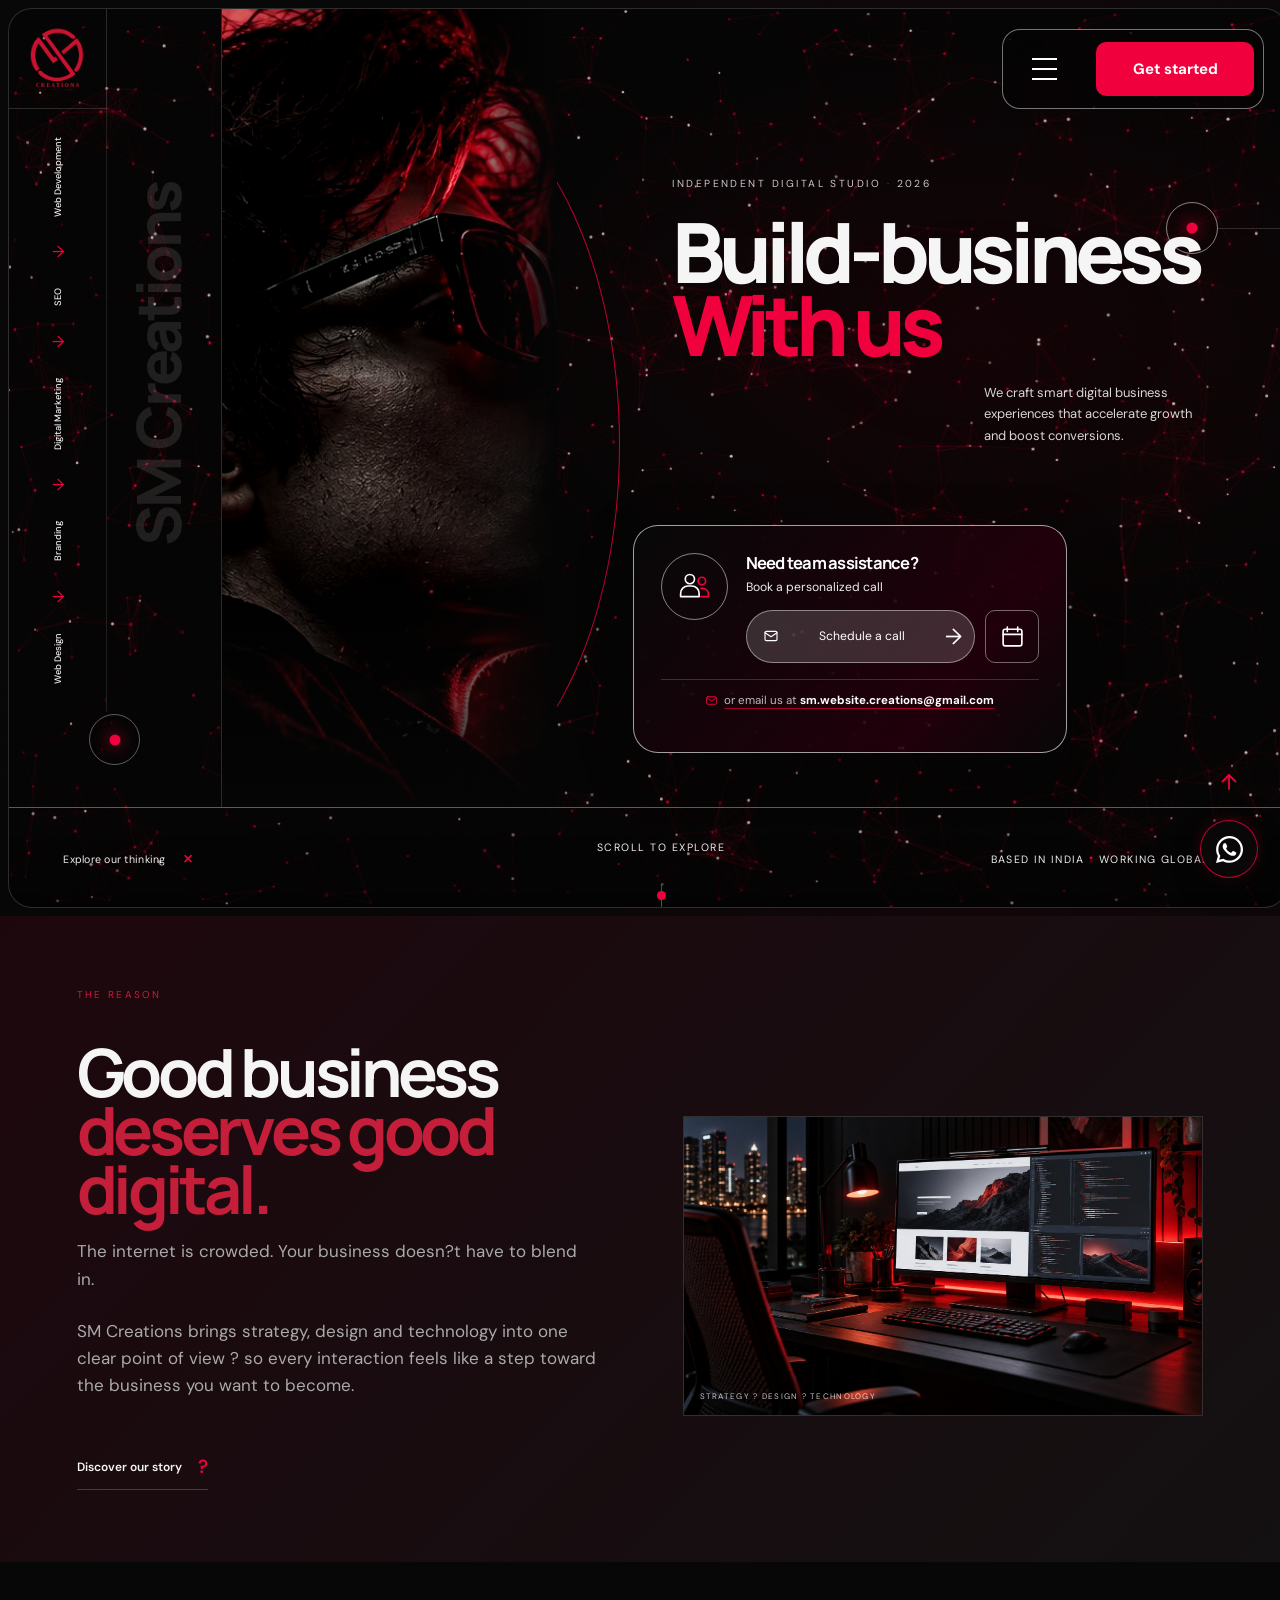
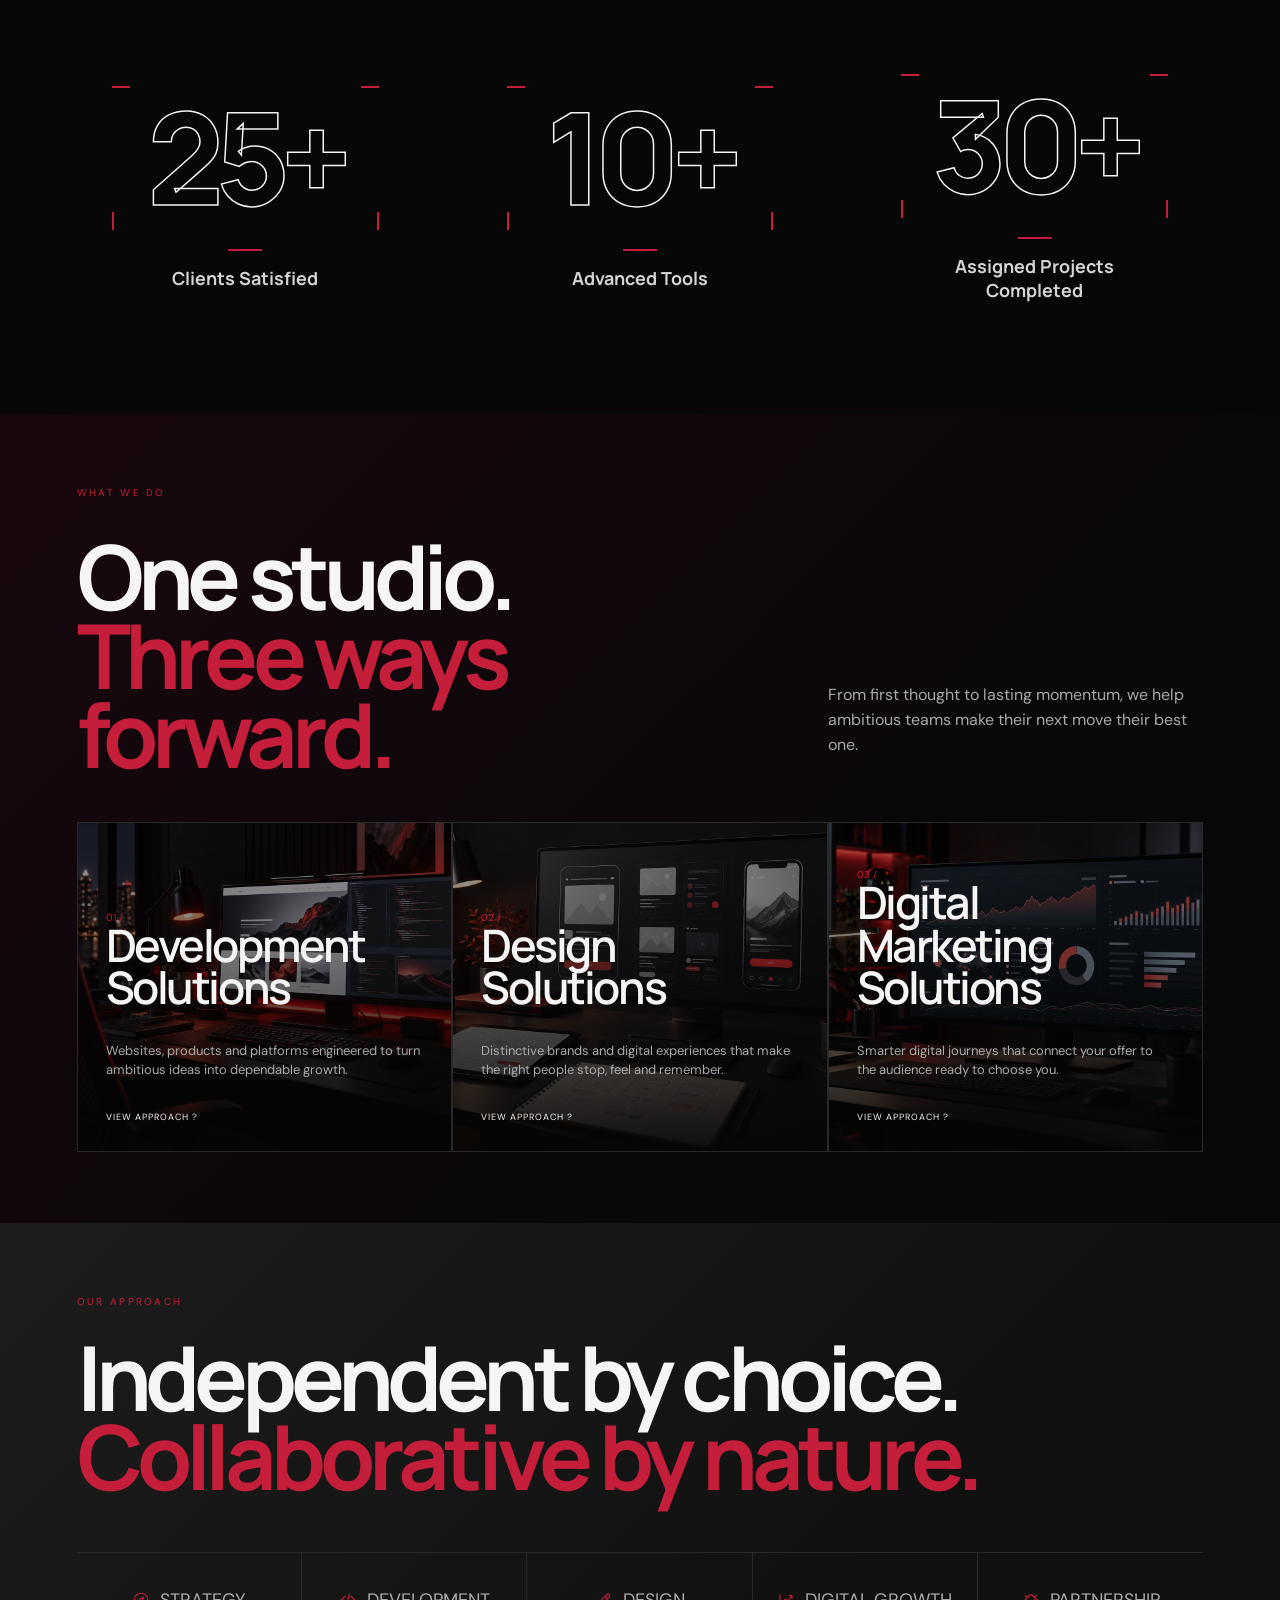
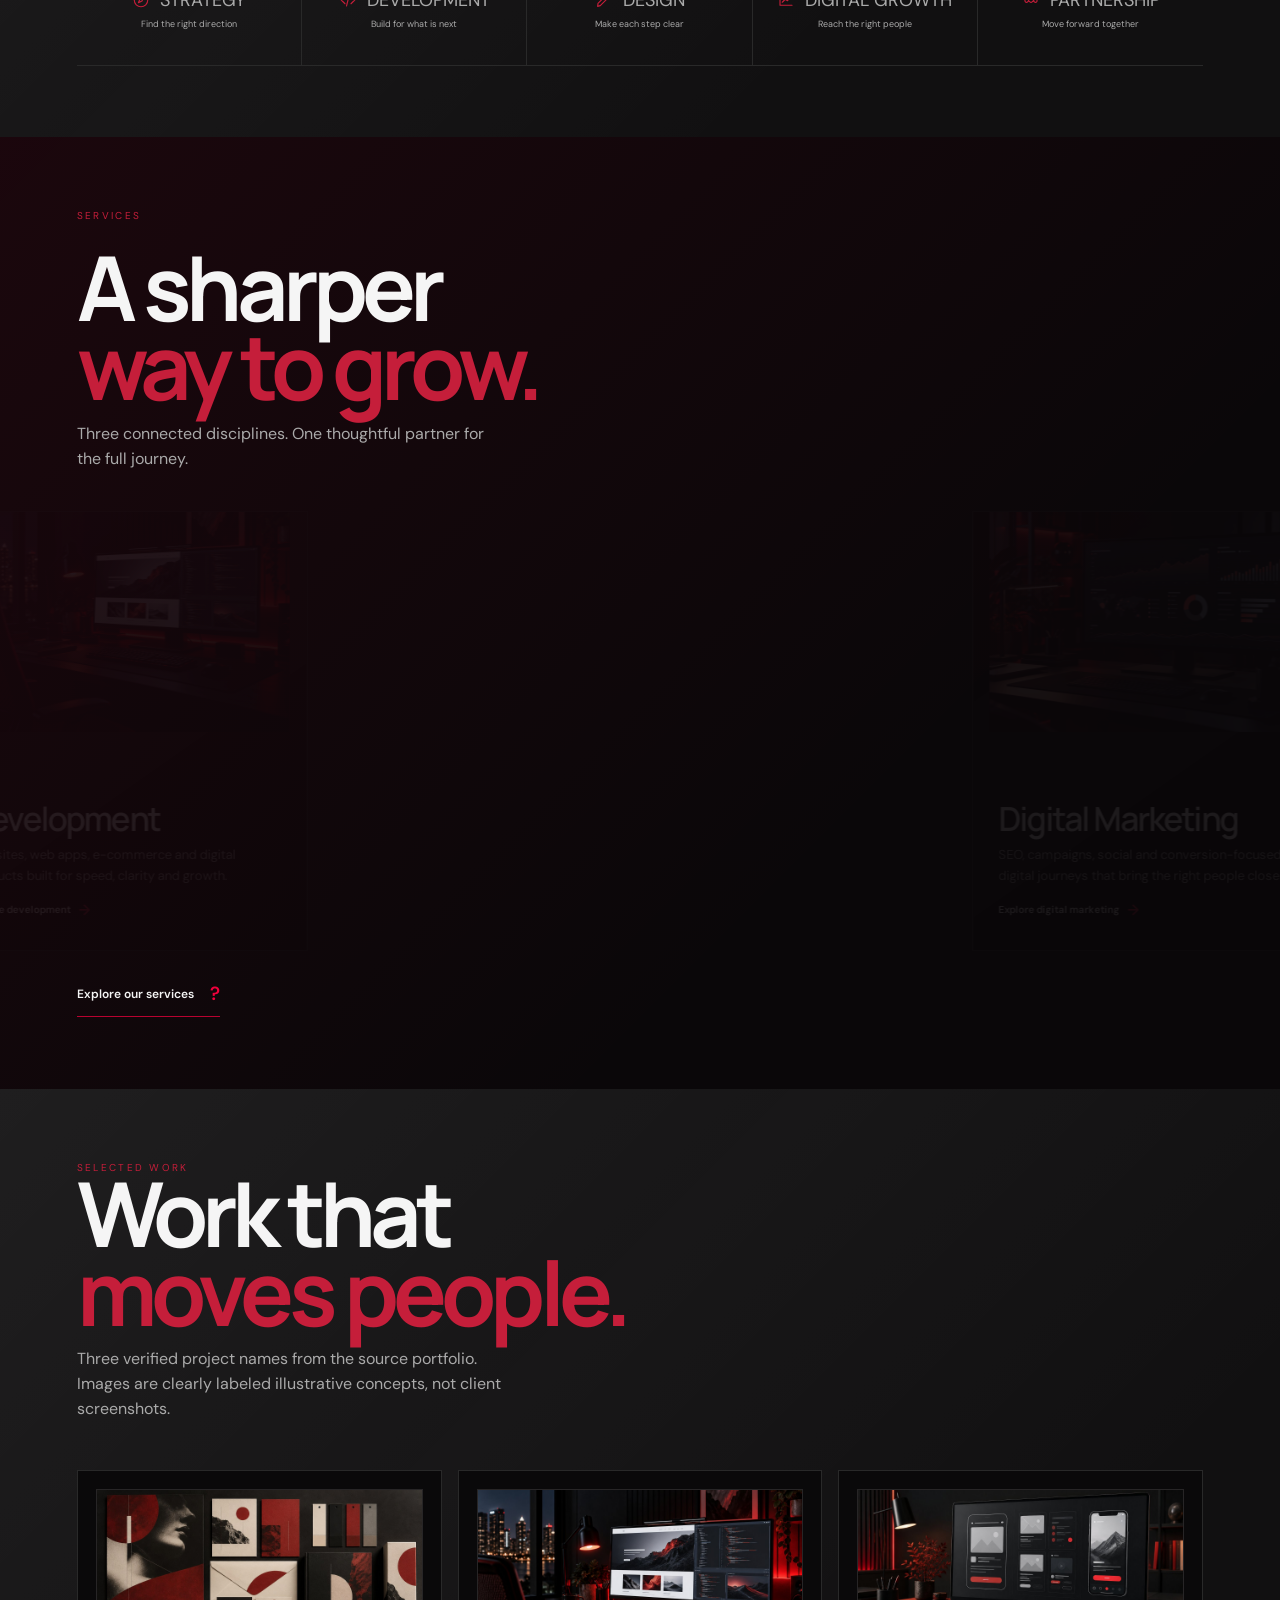
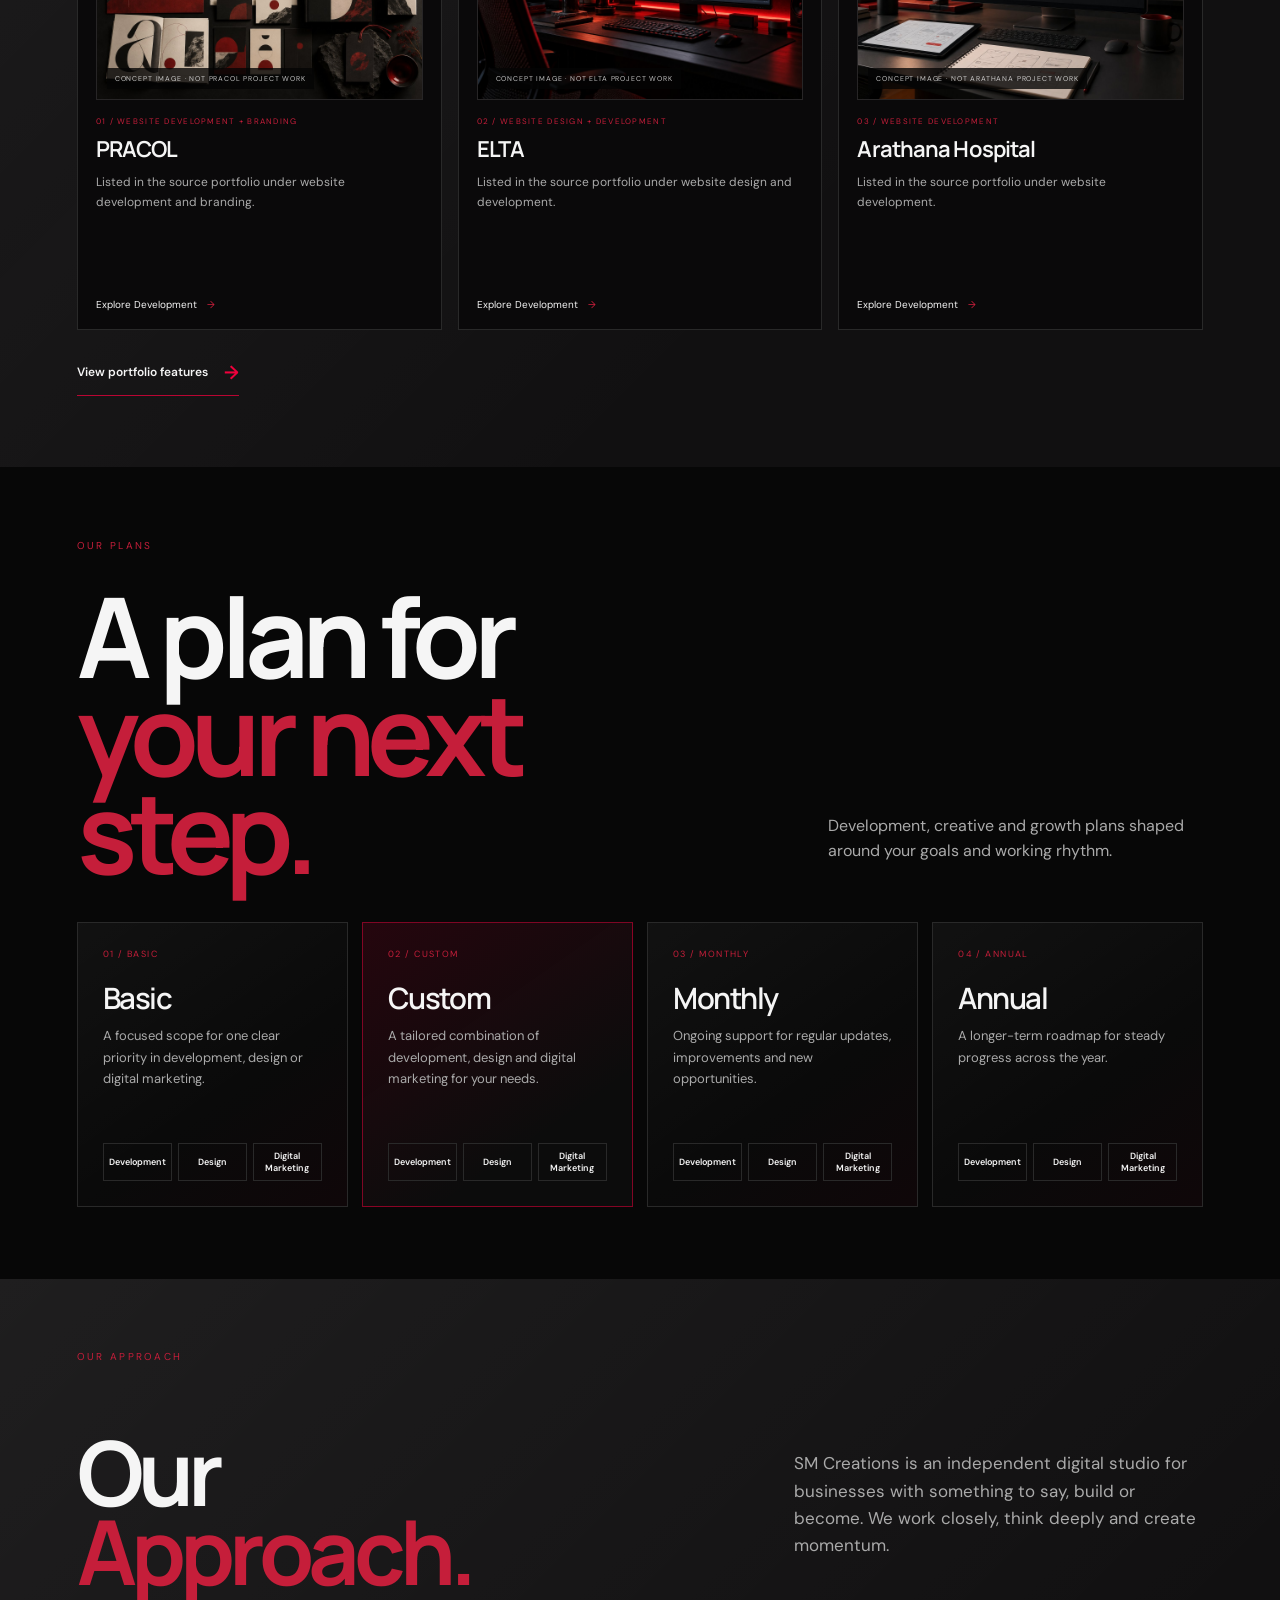
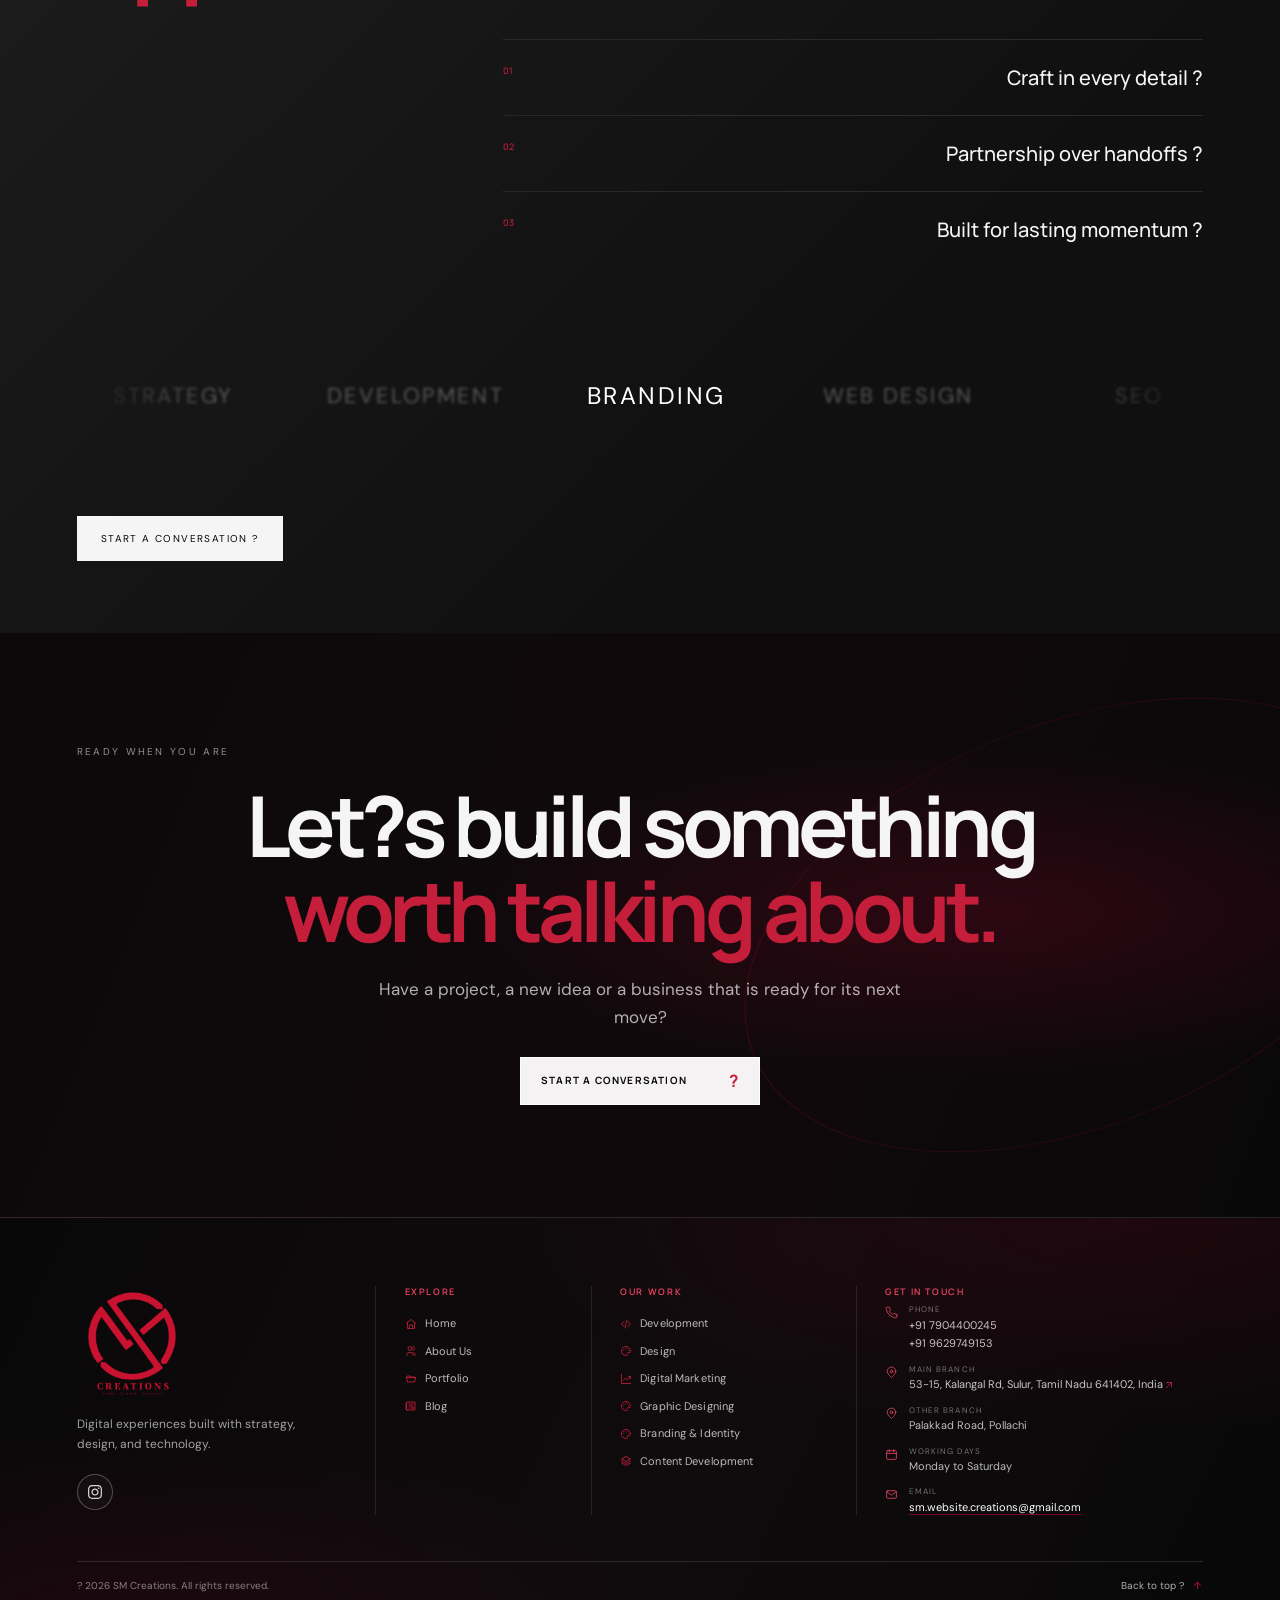
<file: index.html>
<!DOCTYPE html>
<html lang="en">
<head>
  <meta charset="UTF-8" />
  <meta name="viewport" content="width=device-width, initial-scale=1.0" />
  <meta name="description" content="SM Creations is an independent digital studio crafting high-quality digital work for ambitious businesses." />
  <title>SM Creations &mdash; High-quality Work</title>
  <link rel="preconnect" href="https://fonts.googleapis.com">
  <link rel="preconnect" href="https://fonts.gstatic.com" crossorigin>
  <link href="https://fonts.googleapis.com/css2?family=DM+Sans:wght@400;500;600;700&family=Manrope:wght@400;500;600;700;800&display=swap" rel="stylesheet">
  <link rel="stylesheet" href="style.css" />
  <link rel="stylesheet" href="hero.css" />
  <link rel="stylesheet" href="pages.css" />
</head>
<body class="home-page">
  <div class="cursor-glow" aria-hidden="true"></div>

  <header class="site-header" inert aria-hidden="true">
    <a class="brand" href="index.html#top" aria-label="SM Creations home">
      <img class="brand-logo-image" src="assets/sm-creations-logo.png" alt="SM Creations logo">
    </a>
    <nav class="primary-nav" aria-label="Main navigation">
      <a href="index.html#top" aria-current="page">HOME</a><a href="about.html">ABOUT US</a><a href="services.html">SERVICES</a><a href="portfolio.html">PORTFOLIO</a><a href="blog.html">BLOG</a><a href="contact.html">CONTACT US</a>
    </nav>
  </header>

  <div class="progress"><span id="progressBar"></span></div>

  <main id="top">
    <section class="hero section dark-section island-hero reference-hero" aria-labelledby="reference-hero-title">
      <canvas class="reference-particle-canvas" aria-hidden="true"></canvas>
      <aside class="reference-rail" aria-label="Studio and services">
        <a class="reference-logo" href="#top" aria-label="SM Creations home"><img src="assets/sm-creations-logo.png" alt="SM Creations logo"></a>
        <nav class="reference-services" aria-label="Our services">
          <a href="#services">Web Development</a><span>&rarr;</span><a href="#services">SEO</a><span>&rarr;</span><a href="#services">Digital Marketing</a><span>&rarr;</span><a href="#services">Branding</a><span>&rarr;</span><a href="#services">Web Design</a>
        </nav>
        <span class="reference-wordmark" aria-label="SM Creations"><span class="reference-wordmark-track" aria-hidden="true"><span>SM Creations</span><span class="reference-wordmark-separator"></span><span>SM Creations</span></span></span>
        <a class="reference-rail-dot" href="#work" aria-label="Explore selected work"></a>
      </aside>
      <div class="reference-portrait" aria-hidden="true"><img src="assets/hero-portrait-reference.jpg" alt="" fetchpriority="high"></div>
      <div class="reference-ring" aria-hidden="true"></div>
      <!-- <a class="reference-status" href="#contact"><span class="reference-pulse"></span>Available for New Projects</a> -->
      <div class="reference-controls">
        <button class="reference-menu-button" type="button" aria-label="Open navigation menu" aria-expanded="false" aria-controls="reference-menu"><span></span><span></span><span></span></button>
        <a class="reference-start-button" href="contact.html">Get started</a>
      </div>
      <div class="reference-menu" id="reference-menu" aria-hidden="true">
        <button class="reference-menu-close" type="button" aria-label="Close navigation menu">&times;</button>
        <p>SM Creations</p>
        <nav aria-label="Main navigation">
          <a href="index.html" aria-current="page">Home<span>&rarr;</span></a>
          <a href="about.html">About us<span>&rarr;</span></a>
          <a href="services.html">Services<span>&rarr;</span></a>
          <a href="portfolio.html">Portfolio<span>&rarr;</span></a>
          <a href="blog.html">Blog<span>&rarr;</span></a>
          <a href="contact.html">Contact us<span>&rarr;</span></a>
        </nav>
      </div>
      <a class="reference-orbit-link" href="#work" aria-label="Explore selected work"><span></span></a>
      <div class="reference-copy">
        <p class="reference-eyebrow">INDEPENDENT DIGITAL STUDIO <span>&middot;</span> <span id="currentYear">2026</span></p>
        <h1 id="reference-hero-title">Build-business<br><em>With us</em></h1>
      </div>
      <p class="reference-description">We craft smart digital business experiences that accelerate growth and boost conversions.</p>
      <aside class="reference-consult-card" aria-label="Book a personalized call">
        <span class="reference-team-icon" aria-hidden="true"><svg viewBox="0 0 40 40" fill="none"><circle cx="15" cy="12" r="5"/><path d="M5 31v-3.5a8 8 0 0 1 8-8h4a8 8 0 0 1 8 8V31H5Z"/><circle cx="28" cy="14" r="4" stroke="#f0003c"/><path d="M27 22h2a6 6 0 0 1 6 6v3h-8" stroke="#f0003c"/></svg></span>
        <div class="reference-consult-copy"><h2>Need team assistance?</h2><p>Book a personalized call</p>
          <div class="reference-book-actions">
            <a class="reference-schedule" href="mailto:sm.website.creations@gmail.com?subject=Schedule%20a%20personalized%20call">Schedule a call <span aria-hidden="true">&rarr;</span></a>
            <a class="reference-calendar" href="contact.html" aria-label="Go to contact page"><svg viewBox="0 0 24 24" fill="none" aria-hidden="true"><rect x="3" y="5" width="18" height="16" rx="2"/><path d="M7 3v4M17 3v4M3 10h18"/></svg></a>
          </div>
        </div>
        <a class="reference-email" href="mailto:sm.website.creations@gmail.com">or email us at <strong>sm.website.creations@gmail.com</strong></a>
      </aside>
      <footer class="reference-bottom-bar">
        <a href="#reason">Explore our thinking <span>&times;</span></a>
        <a class="reference-scroll-link" href="#reason">SCROLL TO EXPLORE<i aria-hidden="true"></i></a>
        <a class="reference-location" href="#contact">BASED IN INDIA <b>&middot;</b> WORKING GLOBALLY <span aria-hidden="true">&rarr;</span></a>
      </footer>
    </section>

    <section id="reason" class="section reason dark-section">
      <div class="section-label">THE REASON</div>
      <div class="reason-showcase">
        <div class="reason-showcase__copy">
          <h2>Good business<br><em>deserves good digital.</em></h2>
          <div class="body-copy">
            <p>The internet is crowded. Your business doesn?t have to blend in.</p>
            <p>SM Creations brings strategy, design and technology into one clear point of view ? so every interaction feels like a step toward the business you want to become.</p>
          </div>
          <a class="page-text-link" href="about.html">Discover our story <span aria-hidden="true">?</span></a>
        </div>
        <figure class="reason-showcase__visual"><img src="assets/images/web-development-service.jpg" alt="Responsive website and code editor displayed on a modern developer workstation" width="1536" height="1024" loading="lazy"><figcaption>STRATEGY ? DESIGN ? TECHNOLOGY</figcaption></figure>
      </div>
    </section>

    <section id="statistics" class="section stats-section dark-section" aria-label="SM Creations statistics">
      <article class="stats-card">
        <strong class="stats-card__number" data-target="25" role="img" aria-label="25 plus" tabindex="0">0+</strong>
        <span class="stats-card__accent" aria-hidden="true"></span>
        <h2 class="stats-card__label">Clients Satisfied</h2>
      </article>
      <article class="stats-card">
        <strong class="stats-card__number" data-target="10" role="img" aria-label="10 plus" tabindex="0">0+</strong>
        <span class="stats-card__accent" aria-hidden="true"></span>
        <h2 class="stats-card__label">Advanced Tools</h2>
      </article>
      <article class="stats-card">
        <strong class="stats-card__number" data-target="30" role="img" aria-label="30 plus" tabindex="0">0+</strong>
        <span class="stats-card__accent" aria-hidden="true"></span>
        <h2 class="stats-card__label">Assigned Projects Completed</h2>
      </article>
    </section>

    <section class="section solutions dark-section">
      <div class="section-label">WHAT WE DO</div>
      <div class="section-heading-row">
        <h2>One studio.<br><em>Three ways forward.</em></h2>
        <p>From first thought to lasting momentum, we help ambitious teams make their next move their best one.</p>
      </div>
      <div class="solution-grid">
        <article class="solution-card"><img class="solution-card__image" src="assets/images/web-development-service.jpg" alt="" width="1536" height="1024" loading="lazy"><span>01 /</span><h3>Development<br>Solutions</h3><p>Websites, products and platforms engineered to turn ambitious ideas into dependable growth.</p><a href="development.html">VIEW APPROACH ?</a></article>
        <article class="solution-card"><img class="solution-card__image" src="assets/images/ui-ux-design-service.jpg" alt="" width="1536" height="1024" loading="lazy"><span>02 /</span><h3>Design<br>Solutions</h3><p>Distinctive brands and digital experiences that make the right people stop, feel and remember.</p><a href="creative.html">VIEW APPROACH ?</a></article>
        <article class="solution-card"><img class="solution-card__image" src="assets/images/digital-growth-service.jpg" alt="" width="1536" height="1024" loading="lazy"><span>03 /</span><h3>Digital Marketing<br>Solutions</h3><p>Smarter digital journeys that connect your offer to the audience ready to choose you.</p><a href="growth.html">VIEW APPROACH ?</a></article>
      </div>
    </section>

    <section class="section clients dark-section">
      <div class="section-label">OUR APPROACH</div>
      <h2>Independent by choice.<br><em>Collaborative by nature.</em></h2>
      <div class="client-grid">
        <span><span class="discipline-heading"><svg class="discipline-icon" viewBox="0 0 24 24" aria-hidden="true"><circle cx="12" cy="12" r="9"/><path d="m15.5 8.5-2.2 4.8-4.8 2.2 2.2-4.8 4.8-2.2Z"/></svg>STRATEGY</span><small class="discipline-brief">Find the right direction</small></span><span><span class="discipline-heading"><svg class="discipline-icon" viewBox="0 0 24 24" aria-hidden="true"><path d="m8 7-5 5 5 5M16 7l5 5-5 5M14 4l-4 16"/></svg>DEVELOPMENT</span><small class="discipline-brief">Build for what is next</small></span><span><span class="discipline-heading"><svg class="discipline-icon" viewBox="0 0 24 24" aria-hidden="true"><path d="m4 16.5 11.8-11.8a2.1 2.1 0 0 1 3 3L7 19.5 3.5 20.5 4 16.5Z"/><path d="m13.5 7.2 3.3 3.3"/></svg>DESIGN</span><small class="discipline-brief">Make each step clear</small></span><span><span class="discipline-heading"><svg class="discipline-icon" viewBox="0 0 24 24" aria-hidden="true"><path d="M4 19V5M4 19h16M7 15l4-4 3 2 6-7M16 6h4v4"/></svg>DIGITAL GROWTH</span><small class="discipline-brief">Reach the right people</small></span><span><span class="discipline-heading"><svg class="discipline-icon" viewBox="0 0 24 24" aria-hidden="true"><path d="m8.5 12.5 2 2a2.1 2.1 0 0 0 3 0l3-3M8 8l-3.5 3.5a2.1 2.1 0 0 0 3 3L9 13M16 8l3.5 3.5a2.1 2.1 0 0 1-3 3L15 13M8 8l2-2a2.8 2.8 0 0 1 4 0l2 2M7 8l-2-2M17 8l2-2"/></svg>PARTNERSHIP</span><small class="discipline-brief">Move forward together</small></span>
      </div>
    </section>

    <section id="services" class="section services dark-section">
      <div class="section-label">SERVICES</div>
      <h2>A sharper<br><em>way to grow.</em></h2>
      <p class="large-copy">Three connected disciplines. One thoughtful partner for the full journey.</p>
      <div class="service-list">
        <article class="service-list__card service-list__card--left"><div class="service-list__visual"><img src="assets/images/web-development-service.jpg" alt="" width="1536" height="1024" loading="lazy"></div><div class="service-list__body"><span></span><h3>Development</h3><p>Websites, web apps, e-commerce and digital products built for speed, clarity and growth.</p><a class="service-detail-link" href="development.html">Explore development <span aria-hidden="true">&#8594;</span></a></div></article>
        <article class="service-list__card service-list__card--center"><div class="service-list__visual"><img src="assets/images/ui-ux-design-service.jpg" alt="" width="1536" height="1024" loading="lazy"></div><div class="service-list__body"><span></span><h3>Design</h3><p>Brand identity, UI/UX and visual systems that give your business a distinctive digital expression.</p><a class="service-detail-link" href="creative.html">Explore design <span aria-hidden="true">&#8594;</span></a></div></article>
        <article class="service-list__card service-list__card--right"><div class="service-list__visual"><img src="assets/images/digital-growth-service.jpg" alt="" width="1536" height="1024" loading="lazy"></div><div class="service-list__body"><span></span><h3>Digital Marketing</h3><p>SEO, campaigns, social and conversion-focused digital journeys that bring the right people closer.</p><a class="service-detail-link" href="growth.html">Explore digital marketing <span aria-hidden="true">&#8594;</span></a></div></article>
      </div>
      <a class="page-text-link" href="services.html">Explore our services <span aria-hidden="true">?</span></a>
    </section>

    <section id="work" class="section work dark-section">
      <div class="section-label">SELECTED WORK</div>
      <h2>Work that<br><em>moves people.</em></h2>
      <p class="large-copy">Three verified project names from the source portfolio. Images are clearly labeled illustrative concepts, not client screenshots.</p>
      <div class="work-grid">
        <article class="work-card"><figure class="work-card__visual"><img src="assets/images/portfolio-branding-concept.jpg" alt="Illustrative identity concept; not an image of PRACOL work." width="1536" height="1024" loading="lazy"><figcaption>CONCEPT IMAGE &#183; NOT PRACOL PROJECT WORK</figcaption></figure><span class="work-card__category">01 / WEBSITE DEVELOPMENT + BRANDING</span><h3>PRACOL</h3><p>Listed in the source portfolio under website development and branding.</p><a href="development.html">Explore Development <span aria-hidden="true">&#8594;</span></a></article>
        <article class="work-card"><figure class="work-card__visual"><img src="assets/images/web-development-service.jpg" alt="Illustrative website interface concept; not an image of ELTA work." width="1536" height="1024" loading="lazy"><figcaption>CONCEPT IMAGE &#183; NOT ELTA PROJECT WORK</figcaption></figure><span class="work-card__category">02 / WEBSITE DESIGN + DEVELOPMENT</span><h3>ELTA</h3><p>Listed in the source portfolio under website design and development.</p><a href="development.html">Explore Development <span aria-hidden="true">&#8594;</span></a></article>
        <article class="work-card"><figure class="work-card__visual"><img src="assets/images/ui-ux-design-service.jpg" alt="Illustrative website interface concept; not an image of Arathana Hospital work." width="1536" height="1024" loading="lazy"><figcaption>CONCEPT IMAGE &#183; NOT ARATHANA PROJECT WORK</figcaption></figure><span class="work-card__category">03 / WEBSITE DEVELOPMENT</span><h3>Arathana Hospital</h3><p>Listed in the source portfolio under website development.</p><a href="development.html">Explore Development <span aria-hidden="true">&#8594;</span></a></article>
      </div>
      <a class="page-text-link" href="portfolio.html">View portfolio features <span aria-hidden="true">&#8594;</span></a>
    </section>

    <section id="plans" class="section plans dark-section" aria-labelledby="plans-title">
      <div class="section-label">OUR PLANS</div>
      <div class="section-heading-row"><h2 id="plans-title">A plan for<br><em>your next step.</em></h2><p>Development, creative and growth plans shaped around your goals and working rhythm.</p></div>
      <div class="plan-grid">
        <article class="plan-card"><span class="plan-card__index">01 / BASIC</span><h3>Basic</h3><p>A focused scope for one clear priority in development, design or digital marketing.</p><nav class="plan-card__links" aria-label="Basic plan services"><a href="development.html">Development</a><a href="creative.html">Design</a><a href="growth.html">Digital Marketing</a></nav></article>
        <article class="plan-card plan-card--featured"><span class="plan-card__index">02 / CUSTOM</span><h3>Custom</h3><p>A tailored combination of development, design and digital marketing for your needs.</p><nav class="plan-card__links" aria-label="Custom plan services"><a href="development.html">Development</a><a href="creative.html">Design</a><a href="growth.html">Digital Marketing</a></nav></article>
        <article class="plan-card"><span class="plan-card__index">03 / MONTHLY</span><h3>Monthly</h3><p>Ongoing support for regular updates, improvements and new opportunities.</p><nav class="plan-card__links" aria-label="Monthly plan services"><a href="development.html">Development</a><a href="creative.html">Design</a><a href="growth.html">Digital Marketing</a></nav></article>
        <article class="plan-card"><span class="plan-card__index">04 / ANNUAL</span><h3>Annual</h3><p>A longer-term roadmap for steady progress across the year.</p><nav class="plan-card__links" aria-label="Annual plan services"><a href="development.html">Development</a><a href="creative.html">Design</a><a href="growth.html">Digital Marketing</a></nav></article>
      </div>
    </section>

    <section class="section partnership dark-section">
      <div class="section-label">OUR APPROACH</div>
      <div class="two-col"><h2>Our<br><em>Approach.</em></h2><p class="body-copy">SM Creations is an independent digital studio for businesses with something to say, build or become. We work closely, think deeply and create momentum.</p></div>
      <div class="partnership-list"><div><span>01</span> Craft in every detail ?</div><div><span>02</span> Partnership over handoffs ?</div><div><span>03</span> Built for lasting momentum ?</div></div>
      <div class="brand-marquee" aria-label="Studio disciplines">
        <div class="brand-marquee__track" aria-live="polite">
          <div class="brand-logo"><span>STRATEGY</span></div><div class="brand-logo"><span>DEVELOPMENT</span></div>
          <div class="brand-logo"><span>BRANDING</span></div><div class="brand-logo"><span>WEB DESIGN</span></div>
          <div class="brand-logo"><span>SEO</span></div><div class="brand-logo"><span>DIGITAL MARKETING</span></div>
          <div class="brand-logo"><span>UI / UX</span></div><div class="brand-logo"><span>PARTNERSHIP</span></div>
          <div class="brand-logo"><span>WEB APPS</span></div><div class="brand-logo"><span>ECOMMERCE</span></div>
        </div>
      </div>
      <a class="cta-button" href="contact.html">START A CONVERSATION ?</a>
    </section>

    <section id="contact" class="section contact dark-section home-closing-cta" aria-labelledby="home-closing-cta-title">
      <div class="section-label">READY WHEN YOU ARE</div>
      <div class="home-closing-cta__content">
        <h2 id="home-closing-cta-title">Let?s build something<br><em>worth talking about.</em></h2>
        <p class="large-copy">Have a project, a new idea or a business that is ready for its next move?</p>
        <a class="home-closing-cta__button" href="contact.html">START A CONVERSATION <span aria-hidden="true">?</span></a>
      </div>
    </section>
  </main>

  <footer class="site-footer dark-section">
  <div class="site-footer__inner">
    <div class="site-footer__brand-block">
      <a class="site-footer__brand" href="index.html#top" aria-label="SM Creations home"><img src="assets/sm-creations-logo.png" alt="SM Creations logo"></a>
      <p class="site-footer__summary">Digital experiences built with strategy, design, and technology.</p>
    </div>
    <nav class="site-footer__group site-footer__explore" aria-label="Explore">
      <p class="site-footer__label">EXPLORE</p>
      <a href="index.html">Home</a><a href="about.html">About Us</a><a href="portfolio.html">Portfolio</a><a href="blog.html">Blog</a>
    </nav>
    <nav class="site-footer__group site-footer__work" aria-label="Our Work">
      <p class="site-footer__label">OUR WORK</p>
      <a href="development.html">Development</a><a href="creative.html">Design</a><a href="growth.html">Digital Marketing</a><a href="creative.html">Graphic Designing</a><a href="creative.html">Branding &amp; Identity</a><a href="services.html">Content Development</a>
    </nav>
    <div class="site-footer__group site-footer__connect">
      <p class="site-footer__label">GET IN TOUCH</p>
      <ul class="site-footer__contact-list">
        <li><svg class="site-footer__contact-icon" viewBox="0 0 24 24" aria-hidden="true"><path d="M22 16.92v3a2 2 0 0 1-2.18 2 19.8 19.8 0 0 1-8.63-3.07 19.5 19.5 0 0 1-6-6A19.8 19.8 0 0 1 2.12 4.2 2 2 0 0 1 4.11 2h3a2 2 0 0 1 2 1.72c.12.9.33 1.78.63 2.62a2 2 0 0 1-.45 2.11L8 9.74a16 16 0 0 0 6 6l1.29-1.29a2 2 0 0 1 2.11-.45c.84.3 1.72.51 2.62.63A2 2 0 0 1 22 16.92Z"/></svg><span class="site-footer__contact-value"><small>Phone</small><a href="tel:+917904400245">+91 7904400245</a><a href="tel:+919629749153">+91 9629749153</a></span></li>
        <li><svg class="site-footer__contact-icon" viewBox="0 0 24 24" aria-hidden="true"><path d="M20 10c0 5-8 11-8 11S4 15 4 10a8 8 0 1 1 16 0Z"/><circle cx="12" cy="10" r="2.5"/></svg><span class="site-footer__contact-value"><small>Main branch</small><a class="site-footer__contact-link" href="https://maps.app.goo.gl/ykGMoq9PeQU4YSgS9?g_st=ac" target="_blank" rel="noopener noreferrer">53-15, Kalangal Rd, Sulur, Tamil Nadu 641402, India</a></span></li>
        <li><svg class="site-footer__contact-icon" viewBox="0 0 24 24" aria-hidden="true"><path d="M20 10c0 5-8 11-8 11S4 15 4 10a8 8 0 1 1 16 0Z"/><circle cx="12" cy="10" r="2.5"/></svg><span class="site-footer__contact-value"><small>Other branch</small><span>Palakkad Road, Pollachi</span></span></li>
        <li><svg class="site-footer__contact-icon" viewBox="0 0 24 24" aria-hidden="true"><rect x="3" y="5" width="18" height="16" rx="2"/><path d="M16 3v4M8 3v4M3 10h18"/></svg><span class="site-footer__contact-value"><small>Working days</small><span>Monday to Saturday</span></span></li>
        <li><svg class="site-footer__contact-icon" viewBox="0 0 24 24" aria-hidden="true"><rect x="3" y="5" width="18" height="14" rx="2"/><path d="m3 7 9 6 9-6"/></svg><span class="site-footer__contact-value"><small>Email</small><a class="site-footer__email" href="mailto:sm.website.creations@gmail.com">sm.website.creations@gmail.com</a></span></li>
      </ul>
    </div>
    <div class="site-footer__bottom"><span>? 2026 SM Creations. All rights reserved.</span><a href="#top">Back to top ?</a></div>
  </div>
</footer>

  <script src="script.js"></script>
  <script src="social-links.js" defer></script>
<script src="pages.js" defer></script>
</body>
</html>
</file>
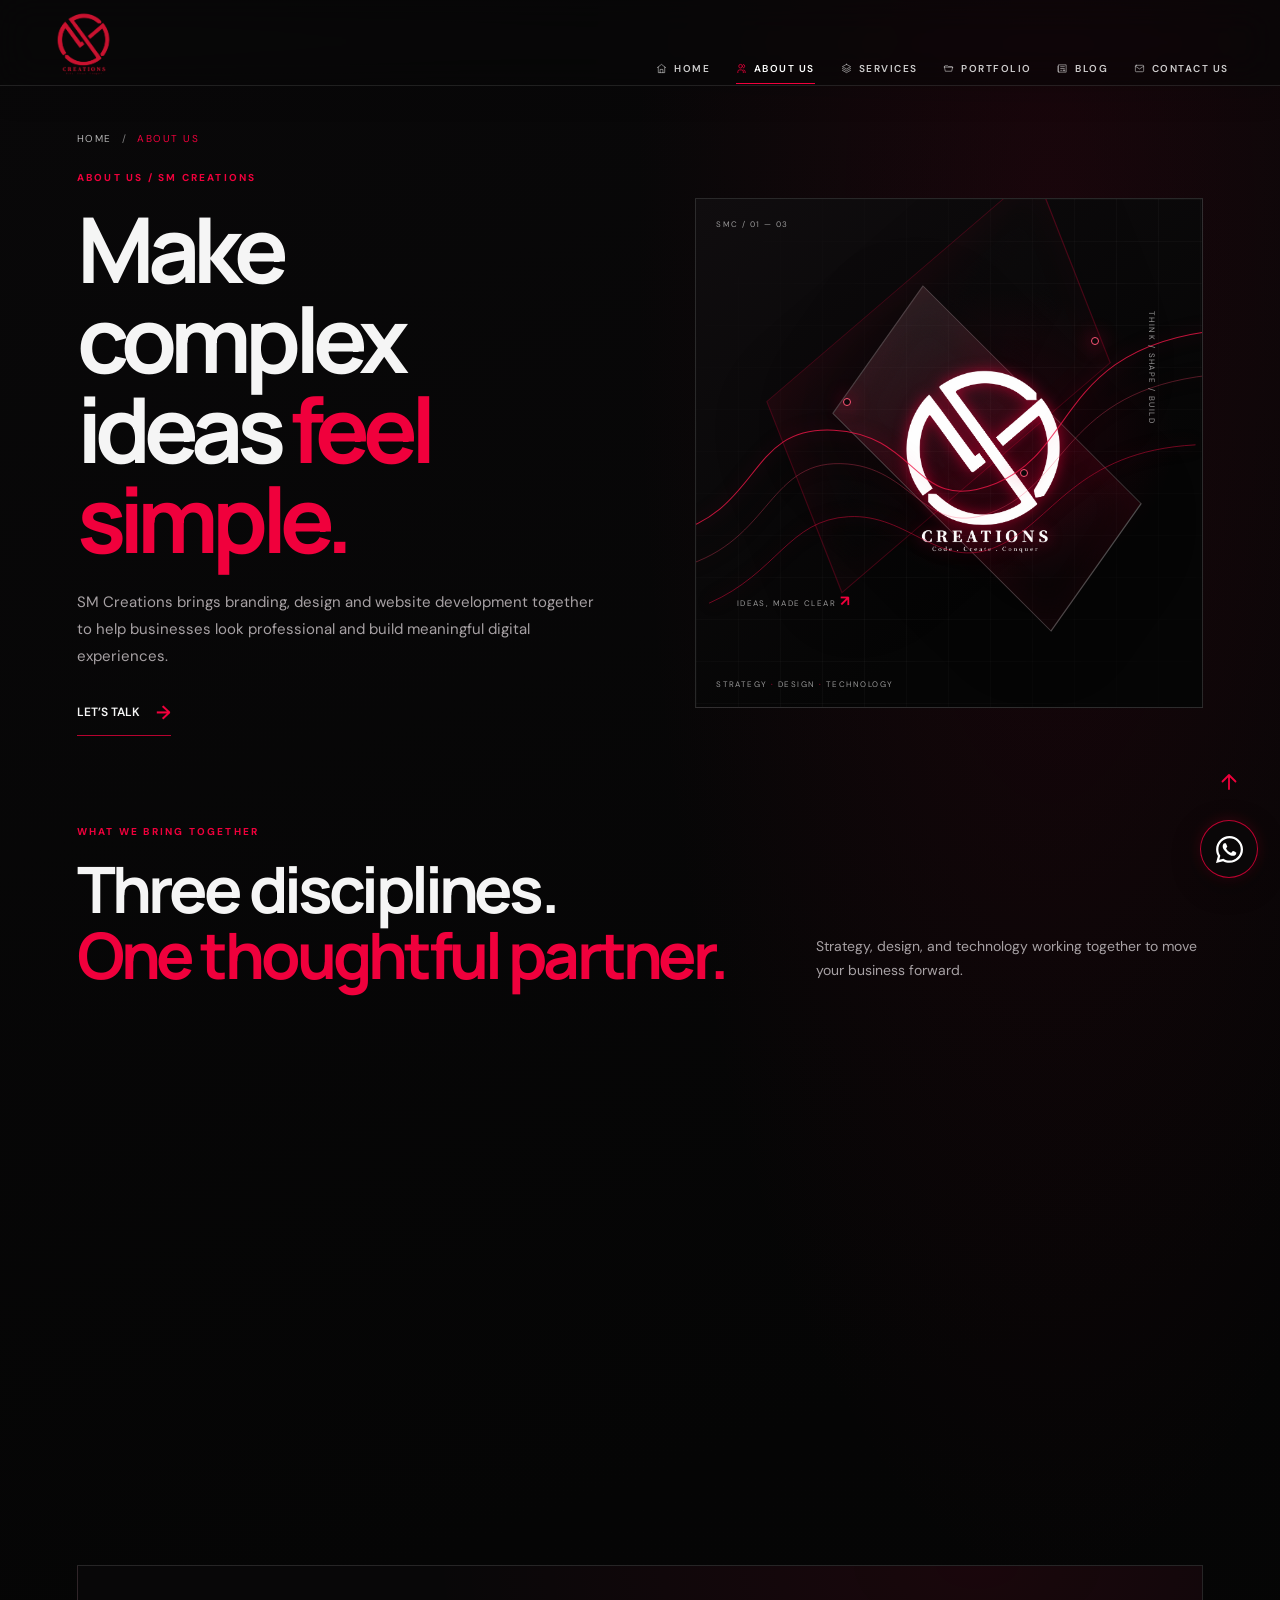
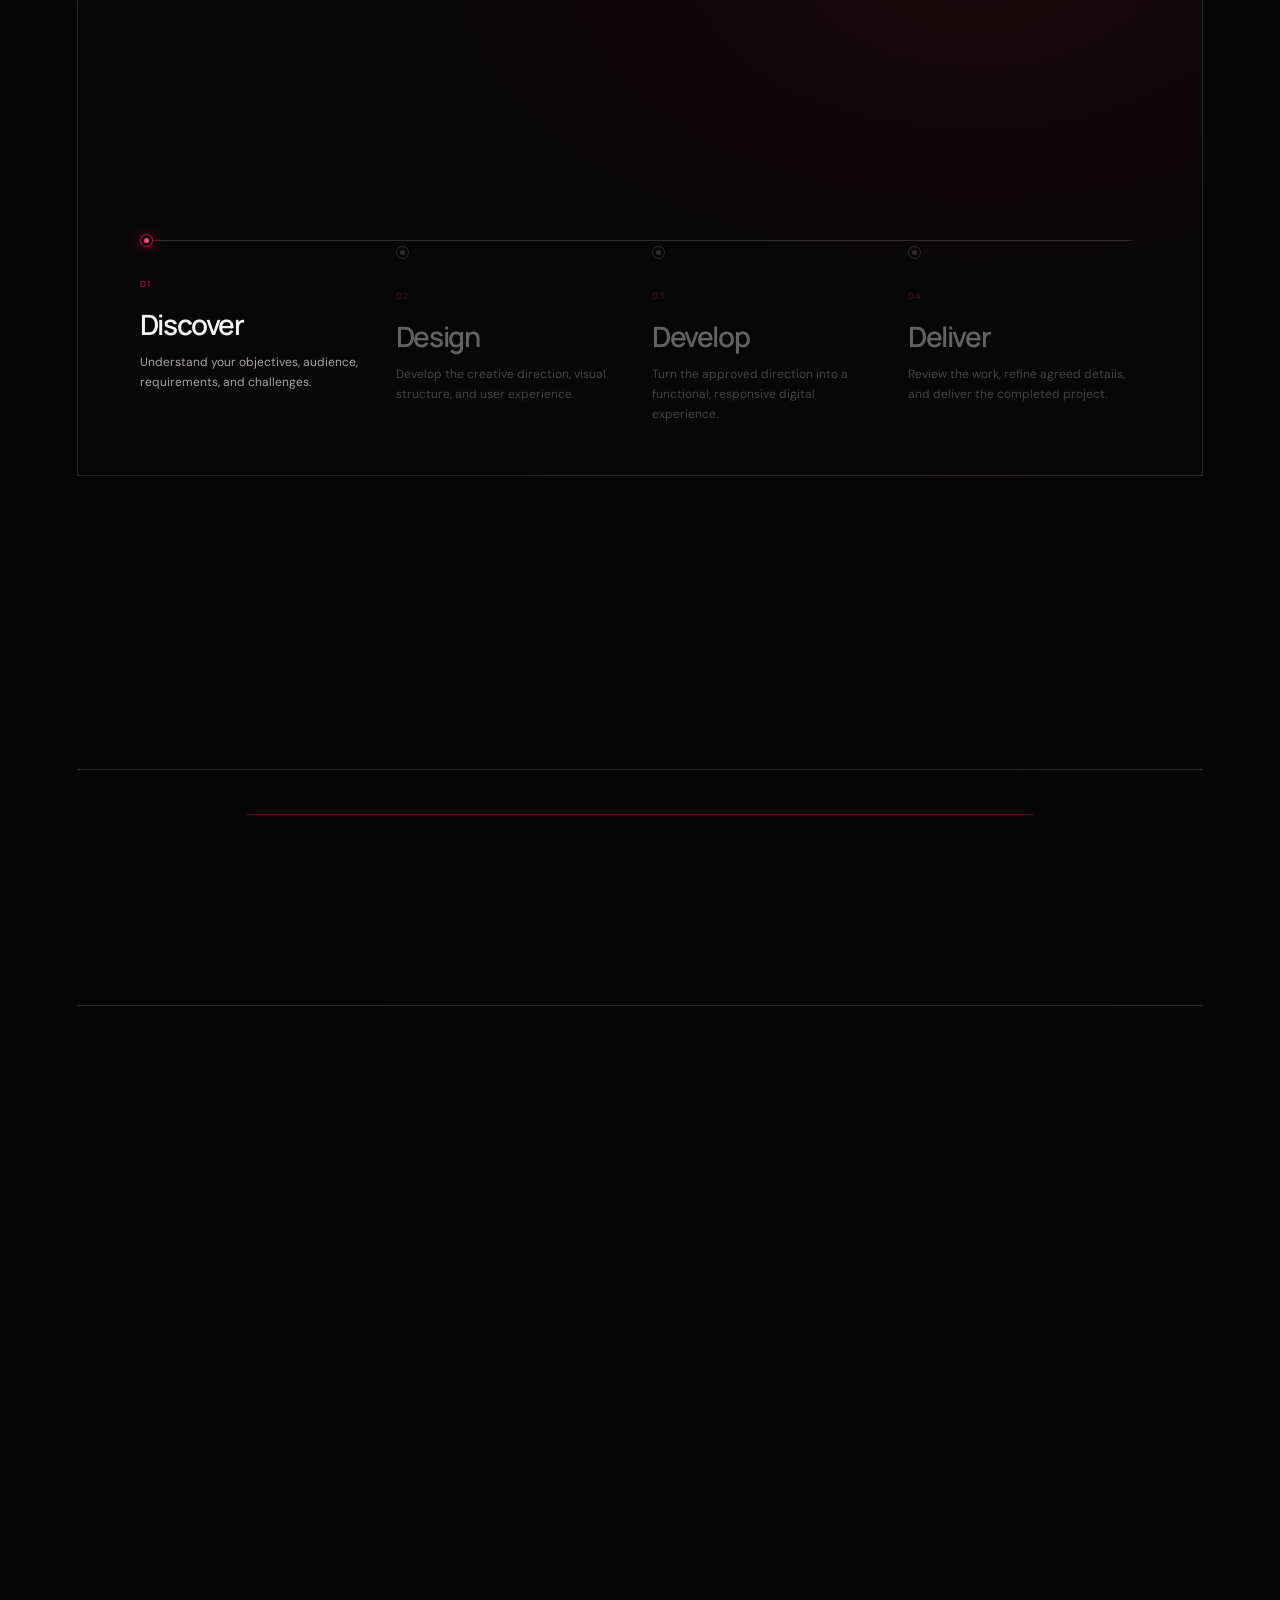
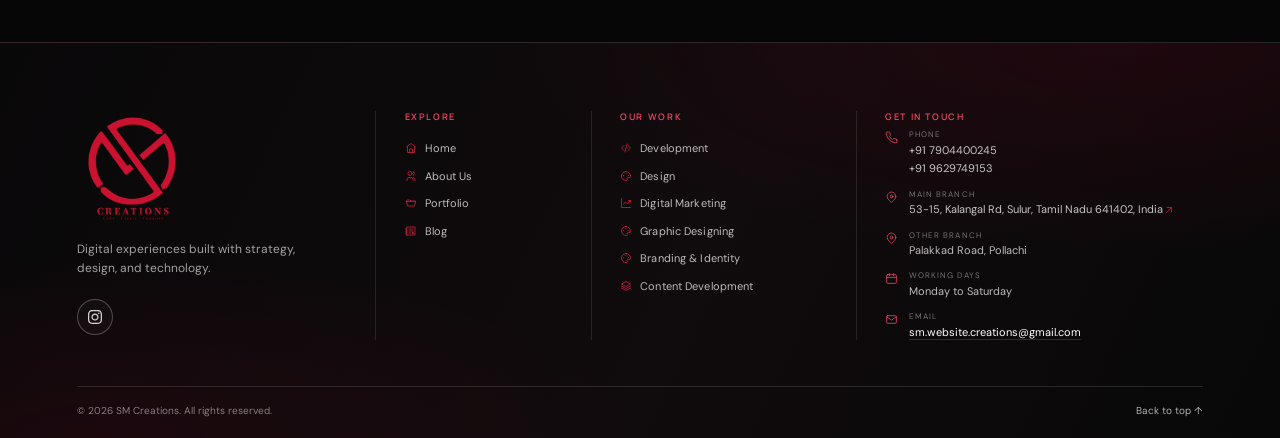
<file: about.html>
<!doctype html>
<html lang="en">
<head>
  <meta charset="utf-8">
  <meta name="viewport" content="width=device-width, initial-scale=1">
  <meta name="description" content="Discover how SM Creations brings branding, design and website development together to make complex ideas simple.">
  <title>About Us — SM Creations</title>
  <link rel="preconnect" href="https://fonts.googleapis.com">
  <link rel="preconnect" href="https://fonts.gstatic.com" crossorigin>
  <link href="https://fonts.googleapis.com/css2?family=DM+Sans:wght@400;500;600;700&family=Manrope:wght@400;500;600;700;800&display=swap" rel="stylesheet">
  <link rel="stylesheet" href="style.css">
  <link rel="stylesheet" href="hero.css">
  <link rel="stylesheet" href="pages.css">
</head>
<body class="inner-page about-page">
  <header class="site-header">
    <a class="brand" href="index.html#top" aria-label="SM Creations home"><img class="brand-logo-image" src="assets/sm-creations-logo.png" alt="SM Creations"></a>
    <nav class="primary-nav" aria-label="Main navigation"><a href="index.html">HOME</a><a href="about.html" aria-current="page">ABOUT US</a><a href="services.html">SERVICES</a><a href="portfolio.html">PORTFOLIO</a><a href="blog.html">BLOG</a><a href="contact.html">CONTACT US</a></nav>
    <button class="page-menu-toggle" type="button" aria-label="Open navigation menu" aria-expanded="false" aria-controls="page-mobile-nav"><svg viewBox="0 0 24 24" aria-hidden="true"><path d="M4 7h16M4 12h16M4 17h16"/></svg></button>
    <nav class="page-mobile-nav" id="page-mobile-nav" aria-label="Mobile navigation" aria-hidden="true"><a href="index.html">HOME</a><a href="about.html" aria-current="page">ABOUT US</a><a href="services.html">SERVICES</a><a href="portfolio.html">PORTFOLIO</a><a href="blog.html">BLOG</a><a href="contact.html">CONTACT US</a></nav>
  </header>
  <main class="inner-main" id="top">
    <nav class="page-breadcrumbs" aria-label="Breadcrumb"><a href="index.html">Home</a><span aria-hidden="true">/</span><span aria-current="page">About us</span></nav>

    <section class="about-page-hero" aria-labelledby="about-title">
      <div class="about-page-copy" data-reveal>
        <p class="page-kicker">ABOUT US / SM Creations</p>
        <h1 id="about-title">Make complex ideas <em>feel simple.</em></h1>
        <p class="page-lede">SM Creations brings branding, design and website development together to help businesses look professional and build meaningful digital experiences.</p>
        <a class="page-text-link" href="contact.html">LET’S TALK <span aria-hidden="true">→</span></a>
      </div>
      <figure class="about-art" data-reveal aria-label="Abstract composition of crimson lines, connected forms and technical grids representing strategy, design and development">
        <span class="about-art__index" aria-hidden="true">SMC / 01 — 03</span>
        <span class="about-art__grid" aria-hidden="true"></span>
        <span class="about-art__plane about-art__plane--back" aria-hidden="true"></span>
        <span class="about-art__plane about-art__plane--front" aria-hidden="true"></span>
        <span class="about-art__logo" aria-hidden="true"><img src="assets/sm-creations-logo.png" alt="" width="1254" height="1254" loading="lazy"></span>
        <svg class="about-art__trails" viewBox="0 0 620 480" fill="none" aria-hidden="true"><path d="M-35 340C82 311 62 206 169 212s98 106 199 65 76-170 280-188"/><path d="M-28 382C91 355 85 251 177 253s102 97 192 57 86-153 278-167"/><path d="M16 424c84-37 97-102 171-106s111 67 181 37 96-117 244-125"/></svg>
        <span class="about-art__node about-art__node--one" aria-hidden="true"></span><span class="about-art__node about-art__node--two" aria-hidden="true"></span><span class="about-art__node about-art__node--three" aria-hidden="true"></span>
        <span class="about-art__word about-art__word--top" aria-hidden="true">THINK / SHAPE / BUILD</span><span class="about-art__word about-art__word--bottom" aria-hidden="true">IDEAS, MADE CLEAR <b>↗</b></span>
        <figcaption>STRATEGY <i>·</i> DESIGN <i>·</i> TECHNOLOGY</figcaption>
      </figure>
    </section>

    <section class="about-section about-reasons" aria-labelledby="about-reasons-title">
      <div class="about-section__heading" data-reveal><div><p class="page-kicker">WHAT WE BRING TOGETHER</p><h2 class="page-section-title" id="about-reasons-title">Three disciplines.<br><em>One thoughtful partner.</em></h2></div><p>Strategy, design, and technology working together to move your business forward.</p></div>
      <div class="about-principles">
        <article class="about-principle" data-reveal><div class="about-visual about-visual--strategy" aria-hidden="true"><span class="strategy-orbit strategy-orbit--one"></span><span class="strategy-orbit strategy-orbit--two"></span><span class="strategy-core">01</span><i class="strategy-point strategy-point--one"></i><i class="strategy-point strategy-point--two"></i><i class="strategy-point strategy-point--three"></i><span class="visual-caption">FIND THE SIGNAL</span></div><div class="about-principle__copy"><span>01 / STRATEGY</span><h3>Start with the why.</h3><p>We work to understand your goals, audience, and challenges, then define a clear digital direction.</p></div></article>
        <article class="about-principle" data-reveal><div class="about-visual about-visual--design" aria-hidden="true"><span class="design-sheet design-sheet--back">Aa</span><span class="design-sheet design-sheet--front"><i>STUDIO NOTES / 01</i><b>Make room<br>for clarity.</b><em></em><small>TYPE / FORM / FEEL</small></span><span class="visual-caption">GIVE IDEAS A FORM</span></div><div class="about-principle__copy"><span>02 / DESIGN</span><h3>Make meaning visible.</h3><p>We create distinctive visual identities and intuitive digital experiences that communicate your brand clearly.</p></div></article>
        <article class="about-principle" data-reveal><div class="about-visual about-visual--technology" aria-hidden="true"><span class="tech-window"><i>EXPERIENCE / RESPONSIVE</i><b><em>&lt;</em> clarity <em>/&gt;</em></b><small><span>01</span> thoughtful structure<br><span>02</span> fluid layouts<br><span>03</span> useful interactions</small></span><span class="tech-connector"></span><span class="tech-module tech-module--one">WEB</span><span class="tech-module tech-module--two">UI</span><span class="tech-module tech-module--three">MOB</span><span class="visual-caption">BUILD FOR REAL USE</span></div><div class="about-principle__copy"><span>03 / TECHNOLOGY</span><h3>Make it work beautifully.</h3><p>We build practical digital experiences with a focus on usability, responsiveness, performance, and reliability.</p></div></article>
      </div>
    </section>

    <section class="about-section about-process" data-about-process aria-labelledby="about-process-title">
      <div class="about-section__heading" data-reveal><div><p class="page-kicker">A CLEAR WAY FORWARD</p><h2 class="page-section-title" id="about-process-title">From first idea to<br><em>finished experience.</em></h2></div><p>A considered process that brings business goals, creative thinking, and technology together.</p></div>
      <div class="about-timeline" aria-label="Our process, from discovery through delivery"><span class="about-timeline__rail" aria-hidden="true"><i></i></span>
        <ol>
          <li class="about-stage is-current"><span class="about-stage__marker"><i></i></span><span class="about-stage__number">01</span><h3>Discover</h3><p>Understand your objectives, audience, requirements, and challenges.</p></li>
          <li class="about-stage"><span class="about-stage__marker"><i></i></span><span class="about-stage__number">02</span><h3>Design</h3><p>Develop the creative direction, visual structure, and user experience.</p></li>
          <li class="about-stage"><span class="about-stage__marker"><i></i></span><span class="about-stage__number">03</span><h3>Develop</h3><p>Turn the approved direction into a functional, responsive digital experience.</p></li>
          <li class="about-stage"><span class="about-stage__marker"><i></i></span><span class="about-stage__number">04</span><h3>Deliver</h3><p>Review the work, refine agreed details, and deliver the completed project.</p></li>
        </ol>
      </div>
    </section>

    <section class="about-section about-services" aria-labelledby="about-services-title">
      <div class="about-section__heading" data-reveal><div><p class="page-kicker">CONNECTED BY DESIGN</p><h2 class="page-section-title" id="about-services-title">One clear direction.<br><em>Three ways to move.</em></h2></div><p>Branding, websites, and marketing work harder when each is part of the same conversation.</p></div>
      <div class="about-service-links">
        <a class="about-service" href="development.html" data-reveal><span class="about-service__icon about-service__icon--development" aria-hidden="true"><i></i><i></i><i></i></span><span class="about-service__number">01</span><h3>Development</h3><p>Build useful digital products and experiences.</p><span class="about-service__arrow" aria-hidden="true">↗</span></a>
        <a class="about-service" href="creative.html" data-reveal><span class="about-service__icon about-service__icon--design" aria-hidden="true"><i></i><i></i><i></i></span><span class="about-service__number">02</span><h3>Design</h3><p>Create clear, distinctive brand and interface experiences.</p><span class="about-service__arrow" aria-hidden="true">↗</span></a>
        <a class="about-service" href="growth.html" data-reveal><span class="about-service__icon about-service__icon--marketing" aria-hidden="true"><i></i><i></i><i></i></span><span class="about-service__number">03</span><h3>Digital Marketing</h3><p>Help businesses reach relevant audiences and generate opportunities.</p><span class="about-service__arrow" aria-hidden="true">↗</span></a>
      </div>
    </section>

    <section class="about-invite" data-reveal aria-labelledby="about-invite-title"><p class="page-kicker">START A CONVERSATION</p><h2 id="about-invite-title">Have an idea worth <em>building?</em></h2><p>Let's explore how strategy, design, and technology can help bring your next project to life.</p><a class="page-text-link" href="contact.html">LET’S TALK <span aria-hidden="true">→</span></a></section>
  </main>
  <footer class="site-footer dark-section">
  <div class="site-footer__inner">
    <div class="site-footer__brand-block">
      <a class="site-footer__brand" href="index.html#top" aria-label="SM Creations home"><img src="assets/sm-creations-logo.png" alt="SM Creations logo"></a>
      <p class="site-footer__summary">Digital experiences built with strategy, design, and technology.</p>
    </div>
    <nav class="site-footer__group site-footer__explore" aria-label="Explore">
      <p class="site-footer__label">EXPLORE</p>
      <a href="index.html">Home</a><a href="about.html">About Us</a><a href="portfolio.html">Portfolio</a><a href="blog.html">Blog</a>
    </nav>
    <nav class="site-footer__group site-footer__work" aria-label="Our Work">
      <p class="site-footer__label">OUR WORK</p>
      <a href="development.html">Development</a><a href="creative.html">Design</a><a href="growth.html">Digital Marketing</a><a href="creative.html">Graphic Designing</a><a href="creative.html">Branding &amp; Identity</a><a href="services.html">Content Development</a>
    </nav>
    <div class="site-footer__group site-footer__connect">
      <p class="site-footer__label">GET IN TOUCH</p>
      <ul class="site-footer__contact-list">
        <li><svg class="site-footer__contact-icon" viewBox="0 0 24 24" aria-hidden="true"><path d="M22 16.92v3a2 2 0 0 1-2.18 2 19.8 19.8 0 0 1-8.63-3.07 19.5 19.5 0 0 1-6-6A19.8 19.8 0 0 1 2.12 4.2 2 2 0 0 1 4.11 2h3a2 2 0 0 1 2 1.72c.12.9.33 1.78.63 2.62a2 2 0 0 1-.45 2.11L8 9.74a16 16 0 0 0 6 6l1.29-1.29a2 2 0 0 1 2.11-.45c.84.3 1.72.51 2.62.63A2 2 0 0 1 22 16.92Z"/></svg><span class="site-footer__contact-value"><small>Phone</small><a href="tel:+917904400245">+91 7904400245</a><a href="tel:+919629749153">+91 9629749153</a></span></li>
        <li><svg class="site-footer__contact-icon" viewBox="0 0 24 24" aria-hidden="true"><path d="M20 10c0 5-8 11-8 11S4 15 4 10a8 8 0 1 1 16 0Z"/><circle cx="12" cy="10" r="2.5"/></svg><span class="site-footer__contact-value"><small>Main branch</small><a class="site-footer__contact-link" href="https://maps.app.goo.gl/ykGMoq9PeQU4YSgS9?g_st=ac" target="_blank" rel="noopener noreferrer">53-15, Kalangal Rd, Sulur, Tamil Nadu 641402, India</a></span></li>
        <li><svg class="site-footer__contact-icon" viewBox="0 0 24 24" aria-hidden="true"><path d="M20 10c0 5-8 11-8 11S4 15 4 10a8 8 0 1 1 16 0Z"/><circle cx="12" cy="10" r="2.5"/></svg><span class="site-footer__contact-value"><small>Other branch</small><span>Palakkad Road, Pollachi</span></span></li>
        <li><svg class="site-footer__contact-icon" viewBox="0 0 24 24" aria-hidden="true"><rect x="3" y="5" width="18" height="16" rx="2"/><path d="M16 3v4M8 3v4M3 10h18"/></svg><span class="site-footer__contact-value"><small>Working days</small><span>Monday to Saturday</span></span></li>
        <li><svg class="site-footer__contact-icon" viewBox="0 0 24 24" aria-hidden="true"><rect x="3" y="5" width="18" height="14" rx="2"/><path d="m3 7 9 6 9-6"/></svg><span class="site-footer__contact-value"><small>Email</small><a class="site-footer__email" href="mailto:sm.website.creations@gmail.com">sm.website.creations@gmail.com</a></span></li>
      </ul>
    </div>
    <div class="site-footer__bottom"><span>© 2026 SM Creations. All rights reserved.</span><a href="#top">Back to top ↑</a></div>
  </div>
</footer>
  <script src="social-links.js" defer></script>
  <script src="pages.js" defer></script>
</body>
</html>
</file>
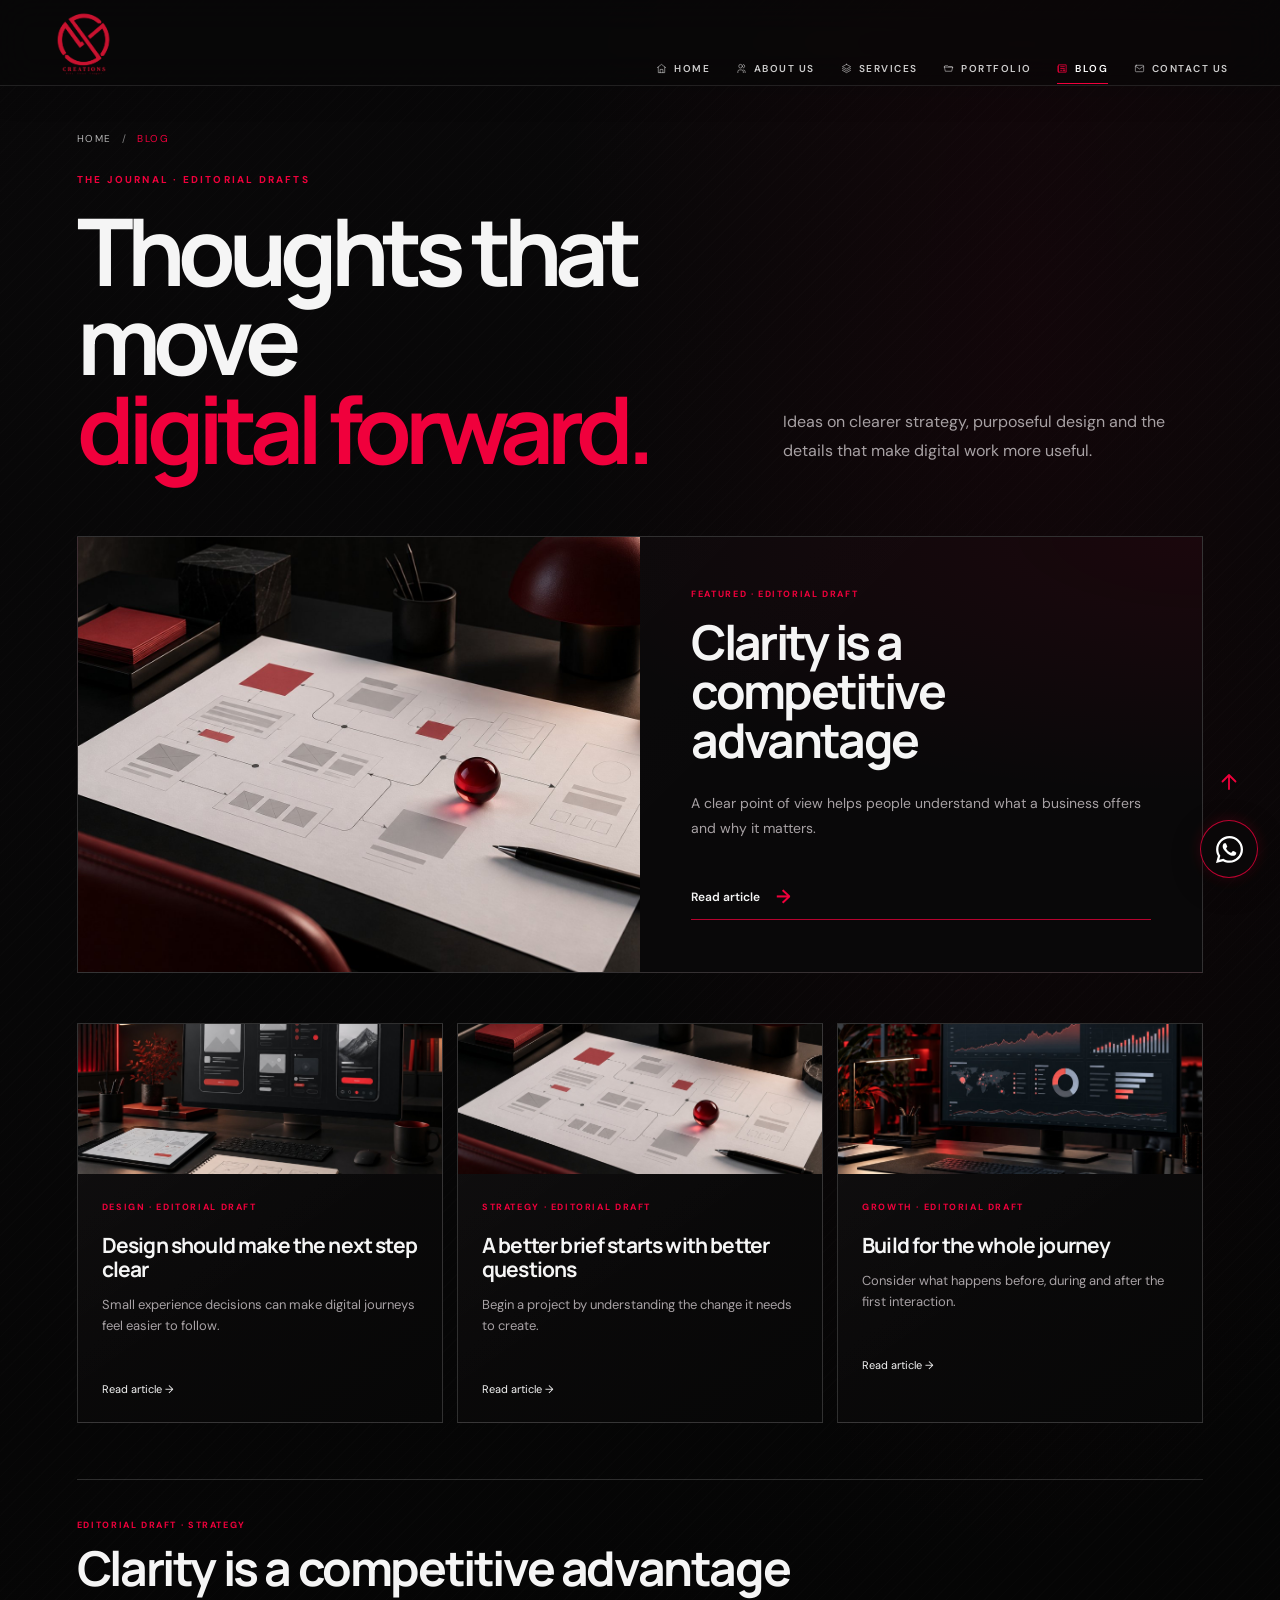
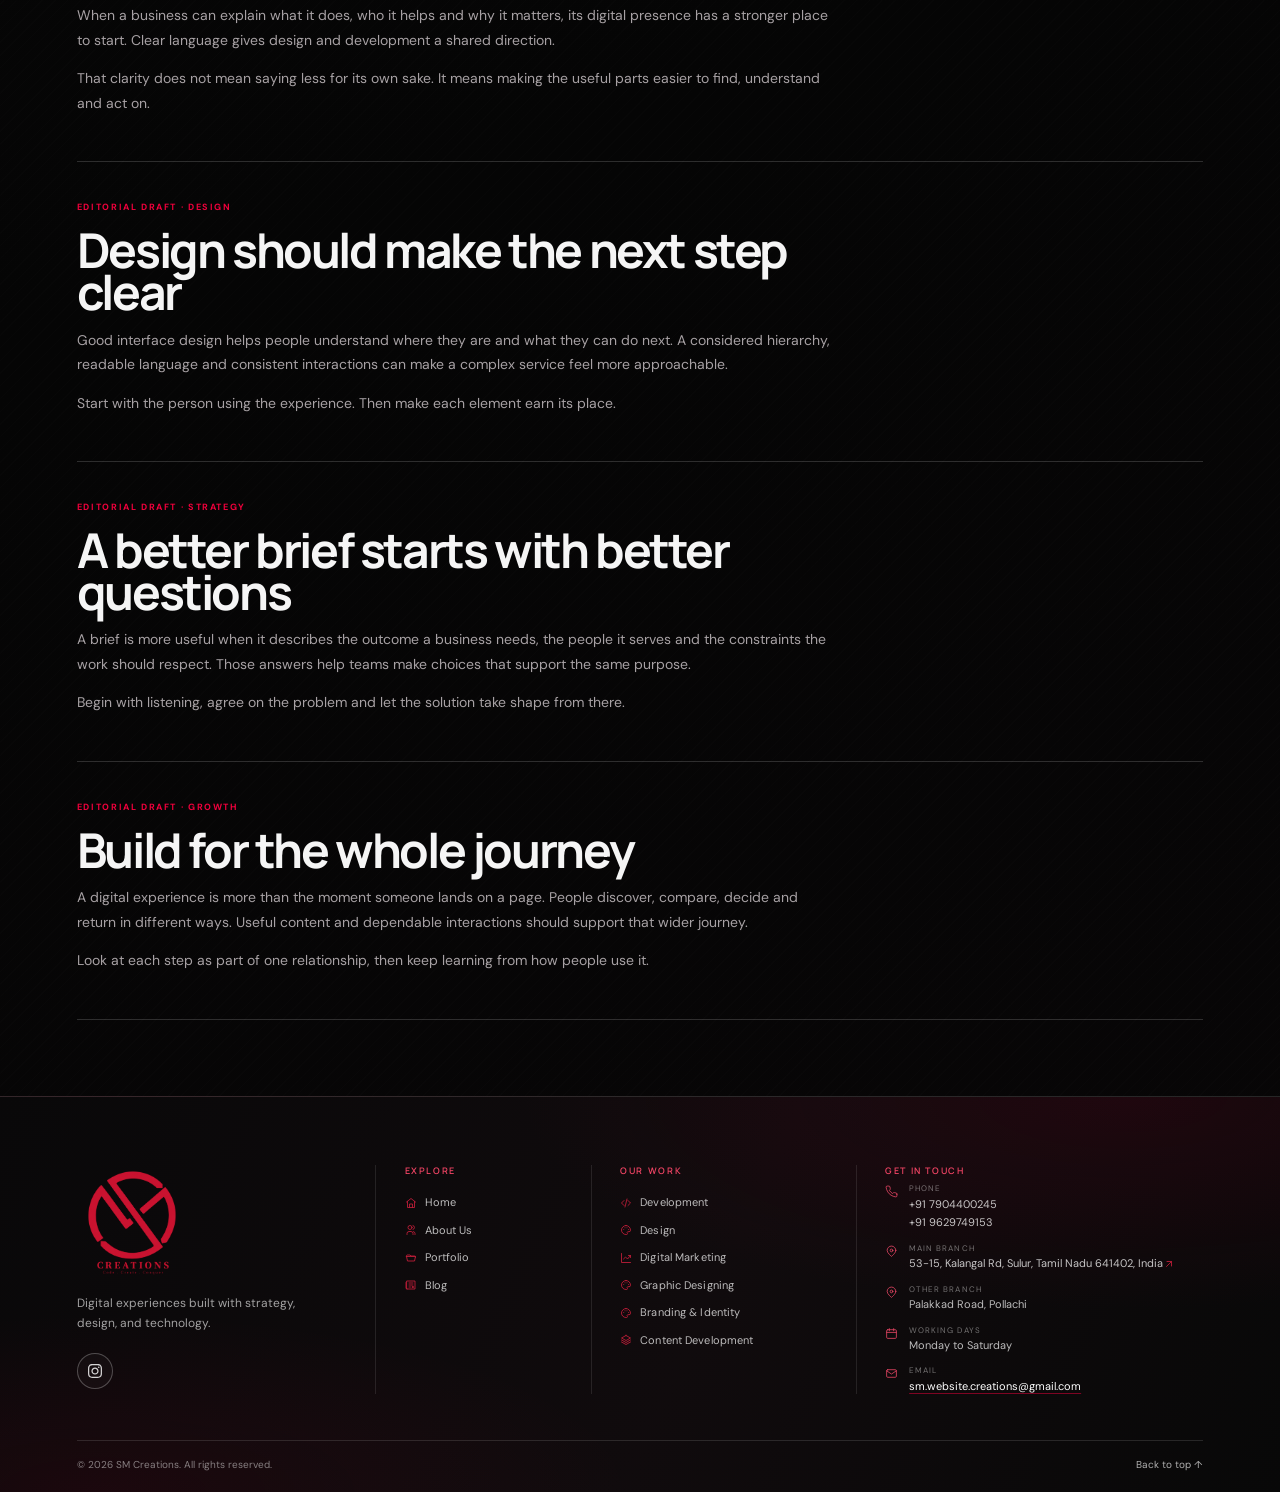
<file: blog.html>
﻿<!doctype html>
<html lang="en">
<head>
  <meta charset="utf-8"><meta name="viewport" content="width=device-width, initial-scale=1">
  <meta name="description" content="Editorial drafts from SM Creations on clear digital strategy, thoughtful design and useful experiences.">
  <title>Journal &mdash; SM Creations</title>
  <link rel="preconnect" href="https://fonts.googleapis.com"><link rel="preconnect" href="https://fonts.gstatic.com" crossorigin>
  <link href="https://fonts.googleapis.com/css2?family=DM+Sans:wght@400;500;600;700&family=Manrope:wght@400;500;600;700;800&display=swap" rel="stylesheet">
  <link rel="stylesheet" href="style.css"><link rel="stylesheet" href="hero.css"><link rel="stylesheet" href="pages.css">
</head>
<body class="inner-page blog-page">
  <header class="site-header"><a class="brand" href="index.html#top" aria-label="SM Creations home"><img class="brand-logo-image" src="assets/sm-creations-logo.png" alt="SM Creations"></a>
    <nav class="primary-nav" aria-label="Main navigation"><a href="index.html">HOME</a><a href="about.html">ABOUT US</a><a href="services.html">SERVICES</a><a href="portfolio.html">PORTFOLIO</a><a href="blog.html" aria-current="page">BLOG</a><a href="contact.html">CONTACT US</a></nav>
    <button class="page-menu-toggle" type="button" aria-label="Open navigation menu" aria-expanded="false" aria-controls="page-mobile-nav"><svg viewBox="0 0 24 24" aria-hidden="true"><path d="M4 7h16M4 12h16M4 17h16"/></svg></button>
    <nav class="page-mobile-nav" id="page-mobile-nav" aria-label="Mobile navigation" aria-hidden="true"><a href="index.html">HOME</a><a href="about.html">ABOUT US</a><a href="services.html">SERVICES</a><a href="portfolio.html">PORTFOLIO</a><a href="blog.html" aria-current="page">BLOG</a><a href="contact.html">CONTACT US</a></nav>
  </header>
  <main class="inner-main" id="top">
    <nav class="page-breadcrumbs" aria-label="Breadcrumb"><a href="index.html">Home</a><span aria-hidden="true">/</span><span aria-current="page">Blog</span></nav>
    <section class="page-hero" data-reveal><p class="page-kicker">THE JOURNAL &middot; EDITORIAL DRAFTS</p><div class="page-hero__row"><h1>Thoughts that move<br><em>digital forward.</em></h1><p class="page-lede">Ideas on clearer strategy, purposeful design and the details that make digital work more useful.</p></div></section>
    <article class="journal-feature" data-reveal>
      <div class="journal-feature__visual"><img src="assets/images/digital-strategy-editorial.jpg" alt="A project brief and connected planning notes arranged on a dark studio table" width="1536" height="1024" loading="lazy"></div>
      <div class="journal-feature__copy"><span class="journal-tag">FEATURED &middot; EDITORIAL DRAFT</span><h2>Clarity is a competitive advantage</h2><p>A clear point of view helps people understand what a business offers and why it matters.</p><a class="page-text-link" href="#clarity">Read article <span aria-hidden="true">&rarr;</span></a></div>
    </article>
    <section class="journal-grid" aria-label="More editorial drafts">
      <article class="journal-card" data-reveal><div class="journal-card__visual"><img src="assets/images/ui-ux-design-service.jpg" alt="Interface wireframes and mobile app mockups" width="1536" height="1024" loading="lazy"></div><span class="journal-tag">DESIGN &middot; EDITORIAL DRAFT</span><h3>Design should make the next step clear</h3><p>Small experience decisions can make digital journeys feel easier to follow.</p><a href="#designing-for-action">Read article &rarr;</a></article>
      <article class="journal-card" data-reveal><div class="journal-card__visual"><img src="assets/images/digital-strategy-editorial.jpg" alt="A project brief and connected planning notes" width="1536" height="1024" loading="lazy"></div><span class="journal-tag">STRATEGY &middot; EDITORIAL DRAFT</span><h3>A better brief starts with better questions</h3><p>Begin a project by understanding the change it needs to create.</p><a href="#better-briefs">Read article &rarr;</a></article>
      <article class="journal-card" data-reveal><div class="journal-card__visual"><img src="assets/images/digital-growth-service.jpg" alt="Analytics dashboard with campaign and audience trends" width="1536" height="1024" loading="lazy"></div><span class="journal-tag">GROWTH &middot; EDITORIAL DRAFT</span><h3>Build for the whole journey</h3><p>Consider what happens before, during and after the first interaction.</p><a href="#whole-journey">Read article &rarr;</a></article>
    </section>
    <section class="journal-articles" aria-label="Article drafts">
      <article class="journal-article" id="clarity"><span class="journal-tag">EDITORIAL DRAFT &middot; STRATEGY</span><h2>Clarity is a competitive advantage</h2><p>When a business can explain what it does, who it helps and why it matters, its digital presence has a stronger place to start. Clear language gives design and development a shared direction.</p><p>That clarity does not mean saying less for its own sake. It means making the useful parts easier to find, understand and act on.</p></article>
      <article class="journal-article" id="designing-for-action"><span class="journal-tag">EDITORIAL DRAFT &middot; DESIGN</span><h2>Design should make the next step clear</h2><p>Good interface design helps people understand where they are and what they can do next. A considered hierarchy, readable language and consistent interactions can make a complex service feel more approachable.</p><p>Start with the person using the experience. Then make each element earn its place.</p></article>
      <article class="journal-article" id="better-briefs"><span class="journal-tag">EDITORIAL DRAFT &middot; STRATEGY</span><h2>A better brief starts with better questions</h2><p>A brief is more useful when it describes the outcome a business needs, the people it serves and the constraints the work should respect. Those answers help teams make choices that support the same purpose.</p><p>Begin with listening, agree on the problem and let the solution take shape from there.</p></article>
      <article class="journal-article" id="whole-journey"><span class="journal-tag">EDITORIAL DRAFT &middot; GROWTH</span><h2>Build for the whole journey</h2><p>A digital experience is more than the moment someone lands on a page. People discover, compare, decide and return in different ways. Useful content and dependable interactions should support that wider journey.</p><p>Look at each step as part of one relationship, then keep learning from how people use it.</p></article>
    </section>
  </main>
  <footer class="site-footer dark-section">
  <div class="site-footer__inner">
    <div class="site-footer__brand-block">
      <a class="site-footer__brand" href="index.html#top" aria-label="SM Creations home"><img src="assets/sm-creations-logo.png" alt="SM Creations logo"></a>
      <p class="site-footer__summary">Digital experiences built with strategy, design, and technology.</p>
    </div>
    <nav class="site-footer__group site-footer__explore" aria-label="Explore">
      <p class="site-footer__label">EXPLORE</p>
      <a href="index.html">Home</a><a href="about.html">About Us</a><a href="portfolio.html">Portfolio</a><a href="blog.html">Blog</a>
    </nav>
    <nav class="site-footer__group site-footer__work" aria-label="Our Work">
      <p class="site-footer__label">OUR WORK</p>
      <a href="development.html">Development</a><a href="creative.html">Design</a><a href="growth.html">Digital Marketing</a><a href="creative.html">Graphic Designing</a><a href="creative.html">Branding &amp; Identity</a><a href="services.html">Content Development</a>
    </nav>
    <div class="site-footer__group site-footer__connect">
      <p class="site-footer__label">GET IN TOUCH</p>
      <ul class="site-footer__contact-list">
        <li><svg class="site-footer__contact-icon" viewBox="0 0 24 24" aria-hidden="true"><path d="M22 16.92v3a2 2 0 0 1-2.18 2 19.8 19.8 0 0 1-8.63-3.07 19.5 19.5 0 0 1-6-6A19.8 19.8 0 0 1 2.12 4.2 2 2 0 0 1 4.11 2h3a2 2 0 0 1 2 1.72c.12.9.33 1.78.63 2.62a2 2 0 0 1-.45 2.11L8 9.74a16 16 0 0 0 6 6l1.29-1.29a2 2 0 0 1 2.11-.45c.84.3 1.72.51 2.62.63A2 2 0 0 1 22 16.92Z"/></svg><span class="site-footer__contact-value"><small>Phone</small><a href="tel:+917904400245">+91 7904400245</a><a href="tel:+919629749153">+91 9629749153</a></span></li>
        <li><svg class="site-footer__contact-icon" viewBox="0 0 24 24" aria-hidden="true"><path d="M20 10c0 5-8 11-8 11S4 15 4 10a8 8 0 1 1 16 0Z"/><circle cx="12" cy="10" r="2.5"/></svg><span class="site-footer__contact-value"><small>Main branch</small><a class="site-footer__contact-link" href="https://maps.app.goo.gl/ykGMoq9PeQU4YSgS9?g_st=ac" target="_blank" rel="noopener noreferrer">53-15, Kalangal Rd, Sulur, Tamil Nadu 641402, India</a></span></li>
        <li><svg class="site-footer__contact-icon" viewBox="0 0 24 24" aria-hidden="true"><path d="M20 10c0 5-8 11-8 11S4 15 4 10a8 8 0 1 1 16 0Z"/><circle cx="12" cy="10" r="2.5"/></svg><span class="site-footer__contact-value"><small>Other branch</small><span>Palakkad Road, Pollachi</span></span></li>
        <li><svg class="site-footer__contact-icon" viewBox="0 0 24 24" aria-hidden="true"><rect x="3" y="5" width="18" height="16" rx="2"/><path d="M16 3v4M8 3v4M3 10h18"/></svg><span class="site-footer__contact-value"><small>Working days</small><span>Monday to Saturday</span></span></li>
        <li><svg class="site-footer__contact-icon" viewBox="0 0 24 24" aria-hidden="true"><rect x="3" y="5" width="18" height="14" rx="2"/><path d="m3 7 9 6 9-6"/></svg><span class="site-footer__contact-value"><small>Email</small><a class="site-footer__email" href="mailto:sm.website.creations@gmail.com">sm.website.creations@gmail.com</a></span></li>
      </ul>
    </div>
    <div class="site-footer__bottom"><span>© 2026 SM Creations. All rights reserved.</span><a href="#top">Back to top ↑</a></div>
  </div>
</footer>
  <script src="social-links.js" defer></script>
<script src="pages.js" defer></script>
</body>
</html>
</file>
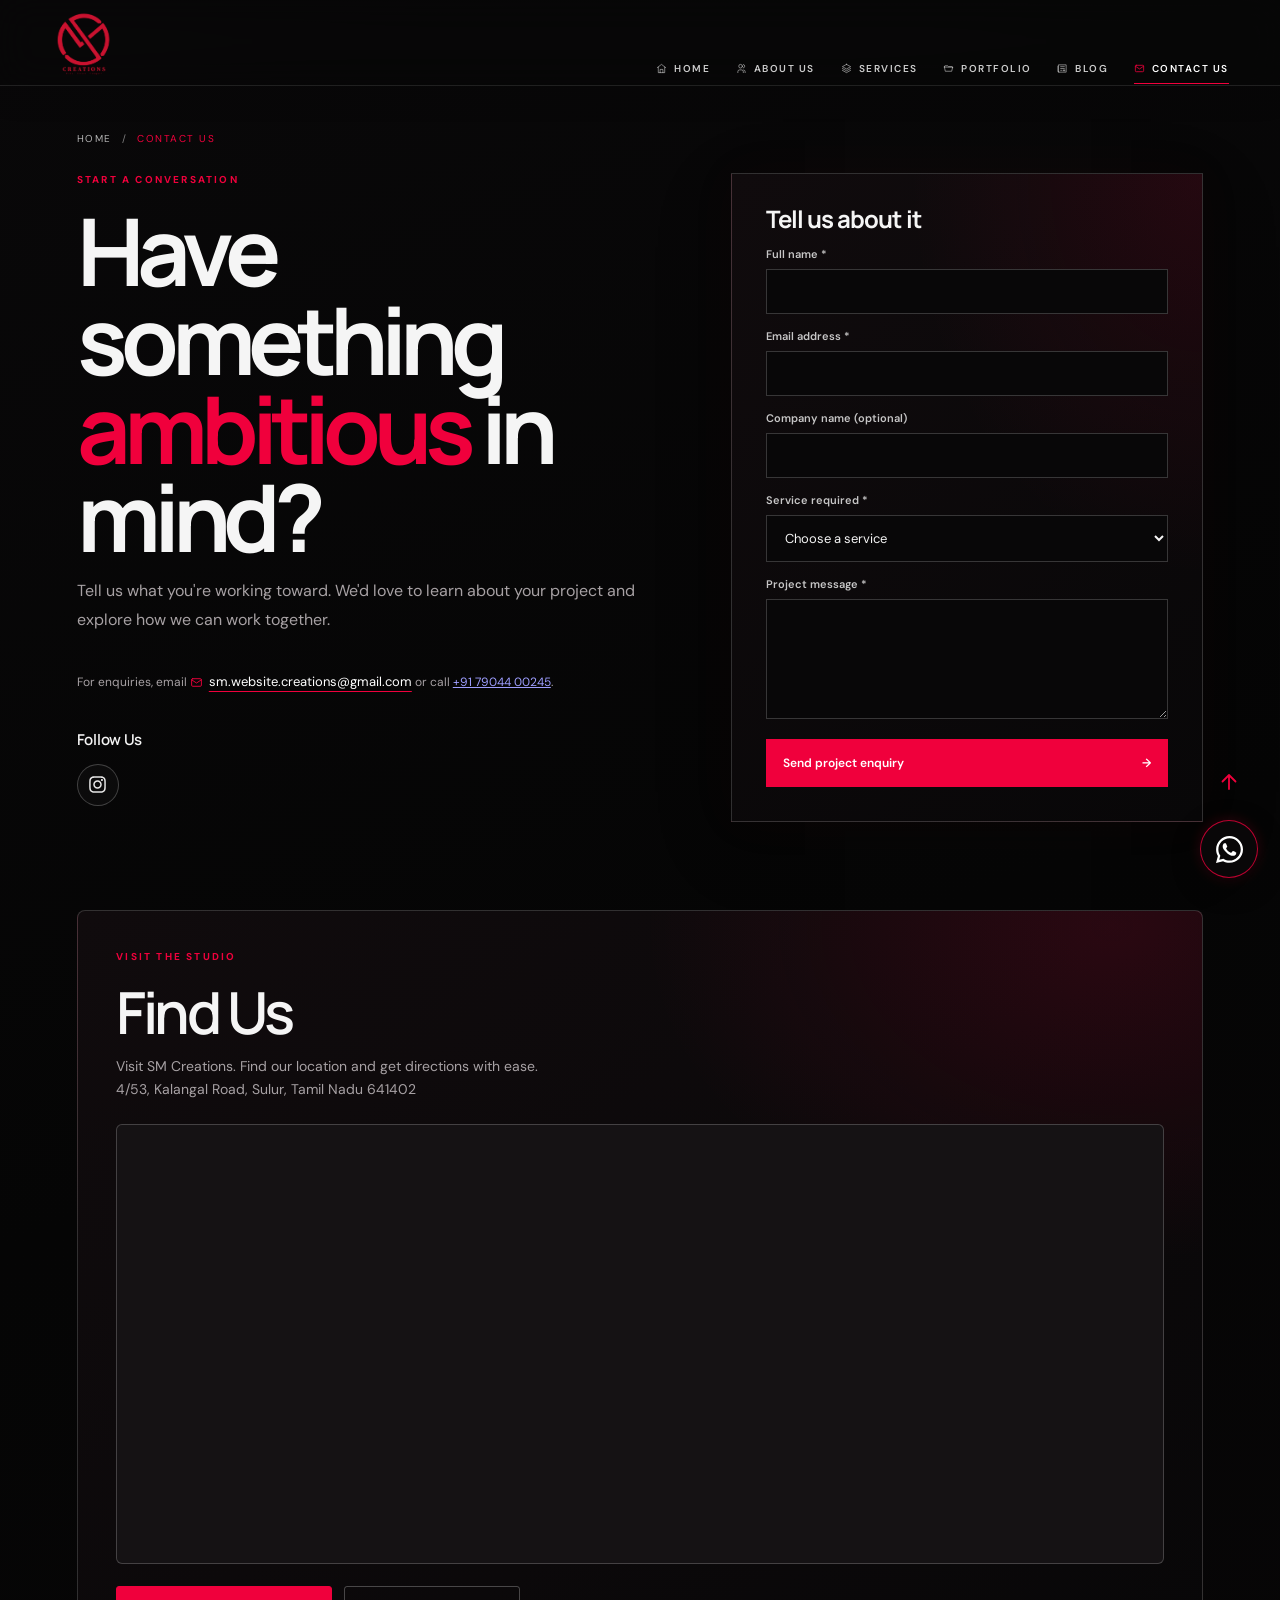
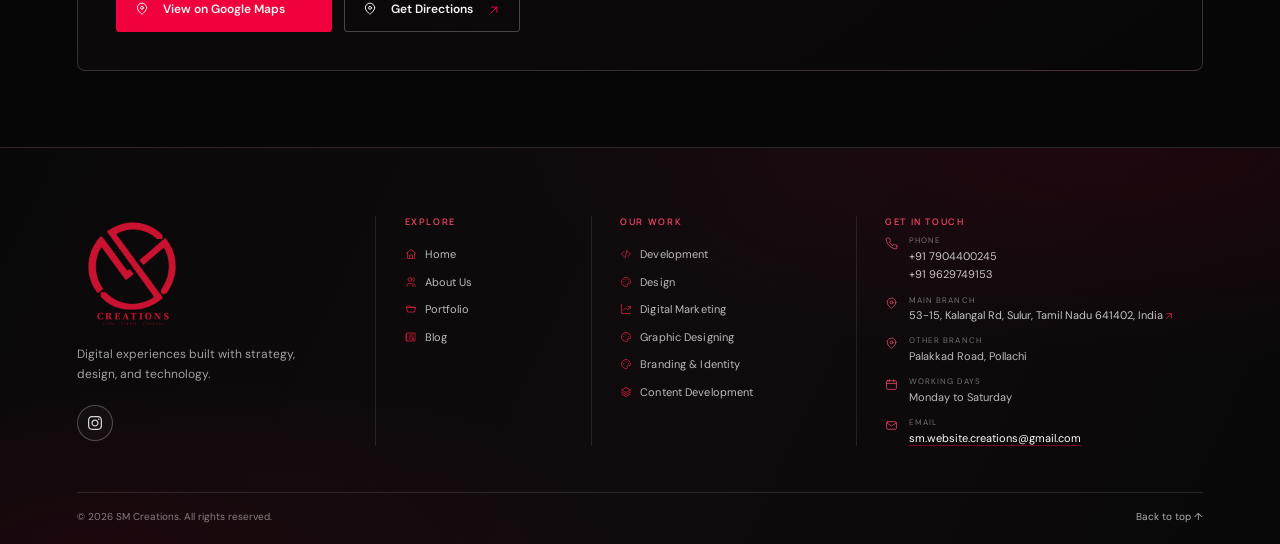
<file: contact.html>
﻿<!doctype html>
<html lang="en">
<head>
  <meta charset="utf-8"><meta name="viewport" content="width=device-width, initial-scale=1">
  <meta name="description" content="Tell SM Creations about your next digital project.">
  <title>Contact Us &mdash; SM Creations</title>
  <link rel="preconnect" href="https://fonts.googleapis.com"><link rel="preconnect" href="https://fonts.gstatic.com" crossorigin>
  <link href="https://fonts.googleapis.com/css2?family=DM+Sans:wght@400;500;600;700&family=Manrope:wght@400;500;600;700;800&display=swap" rel="stylesheet">
  <link rel="stylesheet" href="style.css"><link rel="stylesheet" href="hero.css"><link rel="stylesheet" href="pages.css">
</head>
<body class="inner-page contact-page">
  <header class="site-header"><a class="brand" href="index.html#top" aria-label="SM Creations home"><img class="brand-logo-image" src="assets/sm-creations-logo.png" alt="SM Creations"></a>
    <nav class="primary-nav" aria-label="Main navigation"><a href="index.html">HOME</a><a href="about.html">ABOUT US</a><a href="services.html">SERVICES</a><a href="portfolio.html">PORTFOLIO</a><a href="blog.html">BLOG</a><a href="contact.html" aria-current="page">CONTACT US</a></nav>
    <button class="page-menu-toggle" type="button" aria-label="Open navigation menu" aria-expanded="false" aria-controls="page-mobile-nav"><svg viewBox="0 0 24 24" aria-hidden="true"><path d="M4 7h16M4 12h16M4 17h16"/></svg></button>
    <nav class="page-mobile-nav" id="page-mobile-nav" aria-label="Mobile navigation" aria-hidden="true"><a href="index.html">HOME</a><a href="about.html">ABOUT US</a><a href="services.html">SERVICES</a><a href="portfolio.html">PORTFOLIO</a><a href="blog.html">BLOG</a><a href="contact.html" aria-current="page">CONTACT US</a></nav>
  </header>
  <main class="inner-main" id="top">
    <nav class="page-breadcrumbs" aria-label="Breadcrumb"><a href="index.html">Home</a><span aria-hidden="true">/</span><span aria-current="page">Contact us</span></nav>
    <div class="contact-layout">
      <section class="contact-copy" data-reveal>
        <p class="page-kicker">START A CONVERSATION</p><h1>Have something <em>ambitious</em> in mind?</h1>
        <p class="page-lede">Tell us what you're working toward. We'd love to learn about your project and explore how we can work together.</p>
        <div class="contact-details">For enquiries, email <a class="contact-email" href="mailto:sm.website.creations@gmail.com">sm.website.creations@gmail.com</a> or call <a href="tel:+917904400245">+91 79044 00245</a>.</div>
        <div class="contact-follow" data-contact-social></div>
      </section>
      <section class="contact-card" aria-labelledby="contact-form-title" data-reveal>
        <h2 id="contact-form-title">Tell us about it</h2>
        <form id="project-form" novalidate>
          <div class="field"><label for="full-name">Full name <span aria-hidden="true">*</span></label><input id="full-name" name="name" autocomplete="name" required aria-describedby="name-error"><span class="field-error" id="name-error"></span></div>
          <div class="field"><label for="email">Email address <span aria-hidden="true">*</span></label><input id="email" name="email" type="email" autocomplete="email" required aria-describedby="email-error"><span class="field-error" id="email-error"></span></div>
          <div class="field"><label for="company">Company name <span>(optional)</span></label><input id="company" name="company" autocomplete="organization"></div>
          <div class="field"><label for="service">Service required <span aria-hidden="true">*</span></label><select id="service" name="service" required aria-describedby="service-error"><option value="">Choose a service</option><option value="development">Development</option><option value="creative">Design &amp; content</option><option value="growth">Digital marketing</option><option value="not-sure">I'm not sure yet</option></select><span class="field-error" id="service-error"></span></div>
          <!-- <div class="field"><label for="budget">Budget <span>(optional)</span></label><input id="budget" name="budget" type="text" inputmode="text" autocomplete="off" placeholder="Share a range if you have one"></div> -->
          <div class="field"><label for="message">Project message <span aria-hidden="true">*</span></label><textarea id="message" name="message" required aria-describedby="message-error"></textarea><span class="field-error" id="message-error"></span></div>
          <button class="contact-submit" type="submit"><span>Send project enquiry</span><span aria-hidden="true">&rarr;</span></button>
          <p class="form-status" id="form-status" role="status" aria-live="polite"></p>
        </form>
      </section>
    </div>
    <section class="location-section" aria-labelledby="location-title" data-reveal>
      <div class="location-section__heading">
        <p class="page-kicker">VISIT THE STUDIO</p>
        <h2 id="location-title">Find Us</h2>
        <p>Visit SM Creations. Find our location and get directions with ease.</p>
        <p class="location-section__address">4/53, Kalangal Road, Sulur, Tamil Nadu 641402</p>
      </div>
      <div class="location-section__map">
        <iframe
          src="https://maps.google.com/maps?cid=14736022711326982669&amp;output=embed"
          title="Map showing SM Creations at 4/53 Kalangal Road, Sulur, Tamil Nadu 641402"
          loading="lazy"
          referrerpolicy="no-referrer-when-downgrade"
          allowfullscreen>
        </iframe>
      </div>
      <div class="location-section__actions">
        <a class="location-button location-button--primary" href="https://maps.app.goo.gl/ykGMoq9PeQU4YSgS9?g_st=ac" target="_blank" rel="noopener noreferrer">View on Google Maps <span aria-hidden="true">&#8599;</span></a>
        <a class="location-button" href="https://www.google.com/maps/dir/?api=1&amp;destination=SM%20Creations%2C%204%2F53%2C%20Kalangal%20Road%2C%20Sulur%2C%20Tamil%20Nadu%20641402" target="_blank" rel="noopener noreferrer">Get Directions <span aria-hidden="true">&#8594;</span></a>
      </div>
    </section>
  </main>
  <footer class="site-footer dark-section">
  <div class="site-footer__inner">
    <div class="site-footer__brand-block">
      <a class="site-footer__brand" href="index.html#top" aria-label="SM Creations home"><img src="assets/sm-creations-logo.png" alt="SM Creations logo"></a>
      <p class="site-footer__summary">Digital experiences built with strategy, design, and technology.</p>
    </div>
    <nav class="site-footer__group site-footer__explore" aria-label="Explore">
      <p class="site-footer__label">EXPLORE</p>
      <a href="index.html">Home</a><a href="about.html">About Us</a><a href="portfolio.html">Portfolio</a><a href="blog.html">Blog</a>
    </nav>
    <nav class="site-footer__group site-footer__work" aria-label="Our Work">
      <p class="site-footer__label">OUR WORK</p>
      <a href="development.html">Development</a><a href="creative.html">Design</a><a href="growth.html">Digital Marketing</a><a href="creative.html">Graphic Designing</a><a href="creative.html">Branding &amp; Identity</a><a href="services.html">Content Development</a>
    </nav>
    <div class="site-footer__group site-footer__connect">
      <p class="site-footer__label">GET IN TOUCH</p>
      <ul class="site-footer__contact-list">
        <li><svg class="site-footer__contact-icon" viewBox="0 0 24 24" aria-hidden="true"><path d="M22 16.92v3a2 2 0 0 1-2.18 2 19.8 19.8 0 0 1-8.63-3.07 19.5 19.5 0 0 1-6-6A19.8 19.8 0 0 1 2.12 4.2 2 2 0 0 1 4.11 2h3a2 2 0 0 1 2 1.72c.12.9.33 1.78.63 2.62a2 2 0 0 1-.45 2.11L8 9.74a16 16 0 0 0 6 6l1.29-1.29a2 2 0 0 1 2.11-.45c.84.3 1.72.51 2.62.63A2 2 0 0 1 22 16.92Z"/></svg><span class="site-footer__contact-value"><small>Phone</small><a href="tel:+917904400245">+91 7904400245</a><a href="tel:+919629749153">+91 9629749153</a></span></li>
        <li><svg class="site-footer__contact-icon" viewBox="0 0 24 24" aria-hidden="true"><path d="M20 10c0 5-8 11-8 11S4 15 4 10a8 8 0 1 1 16 0Z"/><circle cx="12" cy="10" r="2.5"/></svg><span class="site-footer__contact-value"><small>Main branch</small><a class="site-footer__contact-link" href="https://maps.app.goo.gl/ykGMoq9PeQU4YSgS9?g_st=ac" target="_blank" rel="noopener noreferrer">53-15, Kalangal Rd, Sulur, Tamil Nadu 641402, India</a></span></li>
        <li><svg class="site-footer__contact-icon" viewBox="0 0 24 24" aria-hidden="true"><path d="M20 10c0 5-8 11-8 11S4 15 4 10a8 8 0 1 1 16 0Z"/><circle cx="12" cy="10" r="2.5"/></svg><span class="site-footer__contact-value"><small>Other branch</small><span>Palakkad Road, Pollachi</span></span></li>
        <li><svg class="site-footer__contact-icon" viewBox="0 0 24 24" aria-hidden="true"><rect x="3" y="5" width="18" height="16" rx="2"/><path d="M16 3v4M8 3v4M3 10h18"/></svg><span class="site-footer__contact-value"><small>Working days</small><span>Monday to Saturday</span></span></li>
        <li><svg class="site-footer__contact-icon" viewBox="0 0 24 24" aria-hidden="true"><rect x="3" y="5" width="18" height="14" rx="2"/><path d="m3 7 9 6 9-6"/></svg><span class="site-footer__contact-value"><small>Email</small><a class="site-footer__email" href="mailto:sm.website.creations@gmail.com">sm.website.creations@gmail.com</a></span></li>
      </ul>
    </div>
    <div class="site-footer__bottom"><span>© 2026 SM Creations. All rights reserved.</span><a href="#top">Back to top ↑</a></div>
  </div>
</footer>
  <script src="social-links.js" defer></script>
<script src="pages.js" defer></script>
</body>
</html>
</file>
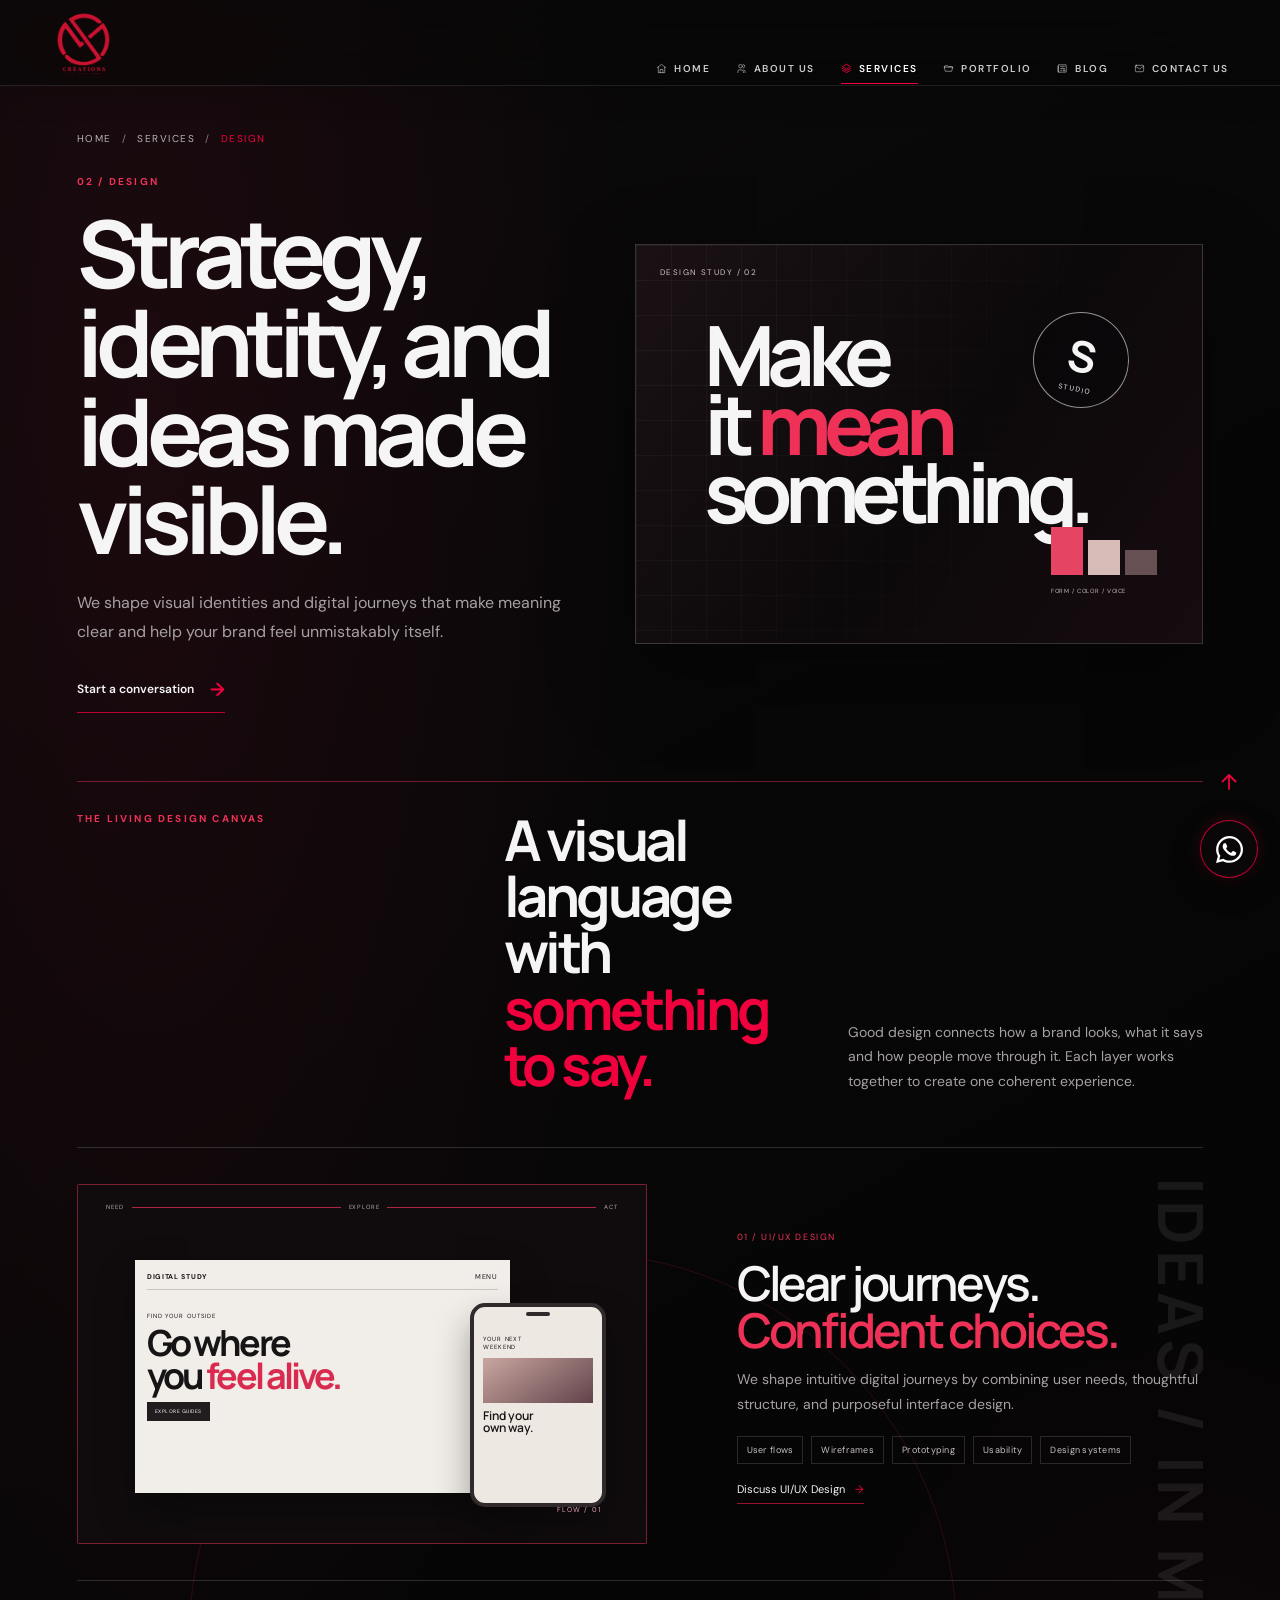
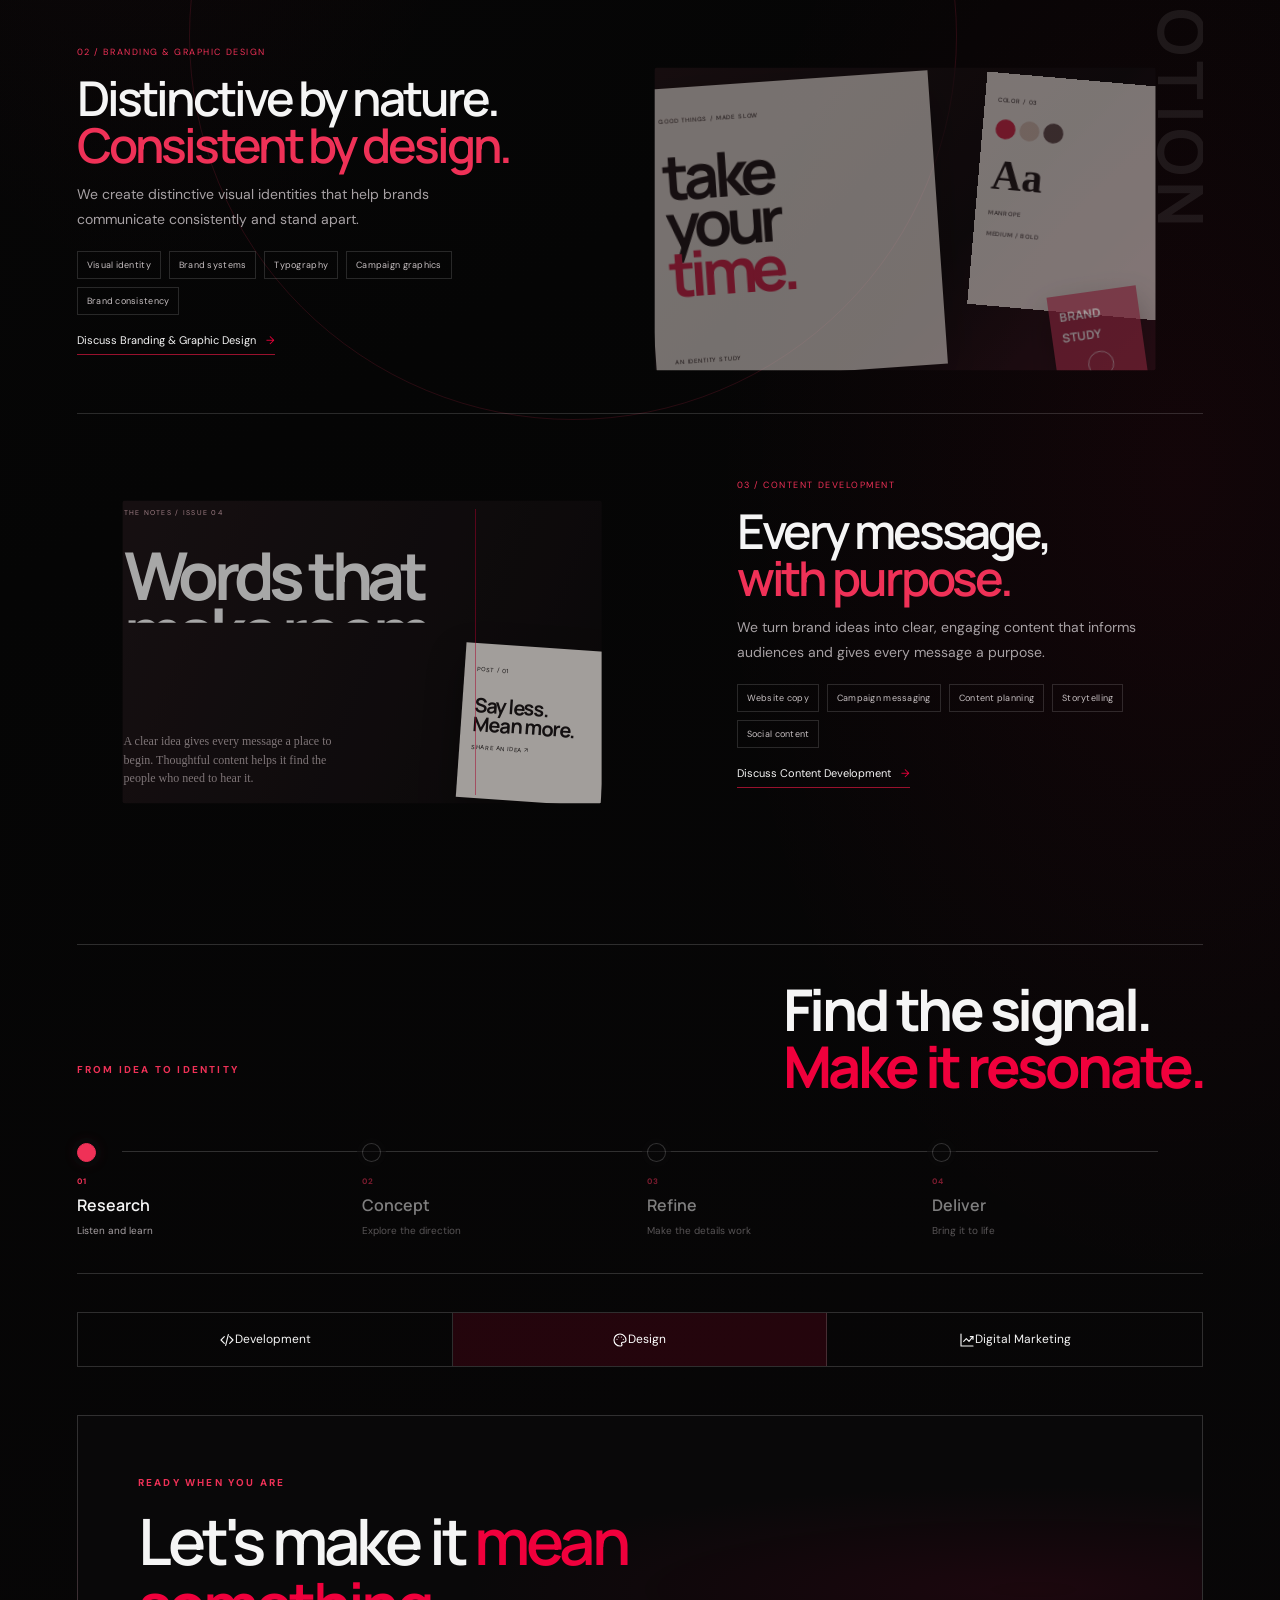
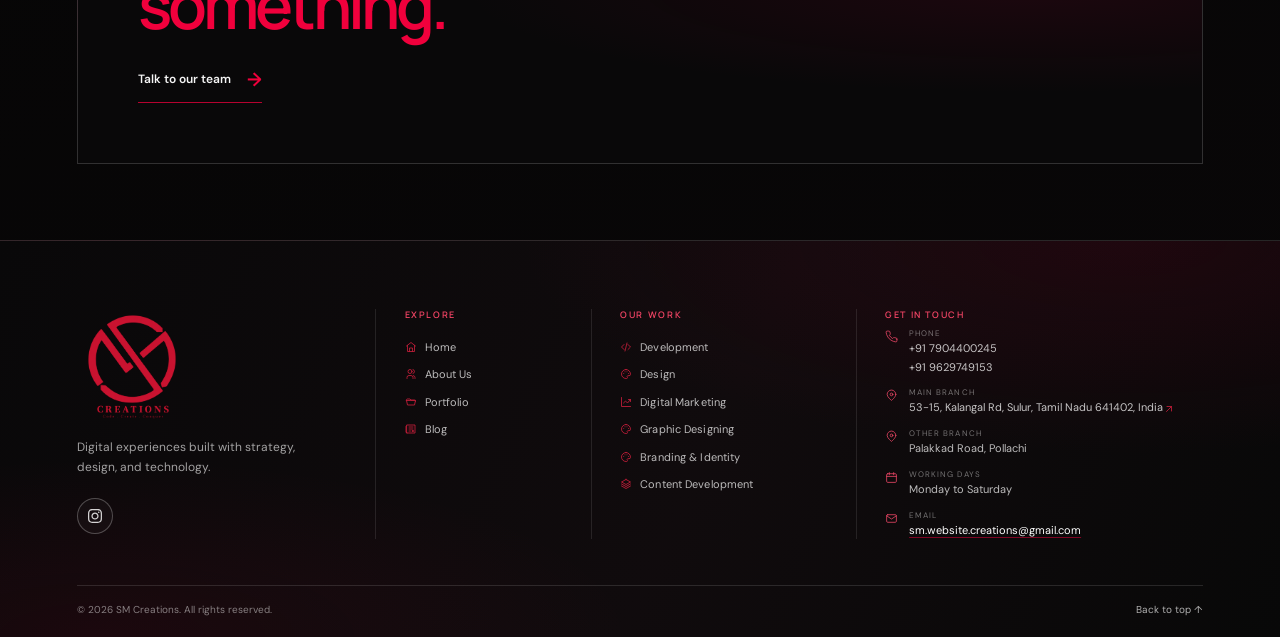
<file: creative.html>
﻿<!doctype html>
<html lang="en">
<head>
  <meta charset="utf-8">
  <meta name="viewport" content="width=device-width, initial-scale=1">
  <meta name="description" content="We create intuitive digital experiences, distinctive brand identities and purposeful content for ambitious businesses.">
  <title>Design | SM Creations</title>
  <link rel="preconnect" href="https://fonts.googleapis.com">
  <link rel="preconnect" href="https://fonts.gstatic.com" crossorigin>
  <link href="https://fonts.googleapis.com/css2?family=DM+Sans:wght@400;500;600;700&family=Manrope:wght@400;500;600;700;800&display=swap" rel="stylesheet">
  <link rel="stylesheet" href="style.css"><link rel="stylesheet" href="hero.css"><link rel="stylesheet" href="pages.css">
</head>
<body class="inner-page service-page service-page--design" data-service-page="design">
  <header class="site-header"><a class="brand" href="index.html#top" aria-label="SM Creations home"><img class="brand-logo-image" src="assets/sm-creations-logo.png" alt="SM Creations"></a>
    <nav class="primary-nav" aria-label="Main navigation"><a href="index.html">HOME</a><a href="about.html">ABOUT US</a><a href="services.html" aria-current="page">SERVICES</a><a href="portfolio.html">PORTFOLIO</a><a href="blog.html">BLOG</a><a href="contact.html">CONTACT US</a></nav>
    <button class="page-menu-toggle" type="button" aria-label="Open navigation menu" aria-expanded="false" aria-controls="page-mobile-nav"><svg viewBox="0 0 24 24" aria-hidden="true"><path d="M4 7h16M4 12h16M4 17h16"/></svg></button>
    <nav class="page-mobile-nav" id="page-mobile-nav" aria-label="Mobile navigation" aria-hidden="true"><a href="index.html">HOME</a><a href="about.html">ABOUT US</a><a href="services.html" aria-current="page">SERVICES</a><a href="portfolio.html">PORTFOLIO</a><a href="blog.html">BLOG</a><a href="contact.html">CONTACT US</a></nav>
  </header>
  <main class="inner-main service-detail service-experience" id="top">
    <nav class="page-breadcrumbs" aria-label="Breadcrumb"><a href="index.html">Home</a><span aria-hidden="true">/</span><a href="services.html">Services</a><span aria-hidden="true">/</span><span aria-current="page">Design</span></nav>
    <section class="service-detail__hero service-hero--design" data-reveal><div><p class="page-kicker">02 / DESIGN</p><h1>Strategy, identity, and ideas made visible.</h1><p class="page-lede">We shape visual identities and digital journeys that make meaning clear and help your brand feel unmistakably itself.</p><a class="page-text-link" href="contact.html?service=creative">Start a conversation <span aria-hidden="true">&#8594;</span></a></div><div class="design-hero-canvas" role="img" aria-label="Illustrative design canvas"><div class="design-hero-note">DESIGN STUDY / 02</div><div class="design-hero-type">Make<br>it <em>mean</em><br>something.</div><div class="design-hero-stamp">S<br><small>STUDIO</small></div><div class="design-hero-swatches"><i></i><i></i><i></i><span>FORM / COLOR / VOICE</span></div><div class="design-hero-grid"></div></div></section>
    <section class="story-intro story-intro--design" data-reveal><p class="page-kicker">THE LIVING DESIGN CANVAS</p><div><h2 class="page-section-title">A visual language with <em>something to say.</em></h2><p>Good design connects how a brand looks, what it says and how people move through it. Each layer works together to create one coherent experience.</p></div></section>
    <section class="design-canvas" data-scroll-story="design" aria-label="Design services">
      <div class="design-canvas__backdrop" aria-hidden="true"><span>IDEAS / IN MOTION</span><i></i></div>
      <article class="design-work design-work--ui scroll-module" data-stage="0"><div class="design-work__visual design-ui-visual" aria-hidden="true"><div class="ui-flow"><span>NEED</span><i></i><span>EXPLORE</span><i></i><span>ACT</span></div><div class="ui-screen ui-screen--wide"><div class="ui-screen__top"><b>DIGITAL STUDY</b><span>MENU</span></div><small>FIND YOUR OUTSIDE</small><strong>Go where<br>you <em>feel alive.</em></strong><span class="ui-screen__button">EXPLORE GUIDES</span></div><div class="ui-screen ui-screen--mobile"><span class="mobile-notch"></span><small>YOUR NEXT<br>WEEKEND</small><i></i><b>Find your<br>own way.</b></div><div class="ui-wireframe">FLOW / 01</div></div><div class="design-work__copy"><span class="module-index">01 / UI/UX DESIGN</span><h3>Clear journeys.<br><em>Confident choices.</em></h3><p>We shape intuitive digital journeys by combining user needs, thoughtful structure, and purposeful interface design.</p><ul><li>User flows</li><li>Wireframes</li><li>Prototyping</li><li>Usability</li><li>Design systems</li></ul><a class="service-enquiry-link" href="contact.html?service=creative">Discuss UI/UX Design <span aria-hidden="true">&#8594;</span></a></div></article>
      <article class="design-work design-work--brand scroll-module" data-stage="1"><div class="design-work__visual brand-visual" aria-hidden="true"><div class="brand-poster"><small>GOOD THINGS / MADE SLOW</small><strong>take<br>your<br><em>time.</em></strong><span>AN IDENTITY STUDY</span></div><div class="brand-specimen"><span>COLOR / 03</span><div><i></i><i></i><i></i></div><b>Aa</b><small>MANROPE<br>MEDIUM / BOLD</small></div><div class="brand-packaging"><span>BRAND<br>STUDY</span><i></i><small>OBJECT 01</small></div></div><div class="design-work__copy"><span class="module-index">02 / BRANDING &amp; GRAPHIC DESIGN</span><h3>Distinctive by nature.<br><em>Consistent by design.</em></h3><p>We create distinctive visual identities that help brands communicate consistently and stand apart.</p><ul><li>Visual identity</li><li>Brand systems</li><li>Typography</li><li>Campaign graphics</li><li>Brand consistency</li></ul><a class="service-enquiry-link" href="contact.html?service=creative">Discuss Branding &amp; Graphic Design <span aria-hidden="true">&#8594;</span></a></div></article>
      <article class="design-work design-work--content scroll-module" data-stage="2"><div class="design-work__visual editorial-visual" aria-hidden="true"><div class="editorial-kicker">THE NOTES / ISSUE 04</div><div class="editorial-headline">Words that<br>make room<br><em>for meaning.</em></div><div class="editorial-copy">A clear idea gives every message a place to begin. Thoughtful content helps it find the people who need to hear it.</div><div class="editorial-social"><small>POST / 01</small><b>Say less.<br>Mean more.</b><span>SHARE AN IDEA &#8599;</span></div><div class="editorial-rule"></div></div><div class="design-work__copy"><span class="module-index">03 / CONTENT DEVELOPMENT</span><h3>Every message,<br><em>with purpose.</em></h3><p>We turn brand ideas into clear, engaging content that informs audiences and gives every message a purpose.</p><ul><li>Website copy</li><li>Campaign messaging</li><li>Content planning</li><li>Storytelling</li><li>Social content</li></ul><a class="service-enquiry-link" href="contact.html?service=creative">Discuss Content Development <span aria-hidden="true">&#8594;</span></a></div></article>
    </section>
    <section class="service-process service-process--design" data-process-track="4" data-reveal><div class="process-heading"><p class="page-kicker">FROM IDEA TO IDENTITY</p><h2 class="page-section-title">Find the signal.<br><em>Make it resonate.</em></h2></div><div class="process-track" aria-label="Research, Concept, Refine, Deliver"><span class="process-track__fill"></span><ol><li class="is-current"><b>01</b><strong>Research</strong><small>Listen and learn</small></li><li><b>02</b><strong>Concept</strong><small>Explore the direction</small></li><li><b>03</b><strong>Refine</strong><small>Make the details work</small></li><li><b>04</b><strong>Deliver</strong><small>Bring it to life</small></li></ol></div></section>
    <nav class="service-detail__switch" aria-label="Explore other services"><a href="development.html">Development</a><a aria-current="page" href="creative.html">Design</a><a href="growth.html">Digital Marketing</a></nav>
    <section class="service-detail__cta" data-reveal><p class="page-kicker">READY WHEN YOU ARE</p><h2>Let's make it <em>mean something.</em></h2><a class="page-text-link" href="contact.html?service=creative">Talk to our team <span aria-hidden="true">&#8594;</span></a></section>
  </main>
  <footer class="site-footer dark-section">
  <div class="site-footer__inner">
    <div class="site-footer__brand-block">
      <a class="site-footer__brand" href="index.html#top" aria-label="SM Creations home"><img src="assets/sm-creations-logo.png" alt="SM Creations logo"></a>
      <p class="site-footer__summary">Digital experiences built with strategy, design, and technology.</p>
    </div>
    <nav class="site-footer__group site-footer__explore" aria-label="Explore">
      <p class="site-footer__label">EXPLORE</p>
      <a href="index.html">Home</a><a href="about.html">About Us</a><a href="portfolio.html">Portfolio</a><a href="blog.html">Blog</a>
    </nav>
    <nav class="site-footer__group site-footer__work" aria-label="Our Work">
      <p class="site-footer__label">OUR WORK</p>
      <a href="development.html">Development</a><a href="creative.html">Design</a><a href="growth.html">Digital Marketing</a><a href="creative.html">Graphic Designing</a><a href="creative.html">Branding &amp; Identity</a><a href="services.html">Content Development</a>
    </nav>
    <div class="site-footer__group site-footer__connect">
      <p class="site-footer__label">GET IN TOUCH</p>
      <ul class="site-footer__contact-list">
        <li><svg class="site-footer__contact-icon" viewBox="0 0 24 24" aria-hidden="true"><path d="M22 16.92v3a2 2 0 0 1-2.18 2 19.8 19.8 0 0 1-8.63-3.07 19.5 19.5 0 0 1-6-6A19.8 19.8 0 0 1 2.12 4.2 2 2 0 0 1 4.11 2h3a2 2 0 0 1 2 1.72c.12.9.33 1.78.63 2.62a2 2 0 0 1-.45 2.11L8 9.74a16 16 0 0 0 6 6l1.29-1.29a2 2 0 0 1 2.11-.45c.84.3 1.72.51 2.62.63A2 2 0 0 1 22 16.92Z"/></svg><span class="site-footer__contact-value"><small>Phone</small><a href="tel:+917904400245">+91 7904400245</a><a href="tel:+919629749153">+91 9629749153</a></span></li>
        <li><svg class="site-footer__contact-icon" viewBox="0 0 24 24" aria-hidden="true"><path d="M20 10c0 5-8 11-8 11S4 15 4 10a8 8 0 1 1 16 0Z"/><circle cx="12" cy="10" r="2.5"/></svg><span class="site-footer__contact-value"><small>Main branch</small><a class="site-footer__contact-link" href="https://maps.app.goo.gl/ykGMoq9PeQU4YSgS9?g_st=ac" target="_blank" rel="noopener noreferrer">53-15, Kalangal Rd, Sulur, Tamil Nadu 641402, India</a></span></li>
        <li><svg class="site-footer__contact-icon" viewBox="0 0 24 24" aria-hidden="true"><path d="M20 10c0 5-8 11-8 11S4 15 4 10a8 8 0 1 1 16 0Z"/><circle cx="12" cy="10" r="2.5"/></svg><span class="site-footer__contact-value"><small>Other branch</small><span>Palakkad Road, Pollachi</span></span></li>
        <li><svg class="site-footer__contact-icon" viewBox="0 0 24 24" aria-hidden="true"><rect x="3" y="5" width="18" height="16" rx="2"/><path d="M16 3v4M8 3v4M3 10h18"/></svg><span class="site-footer__contact-value"><small>Working days</small><span>Monday to Saturday</span></span></li>
        <li><svg class="site-footer__contact-icon" viewBox="0 0 24 24" aria-hidden="true"><rect x="3" y="5" width="18" height="14" rx="2"/><path d="m3 7 9 6 9-6"/></svg><span class="site-footer__contact-value"><small>Email</small><a class="site-footer__email" href="mailto:sm.website.creations@gmail.com">sm.website.creations@gmail.com</a></span></li>
      </ul>
    </div>
    <div class="site-footer__bottom"><span>© 2026 SM Creations. All rights reserved.</span><a href="#top">Back to top ↑</a></div>
  </div>
</footer>
  <script src="social-links.js" defer></script>
<script src="pages.js" defer></script>
</body>
</html>
</file>
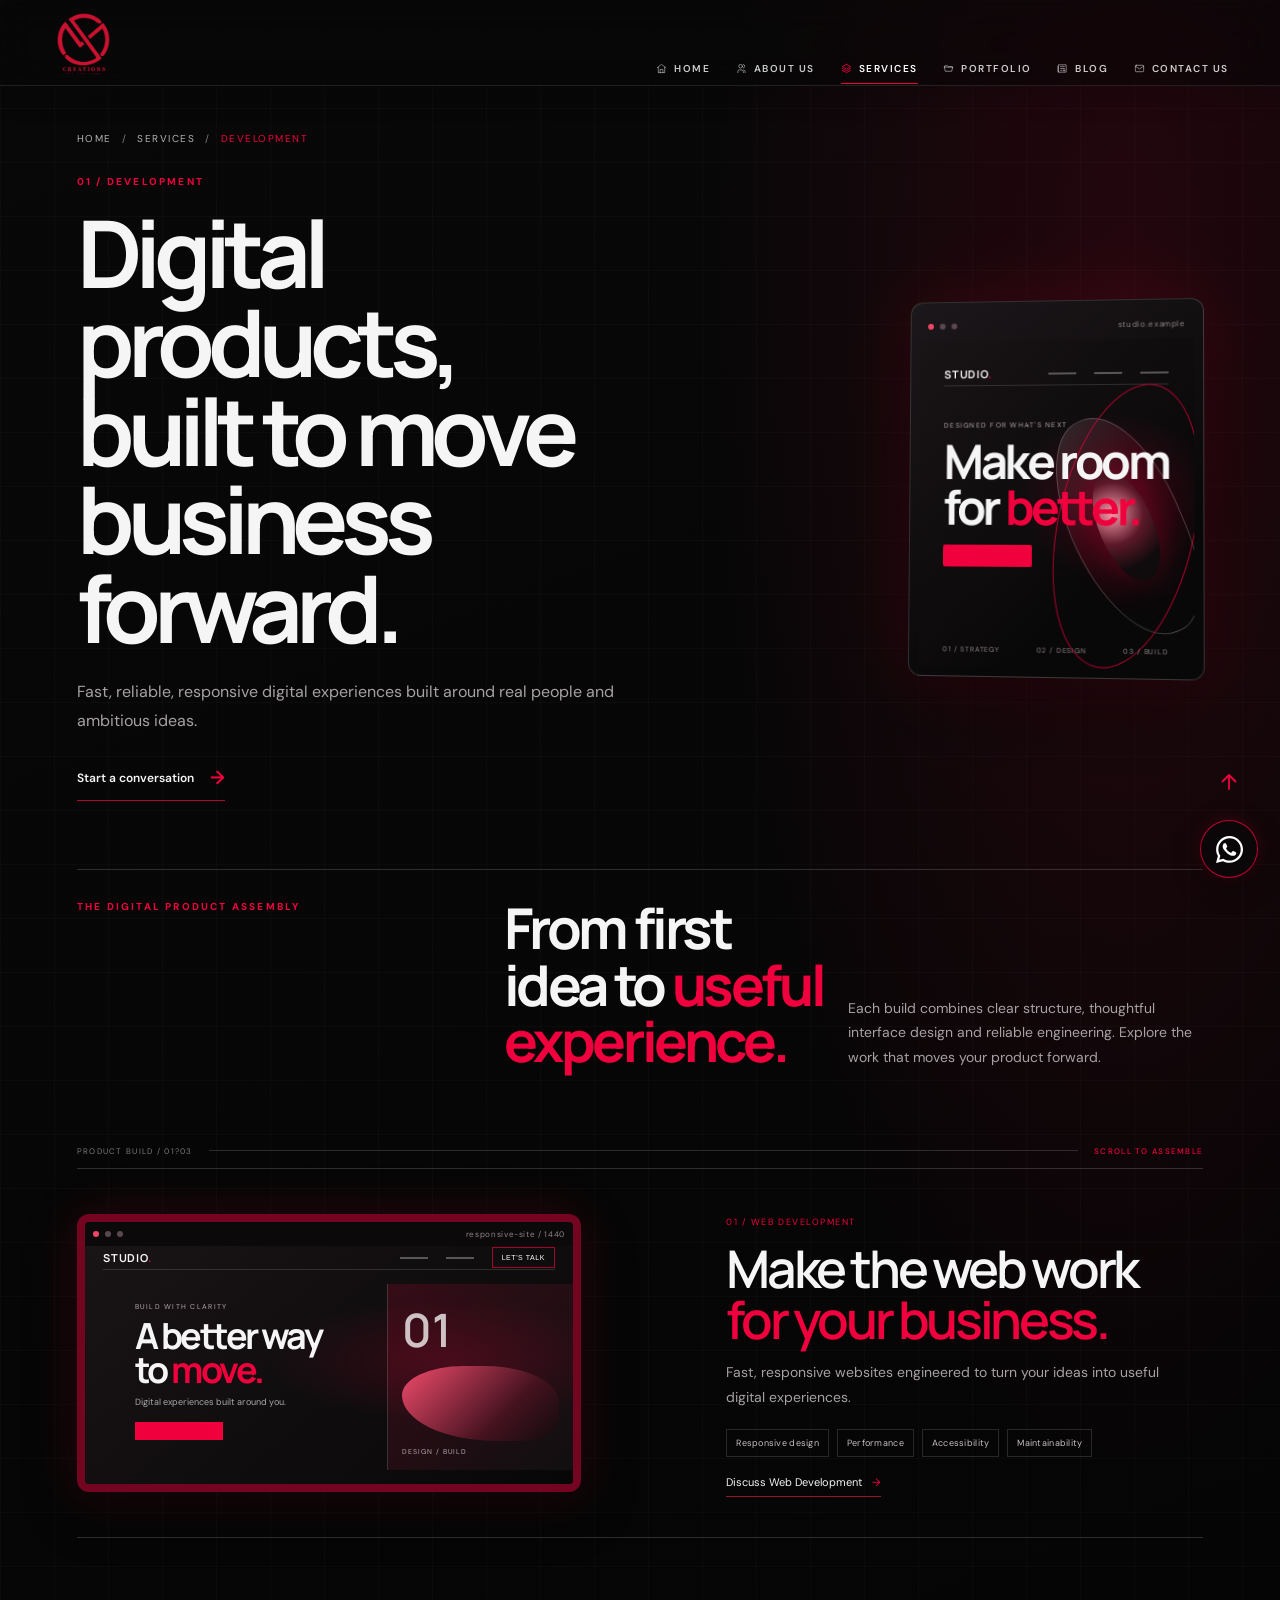
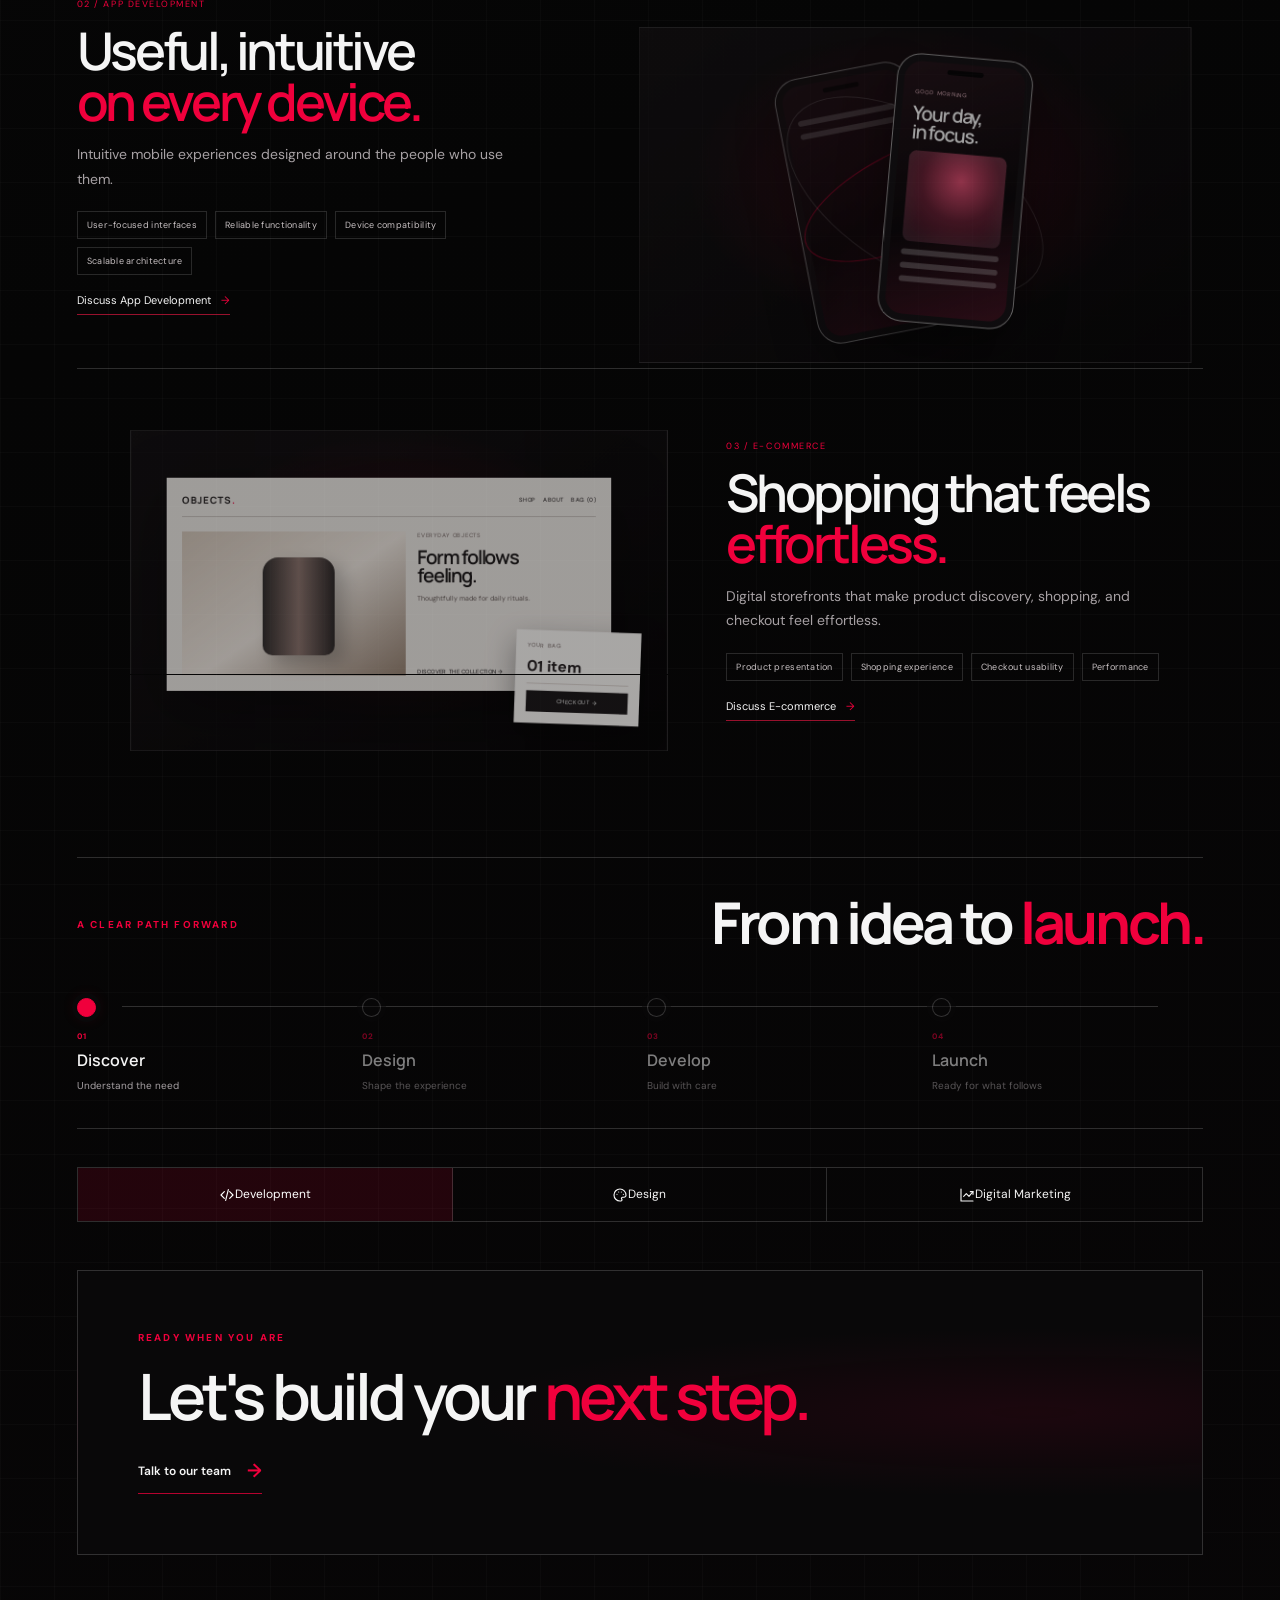
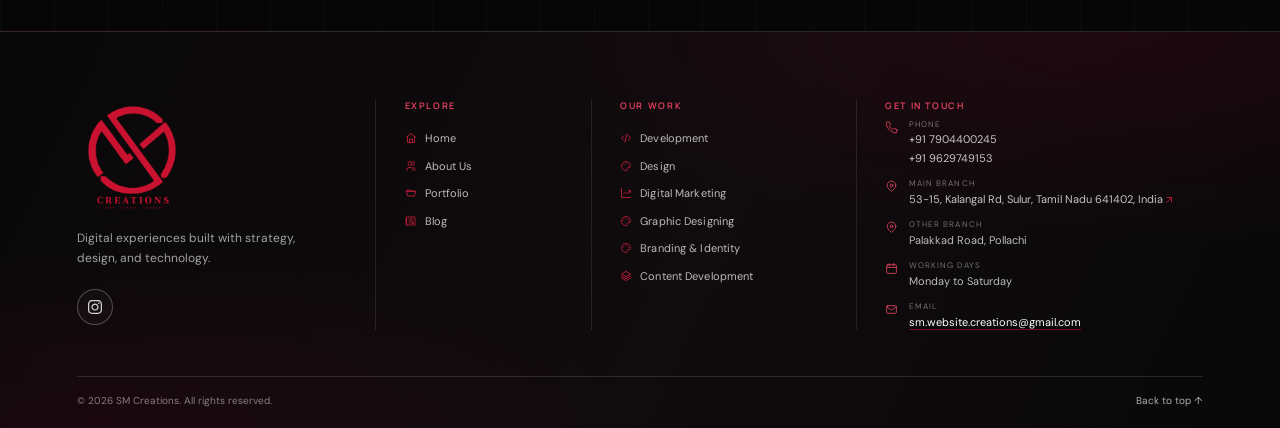
<file: development.html>
﻿<!doctype html>
<html lang="en">
<head>
  <meta charset="utf-8">
  <meta name="viewport" content="width=device-width, initial-scale=1">
  <meta name="description" content="We build fast, reliable, responsive websites, apps and e-commerce experiences with thoughtful engineering.">
  <title>Development | SM Creations</title>
  <link rel="preconnect" href="https://fonts.googleapis.com">
  <link rel="preconnect" href="https://fonts.gstatic.com" crossorigin>
  <link href="https://fonts.googleapis.com/css2?family=DM+Sans:wght@400;500;600;700&family=Manrope:wght@400;500;600;700;800&display=swap" rel="stylesheet">
  <link rel="stylesheet" href="style.css"><link rel="stylesheet" href="hero.css"><link rel="stylesheet" href="pages.css">
</head>
<body class="inner-page service-page service-page--development" data-service-page="development">
  <header class="site-header"><a class="brand" href="index.html#top" aria-label="SM Creations home"><img class="brand-logo-image" src="assets/sm-creations-logo.png" alt="SM Creations"></a>
    <nav class="primary-nav" aria-label="Main navigation"><a href="index.html">HOME</a><a href="about.html">ABOUT US</a><a href="services.html" aria-current="page">SERVICES</a><a href="portfolio.html">PORTFOLIO</a><a href="blog.html">BLOG</a><a href="contact.html">CONTACT US</a></nav>
    <button class="page-menu-toggle" type="button" aria-label="Open navigation menu" aria-expanded="false" aria-controls="page-mobile-nav"><svg viewBox="0 0 24 24" aria-hidden="true"><path d="M4 7h16M4 12h16M4 17h16"/></svg></button>
    <nav class="page-mobile-nav" id="page-mobile-nav" aria-label="Mobile navigation" aria-hidden="true"><a href="index.html">HOME</a><a href="about.html">ABOUT US</a><a href="services.html" aria-current="page">SERVICES</a><a href="portfolio.html">PORTFOLIO</a><a href="blog.html">BLOG</a><a href="contact.html">CONTACT US</a></nav>
  </header>
  <main class="inner-main service-detail service-experience" id="top">
    <nav class="page-breadcrumbs" aria-label="Breadcrumb"><a href="index.html">Home</a><span aria-hidden="true">/</span><a href="services.html">Services</a><span aria-hidden="true">/</span><span aria-current="page">Development</span></nav>
    <section class="service-detail__hero service-hero--development" data-reveal>
      <div><p class="page-kicker">01 / DEVELOPMENT</p><h1>Digital products, built to move business forward.</h1><p class="page-lede">Fast, reliable, responsive digital experiences built around real people and ambitious ideas.</p><a class="page-text-link" href="contact.html?service=development">Start a conversation <span aria-hidden="true">&#8594;</span></a></div>
      <div class="dev-hero-window" role="img" aria-label="Illustrative responsive website interface"><div class="mock-window-bar"><span></span><span></span><span></span><small>studio.example</small></div><div class="dev-hero-screen"><div class="mock-nav"><b>STUDIO<span>.</span></b><i></i><i></i><i></i></div><div class="mock-hero-copy"><small>DESIGNED FOR WHAT'S NEXT</small><strong>Make room<br>for <em>better.</em></strong><span></span></div><div class="mock-hero-art"><div class="mock-art-orbit"></div><div class="mock-art-core"></div></div><div class="mock-screen-footer"><span>01 / STRATEGY</span><span>02 / DESIGN</span><span>03 / BUILD</span></div></div></div>
    </section>
    <section class="story-intro" data-reveal><p class="page-kicker">THE DIGITAL PRODUCT ASSEMBLY</p><div><h2 class="page-section-title">From first idea to <em>useful experience.</em></h2><p>Each build combines clear structure, thoughtful interface design and reliable engineering. Explore the work that moves your product forward.</p></div></section>
    <section class="dev-assembly" data-scroll-story="development" aria-label="Development services">
      <div class="dev-assembly__rail" aria-hidden="true"><span>PRODUCT BUILD / 01?03</span><i></i><b>SCROLL TO ASSEMBLE</b></div>
      <div class="dev-module dev-module--web scroll-module" data-stage="0"><div class="dev-module__visual dev-browser" aria-hidden="true"><div class="mock-window-bar"><span></span><span></span><span></span><small>responsive-site / 1440</small></div><div class="dev-browser__body"><div class="mock-nav"><b>STUDIO<span>.</span></b><i></i><i></i><button>LET'S TALK</button></div><div class="dev-browser__content"><small>BUILD WITH CLARITY</small><strong>A better way<br>to <em>move.</em></strong><p>Digital experiences built around you.</p><span class="mock-button"></span></div><div class="dev-browser__aside"><span>01</span><i></i><small>DESIGN / BUILD</small></div></div></div><div class="dev-module__copy"><span class="module-index">01 / WEB DEVELOPMENT</span><h3>Make the web work<br><em>for your business.</em></h3><p>Fast, responsive websites engineered to turn your ideas into useful digital experiences.</p><ul><li>Responsive design</li><li>Performance</li><li>Accessibility</li><li>Maintainability</li></ul><a class="service-enquiry-link" href="contact.html?service=development">Discuss Web Development <span aria-hidden="true">&#8594;</span></a></div></div>
      <div class="dev-module dev-module--app scroll-module" data-stage="1"><div class="dev-module__visual dev-phone-scene" aria-hidden="true"><div class="dev-phone dev-phone--back"><div class="dev-phone__screen"><span></span><i></i><i></i></div></div><div class="dev-phone dev-phone--front"><div class="dev-phone__screen"><small>GOOD MORNING</small><b>Your day,<br>in focus.</b><span class="phone-tile"></span><i></i><i></i><i></i></div></div><span class="device-orbit device-orbit--one"></span><span class="device-orbit device-orbit--two"></span></div><div class="dev-module__copy"><span class="module-index">02 / APP DEVELOPMENT</span><h3>Useful, intuitive<br><em>on every device.</em></h3><p>Intuitive mobile experiences designed around the people who use them.</p><ul><li>User-focused interfaces</li><li>Reliable functionality</li><li>Device compatibility</li><li>Scalable architecture</li></ul><a class="service-enquiry-link" href="contact.html?service=development">Discuss App Development <span aria-hidden="true">&#8594;</span></a></div></div>
      <div class="dev-module dev-module--commerce scroll-module" data-stage="2"><div class="dev-module__visual dev-store-scene" aria-hidden="true"><div class="store-window"><div class="store-top"><b>OBJECTS<span>.</span></b><span>SHOP&nbsp;&nbsp; ABOUT&nbsp;&nbsp; BAG (0)</span></div><div class="store-product"><div class="store-product__art"><span></span></div><div class="store-product__info"><small>EVERYDAY OBJECTS</small><b>Form follows<br>feeling.</b><span>Thoughtfully made for daily rituals.</span><i>DISCOVER THE COLLECTION &#8594;</i></div></div></div><div class="store-checkout"><span>YOUR BAG</span><b>01 item</b><i></i><small>CHECKOUT &#8594;</small></div></div><div class="dev-module__copy"><span class="module-index">03 / E-COMMERCE</span><h3>Shopping that feels<br><em>effortless.</em></h3><p>Digital storefronts that make product discovery, shopping, and checkout feel effortless.</p><ul><li>Product presentation</li><li>Shopping experience</li><li>Checkout usability</li><li>Performance</li></ul><a class="service-enquiry-link" href="contact.html?service=development">Discuss E-commerce <span aria-hidden="true">&#8594;</span></a></div></div>
    </section>
    <section class="service-process service-process--development" data-process-track="4" data-reveal><div class="process-heading"><p class="page-kicker">A CLEAR PATH FORWARD</p><h2 class="page-section-title">From idea to <em>launch.</em></h2></div><div class="process-track" aria-label="Discover, Design, Develop, Launch"><span class="process-track__fill"></span><ol><li class="is-current"><b>01</b><strong>Discover</strong><small>Understand the need</small></li><li><b>02</b><strong>Design</strong><small>Shape the experience</small></li><li><b>03</b><strong>Develop</strong><small>Build with care</small></li><li><b>04</b><strong>Launch</strong><small>Ready for what follows</small></li></ol></div></section>
    <nav class="service-detail__switch" aria-label="Explore other services"><a aria-current="page" href="development.html">Development</a><a href="creative.html">Design</a><a href="growth.html">Digital Marketing</a></nav>
    <section class="service-detail__cta" data-reveal><p class="page-kicker">READY WHEN YOU ARE</p><h2>Let's build your <em>next step.</em></h2><a class="page-text-link" href="contact.html?service=development">Talk to our team <span aria-hidden="true">&#8594;</span></a></section>
  </main>
  <footer class="site-footer dark-section">
  <div class="site-footer__inner">
    <div class="site-footer__brand-block">
      <a class="site-footer__brand" href="index.html#top" aria-label="SM Creations home"><img src="assets/sm-creations-logo.png" alt="SM Creations logo"></a>
      <p class="site-footer__summary">Digital experiences built with strategy, design, and technology.</p>
    </div>
    <nav class="site-footer__group site-footer__explore" aria-label="Explore">
      <p class="site-footer__label">EXPLORE</p>
      <a href="index.html">Home</a><a href="about.html">About Us</a><a href="portfolio.html">Portfolio</a><a href="blog.html">Blog</a>
    </nav>
    <nav class="site-footer__group site-footer__work" aria-label="Our Work">
      <p class="site-footer__label">OUR WORK</p>
      <a href="development.html">Development</a><a href="creative.html">Design</a><a href="growth.html">Digital Marketing</a><a href="creative.html">Graphic Designing</a><a href="creative.html">Branding &amp; Identity</a><a href="services.html">Content Development</a>
    </nav>
    <div class="site-footer__group site-footer__connect">
      <p class="site-footer__label">GET IN TOUCH</p>
      <ul class="site-footer__contact-list">
        <li><svg class="site-footer__contact-icon" viewBox="0 0 24 24" aria-hidden="true"><path d="M22 16.92v3a2 2 0 0 1-2.18 2 19.8 19.8 0 0 1-8.63-3.07 19.5 19.5 0 0 1-6-6A19.8 19.8 0 0 1 2.12 4.2 2 2 0 0 1 4.11 2h3a2 2 0 0 1 2 1.72c.12.9.33 1.78.63 2.62a2 2 0 0 1-.45 2.11L8 9.74a16 16 0 0 0 6 6l1.29-1.29a2 2 0 0 1 2.11-.45c.84.3 1.72.51 2.62.63A2 2 0 0 1 22 16.92Z"/></svg><span class="site-footer__contact-value"><small>Phone</small><a href="tel:+917904400245">+91 7904400245</a><a href="tel:+919629749153">+91 9629749153</a></span></li>
        <li><svg class="site-footer__contact-icon" viewBox="0 0 24 24" aria-hidden="true"><path d="M20 10c0 5-8 11-8 11S4 15 4 10a8 8 0 1 1 16 0Z"/><circle cx="12" cy="10" r="2.5"/></svg><span class="site-footer__contact-value"><small>Main branch</small><a class="site-footer__contact-link" href="https://maps.app.goo.gl/ykGMoq9PeQU4YSgS9?g_st=ac" target="_blank" rel="noopener noreferrer">53-15, Kalangal Rd, Sulur, Tamil Nadu 641402, India</a></span></li>
        <li><svg class="site-footer__contact-icon" viewBox="0 0 24 24" aria-hidden="true"><path d="M20 10c0 5-8 11-8 11S4 15 4 10a8 8 0 1 1 16 0Z"/><circle cx="12" cy="10" r="2.5"/></svg><span class="site-footer__contact-value"><small>Other branch</small><span>Palakkad Road, Pollachi</span></span></li>
        <li><svg class="site-footer__contact-icon" viewBox="0 0 24 24" aria-hidden="true"><rect x="3" y="5" width="18" height="16" rx="2"/><path d="M16 3v4M8 3v4M3 10h18"/></svg><span class="site-footer__contact-value"><small>Working days</small><span>Monday to Saturday</span></span></li>
        <li><svg class="site-footer__contact-icon" viewBox="0 0 24 24" aria-hidden="true"><rect x="3" y="5" width="18" height="14" rx="2"/><path d="m3 7 9 6 9-6"/></svg><span class="site-footer__contact-value"><small>Email</small><a class="site-footer__email" href="mailto:sm.website.creations@gmail.com">sm.website.creations@gmail.com</a></span></li>
      </ul>
    </div>
    <div class="site-footer__bottom"><span>© 2026 SM Creations. All rights reserved.</span><a href="#top">Back to top ↑</a></div>
  </div>
</footer>
  <script src="social-links.js" defer></script>
<script src="pages.js" defer></script>
</body>
</html>
</file>
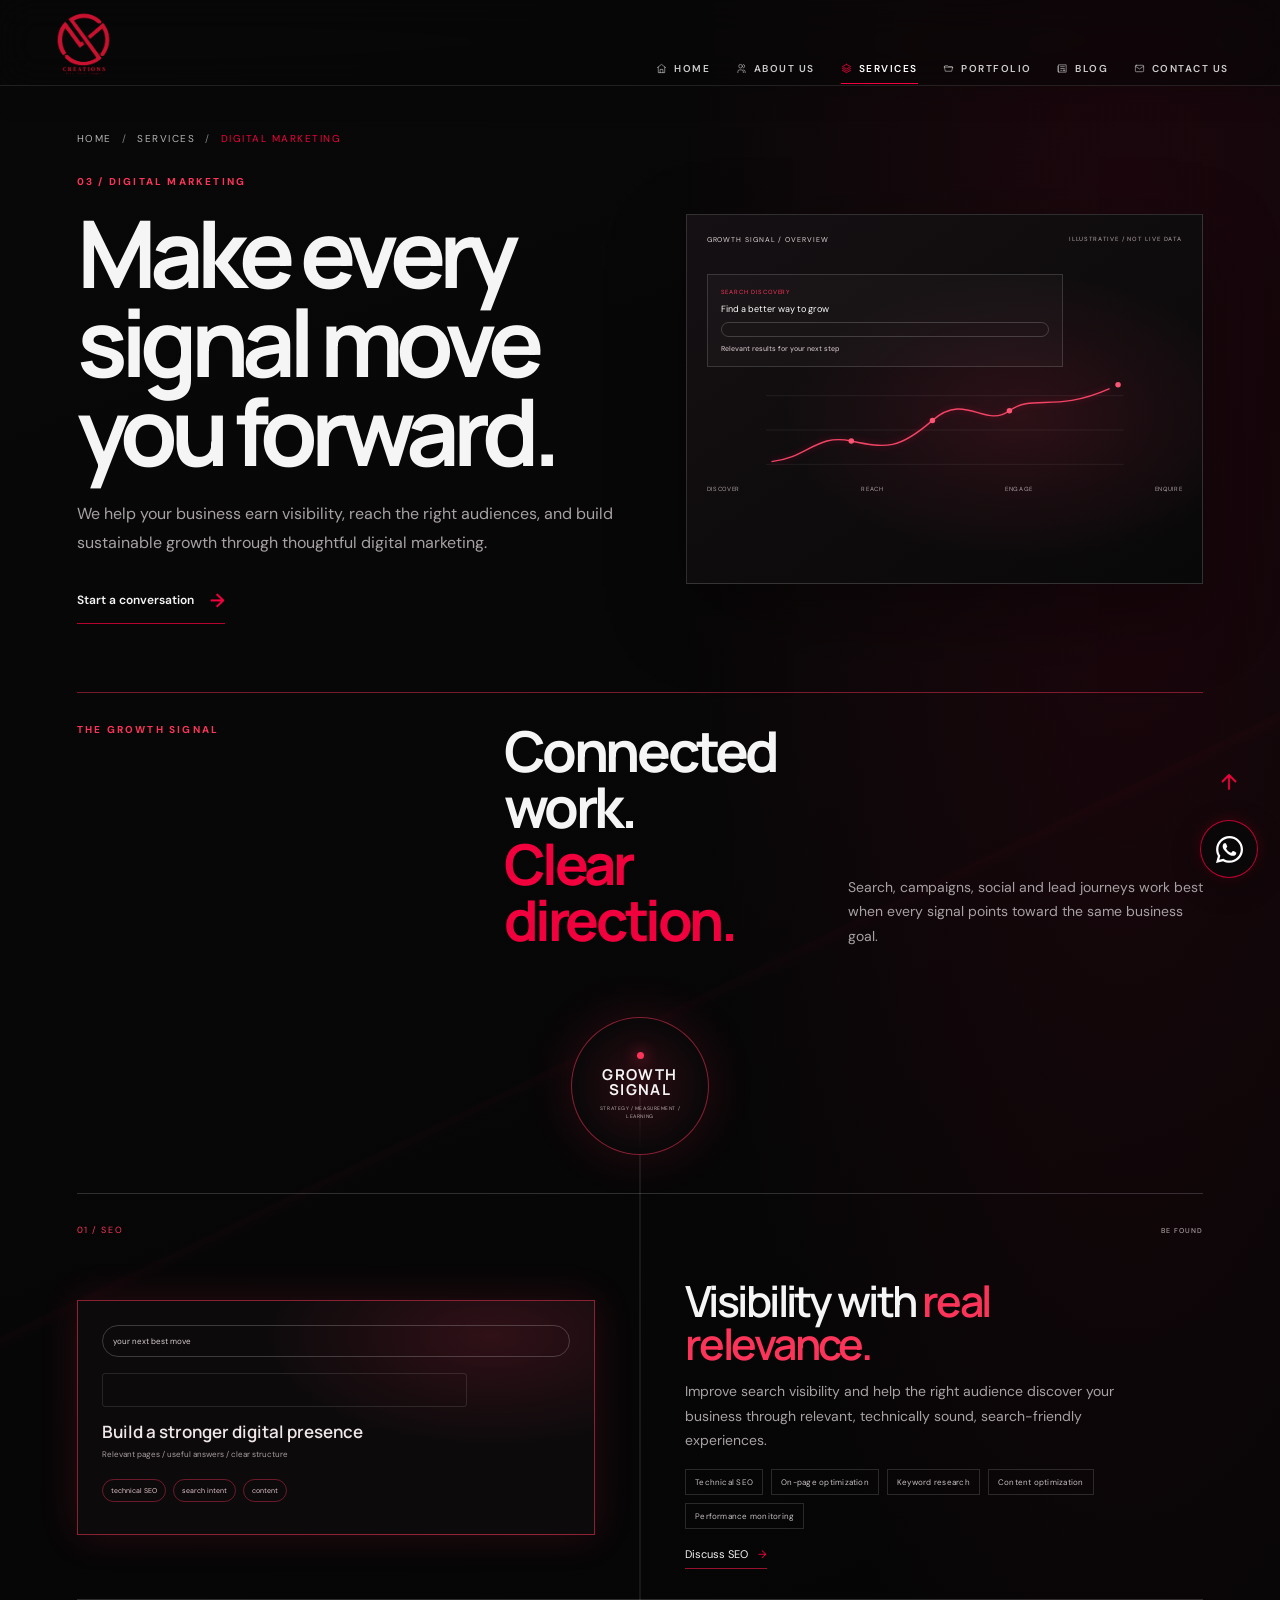
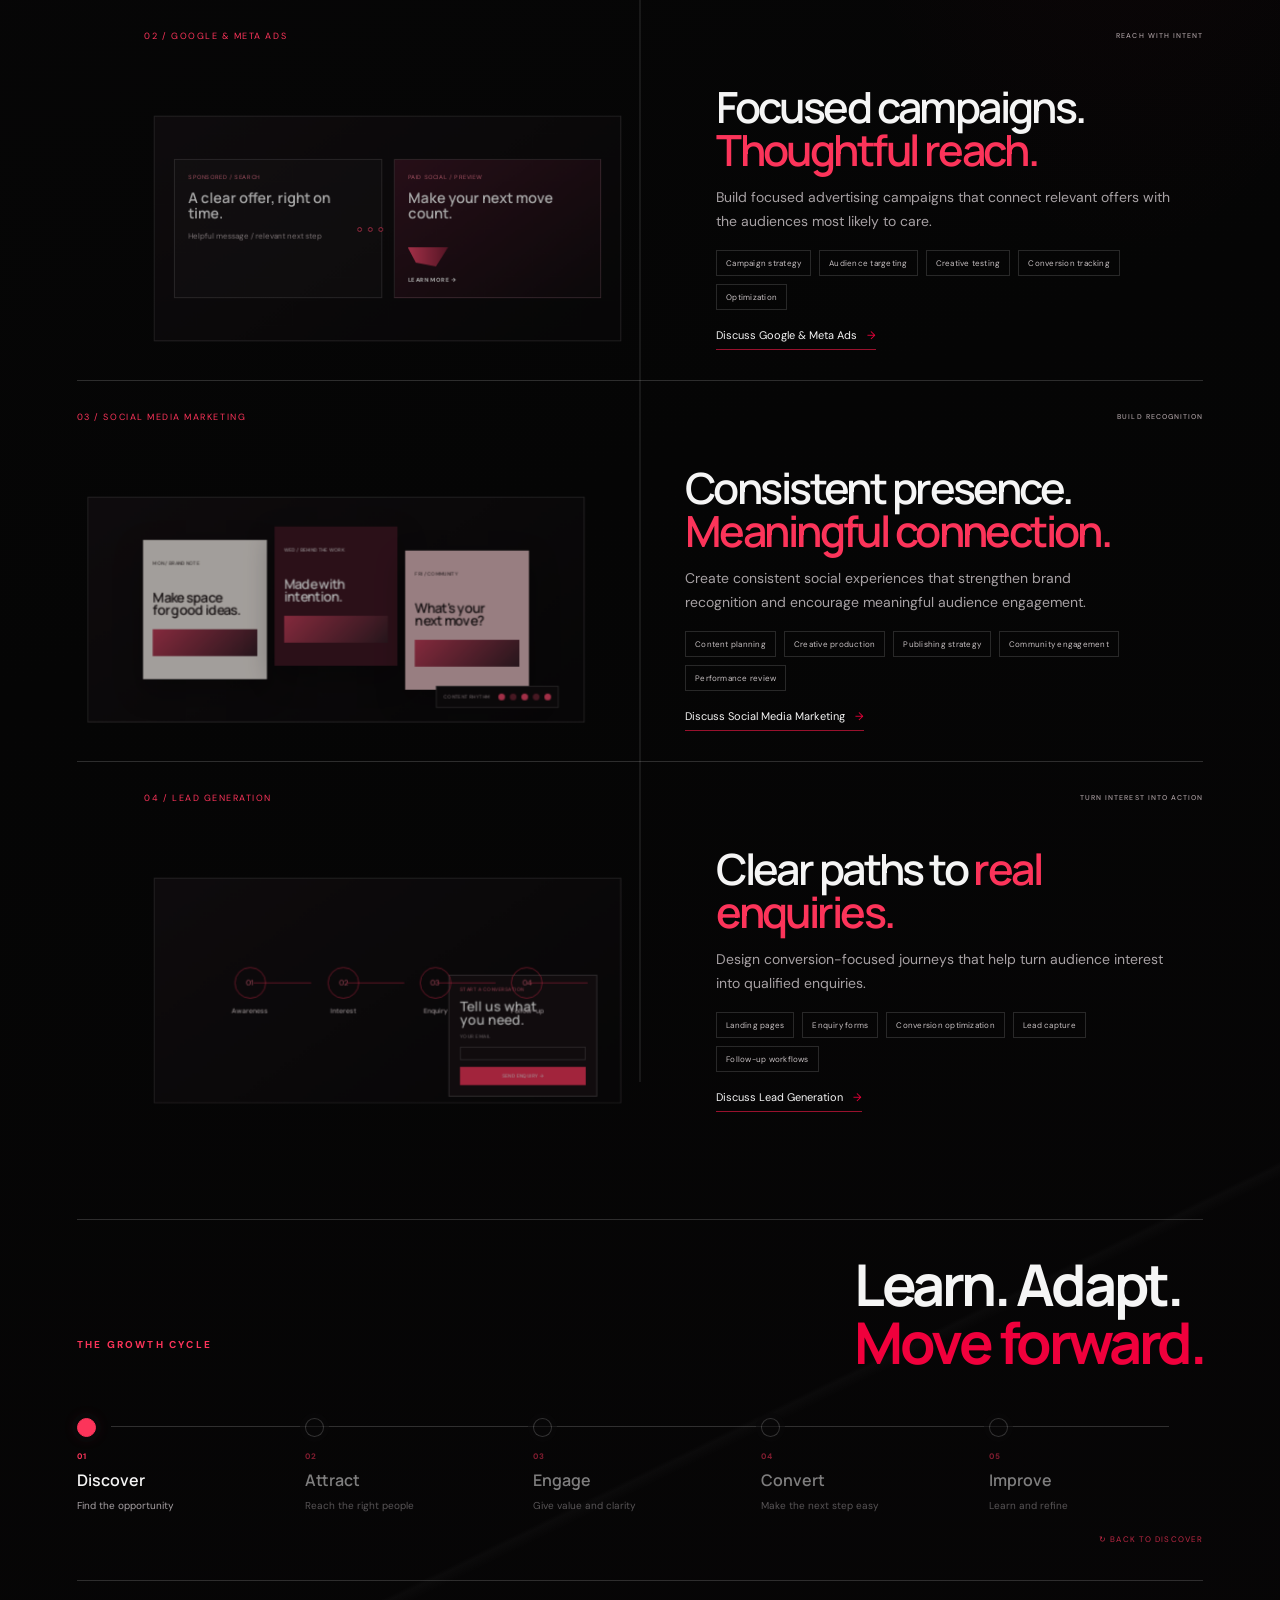
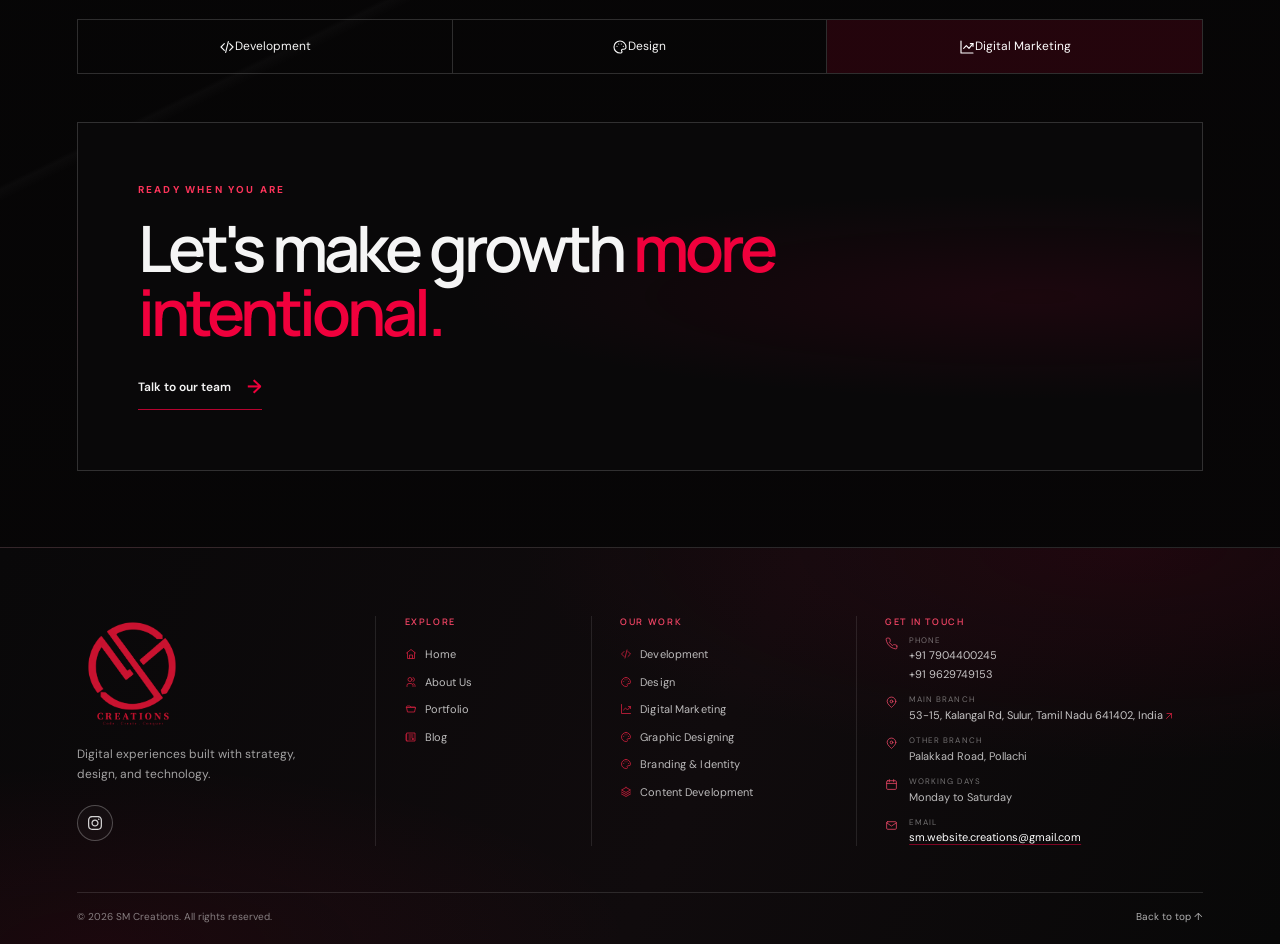
<file: growth.html>
﻿<!doctype html>
<html lang="en">
<head>
  <meta charset="utf-8">
  <meta name="viewport" content="width=device-width, initial-scale=1">
  <meta name="description" content="We build sustainable digital visibility, reach relevant audiences and turn interest into enquiries.">
  <title>Digital Marketing | SM Creations</title>
  <link rel="preconnect" href="https://fonts.googleapis.com">
  <link rel="preconnect" href="https://fonts.gstatic.com" crossorigin>
  <link href="https://fonts.googleapis.com/css2?family=DM+Sans:wght@400;500;600;700&family=Manrope:wght@400;500;600;700;800&display=swap" rel="stylesheet">
  <link rel="stylesheet" href="style.css"><link rel="stylesheet" href="hero.css"><link rel="stylesheet" href="pages.css">
</head>
<body class="inner-page service-page service-page--digital-marketing" data-service-page="digital-marketing">
  <header class="site-header"><a class="brand" href="index.html#top" aria-label="SM Creations home"><img class="brand-logo-image" src="assets/sm-creations-logo.png" alt="SM Creations"></a>
    <nav class="primary-nav" aria-label="Main navigation"><a href="index.html">HOME</a><a href="about.html">ABOUT US</a><a href="services.html" aria-current="page">SERVICES</a><a href="portfolio.html">PORTFOLIO</a><a href="blog.html">BLOG</a><a href="contact.html">CONTACT US</a></nav>
    <button class="page-menu-toggle" type="button" aria-label="Open navigation menu" aria-expanded="false" aria-controls="page-mobile-nav"><svg viewBox="0 0 24 24" aria-hidden="true"><path d="M4 7h16M4 12h16M4 17h16"/></svg></button>
    <nav class="page-mobile-nav" id="page-mobile-nav" aria-label="Mobile navigation" aria-hidden="true"><a href="index.html">HOME</a><a href="about.html">ABOUT US</a><a href="services.html" aria-current="page">SERVICES</a><a href="portfolio.html">PORTFOLIO</a><a href="blog.html">BLOG</a><a href="contact.html">CONTACT US</a></nav>
  </header>
  <main class="inner-main service-detail service-experience" id="top">
    <nav class="page-breadcrumbs" aria-label="Breadcrumb"><a href="index.html">Home</a><span aria-hidden="true">/</span><a href="services.html">Services</a><span aria-hidden="true">/</span><span aria-current="page">Digital Marketing</span></nav>
    <section class="service-detail__hero service-hero--growth" data-reveal><div><p class="page-kicker">03 / DIGITAL MARKETING</p><h1>Make every signal move you forward.</h1><p class="page-lede">We help your business earn visibility, reach the right audiences, and build sustainable growth through thoughtful digital marketing.</p><a class="page-text-link" href="contact.html?service=growth">Start a conversation <span aria-hidden="true">&#8594;</span></a></div><div class="growth-hero-visual" role="img" aria-label="Illustrative marketing analytics interface"><div class="growth-dashboard-head"><span>GROWTH SIGNAL / OVERVIEW</span><b>ILLUSTRATIVE / NOT LIVE DATA</b></div><div class="growth-search"><small>SEARCH DISCOVERY</small><span>Find a better way to grow</span><i></i><b>Relevant results for your next step</b></div><svg class="growth-hero-chart" viewBox="0 0 520 160" role="img" aria-label="Illustrative, non-live trend line from discovery to enquiry"><path class="chart-grid" d="M0 30H520M0 80H520M0 130H520"/><path class="chart-line" d="M8 126 C62 120 73 85 124 96 S194 108 242 66 S318 78 354 52 S424 58 512 14"/><circle cx="124" cy="96" r="4"/><circle cx="242" cy="66" r="4"/><circle cx="354" cy="52" r="4"/><circle cx="512" cy="14" r="4"/></svg><div class="growth-chart-labels"><span>DISCOVER</span><span>REACH</span><span>ENGAGE</span><span>ENQUIRE</span></div></div></section>
    <section class="story-intro story-intro--growth" data-reveal><p class="page-kicker">THE GROWTH SIGNAL</p><div><h2 class="page-section-title">Connected work.<br><em>Clear direction.</em></h2><p>Search, campaigns, social and lead journeys work best when every signal points toward the same business goal.</p></div></section>
    <section class="growth-system" data-scroll-story="growth" aria-label="Digital marketing services">
      <div class="growth-system__spine" aria-hidden="true"><span></span></div>
      <div class="growth-system__center"><span class="growth-pulse"></span><b>GROWTH<br>SIGNAL</b><small>STRATEGY / MEASUREMENT / LEARNING</small></div>
      <article class="growth-module growth-module--seo scroll-module" data-stage="0"><div class="growth-module__meta"><span class="module-index">01 / SEO</span><b>BE FOUND</b></div><div class="growth-module__visual seo-visual" aria-hidden="true"><span class="search-query">your next best move</span><i></i><b>Build a stronger digital presence</b><small>Relevant pages / useful answers / clear structure</small><div class="keyword-cluster"><span>technical SEO</span><span>search intent</span><span>content</span></div></div><div class="growth-module__copy"><h3>Visibility with <em>real relevance.</em></h3><p>Improve search visibility and help the right audience discover your business through relevant, technically sound, search-friendly experiences.</p><ul><li>Technical SEO</li><li>On-page optimization</li><li>Keyword research</li><li>Content optimization</li><li>Performance monitoring</li></ul><a class="service-enquiry-link" href="contact.html?service=growth">Discuss SEO <span aria-hidden="true">&#8594;</span></a></div></article>
      <article class="growth-module growth-module--ads scroll-module" data-stage="1"><div class="growth-module__meta"><span class="module-index">02 / GOOGLE &amp; META ADS</span><b>REACH WITH INTENT</b></div><div class="growth-module__visual ads-visual" aria-hidden="true"><div class="ad-search"><small>SPONSORED / SEARCH</small><b>A clear offer, right on time.</b><span>Helpful message / relevant next step</span></div><div class="ad-social"><small>PAID SOCIAL / PREVIEW</small><span>Make your next move count.</span><i></i><b>LEARN MORE &#8594;</b></div><div class="ad-connector"><i></i><i></i><i></i></div></div><div class="growth-module__copy"><h3>Focused campaigns.<br><em>Thoughtful reach.</em></h3><p>Build focused advertising campaigns that connect relevant offers with the audiences most likely to care.</p><ul><li>Campaign strategy</li><li>Audience targeting</li><li>Creative testing</li><li>Conversion tracking</li><li>Optimization</li></ul><a class="service-enquiry-link" href="contact.html?service=growth">Discuss Google &amp; Meta Ads <span aria-hidden="true">&#8594;</span></a></div></article>
      <article class="growth-module growth-module--social scroll-module" data-stage="2"><div class="growth-module__meta"><span class="module-index">03 / SOCIAL MEDIA MARKETING</span><b>BUILD RECOGNITION</b></div><div class="growth-module__visual social-visual" aria-hidden="true"><div class="social-post social-post--one"><small>MON / BRAND NOTE</small><b>Make space<br>for good ideas.</b><i></i></div><div class="social-post social-post--two"><small>WED / BEHIND THE WORK</small><b>Made with<br>intention.</b><i></i></div><div class="social-post social-post--three"><small>FRI / COMMUNITY</small><b>What's your<br>next move?</b><i></i></div><div class="social-calendar"><span>CONTENT RHYTHM</span><i></i><i></i><i></i><i></i><i></i></div></div><div class="growth-module__copy"><h3>Consistent presence.<br><em>Meaningful connection.</em></h3><p>Create consistent social experiences that strengthen brand recognition and encourage meaningful audience engagement.</p><ul><li>Content planning</li><li>Creative production</li><li>Publishing strategy</li><li>Community engagement</li><li>Performance review</li></ul><a class="service-enquiry-link" href="contact.html?service=growth">Discuss Social Media Marketing <span aria-hidden="true">&#8594;</span></a></div></article>
      <article class="growth-module growth-module--leads scroll-module" data-stage="3"><div class="growth-module__meta"><span class="module-index">04 / LEAD GENERATION</span><b>TURN INTEREST INTO ACTION</b></div><div class="growth-module__visual lead-visual" aria-hidden="true"><div class="lead-stage"><span>01</span><b>Awareness</b><i></i></div><div class="lead-stage"><span>02</span><b>Interest</b><i></i></div><div class="lead-stage"><span>03</span><b>Enquiry</b><i></i></div><div class="lead-stage"><span>04</span><b>Follow-up</b><i></i></div><div class="lead-form"><small>START A CONVERSATION</small><b>Tell us what<br>you need.</b><span>YOUR EMAIL</span><i></i><em>SEND ENQUIRY &#8594;</em></div></div><div class="growth-module__copy"><h3>Clear paths to <em>real enquiries.</em></h3><p>Design conversion-focused journeys that help turn audience interest into qualified enquiries.</p><ul><li>Landing pages</li><li>Enquiry forms</li><li>Conversion optimization</li><li>Lead capture</li><li>Follow-up workflows</li></ul><a class="service-enquiry-link" href="contact.html?service=growth">Discuss Lead Generation <span aria-hidden="true">&#8594;</span></a></div></article>
    </section>
    <section class="service-process service-process--growth" data-process-track="5" data-reveal><div class="process-heading"><p class="page-kicker">THE GROWTH CYCLE</p><h2 class="page-section-title">Learn. Adapt.<br><em>Move forward.</em></h2></div><div class="process-track" aria-label="Discover, Attract, Engage, Convert, Improve"><span class="process-track__fill"></span><ol><li class="is-current"><b>01</b><strong>Discover</strong><small>Find the opportunity</small></li><li><b>02</b><strong>Attract</strong><small>Reach the right people</small></li><li><b>03</b><strong>Engage</strong><small>Give value and clarity</small></li><li><b>04</b><strong>Convert</strong><small>Make the next step easy</small></li><li><b>05</b><strong>Improve</strong><small>Learn and refine</small></li></ol><span class="cycle-return" aria-hidden="true">&#8635; BACK TO DISCOVER</span></div></section>
    <nav class="service-detail__switch" aria-label="Explore other services"><a href="development.html">Development</a><a href="creative.html">Design</a><a aria-current="page" href="growth.html">Digital Marketing</a></nav>
    <section class="service-detail__cta" data-reveal><p class="page-kicker">READY WHEN YOU ARE</p><h2>Let's make growth <em>more intentional.</em></h2><a class="page-text-link" href="contact.html?service=growth">Talk to our team <span aria-hidden="true">&#8594;</span></a></section>
  </main>
  <footer class="site-footer dark-section">
  <div class="site-footer__inner">
    <div class="site-footer__brand-block">
      <a class="site-footer__brand" href="index.html#top" aria-label="SM Creations home"><img src="assets/sm-creations-logo.png" alt="SM Creations logo"></a>
      <p class="site-footer__summary">Digital experiences built with strategy, design, and technology.</p>
    </div>
    <nav class="site-footer__group site-footer__explore" aria-label="Explore">
      <p class="site-footer__label">EXPLORE</p>
      <a href="index.html">Home</a><a href="about.html">About Us</a><a href="portfolio.html">Portfolio</a><a href="blog.html">Blog</a>
    </nav>
    <nav class="site-footer__group site-footer__work" aria-label="Our Work">
      <p class="site-footer__label">OUR WORK</p>
      <a href="development.html">Development</a><a href="creative.html">Design</a><a href="growth.html">Digital Marketing</a><a href="creative.html">Graphic Designing</a><a href="creative.html">Branding &amp; Identity</a><a href="services.html">Content Development</a>
    </nav>
    <div class="site-footer__group site-footer__connect">
      <p class="site-footer__label">GET IN TOUCH</p>
      <ul class="site-footer__contact-list">
        <li><svg class="site-footer__contact-icon" viewBox="0 0 24 24" aria-hidden="true"><path d="M22 16.92v3a2 2 0 0 1-2.18 2 19.8 19.8 0 0 1-8.63-3.07 19.5 19.5 0 0 1-6-6A19.8 19.8 0 0 1 2.12 4.2 2 2 0 0 1 4.11 2h3a2 2 0 0 1 2 1.72c.12.9.33 1.78.63 2.62a2 2 0 0 1-.45 2.11L8 9.74a16 16 0 0 0 6 6l1.29-1.29a2 2 0 0 1 2.11-.45c.84.3 1.72.51 2.62.63A2 2 0 0 1 22 16.92Z"/></svg><span class="site-footer__contact-value"><small>Phone</small><a href="tel:+917904400245">+91 7904400245</a><a href="tel:+919629749153">+91 9629749153</a></span></li>
        <li><svg class="site-footer__contact-icon" viewBox="0 0 24 24" aria-hidden="true"><path d="M20 10c0 5-8 11-8 11S4 15 4 10a8 8 0 1 1 16 0Z"/><circle cx="12" cy="10" r="2.5"/></svg><span class="site-footer__contact-value"><small>Main branch</small><a class="site-footer__contact-link" href="https://maps.app.goo.gl/ykGMoq9PeQU4YSgS9?g_st=ac" target="_blank" rel="noopener noreferrer">53-15, Kalangal Rd, Sulur, Tamil Nadu 641402, India</a></span></li>
        <li><svg class="site-footer__contact-icon" viewBox="0 0 24 24" aria-hidden="true"><path d="M20 10c0 5-8 11-8 11S4 15 4 10a8 8 0 1 1 16 0Z"/><circle cx="12" cy="10" r="2.5"/></svg><span class="site-footer__contact-value"><small>Other branch</small><span>Palakkad Road, Pollachi</span></span></li>
        <li><svg class="site-footer__contact-icon" viewBox="0 0 24 24" aria-hidden="true"><rect x="3" y="5" width="18" height="16" rx="2"/><path d="M16 3v4M8 3v4M3 10h18"/></svg><span class="site-footer__contact-value"><small>Working days</small><span>Monday to Saturday</span></span></li>
        <li><svg class="site-footer__contact-icon" viewBox="0 0 24 24" aria-hidden="true"><rect x="3" y="5" width="18" height="14" rx="2"/><path d="m3 7 9 6 9-6"/></svg><span class="site-footer__contact-value"><small>Email</small><a class="site-footer__email" href="mailto:sm.website.creations@gmail.com">sm.website.creations@gmail.com</a></span></li>
      </ul>
    </div>
    <div class="site-footer__bottom"><span>© 2026 SM Creations. All rights reserved.</span><a href="#top">Back to top ↑</a></div>
  </div>
</footer>
  <script src="social-links.js" defer></script>
<script src="pages.js" defer></script>
</body>
</html>
</file>
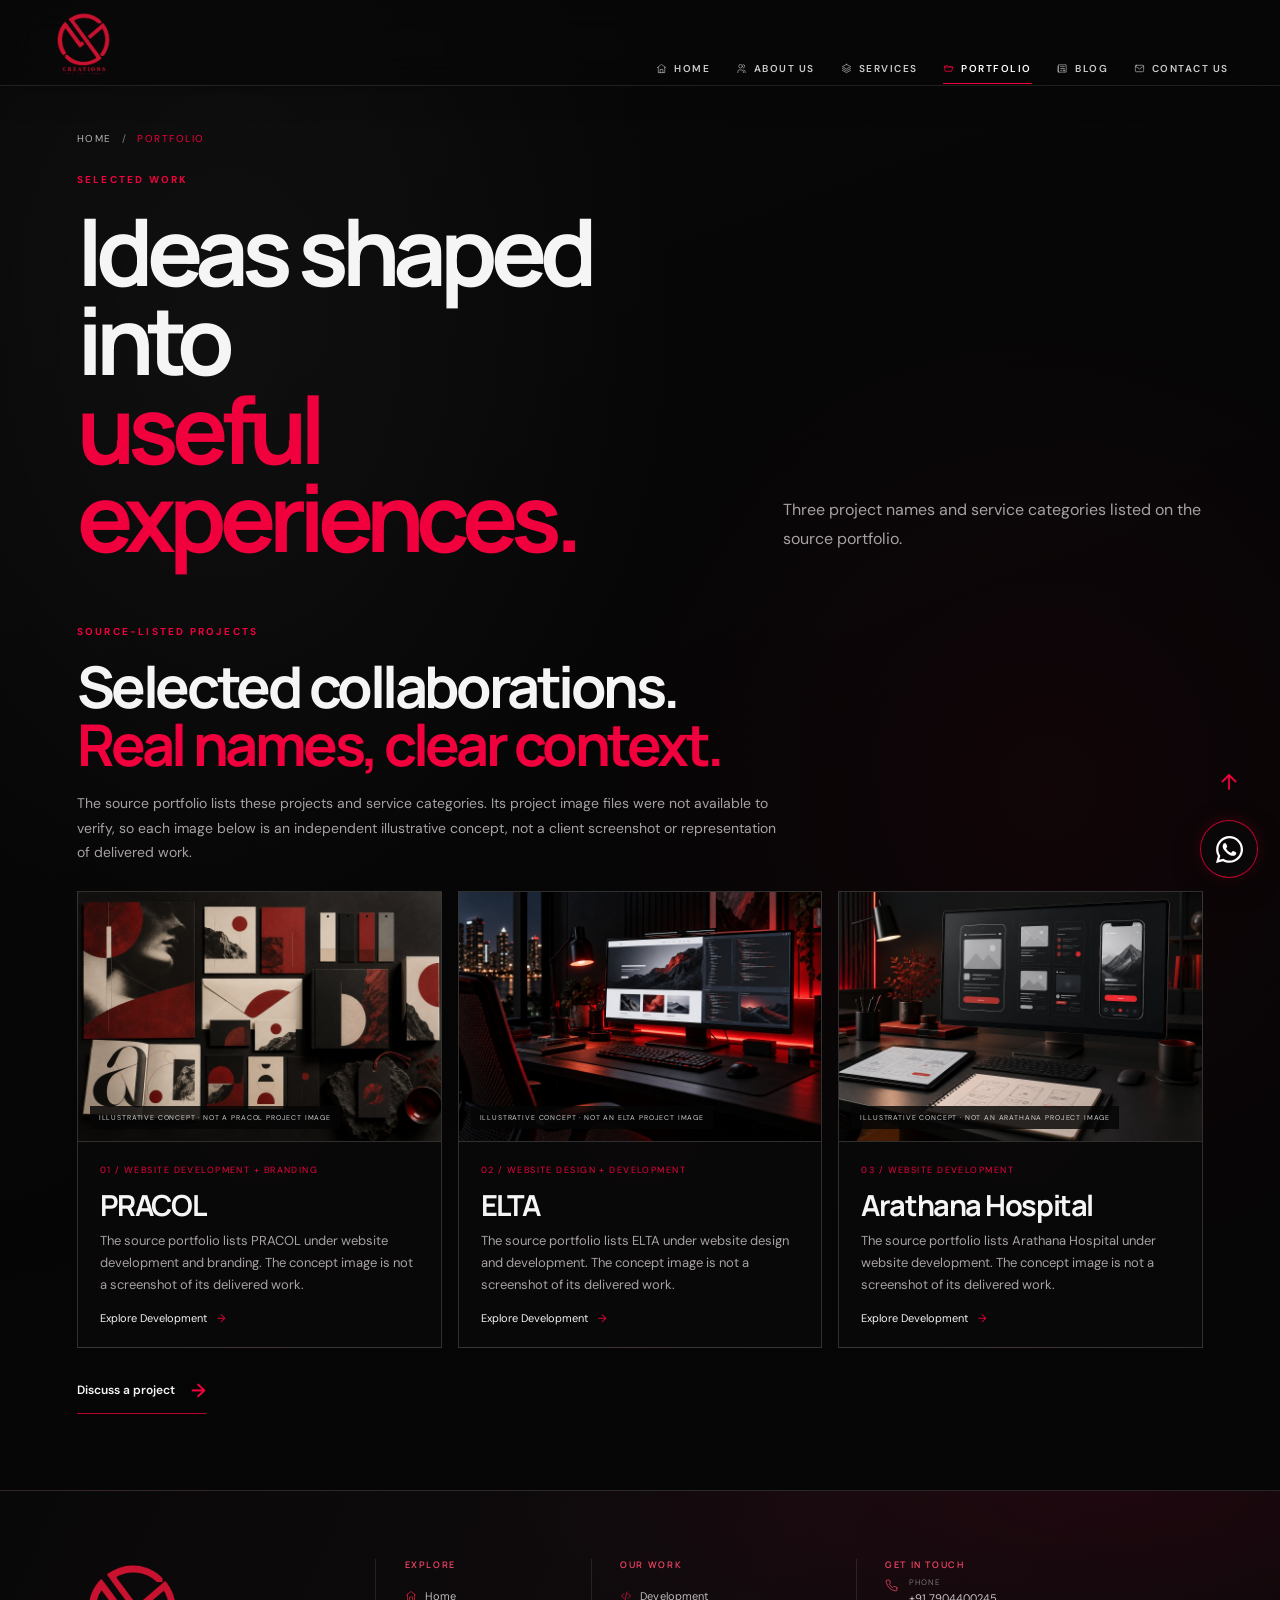
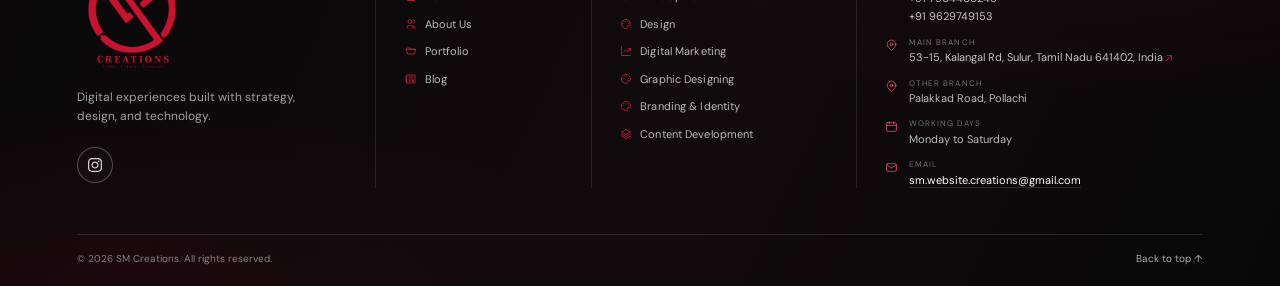
<file: portfolio.html>
﻿<!doctype html>
<html lang="en">
<head>
  <meta charset="utf-8"><meta name="viewport" content="width=device-width, initial-scale=1">
  <meta name="description" content="Explore three illustrative showcases of the work SM Creations offers. These visuals explain our capabilities; they are not client case studies.">
  <title>Portfolio &#8212; SM Creations</title>
  <link rel="preconnect" href="https://fonts.googleapis.com"><link rel="preconnect" href="https://fonts.gstatic.com" crossorigin>
  <link href="https://fonts.googleapis.com/css2?family=DM+Sans:wght@400;500;600;700&family=Manrope:wght@400;500;600;700;800&display=swap" rel="stylesheet">
  <link rel="stylesheet" href="style.css"><link rel="stylesheet" href="hero.css"><link rel="stylesheet" href="pages.css">
</head>
<body class="inner-page portfolio-page">
  <header class="site-header"><a class="brand" href="index.html#top" aria-label="SM Creations home"><img class="brand-logo-image" src="assets/sm-creations-logo.png" alt="SM Creations"></a>
    <nav class="primary-nav" aria-label="Main navigation"><a href="index.html">HOME</a><a href="about.html">ABOUT US</a><a href="services.html">SERVICES</a><a href="portfolio.html" aria-current="page">PORTFOLIO</a><a href="blog.html">BLOG</a><a href="contact.html">CONTACT US</a></nav>
    <button class="page-menu-toggle" type="button" aria-label="Open navigation menu" aria-expanded="false" aria-controls="page-mobile-nav"><svg viewBox="0 0 24 24" aria-hidden="true"><path d="M4 7h16M4 12h16M4 17h16"/></svg></button>
    <nav class="page-mobile-nav" id="page-mobile-nav" aria-label="Mobile navigation" aria-hidden="true"><a href="index.html">HOME</a><a href="about.html">ABOUT US</a><a href="services.html">SERVICES</a><a href="portfolio.html" aria-current="page">PORTFOLIO</a><a href="blog.html">BLOG</a><a href="contact.html">CONTACT US</a></nav>
  </header>
  <main class="inner-main" id="top">
    <nav class="page-breadcrumbs" aria-label="Breadcrumb"><a href="index.html">Home</a><span aria-hidden="true">/</span><span aria-current="page">Portfolio</span></nav>
    <section class="page-hero" data-reveal><p class="page-kicker">SELECTED WORK</p><div class="page-hero__row"><h1>Ideas shaped into<br><em>useful experiences.</em></h1><p class="page-lede">Three project names and service categories listed on the source portfolio.</p></div></section>
    <section class="portfolio-showcase" aria-labelledby="portfolio-showcase-title" data-reveal>
      <p class="page-kicker">SOURCE-LISTED PROJECTS</p>
      <h2 class="page-section-title" id="portfolio-showcase-title">Selected collaborations.<br><em>Real names, clear context.</em></h2>
      <p class="portfolio-showcase__intro">The source portfolio lists these projects and service categories. Its project image files were not available to verify, so each image below is an independent illustrative concept, not a client screenshot or representation of delivered work.</p>
      <div class="portfolio-showcase__grid">
        <article class="portfolio-feature">
          <figure class="portfolio-feature__visual"><img src="assets/images/portfolio-branding-concept.jpg" alt="Independent branding concept artwork made for this portfolio feature; it is not a PRACOL project image." width="1536" height="1024" loading="lazy"><figcaption>ILLUSTRATIVE CONCEPT &#183; NOT A PRACOL PROJECT IMAGE</figcaption></figure>
          <div class="portfolio-feature__copy"><span class="portfolio-feature__category">01 / WEBSITE DEVELOPMENT + BRANDING</span><h3>PRACOL</h3><p>The source portfolio lists PRACOL under website development and branding. The concept image is not a screenshot of its delivered work.</p><a href="development.html">Explore Development <span aria-hidden="true">&#8594;</span></a></div>
        </article>
        <article class="portfolio-feature">
          <figure class="portfolio-feature__visual"><img src="assets/images/web-development-service.jpg" alt="Independent website interface concept made for this portfolio feature; it is not an ELTA project image." width="1536" height="1024" loading="lazy"><figcaption>ILLUSTRATIVE CONCEPT &#183; NOT AN ELTA PROJECT IMAGE</figcaption></figure>
          <div class="portfolio-feature__copy"><span class="portfolio-feature__category">02 / WEBSITE DESIGN + DEVELOPMENT</span><h3>ELTA</h3><p>The source portfolio lists ELTA under website design and development. The concept image is not a screenshot of its delivered work.</p><a href="development.html">Explore Development <span aria-hidden="true">&#8594;</span></a></div>
        </article>
        <article class="portfolio-feature">
          <figure class="portfolio-feature__visual"><img src="assets/images/ui-ux-design-service.jpg" alt="Independent interface concept made for this portfolio feature; it is not an Arathana Hospital project image." width="1536" height="1024" loading="lazy"><figcaption>ILLUSTRATIVE CONCEPT &#183; NOT AN ARATHANA PROJECT IMAGE</figcaption></figure>
          <div class="portfolio-feature__copy"><span class="portfolio-feature__category">03 / WEBSITE DEVELOPMENT</span><h3>Arathana Hospital</h3><p>The source portfolio lists Arathana Hospital under website development. The concept image is not a screenshot of its delivered work.</p><a href="development.html">Explore Development <span aria-hidden="true">&#8594;</span></a></div>
        </article>
      </div>
      <a class="page-text-link" href="contact.html">Discuss a project <span aria-hidden="true">&#8594;</span></a>
    </section>
  </main>
  <footer class="site-footer dark-section">
  <div class="site-footer__inner">
    <div class="site-footer__brand-block">
      <a class="site-footer__brand" href="index.html#top" aria-label="SM Creations home"><img src="assets/sm-creations-logo.png" alt="SM Creations logo"></a>
      <p class="site-footer__summary">Digital experiences built with strategy, design, and technology.</p>
    </div>
    <nav class="site-footer__group site-footer__explore" aria-label="Explore">
      <p class="site-footer__label">EXPLORE</p>
      <a href="index.html">Home</a><a href="about.html">About Us</a><a href="portfolio.html">Portfolio</a><a href="blog.html">Blog</a>
    </nav>
    <nav class="site-footer__group site-footer__work" aria-label="Our Work">
      <p class="site-footer__label">OUR WORK</p>
      <a href="development.html">Development</a><a href="creative.html">Design</a><a href="growth.html">Digital Marketing</a><a href="creative.html">Graphic Designing</a><a href="creative.html">Branding &amp; Identity</a><a href="services.html">Content Development</a>
    </nav>
    <div class="site-footer__group site-footer__connect">
      <p class="site-footer__label">GET IN TOUCH</p>
      <ul class="site-footer__contact-list">
        <li><svg class="site-footer__contact-icon" viewBox="0 0 24 24" aria-hidden="true"><path d="M22 16.92v3a2 2 0 0 1-2.18 2 19.8 19.8 0 0 1-8.63-3.07 19.5 19.5 0 0 1-6-6A19.8 19.8 0 0 1 2.12 4.2 2 2 0 0 1 4.11 2h3a2 2 0 0 1 2 1.72c.12.9.33 1.78.63 2.62a2 2 0 0 1-.45 2.11L8 9.74a16 16 0 0 0 6 6l1.29-1.29a2 2 0 0 1 2.11-.45c.84.3 1.72.51 2.62.63A2 2 0 0 1 22 16.92Z"/></svg><span class="site-footer__contact-value"><small>Phone</small><a href="tel:+917904400245">+91 7904400245</a><a href="tel:+919629749153">+91 9629749153</a></span></li>
        <li><svg class="site-footer__contact-icon" viewBox="0 0 24 24" aria-hidden="true"><path d="M20 10c0 5-8 11-8 11S4 15 4 10a8 8 0 1 1 16 0Z"/><circle cx="12" cy="10" r="2.5"/></svg><span class="site-footer__contact-value"><small>Main branch</small><a class="site-footer__contact-link" href="https://maps.app.goo.gl/ykGMoq9PeQU4YSgS9?g_st=ac" target="_blank" rel="noopener noreferrer">53-15, Kalangal Rd, Sulur, Tamil Nadu 641402, India</a></span></li>
        <li><svg class="site-footer__contact-icon" viewBox="0 0 24 24" aria-hidden="true"><path d="M20 10c0 5-8 11-8 11S4 15 4 10a8 8 0 1 1 16 0Z"/><circle cx="12" cy="10" r="2.5"/></svg><span class="site-footer__contact-value"><small>Other branch</small><span>Palakkad Road, Pollachi</span></span></li>
        <li><svg class="site-footer__contact-icon" viewBox="0 0 24 24" aria-hidden="true"><rect x="3" y="5" width="18" height="16" rx="2"/><path d="M16 3v4M8 3v4M3 10h18"/></svg><span class="site-footer__contact-value"><small>Working days</small><span>Monday to Saturday</span></span></li>
        <li><svg class="site-footer__contact-icon" viewBox="0 0 24 24" aria-hidden="true"><rect x="3" y="5" width="18" height="14" rx="2"/><path d="m3 7 9 6 9-6"/></svg><span class="site-footer__contact-value"><small>Email</small><a class="site-footer__email" href="mailto:sm.website.creations@gmail.com">sm.website.creations@gmail.com</a></span></li>
      </ul>
    </div>
    <div class="site-footer__bottom"><span>© 2026 SM Creations. All rights reserved.</span><a href="#top">Back to top ↑</a></div>
  </div>
</footer>
  <script src="social-links.js" defer></script>
<script src="pages.js" defer></script>
</body>
</html>
</file>
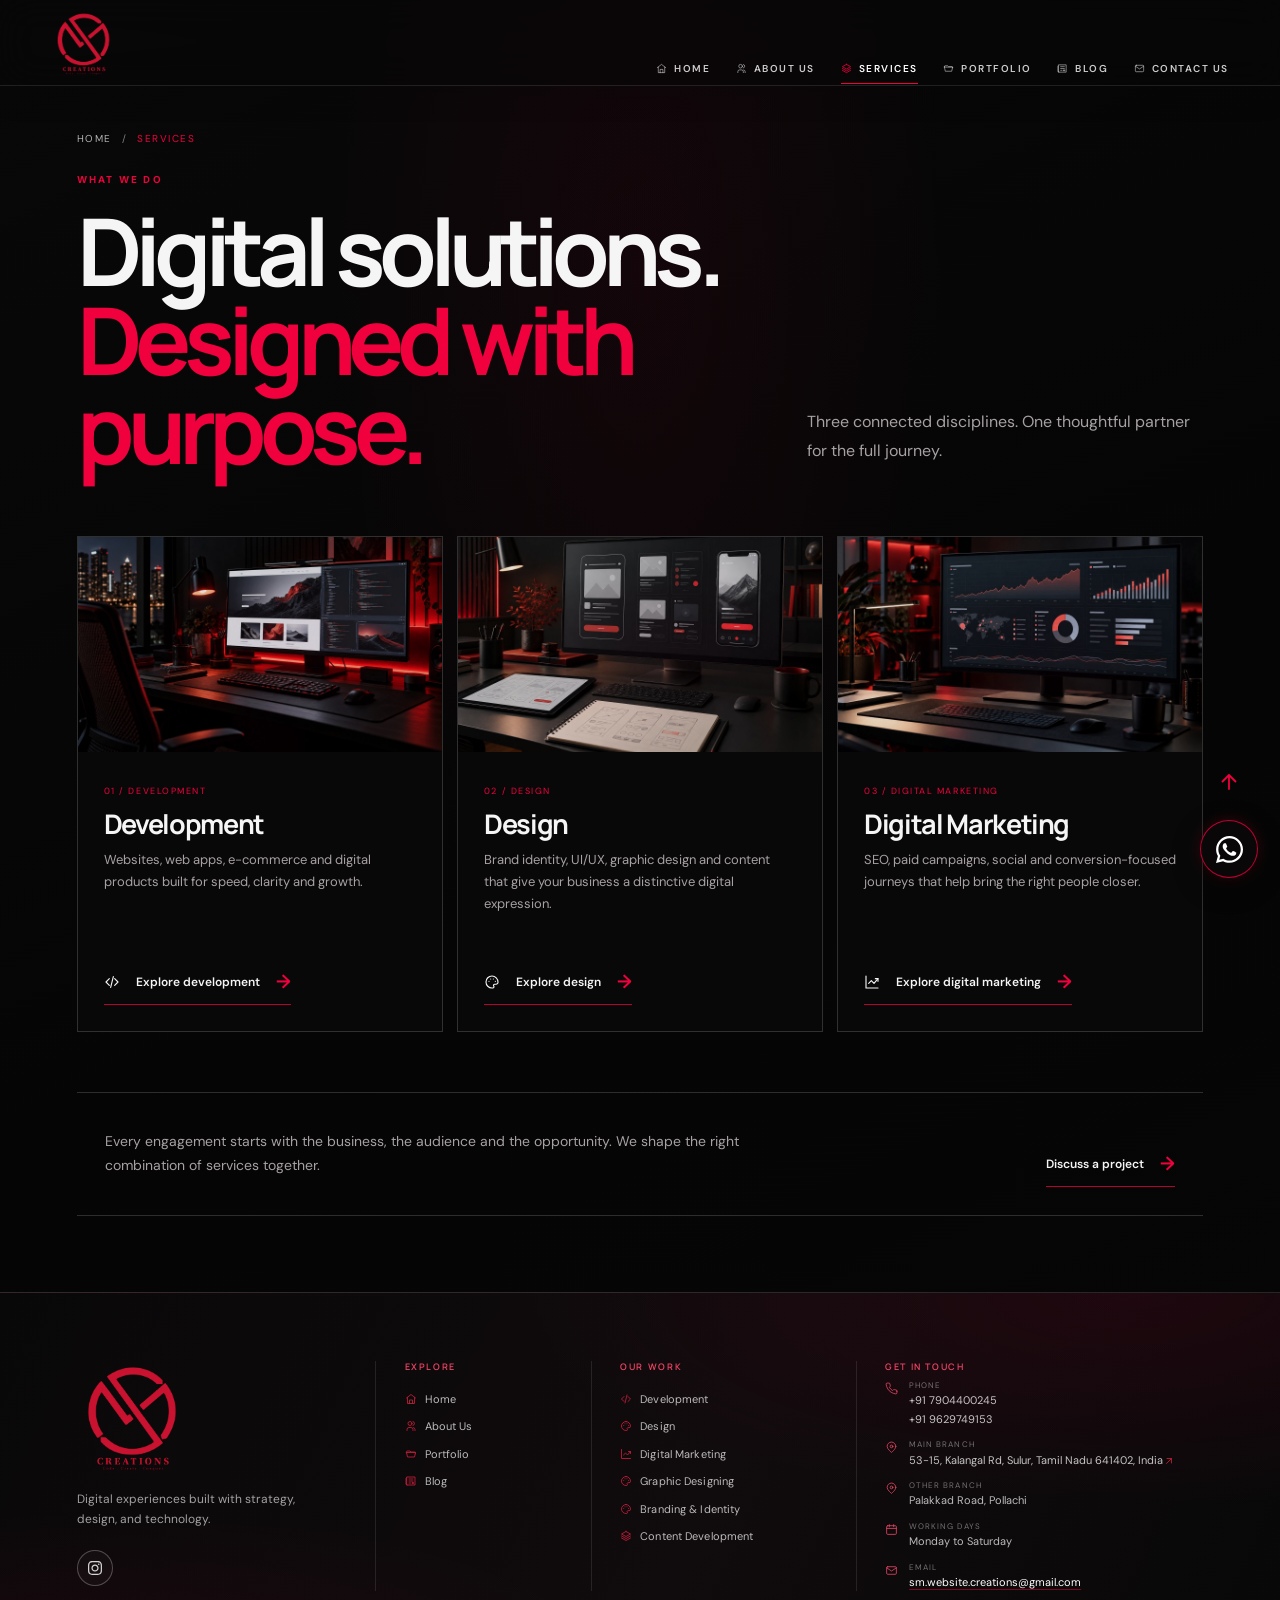
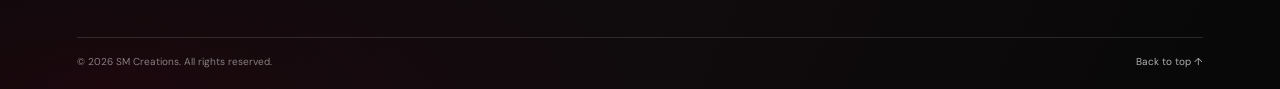
<file: services.html>
﻿<!doctype html>
<html lang="en">
<head>
  <meta charset="utf-8"><meta name="viewport" content="width=device-width, initial-scale=1">
  <meta name="description" content="Explore Development, Design and Digital Marketing services from SM Creations.">
  <title>Services &mdash; SM Creations</title>
  <link rel="preconnect" href="https://fonts.googleapis.com"><link rel="preconnect" href="https://fonts.gstatic.com" crossorigin>
  <link href="https://fonts.googleapis.com/css2?family=DM+Sans:wght@400;500;600;700&family=Manrope:wght@400;500;600;700;800&display=swap" rel="stylesheet">
  <link rel="stylesheet" href="style.css"><link rel="stylesheet" href="hero.css"><link rel="stylesheet" href="pages.css">
</head>
<body class="inner-page services-page">
  <header class="site-header"><a class="brand" href="index.html#top" aria-label="SM Creations home"><img class="brand-logo-image" src="assets/sm-creations-logo.png" alt="SM Creations"></a>
    <nav class="primary-nav" aria-label="Main navigation"><a href="index.html">HOME</a><a href="about.html">ABOUT US</a><a href="services.html" aria-current="page">SERVICES</a><a href="portfolio.html">PORTFOLIO</a><a href="blog.html">BLOG</a><a href="contact.html">CONTACT US</a></nav>
    <button class="page-menu-toggle" type="button" aria-label="Open navigation menu" aria-expanded="false" aria-controls="page-mobile-nav"><svg viewBox="0 0 24 24" aria-hidden="true"><path d="M4 7h16M4 12h16M4 17h16"/></svg></button>
    <nav class="page-mobile-nav" id="page-mobile-nav" aria-label="Mobile navigation" aria-hidden="true"><a href="index.html">HOME</a><a href="about.html">ABOUT US</a><a href="services.html" aria-current="page">SERVICES</a><a href="portfolio.html">PORTFOLIO</a><a href="blog.html">BLOG</a><a href="contact.html">CONTACT US</a></nav>
  </header>
  <main class="inner-main" id="top">
    <nav class="page-breadcrumbs" aria-label="Breadcrumb"><a href="index.html">Home</a><span aria-hidden="true">/</span><span aria-current="page">Services</span></nav>
    <section class="page-hero" data-reveal><p class="page-kicker">WHAT WE DO</p><div class="page-hero__row"><h1>Digital solutions.<br><em>Designed with purpose.</em></h1><p class="page-lede">Three connected disciplines. One thoughtful partner for the full journey.</p></div></section>
    <section class="services-grid" aria-label="SM Creations services">
      <article id="development" class="service-tile" data-reveal><div class="service-tile__visual"><img src="assets/images/web-development-service.jpg" alt="Responsive website and code editor displayed on a modern developer workstation" width="1536" height="1024" loading="lazy"></div><div class="service-tile__body"><span>01 / DEVELOPMENT</span><h2>Development</h2><p>Websites, web apps, e-commerce and digital products built for speed, clarity and growth.</p><a class="page-text-link" href="development.html">Explore development <span aria-hidden="true">→</span></a></div></article>
      <article id="creative" class="service-tile" data-reveal><div class="service-tile__visual"><img src="assets/images/ui-ux-design-service.jpg" alt="Interface wireframes and mobile app mockups on a designer workstation" width="1536" height="1024" loading="lazy"></div><div class="service-tile__body"><span>02 / DESIGN</span><h2>Design</h2><p>Brand identity, UI/UX, graphic design and content that give your business a distinctive digital expression.</p><a class="page-text-link" href="creative.html">Explore design <span aria-hidden="true">→</span></a></div></article>
      <article id="growth" class="service-tile" data-reveal><div class="service-tile__visual"><img src="assets/images/digital-growth-service.jpg" alt="Analytics dashboard showing search and campaign performance trends" width="1536" height="1024" loading="lazy"></div><div class="service-tile__body"><span>03 / DIGITAL MARKETING</span><h2>Digital Marketing</h2><p>SEO, paid campaigns, social and conversion-focused journeys that help bring the right people closer.</p><a class="page-text-link" href="growth.html">Explore digital marketing <span aria-hidden="true">→</span></a></div></article>
    </section>
    <aside class="service-note" data-reveal><p>Every engagement starts with the business, the audience and the opportunity. We shape the right combination of services together.</p><a class="page-text-link" href="contact.html">Discuss a project <span aria-hidden="true">→</span></a></aside>
  </main>
  <footer class="site-footer dark-section">
  <div class="site-footer__inner">
    <div class="site-footer__brand-block">
      <a class="site-footer__brand" href="index.html#top" aria-label="SM Creations home"><img src="assets/sm-creations-logo.png" alt="SM Creations logo"></a>
      <p class="site-footer__summary">Digital experiences built with strategy, design, and technology.</p>
    </div>
    <nav class="site-footer__group site-footer__explore" aria-label="Explore">
      <p class="site-footer__label">EXPLORE</p>
      <a href="index.html">Home</a><a href="about.html">About Us</a><a href="portfolio.html">Portfolio</a><a href="blog.html">Blog</a>
    </nav>
    <nav class="site-footer__group site-footer__work" aria-label="Our Work">
      <p class="site-footer__label">OUR WORK</p>
      <a href="development.html">Development</a><a href="creative.html">Design</a><a href="growth.html">Digital Marketing</a><a href="creative.html">Graphic Designing</a><a href="creative.html">Branding &amp; Identity</a><a href="services.html">Content Development</a>
    </nav>
    <div class="site-footer__group site-footer__connect">
      <p class="site-footer__label">GET IN TOUCH</p>
      <ul class="site-footer__contact-list">
        <li><svg class="site-footer__contact-icon" viewBox="0 0 24 24" aria-hidden="true"><path d="M22 16.92v3a2 2 0 0 1-2.18 2 19.8 19.8 0 0 1-8.63-3.07 19.5 19.5 0 0 1-6-6A19.8 19.8 0 0 1 2.12 4.2 2 2 0 0 1 4.11 2h3a2 2 0 0 1 2 1.72c.12.9.33 1.78.63 2.62a2 2 0 0 1-.45 2.11L8 9.74a16 16 0 0 0 6 6l1.29-1.29a2 2 0 0 1 2.11-.45c.84.3 1.72.51 2.62.63A2 2 0 0 1 22 16.92Z"/></svg><span class="site-footer__contact-value"><small>Phone</small><a href="tel:+917904400245">+91 7904400245</a><a href="tel:+919629749153">+91 9629749153</a></span></li>
        <li><svg class="site-footer__contact-icon" viewBox="0 0 24 24" aria-hidden="true"><path d="M20 10c0 5-8 11-8 11S4 15 4 10a8 8 0 1 1 16 0Z"/><circle cx="12" cy="10" r="2.5"/></svg><span class="site-footer__contact-value"><small>Main branch</small><a class="site-footer__contact-link" href="https://maps.app.goo.gl/ykGMoq9PeQU4YSgS9?g_st=ac" target="_blank" rel="noopener noreferrer">53-15, Kalangal Rd, Sulur, Tamil Nadu 641402, India</a></span></li>
        <li><svg class="site-footer__contact-icon" viewBox="0 0 24 24" aria-hidden="true"><path d="M20 10c0 5-8 11-8 11S4 15 4 10a8 8 0 1 1 16 0Z"/><circle cx="12" cy="10" r="2.5"/></svg><span class="site-footer__contact-value"><small>Other branch</small><span>Palakkad Road, Pollachi</span></span></li>
        <li><svg class="site-footer__contact-icon" viewBox="0 0 24 24" aria-hidden="true"><rect x="3" y="5" width="18" height="16" rx="2"/><path d="M16 3v4M8 3v4M3 10h18"/></svg><span class="site-footer__contact-value"><small>Working days</small><span>Monday to Saturday</span></span></li>
        <li><svg class="site-footer__contact-icon" viewBox="0 0 24 24" aria-hidden="true"><rect x="3" y="5" width="18" height="14" rx="2"/><path d="m3 7 9 6 9-6"/></svg><span class="site-footer__contact-value"><small>Email</small><a class="site-footer__email" href="mailto:sm.website.creations@gmail.com">sm.website.creations@gmail.com</a></span></li>
      </ul>
    </div>
    <div class="site-footer__bottom"><span>© 2026 SM Creations. All rights reserved.</span><a href="#top">Back to top ↑</a></div>
  </div>
</footer>
  <script src="social-links.js" defer></script>
<script src="pages.js" defer></script>
</body>
</html>
</file>
<file: style.css>
:root{--bg:#050505;--text:#f5f5f5;--muted:#a6a6a6;--line:#252525;--accent:#e9003f;--card:#0b0b0b;--light:#f2f2ef;--dark:#111;--max:1280px}
*{box-sizing:border-box}html{scroll-behavior:smooth}body{margin:0;background:var(--bg);color:var(--text);font-family:'DM Sans',Arial,sans-serif;transition:.35s;background:#050505}body.light{--bg:#f2f2ef;--text:#101010;--muted:#666;--line:#d6d6d2;--card:#fff}.dark-section{background:var(--bg);color:var(--text)}.light-section{background:var(--light);color:#111}.site-header{position:fixed;z-index:30;top:0;left:0;right:0;height:84px;display:flex;justify-content:space-between;align-items:center;padding:0 3.2vw;pointer-events:none}.site-header>*{pointer-events:auto}.brand{display:flex;align-items:baseline;text-decoration:none;color:inherit;gap:7px}.brand-mark{font-size:27px;font-weight:800;letter-spacing:-2px}.brand-mark span,.hero-logo span,.footer-brand span{color:var(--accent)}.brand-name{font-size:10px;letter-spacing:4px}.header-actions{display:flex;gap:10px}.pill-button{border:1px solid var(--line);background:rgba(8,8,8,.58);backdrop-filter:blur(12px);color:inherit;border-radius:99px;padding:10px 15px;font-size:10px;letter-spacing:1px;cursor:pointer}.menu-icon{margin-right:4px}.progress{position:fixed;top:0;left:0;width:100%;height:2px;z-index:50}.progress span{display:block;height:100%;background:var(--accent);width:0}.section{position:relative;padding:clamp(52px,5.6vw,76px) 6vw;min-height:0;overflow:hidden}.hero{min-height:100vh;display:flex;flex-direction:column;justify-content:flex-end;padding-bottom:55px}.hero-art{position:absolute;inset:0;background:radial-gradient(circle at 78% 23%,rgba(233,0,63,.22),transparent 27%),radial-gradient(circle at 80% 80%,rgba(255,255,255,.08),transparent 22%);pointer-events:none}.art-blob:after{content:"";position:absolute;width:48vw;height:80vh;right:-8vw;top:8vh;border-radius:48% 52% 58% 42%;background:radial-gradient(ellipse at 30% 30%,#2b2b2b,transparent 48%),linear-gradient(130deg,#111,#020202);filter:blur(1px);opacity:.65;transform:rotate(-18deg)}.eyebrow,.section-label{font-size:10px;letter-spacing:2.3px;text-transform:uppercase;color:var(--muted);position:relative}.hero-logo{position:relative;font-weight:800;font-size:38px;letter-spacing:-3px;margin:24px 0 12px}.hero-logo small{font-size:10px;letter-spacing:4px;color:var(--muted);margin-left:5px}.hero h1,h2{font-family:Manrope,Arial,sans-serif;letter-spacing:-.065em;margin:0;font-size:clamp(60px,8.7vw,150px);line-height:.88;font-weight:700;position:relative}.hero h1 em,h2 em{font-style:normal;color:var(--accent)}.hero-copy{position:relative;max-width:570px;font-size:15px;line-height:1.55;color:#c2c2c2;margin:35px 0}.hero-bottom{position:relative;border-top:1px solid var(--line);padding-top:18px;display:flex;justify-content:space-between;gap:20px;font-size:9px;letter-spacing:1.2px;color:var(--muted)}.text-link{color:var(--text);text-decoration:none}.text-link span{color:var(--accent)}.two-col{display:grid;grid-template-columns:1.2fr .8fr;gap:8vw;margin-top:70px}.reason{min-height:0}.reason h2,.solutions h2,.clients h2,.services h2,.work h2,.partnership h2,.contact h2,.about h2{font-size:clamp(48px,7vw,105px)}.body-copy{font-size:17px;line-height:1.6;color:var(--muted);max-width:520px}.body-copy p{margin:0 0 25px}.metrics{display:grid;grid-template-columns:repeat(3,1fr);border-top:1px solid var(--line);border-bottom:1px solid var(--line);padding-top:55px;padding-bottom:55px;min-height:auto}.metric{padding:20px 0;border-right:1px solid var(--line);text-align:center}.metric:last-child{border:0}.metric strong{display:block;font:700 clamp(55px,8vw,110px)/.9 Manrope;letter-spacing:-.07em}.metric strong span{color:var(--accent);font-size:.4em}.metric small{color:var(--muted);letter-spacing:2px;font-size:9px}.section-heading-row{display:grid;grid-template-columns:1.1fr .6fr;gap:clamp(24px,5vw,64px);align-items:end;margin-top:38px}.section-heading-row p,.large-copy{color:var(--muted);font-size:16px;line-height:1.55;max-width:430px}.solution-grid{display:grid;grid-template-columns:repeat(3,1fr);margin-top:48px}.solution-card{min-height:330px;padding:28px;border:1px solid var(--line);display:flex;flex-direction:column;justify-content:flex-end;transition:.35s}.solution-card:hover{background:#101010;transform:translateY(-6px)}.solution-card span,.service-list span{font-size:10px;color:var(--muted);align-self:flex-start}.solution-card h3{font:600 clamp(30px,3.5vw,52px)/.95 Manrope;letter-spacing:-.055em;margin:0 0 20px}.solution-card p{color:var(--muted);font-size:13px;line-height:1.45;max-width:320px}.solution-card a{font-size:9px;letter-spacing:1px;color:var(--text);text-decoration:none;margin-top:18px}.clients{min-height:0}.clients h2{margin-top:30px;max-width:1000px}.client-grid{margin-top:56px;border-top:1px solid var(--line);border-bottom:1px solid var(--line);display:grid;grid-template-columns:repeat(5,1fr)}.client-grid span{padding:35px 10px;text-align:center;border-right:1px solid var(--line);font-size:18px;color:#aaa}.client-grid span:last-child{border:0}.services{min-height:0}.services h2{margin-top:26px}.service-list{margin-top:40px;border-top:1px solid var(--line)}.service-list article{display:grid;grid-template-columns:70px 1fr 1fr;gap:30px;padding:35px 0;border-bottom:1px solid var(--line);align-items:center}.service-list h3{font:600 36px Manrope;letter-spacing:-.04em;margin:0}.service-list p{color:var(--muted);max-width:430px;line-height:1.5}.work-grid{display:grid;grid-template-columns:repeat(3,minmax(0,1fr));gap:16px;margin-top:48px}.work-card{min-width:0;min-height:460px;padding:18px;display:flex;flex-direction:column;justify-content:flex-start;gap:12px;border:1px solid var(--line);background:#0a090a;transition:transform .3s,border-color .3s}.work-card:hover{transform:translateY(-5px);border-color:rgba(240,0,60,.55)}.work-card__visual{position:relative;width:100%;aspect-ratio:1.55;margin:0;overflow:hidden;border:1px solid rgba(255,255,255,.12);background:#090708}.work-card__visual img{display:block;width:100%;height:100%;object-fit:cover;transition:transform .55s}.work-card:hover .work-card__visual img{transform:scale(1.035)}.work-card__visual figcaption{position:absolute;left:10px;bottom:10px;padding:6px 8px;background:rgba(5,5,5,.78);color:rgba(255,255,255,.75);font-size:7px;letter-spacing:.12em}.work-card__category{margin-top:4px;color:var(--accent);font-size:8px;letter-spacing:.16em}.work-card h3{margin:0;font:650 clamp(18px,2vw,25px)/1.08 Manrope,Arial,sans-serif;letter-spacing:-.04em}.work-card p{margin:0;color:var(--muted);font-size:12px;line-height:1.6}.work-card>a{display:inline-flex;align-items:center;gap:10px;width:max-content;margin-top:auto;padding-top:8px;color:var(--text);font-size:10px;text-decoration:none}.work-card>a span{color:var(--accent);transition:transform .2s}.work-card>a:hover{color:var(--accent)}.work-card>a:hover span{transform:translateX(4px)}.partnership{min-height:0}.partnership-list{max-width:700px;margin:48px 0 32px;margin-left:auto}.partnership-list div{border-top:1px solid var(--line);padding:24px 0;display:flex;justify-content:space-between;font:500 20px Manrope}.partnership-list span{font-size:9px;color:var(--accent)}.cta-button{display:inline-flex;padding:16px 24px;background:var(--text);color:var(--bg);text-decoration:none;font-size:10px;letter-spacing:1.4px;margin-top:15px}.about{min-height:0;padding-top:112px}.about .light-art{position:absolute;inset:0;background:radial-gradient(ellipse at 78% 30%,#d4d4d4,transparent 30%),radial-gradient(ellipse at 70% 70%,#fff,transparent 35%);opacity:.9}.about .light-art:after{content:"";position:absolute;width:50vw;height:100vh;right:-5vw;top:-10vh;border-radius:55% 45% 60% 40%;background:linear-gradient(120deg,#fff,#d8d8d8,#f7f7f7);filter:blur(4px);opacity:.8;transform:rotate(-18deg)}.dark-text{position:relative;color:#111}.about-copy{position:relative;max-width:540px;line-height:1.6;margin-top:30px}.contact{min-height:0;display:flex;flex-direction:column;justify-content:center}.contact h2{margin:24px 0 18px}.footer{padding:60px 6vw 35px;border-top:1px solid var(--line);display:grid;grid-template-columns:1fr 1fr auto;gap:20px;align-items:end}.footer-brand{font-size:22px;font-weight:800}.footer p,.footer small{color:var(--muted);font-size:11px}.footer-links{display:flex;gap:22px}.footer a{color:inherit;text-decoration:none;font-size:11px}.menu-overlay{position:fixed;inset:0;background:rgba(5,5,5,.97);z-index:60;transform:translateY(-100%);transition:.55s cubic-bezier(.76,0,.24,1);display:flex;align-items:center}.menu-overlay.open{transform:translateY(0)}.close-menu{position:absolute;right:4vw;top:25px;background:none;border:0;color:white;font-size:35px;cursor:pointer}.menu-inner{width:min(900px,88vw);margin:auto}.menu-inner h2{font-size:clamp(55px,8vw,110px);margin:35px 0}.menu-inner nav{border-top:1px solid #333}.menu-inner nav a{display:grid;grid-template-columns:50px 1fr 30px;padding:20px 0;border-bottom:1px solid #333;color:#fff;text-decoration:none;font-size:13px}.menu-inner nav a span{color:#fff;font-size:18px}.menu-inner nav a:hover span{color:var(--accent)}.cursor-glow{position:fixed;width:300px;height:300px;border-radius:50%;background:radial-gradient(circle,rgba(233,0,63,.07),transparent 65%);pointer-events:none;transform:translate(-50%,-50%);z-index:1}.light-section .eyebrow{color:#777}
@media(max-width:800px){.site-header{height:70px;padding:0 18px}.section{padding:100px 22px;min-height:auto}.hero{min-height:100svh;padding-bottom:35px}.hero h1{font-size:56px}.hero-copy{font-size:14px}.hero-bottom{display:grid;grid-template-columns:1fr 1fr}.hero-bottom span:last-child{grid-column:1/-1}.two-col,.section-heading-row{grid-template-columns:1fr;gap:30px}.metrics{grid-template-columns:1fr;gap:0}.metric{border-right:0;border-bottom:1px solid var(--line)}.solution-grid,.work-grid{grid-template-columns:1fr}.solution-card{min-height:320px}.client-grid{grid-template-columns:1fr 1fr}.client-grid span{border-bottom:1px solid var(--line)}.service-list article{grid-template-columns:40px 1fr;gap:10px}.service-list p{grid-column:2;margin-top:-5px}.partnership-list{margin-left:0}.footer{grid-template-columns:1fr;padding:45px 22px}.footer-links{flex-wrap:wrap}.art-blob:after{width:80vw}.about h2{font-size:58px}.pill-button{padding:9px 12px}}

/* Existing About section */
.about{
  --about-red:#f0003c;
  position:relative;
  isolation:isolate;
  display:grid;
  grid-template-columns:minmax(0,.92fr) minmax(0,1.08fr);
  grid-template-rows:auto auto auto auto;
  grid-template-areas:"visual eyebrow" "visual title" "visual copy" "visual cta";
  align-content:center;
  align-items:start;
  column-gap:clamp(48px,8vw,120px);
  row-gap:clamp(16px,2vw,25px);
  min-height:clamp(620px,76vh,730px);
  padding:clamp(78px,8vw,112px) clamp(24px,7vw,110px);
  overflow:hidden;
  background:#050505;
  color:#f5f5f5;
}
.about .light-art{
  grid-area:visual;
  position:relative;
  inset:auto;
  width:100%;
  min-height:440px;
  align-self:center;
  display:grid;
  place-items:center;
  overflow:hidden;
  border:1px solid rgba(255,255,255,.18);
  background:radial-gradient(ellipse at 52% 48%,rgba(130,0,39,.52),transparent 58%),radial-gradient(ellipse at 78% 20%,rgba(240,0,60,.12),transparent 42%),linear-gradient(145deg,#100b0d,#070607 68%,#13070b);
  opacity:1;
  transition:transform .65s cubic-bezier(.2,.7,.2,1),border-color .35s;
}
.about .light-art::before,.about .light-art::after{content:"";position:absolute;pointer-events:none}
.about .light-art::before{inset:10%;border:1px solid rgba(240,0,60,.24);transform:rotate(-13deg) scale(1.08)}
.about .light-art::after{width:74%;height:74%;right:-18%;top:10%;border-radius:50%;background:radial-gradient(circle,rgba(240,0,60,.16),transparent 68%);filter:blur(8px)}
.about:hover .light-art{transform:translateY(-3px);border-color:rgba(240,0,60,.4)}
.about .eyebrow{
  grid-area:eyebrow;
  align-self:end;
  display:flex;
  flex-wrap:wrap;
  align-items:center;
  gap:12px 20px;
  color:#b8afb2;
  font-size:9px;
  letter-spacing:.19em;
  line-height:1.6;
}
.about-index{color:#f0003c;font-weight:700}
.about-eyebrow-detail{color:rgba(245,245,245,.65)}
.about .hero-logo{
  grid-area:visual;
  z-index:1;
  align-self:center;
  justify-self:center;
  max-width:100%;
  margin:0;
  padding:20px 16px;
  color:#f5f5f5;
  font-size:clamp(34px,4vw,58px);
  letter-spacing:-.075em;
  text-align:center;
  text-shadow:0 8px 35px rgba(0,0,0,.7);
}
.about img.hero-logo{width:min(58%,340px);height:auto;padding:0;object-fit:contain}
.about .hero-logo span{color:#f0003c}
.about .hero-logo small{display:block;margin:10px 0 0;color:rgba(245,245,245,.68);font-size:9px;letter-spacing:.38em}
.about h2{
  grid-area:title;
  align-self:end;
  max-width:690px;
  margin:0;
  color:#f5f5f5;
  font-size:clamp(48px,6.1vw,88px);
  line-height:.94;
  letter-spacing:-.07em;
}
.about h2 em{color:#f0003c}
.about-copy{
  grid-area:copy;
  max-width:510px;
  margin:0;
  color:#aaa2a5;
  font-size:clamp(15px,1.3vw,17px);
  line-height:1.8;
}
.about-cta-link{
  grid-area:cta;
  justify-self:start;
  display:inline-flex;
  align-items:center;
  gap:20px;
  margin-top:7px;
  padding:12px 0;
  border-bottom:1px solid rgba(240,0,60,.72);
  color:#f5f5f5;
  font-size:12px;
  font-weight:600;
  letter-spacing:.03em;
  text-decoration:none;
  transition:color .25s,gap .25s,border-color .25s;
}
.about-cta-link span{color:#f0003c;font-size:20px;line-height:1;transition:transform .25s}
.about-cta-link:hover{gap:27px;color:#fff;border-color:#f0003c}
.about-cta-link:hover span{transform:translateX(4px)}
.about-cta-link:focus-visible{outline:2px solid #f0003c;outline-offset:5px}
@media(max-width:800px){
  .about{
    grid-template-columns:minmax(0,1fr);
    grid-template-rows:auto auto auto auto auto;
    grid-template-areas:"visual" "eyebrow" "title" "copy" "cta";
    min-height:0;
    padding:76px 22px 88px;
    row-gap:20px;
  }
  .about .light-art{min-height:clamp(250px,64vw,360px);width:100%;max-width:520px;justify-self:center}
  .about .hero-logo{font-size:clamp(36px,10vw,54px)}
  .about .eyebrow{gap:8px 14px;font-size:8px}
  .about h2{font-size:clamp(44px,10vw,64px);line-height:.98}
  .about-copy{font-size:15px;line-height:1.75}
  .about-cta-link{margin-top:0}
}
@media(max-width:380px){
  .about{padding-left:18px;padding-right:18px}
  .about h2{font-size:clamp(39px,10.5vw,48px)}
  .about .hero-logo{font-size:35px}
}
@media(prefers-reduced-motion:reduce){
  .about .light-art,.about-cta-link,.about-cta-link span{transition:none}
}
/* Stronger shade changes separate the home page sections. */
body:not(.light) main > .reason{background:linear-gradient(135deg,rgba(240,0,60,.08),rgba(255,255,255,.035)),#0b0809}
body:not(.light) main > .metrics{background:linear-gradient(135deg,rgba(255,255,255,.06),transparent 65%),#101010}
body:not(.light) main > .solutions{background:linear-gradient(135deg,rgba(240,0,60,.07),transparent 70%),#08070a}
body:not(.light) main > .clients{background:linear-gradient(135deg,rgba(255,255,255,.055),transparent 70%),#111011}
body:not(.light) main > .services{background:linear-gradient(135deg,rgba(240,0,60,.075),transparent 70%),#0a0709}
body:not(.light) main > .work{background:linear-gradient(135deg,rgba(255,255,255,.06),transparent 70%),#111011}
body:not(.light) main > .journal-preview{background:linear-gradient(135deg,rgba(240,0,60,.07),transparent 70%),#08070a}
body:not(.light) main > .partnership{background:linear-gradient(135deg,rgba(255,255,255,.06),transparent 70%),#111011}
body:not(.light) main > .contact{background:linear-gradient(135deg,rgba(240,0,60,.08),transparent 70%),#0a0709}
body:not(.light) .partnership .brand-logo{border-color:transparent;background:transparent}
body:not(.light) .partnership .brand-marquee:before,body:not(.light) .partnership .brand-marquee:after{display:none}
body:not(.light) .partnership .brand-marquee{-webkit-mask-image:linear-gradient(90deg,transparent,#000 12%,#000 88%,transparent);mask-image:linear-gradient(90deg,transparent,#000 12%,#000 88%,transparent)}

/* Compact, grouped footer */
.footer,.site-footer__inner{display:grid;grid-template-columns:minmax(120px,.8fr) repeat(3,minmax(0,1fr));gap:28px clamp(22px,3.5vw,48px);align-items:start;text-align:left}
.footer{padding:30px 6vw 20px;background:#1d1d1d}
.site-footer{padding:30px clamp(22px,6vw,88px) 20px;background:#1d1d1d}
.site-footer__inner{width:min(1320px,100%);margin:0 auto}
.footer-brand-block,.site-footer__brand-block{display:block;min-width:0}
.footer-brand,.site-footer__brand{display:block;width:108px;max-width:100%;font-size:0;line-height:0;text-decoration:none}
.footer-brand img,.site-footer__brand img{display:block;width:100%;height:auto;filter:brightness(0) invert(1)}
.site-footer__group{display:flex;min-width:0;flex-direction:column;align-items:flex-start;gap:10px}
.site-footer__label{margin:0 0 4px;color:var(--accent,#f0003c);font:600 9px/1.3 Manrope,Arial,sans-serif;letter-spacing:.16em}
.footer .site-footer__group>a,.site-footer__group>a{max-width:100%;color:rgba(255,255,255,.76);font-size:11px;line-height:1.45;letter-spacing:.015em;text-decoration:none;overflow-wrap:anywhere;transition:color .2s ease}
.footer .site-footer__group>a:hover,.site-footer__group>a:hover{color:var(--accent,#f0003c)}
.site-footer__group>a:focus-visible,.footer a:focus-visible,.site-footer a:focus-visible{outline:2px solid var(--accent,#f0003c);outline-offset:4px}
.site-footer__group .site-footer__email{color:#fff;text-decoration:underline;text-decoration-color:rgba(240,0,60,.55);text-underline-offset:4px}
.site-footer__connect,.footer .site-footer__connect{gap:10px}
.social-links--footer{justify-content:flex-start;margin:0}
.footer .social-link,.site-footer .social-link{width:36px;height:36px}
.footer .social-link svg,.site-footer .social-link svg{width:17px;height:17px}
.footer-bottom,.site-footer__bottom{grid-column:1/-1;display:flex;justify-content:space-between;align-items:center;gap:16px;margin-top:0;padding-top:14px;border-top:1px solid rgba(255,255,255,.12);color:rgba(255,255,255,.5);font-size:10px;line-height:1.5}
.footer-bottom a,.site-footer__bottom a{color:inherit;text-decoration:none;transition:color .2s ease}
.footer-bottom a:hover,.site-footer__bottom a:hover{color:var(--accent,#f0003c)}
@media(max-width:900px){.footer,.site-footer__inner{grid-template-columns:repeat(2,minmax(0,1fr));gap:24px 36px}.footer-brand-block,.site-footer__brand-block{grid-column:1;grid-row:1}.footer .site-footer__group:nth-of-type(2),.site-footer__inner>.site-footer__group:nth-of-type(2){grid-column:2;grid-row:1}.footer .site-footer__group:nth-of-type(3),.site-footer__inner>.site-footer__group:nth-of-type(3){grid-column:1;grid-row:2}.footer .site-footer__connect,.site-footer__connect{grid-column:2;grid-row:2}.footer-brand,.site-footer__brand{width:102px}}
@media(max-width:640px){.footer{padding:28px 20px 18px}.site-footer{padding:28px 20px 18px}.footer,.site-footer__inner{grid-template-columns:repeat(2,minmax(0,1fr));gap:22px 24px}.footer-brand-block,.site-footer__brand-block{grid-column:1/-1;grid-row:1}.footer .site-footer__group:nth-of-type(2),.site-footer__inner>.site-footer__group:nth-of-type(2){grid-column:1;grid-row:2}.footer .site-footer__group:nth-of-type(3),.site-footer__inner>.site-footer__group:nth-of-type(3){grid-column:2;grid-row:2}.footer .site-footer__connect,.site-footer__connect{grid-column:1/-1;grid-row:3}.footer-brand,.site-footer__brand{width:96px}.footer-bottom,.site-footer__bottom{grid-column:1/-1;flex-wrap:wrap;gap:8px 18px;padding-top:12px}}
@media(prefers-reduced-motion:reduce){.footer .site-footer__group>a,.site-footer__group>a,.footer-bottom a,.site-footer__bottom a{transition:none}}

.approach-principles .metric strong{font-size:clamp(25px,3vw,42px);letter-spacing:-.055em;line-height:1.05}

/* Home page statistics */
.stats-section{display:grid;grid-template-columns:repeat(3,minmax(0,1fr));gap:clamp(24px,4.5vw,64px);align-items:center;padding-top:clamp(58px,7vw,92px);padding-bottom:clamp(58px,7vw,92px);background:radial-gradient(ellipse at 50% 48%,rgba(240,0,60,.085),transparent 68%),linear-gradient(112deg,#0e0b0c,#09090a 56%,#0c090a)}
.stats-card{min-width:0;display:flex;flex-direction:column;align-items:center;text-align:center;padding:22px 16px}
.stats-card__number{position:relative;display:inline-block;inline-size:3.1ch;padding:10px 24px 13px;color:transparent;-webkit-text-stroke:1.5px #f5f5f5;font:800 clamp(70px,10vw,138px)/.95 Manrope,Arial,sans-serif;letter-spacing:-.075em;text-align:center;white-space:nowrap;cursor:pointer;touch-action:manipulation}
.stats-card__number:focus-visible{outline:1px solid var(--accent);outline-offset:3px}
.stats-card__number::before,.stats-card__number::after{content:"";position:absolute;inset:0;pointer-events:none;background-repeat:no-repeat}
.stats-card__number::before{background-image:linear-gradient(var(--accent),var(--accent)),linear-gradient(var(--accent),var(--accent));background-size:18px 2px,2px 18px;background-position:top left,bottom right}
.stats-card__number::after{background-image:linear-gradient(var(--accent),var(--accent)),linear-gradient(var(--accent),var(--accent));background-size:18px 2px,2px 18px;background-position:top right,bottom left}
.stats-card__accent{width:34px;height:2px;margin:19px 0 15px;background:var(--accent)}
.stats-card__label{max-width:250px;margin:0;color:#d4d4d4;font:700 clamp(14px,1.45vw,18px)/1.35 Manrope,Arial,sans-serif;letter-spacing:0}
@media(max-width:800px){.stats-section{grid-template-columns:1fr;gap:18px;padding-top:38px;padding-bottom:38px}.stats-card{padding:12px 10px}.stats-card__number{font-size:clamp(76px,20vw,112px)}.stats-card__accent{margin:13px 0 10px}}
</file>
<file: hero.css>
/* Hero section */
.hero {
  --hero-accent: #f0003c;
  position: relative;
  min-height: 100svh;
  padding: 110px clamp(24px, 6vw, 72px) 32px;
  display: flex;
  align-items: flex-end;
  overflow: hidden;
  isolation: isolate;
  background:
    radial-gradient(circle at 76% 28%, rgba(90, 0, 25, 0.24), transparent 32%),
    radial-gradient(circle at 65% 100%, rgba(50, 0, 15, 0.18), transparent 40%),
    #050505;
}

.hero::before {
  content: "";
  position: absolute;
  inset: 0;
  background: linear-gradient(90deg, rgba(5, 5, 5, 0.6) 0%, rgba(5, 5, 5, 0.25) 35%, rgba(5, 5, 5, 0.05) 100%);
  z-index: -1;
}

.hero::after {
  content: "";
  position: absolute;
  inset: 0;
  opacity: 0.045;
  pointer-events: none;
  background-image: radial-gradient(rgba(255, 255, 255, 0.45) 0.7px, transparent 0.8px);
  background-size: 7px 7px;
  mix-blend-mode: soft-light;
}

.hero-inner {
  width: min(100%, 1280px);
  margin: 0 auto;
  position: relative;
  z-index: 1;
}

.hero-grid {
  display: grid;
  grid-template-columns: minmax(0, 1.08fr) minmax(320px, 0.92fr);
  align-items: end;
  min-height: calc(100svh - 150px);
}

.hero-copy {
  position: relative;
  z-index: 2;
  padding-top: clamp(48px, 7vw, 110px);
  max-width: 720px;
}

.eyebrow {
  margin: 0 0 22px;
  font-size: clamp(10px, 0.9vw, 13px);
  line-height: 1.2;
  letter-spacing: 0.32em;
  text-transform: uppercase;
  color: rgba(255, 255, 255, 0.65);
}

.eyebrow .eyebrow-accent {
  color: var(--accent, #f0003c);
}

.hero-brand {
  display: inline-flex;
  align-items: baseline;
  gap: 0.14em;
  margin-bottom: clamp(18px, 2.2vw, 30px);
  font-family: "Manrope", "DM Sans", Arial, sans-serif;
  letter-spacing: -0.065em;
}

.hero-brand-mark {
  font-size: clamp(36px, 4vw, 62px);
  font-weight: 800;
  line-height: 0.9;
  color: #fff;
}

.hero-brand-mark .brand-dot {
  color: var(--accent, #f0003c);
}

.hero-brand-name {
  font-size: clamp(10px, 0.8vw, 14px);
  letter-spacing: 0.5em;
  font-weight: 700;
  color: rgba(255, 255, 255, 0.72);
}

.hero-title {
  margin: 0;
  font-family: "Manrope", "DM Sans", Arial, sans-serif;
  font-size: clamp(70px, 9vw, 150px);
  font-weight: 900;
  line-height: 0.82;
  letter-spacing: -0.065em;
  color: #fff;
  overflow: hidden;
}

.hero-title-line {
  display: block;
  transform: translateY(112%);
  opacity: 0;
  animation: hero-line-reveal 1.05s cubic-bezier(0.22, 1, 0.36, 1) forwards;
}

.hero-title-line:nth-child(2) {
  animation-delay: 0.11s;
}

.hero-title .accent {
  color: var(--accent, #f0003c);
}

.hero-description {
  margin: clamp(26px, 3vw, 38px) 0 0;
  max-width: 650px;
  font-size: clamp(16px, 1.6vw, 22px);
  line-height: 1.55;
  color: rgba(255, 255, 255, 0.72);
  transform: translateY(22px);
  opacity: 0;
  animation: hero-fade-up 0.8s cubic-bezier(0.22, 1, 0.36, 1) 0.3s forwards;
}

.hero-actions {
  display: flex;
  align-items: center;
  flex-wrap: wrap;
  gap: 20px;
  margin-top: 34px;
  transform: translateY(22px);
  opacity: 0;
  animation: hero-fade-up 0.8s cubic-bezier(0.22, 1, 0.36, 1) 0.42s forwards;
}

.hero-cta,
.hero-secondary {
  position: relative;
  display: inline-flex;
  align-items: center;
  gap: 10px;
  text-decoration: none;
  font-size: clamp(11px, 0.82vw, 13px);
  line-height: 1;
  letter-spacing: 0.18em;
  text-transform: uppercase;
  color: #fff;
  transition: color 0.35s ease, transform 0.35s ease;
}

.hero-cta {
  padding-bottom: 10px;
  border-bottom: 1px solid rgba(255, 255, 255, 0.24);
}

.hero-cta::after,
.hero-secondary::after {
  content: "";
  position: absolute;
  left: 0;
  bottom: -1px;
  width: 100%;
  height: 1px;
  background: var(--accent, #f0003c);
  transform: scaleX(0);
  transform-origin: left;
  transition: transform 0.35s ease;
}

.hero-cta:hover,
.hero-cta:focus-visible,
.hero-secondary:hover,
.hero-secondary:focus-visible {
  color: var(--accent, #f0003c);
  transform: translateX(2px);
}

.hero-cta:hover::after,
.hero-cta:focus-visible::after,
.hero-secondary:hover::after,
.hero-secondary:focus-visible::after {
  transform: scaleX(1);
}

.hero-arrow {
  color: var(--accent, #f0003c);
  transition: transform 0.35s ease;
}

.hero-cta:hover .hero-arrow,
.hero-cta:focus-visible .hero-arrow {
  transform: translateX(4px);
}

.hero-secondary {
  color: rgba(255, 255, 255, 0.65);
}

.hero-visual-wrap {
  position: relative;
  display: flex;
  align-items: center;
  justify-content: center;
  min-height: clamp(420px, 58vw, 760px);
  margin-left: clamp(-30px, -2vw, -10px);
  transform: translate3d(0, 0, 0);
  will-change: transform;
}

.hero-visual-glow {
  position: absolute;
  width: clamp(420px, 62vw, 900px);
  height: clamp(420px, 62vw, 900px);
  right: -5vw;
  top: 4vh;
  border-radius: 50%;
  background: radial-gradient(circle at 38% 35%, rgba(100, 8, 33, 0.48), rgba(35, 5, 14, 0.23) 42%, transparent 72%);
  filter: blur(1px);
  opacity: 0;
  animation: hero-visual-reveal 1.2s ease 0.38s forwards;
}

.hero-visual-orbit {
  position: absolute;
  width: clamp(330px, 48vw, 700px);
  height: clamp(330px, 48vw, 700px);
  right: clamp(-20px, 2vw, 40px);
  top: clamp(60px, 9vh, 120px);
  border-radius: 50%;
  border: 1px solid rgba(255, 255, 255, 0.055);
  box-shadow: inset 0 0 90px rgba(255, 255, 255, 0.02), 0 0 60px rgba(240, 0, 60, 0.06);
  opacity: 0;
  transform: scale(0.9) rotate(-12deg);
  animation: hero-visual-reveal 1.25s cubic-bezier(0.22, 1, 0.36, 1) 0.48s forwards;
}

.hero-visual-orbit::before,
.hero-visual-orbit::after {
  content: "";
  position: absolute;
  inset: 12%;
  border-radius: 50%;
  border: 1px solid rgba(255, 255, 255, 0.04);
}

.hero-visual-orbit::after {
  inset: 28%;
}

.hero-visual-core {
  position: absolute;
  width: clamp(220px, 30vw, 400px);
  height: clamp(220px, 30vw, 400px);
  right: clamp(85px, 16vw, 180px);
  top: clamp(100px, 16vh, 190px);
  border-radius: 50%;
  background:
    radial-gradient(circle at 38% 32%, rgba(255, 255, 255, 0.16), rgba(255, 255, 255, 0.01) 20%, transparent 30%),
    radial-gradient(circle at 50% 52%, rgba(128, 0, 38, 0.22), rgba(18, 3, 8, 0.08) 55%, rgba(5, 5, 5, 0) 72%);
  box-shadow: inset 0 0 80px rgba(255, 255, 255, 0.025), 0 0 90px rgba(240, 0, 60, 0.05);
  border: 1px solid rgba(255, 255, 255, 0.04);
  backdrop-filter: blur(2px);
  opacity: 0;
  animation: hero-visual-reveal 1.1s ease 0.58s forwards;
}

.hero-visual-core::before,
.hero-visual-core::after {
  content: "";
  position: absolute;
  border-radius: 50%;
  border: 1px solid rgba(255, 255, 255, 0.05);
}

.hero-visual-core::before {
  inset: 15%;
}

.hero-visual-core::after {
  inset: -18%;
  border-color: rgba(240, 0, 60, 0.08);
}

.hero-bottom-bar {
  display: grid;
  grid-template-columns: minmax(0, 1fr) auto minmax(0, 1fr);
  align-items: center;
  gap: 20px;
  margin-top: clamp(32px, 5vw, 56px);
  padding-top: 22px;
  border-top: 1px solid rgba(255, 255, 255, 0.14);
  transform: translateY(20px);
  opacity: 0;
  animation: hero-fade-up 0.8s cubic-bezier(0.22, 1, 0.36, 1) 0.54s forwards;
}

.hero-bottom-link,
.hero-bottom-meta {
  display: inline-flex;
  align-items: center;
  gap: 8px;
  font-size: clamp(9px, 0.8vw, 12px);
  letter-spacing: 0.18em;
  text-transform: uppercase;
  color: rgba(255, 255, 255, 0.68);
  text-decoration: none;
}

.hero-bottom-link {
  justify-self: start;
}

.hero-bottom-link .hero-arrow {
  color: var(--accent, #f0003c);
}

.hero-scroll {
  justify-self: center;
  display: inline-flex;
  flex-direction: column;
  align-items: center;
  gap: 10px;
  color: rgba(255, 255, 255, 0.65);
}

.hero-scroll-line {
  width: 1px;
  height: 38px;
  background: linear-gradient(to bottom, rgba(255, 255, 255, 0), rgba(255, 255, 255, 0.9) 15%, rgba(255, 255, 255, 0.9) 85%, rgba(255, 255, 255, 0));
  position: relative;
  overflow: hidden;
}

.hero-scroll-line::after {
  content: "";
  position: absolute;
  left: 50%;
  top: -10%;
  width: 1px;
  height: 18px;
  background: var(--accent, #f0003c);
  transform: translateX(-50%);
  animation: scroll-line 2s ease-in-out infinite;
}

.hero-bottom-meta {
  justify-self: end;
}

body.light .hero {
  background:
    radial-gradient(circle at 76% 28%, rgba(113, 0, 31, 0.1), transparent 32%),
    radial-gradient(circle at 65% 100%, rgba(113, 0, 31, 0.08), transparent 40%),
    #f2f2ef;
}

body.light .hero::before {
  background: linear-gradient(90deg, rgba(242, 242, 239, 0.7) 0%, rgba(242, 242, 239, 0.32) 35%, rgba(242, 242, 239, 0.08) 100%);
}

body.light .eyebrow,
body.light .hero-brand-name,
body.light .hero-description,
body.light .hero-bottom-link,
body.light .hero-bottom-meta,
body.light .hero-scroll {
  color: rgba(16, 16, 16, 0.68);
}

body.light .hero-title,
body.light .hero-brand-mark,
body.light .hero-cta,
body.light .hero-secondary,
body.light .hero-bottom-link {
  color: #111;
}

body.light .hero-cta,
body.light .hero-secondary {
  border-color: rgba(17, 17, 17, 0.16);
}

body.light .hero-scroll-line {
  background: linear-gradient(to bottom, rgba(17, 17, 17, 0), rgba(17, 17, 17, 0.75) 15%, rgba(17, 17, 17, 0.75) 85%, rgba(17, 17, 17, 0));
}

@keyframes hero-line-reveal {
  to { transform: translateY(0); opacity: 1; }
}

@keyframes hero-fade-up {
  to { transform: translateY(0); opacity: 1; }
}

@keyframes hero-visual-reveal {
  to { opacity: 1; transform: scale(1) rotate(-12deg); }
}

@keyframes scroll-line {
  0% { transform: translate(-50%, -8%); opacity: 0; }
  25% { opacity: 1; }
  100% { transform: translate(-50%, 90%); opacity: 0; }
}

@media (max-width: 1024px) {
  .hero-grid {
    grid-template-columns: 1fr;
    align-items: end;
  }

  .hero-copy {
    max-width: 620px;
  }

  .hero-visual-wrap {
    min-height: 460px;
    margin: 20px 0 0;
  }

  .hero-visual-glow {
    right: 4vw;
  }

  .hero-visual-orbit {
    right: 11vw;
  }

  .hero-visual-core {
    right: 30vw;
  }
}

@media (max-width: 800px) {
  .hero {
    padding-top: 92px;
    padding-bottom: 22px;
  }

  .hero-grid {
    min-height: auto;
  }

  .hero-copy {
    padding-top: 22px;
  }

  .hero-title {
    font-size: clamp(58px, 16vw, 92px);
    letter-spacing: -0.06em;
  }

  .hero-brand {
    margin-bottom: 18px;
  }

  .hero-description {
    max-width: 100%;
  }

  .hero-visual-wrap {
    min-height: 380px;
    margin-top: 10px;
  }

  .hero-visual-glow {
    width: 82vw;
    height: 82vw;
    right: -4vw;
  }

  .hero-visual-orbit {
    width: 70vw;
    height: 70vw;
    top: 32px;
    right: 8vw;
  }

  .hero-visual-core {
    width: 42vw;
    height: 42vw;
    right: 25vw;
    top: 80px;
  }

  .hero-bottom-bar {
    grid-template-columns: 1fr 1fr;
  }

  .hero-scroll {
    display: none;
  }

  .hero-bottom-meta {
    justify-self: end;
    text-align: right;
  }
}

@media (max-width: 520px) {
  .hero {
    padding-inline: 20px;
  }

  .eyebrow {
    letter-spacing: 0.22em;
  }

  .hero-brand-name {
    letter-spacing: 0.32em;
  }

  .hero-actions {
    flex-direction: column;
    align-items: flex-start;
    gap: 12px;
  }

  .hero-bottom-bar {
    grid-template-columns: 1fr;
    gap: 14px;
  }

  .hero-bottom-link,
  .hero-bottom-meta {
    justify-self: start;
    letter-spacing: 0.14em;
  }

  .hero-visual-wrap {
    min-height: 320px;
  }

  .hero-visual-orbit {
    width: 78vw;
    height: 78vw;
    right: 0;
  }

  .hero-visual-core {
    right: 22vw;
  }
}

@media (prefers-reduced-motion: reduce) {
  .hero-title-line,
  .hero-description,
  .hero-actions,
  .hero-bottom-bar,
  .hero-visual-glow,
  .hero-visual-orbit,
  .hero-visual-core,
  .hero-scroll-line::after {
    animation: none !important;
    transform: none !important;
    opacity: 1 !important;
  }

  .hero-cta,
  .hero-secondary,
  .hero-arrow,
  .hero-visual-wrap {
    transition: none !important;
  }
}
/* Island hero art direction */
.island-hero {
  --hero-accent: #ff4b0b;
  min-height: 100svh;
  margin: 6px;
  padding: 110px clamp(24px, 5vw, 72px) 30px;
  border: 1px solid rgba(255,255,255,.2);
  border-radius: 24px 24px 96px 96px;
  background: #ffad58;
  color: #080808;
  align-items: stretch;
}
.island-hero::before { z-index: 0; background: linear-gradient(90deg,rgba(255,173,88,.04) 0%,rgba(255,173,88,.04) 43%,#ffad58 59%,#ffad58 100%); }
.island-hero::after { opacity:.25; background-image: radial-gradient(rgba(0,0,0,.4) .7px,transparent .9px); mix-blend-mode:multiply; }
.island-hero .hero-inner { width:100%; max-width:none; display:flex; flex-direction:column; justify-content:space-between; }
.island-hero .hero-grid { min-height:0; flex:1; grid-template-columns: minmax(0,1.08fr) minmax(320px,.92fr); align-items:center; }
.island-hero .hero-copy { max-width:720px; padding:0 0 20px; }
.island-hero .eyebrow,.island-hero .hero-brand,.island-hero .hero-bottom-bar { display:none; }
.island-hero .hero-title { color:#080808; font-size:clamp(66px,9.2vw,150px); line-height:.88; }
.island-hero .hero-title .accent { color:#080808; }
.island-hero .hero-description { color:#111; max-width:430px; margin-left:auto; font-size:clamp(17px,1.5vw,24px); }
.island-hero .hero-actions { margin-left:auto; }
.island-hero .hero-cta { padding:16px 23px; border:0; border-radius:10px; background:#ff3d0a; color:#fff; letter-spacing:0; font-size:15px; text-transform:none; }
.island-hero .hero-secondary { color:#111; letter-spacing:0; text-transform:none; font-size:14px; }
.island-hero .hero-visual-wrap { position:absolute; inset:0 41% 0 0; min-height:0; margin:0; z-index:0; overflow:hidden; }
.island-hero .hero-visual-glow,.island-hero .hero-visual-orbit,.island-hero .hero-visual-core { display:none; }
.island-hero .hero-visual-image { position:absolute; inset:0; background:radial-gradient(ellipse at 48% 42%,rgba(38,24,20,.94) 0 10%,transparent 10.5%),radial-gradient(ellipse at 48% 68%,#292a36 0 25%,transparent 25.5%),radial-gradient(ellipse at 31% 48%,rgba(25,20,18,.88) 0 19%,transparent 19.5%),linear-gradient(90deg,#8e4a24,#c97839 48%,#ffad58 100%); }
.island-status { position:absolute; top:-110px; left:50%; transform:translateX(-50%); z-index:4; padding:13px 44px 12px; border-radius:0 0 40px 40px; background:#050505; color:#fff; font-size:16px; font-weight:700; white-space:nowrap; }
.status-dot { display:inline-block; width:10px; height:10px; margin-right:10px; border-radius:50%; background:#16b52b; }
.site-header { z-index:5; }
.site-header .brand { position:fixed; top:6px; left:6px; width:170px; height:90px; padding:25px 28px; align-items:flex-start; border-radius:24px 0 75px 0; color:#fff; background:#151515; }
.site-header .brand-name { display:none; }
.site-header .header-actions { position:fixed; top:26px; right:clamp(24px,11vw,220px); padding:8px; border-radius:12px; background:#050505; }
.site-header .pill-button { border:0; border-radius:9px; color:#fff; background:transparent; padding:12px 16px; font-size:14px; letter-spacing:0; }
.island-hero .hero-inner { padding-top:20px; }
@media(max-width:800px) {
 .island-hero { margin:4px; padding:110px 22px 30px; border-radius:18px 18px 54px 54px; min-height:100svh; }
 .island-hero .hero-grid { display:flex; flex-direction:column; justify-content:flex-end; align-items:stretch; }
 .island-hero .hero-visual-wrap { inset:0 0 38% 0; }
 .island-hero .hero-visual-image { background:linear-gradient(0deg,#ffad58 0%,transparent 48%),radial-gradient(ellipse at 50% 40%,#211c1a 0 14%,transparent 14.5%),radial-gradient(ellipse at 50% 75%,#292a36 0 34%,transparent 34.5%),linear-gradient(120deg,#8e4a24,#c97839); }
 .island-hero .hero-copy { padding-top:40vh; }
 .island-hero .hero-title { font-size:clamp(52px,14vw,90px); }
 .island-hero .hero-description,.island-hero .hero-actions { margin-left:0; }
 .island-status { top:-110px; left:auto; right:10px; transform:none; padding:12px 18px; font-size:12px; }
 .site-header .brand { width:86px; height:62px; padding:17px; border-radius:18px 0 42px 0; }
 .site-header .header-actions { right:16px; top:14px; }
}


/* SM Creations brand palette: crimson, white and black */
:root { --bg:#fff; --text:#111; --muted:#686868; --line:#e2e2e2; --accent:#c51e3a; --hero-accent:#c51e3a; --brand-crimson:#c51e3a; --card:#fff; --light:#fff; --dark:#111; }
body { background:#fff; }
.dark-section { background:#fff; color:#111; }
.light-section { background:#fff; color:#111; }
.island-hero { background:#fff; color:#111; border-color:#e5e5e5; }
.island-hero::before { background:linear-gradient(90deg,rgba(255,255,255,.04) 0%,rgba(255,255,255,.04) 43%,#fff 59%,#fff 100%); }
.island-hero::after { opacity:.12; background-image:radial-gradient(rgba(197,30,58,.45) .7px,transparent .9px); }
.island-hero .hero-title,.island-hero .hero-title .accent { color:#111; }
.island-hero .hero-description,.island-hero .hero-secondary { color:#222; }
.island-hero .hero-cta { background:#c51e3a; color:#fff; }
.island-hero .hero-visual-image { background:radial-gradient(ellipse at 48% 42%,rgba(25,20,20,.94) 0 10%,transparent 10.5%),radial-gradient(ellipse at 48% 68%,#292a36 0 25%,transparent 25.5%),radial-gradient(ellipse at 31% 48%,rgba(25,20,20,.88) 0 19%,transparent 19.5%),linear-gradient(90deg,#c51e3a,#eee 78%,#fff 100%); }
.island-hero .hero-visual-image::after { content:""; position:absolute; inset:0; background:linear-gradient(90deg,transparent 65%,#fff 100%); }
.island-status { background:#080808; color:#fff; }
.site-header .brand { background:#fff; border:1px solid #eee; box-shadow:0 4px 20px rgba(0,0,0,.08); }
.brand-logo-image { width:100%; height:100%; object-fit:contain; display:block; }
.site-header .brand { width:104px; height:104px; padding:8px; align-items:center; justify-content:center; border-radius:22px 0 60px 0; }
.site-header .header-actions { background:#080808; }
.site-header .pill-button { color:#fff; }
.hero-title .accent,h2 em,.brand-mark span,.hero-logo span,.footer-brand span,.section-label,.eyebrow-accent,.solution-card span,.service-list span,.partnership-list span { color:#c51e3a; }
.solution-card,.service-list article,.client-grid,.client-grid span,.metrics,.metric { border-color:#e5e5e5; }
.solution-card:hover { background:#fafafa; }
.client-grid span { color:#555; }
.work-red { background:linear-gradient(135deg,#75132a,#c51e3a 52%,#13090b); }
.work-silver { background:linear-gradient(135deg,#161616,#a9a9a9,#111); }
.work-light { background:linear-gradient(135deg,#fff,#eee,#fff); color:#111; }
.menu-overlay { background:rgba(255,255,255,.98); color:#111; }
.menu-overlay .close-menu,.menu-inner nav a,.menu-inner nav a span { color:#111; }
.menu-inner nav { border-color:#ddd; }
.menu-inner nav a { border-color:#ddd; }
.footer { background:#fff; color:#111; border-color:#e5e5e5; }
.cursor-glow { background:radial-gradient(circle,rgba(197,30,58,.08),transparent 65%); }
.brand-marquee:before { background:linear-gradient(90deg,#fff,transparent); }
.brand-marquee:after { background:linear-gradient(-90deg,#fff,transparent); }
.brand-logo { border-color:rgba(0,0,0,.1); background:rgba(0,0,0,.02); color:rgba(16,16,16,.5); }
.brand-logo.is-center { color:#111; }
@media(max-width:800px) { .site-header .brand { width:72px; height:72px; padding:6px; border-radius:18px 0 42px 0; } }

/* Fixed dark theme with the supplied crimson logo */
:root { --bg:#070707; --text:#f5f5f5; --muted:#aaa; --line:#292929; --accent:#c51e3a; --hero-accent:#c51e3a; --brand-crimson:#c51e3a; --card:#101010; --light:#101010; --dark:#070707; color-scheme:dark; }
body { background:#070707; color:#f5f5f5; }
.dark-section,.light-section { background:#070707; color:#f5f5f5; }
.island-hero { background:#101010; color:#f5f5f5; border-color:#303030; }
.island-hero::before { background:linear-gradient(90deg,rgba(16,16,16,.02) 0%,rgba(16,16,16,.02) 43%,#101010 59%,#101010 100%); }
.island-hero::after { opacity:.18; background-image:radial-gradient(rgba(197,30,58,.52) .7px,transparent .9px); }
.island-hero .hero-title,.island-hero .hero-title .accent { color:#f5f5f5; }
.island-hero .hero-description,.island-hero .hero-secondary { color:#ddd; }
.island-hero .hero-visual-image { background:radial-gradient(ellipse at 48% 42%,rgba(18,15,16,.97) 0 10%,transparent 10.5%),radial-gradient(ellipse at 48% 68%,#25242b 0 25%,transparent 25.5%),radial-gradient(ellipse at 31% 48%,rgba(18,15,16,.9) 0 19%,transparent 19.5%),linear-gradient(90deg,#3e101b,#171416 78%,#101010 100%); }
.island-hero .hero-visual-image::after { content:""; position:absolute; inset:0; background:linear-gradient(90deg,transparent 65%,#101010 100%); }
.site-header .brand { background:#fff; border:1px solid rgba(255,255,255,.35); box-shadow:0 4px 20px rgba(0,0,0,.3); }
.site-header .header-actions { background:#080808; }
.site-header .pill-button { color:#fff; }
.solution-card,.service-list article,.client-grid,.client-grid span,.metrics,.metric { border-color:#292929; }
.solution-card:hover { background:#121212; }
.client-grid span { color:#aaa; }
.work-red { background:linear-gradient(135deg,#4c0d1b,#a91832 52%,#090909); }
.work-silver { background:linear-gradient(135deg,#171717,#656565,#111); color:#fff; }
.work-light { background:linear-gradient(135deg,#292929,#151515,#222); color:#fff; }
.menu-overlay { background:rgba(5,5,5,.98); color:#f5f5f5; }
.menu-overlay .close-menu,.menu-inner nav a,.menu-inner nav a span { color:#f5f5f5; }
.menu-inner nav,.menu-inner nav a { border-color:#333; }
.footer { background:#070707; color:#f5f5f5; border-color:#292929; }
.brand-marquee:before { background:linear-gradient(90deg,#070707,transparent); }
.brand-marquee:after { background:linear-gradient(-90deg,#070707,transparent); }
.brand-logo { border-color:rgba(255,255,255,.1); background:rgba(255,255,255,.02); color:rgba(255,255,255,.45); }
.brand-logo.is-center { color:#fff; }
.dark-text,.about h2.dark-text,.about-copy.dark-text { color:#f5f5f5; }
@media(max-width:800px) { .site-header .brand { width:72px; height:72px; padding:6px; border-radius:18px 0 42px 0; } }
/* White island outline and logo tab */
.island-hero { border:2px solid #fff; }
.site-header .brand { top:6px; left:6px; width:170px; height:92px; padding:10px 30px 14px 22px; display:flex; align-items:center; justify-content:center; background:#fff; border:0; border-radius:22px 0 74px 0; box-shadow:none; }
.site-header .brand-logo-image { width:78px; height:78px; object-fit:contain; }
@media(max-width:800px) {
  .island-hero { border-width:2px; }
  .site-header .brand { top:4px; left:4px; width:100px; height:68px; padding:5px 18px 8px 8px; border-radius:18px 0 50px 0; }
  .site-header .brand-logo-image { width:56px; height:56px; }
}
/* Light top-center status island */
.island-status { background:#fff; color:#111; box-shadow:0 2px 12px rgba(0,0,0,.12); }
/* Screenshot-matched home hero */
.site-header{position:absolute;top:0;left:0;width:100%;height:112px;padding:0 clamp(24px,3.5vw,64px);display:flex;align-items:center;gap:clamp(24px,4vw,72px);background:transparent;z-index:20}
.site-header .brand{position:static;flex:0 0 170px;width:170px;height:76px;padding:0;border:0;border-radius:0;background:transparent;box-shadow:none;display:flex;align-items:center;justify-content:flex-start}
.site-header .brand-logo-image{width:170px;height:76px;object-fit:contain;object-position:left center}
.primary-nav{display:flex;align-items:center;gap:clamp(18px,2.2vw,38px);margin-left:0}
.primary-nav a{color:rgba(255,255,255,.8);font-size:13px;text-decoration:none;transition:color .2s ease}
.primary-nav a:hover,.primary-nav a:focus-visible{color:#f0003c}
.island-hero{min-height:100svh;margin:0;padding:120px clamp(24px,6.1vw,116px) 30px;border:0;border-radius:0;background:#050505;color:#f5f5f5}
.island-hero::before{background:radial-gradient(ellipse at 75% 35%,rgba(100,0,28,.22),transparent 32%),linear-gradient(90deg,rgba(5,5,5,.04),#050505 100%)}
.island-hero::after{opacity:.04;background-image:radial-gradient(rgba(255,255,255,.4) .7px,transparent .9px)}
.island-hero .hero-inner{width:min(100%,1640px);padding:0;justify-content:space-between}
.island-hero .island-status{display:none}
.island-hero .hero-grid{display:grid;grid-template-columns:minmax(280px,.86fr) minmax(0,1.14fr);grid-template-areas:"art copy";align-items:center;gap:clamp(36px,5vw,90px);min-height:calc(100svh - 190px)}
.island-hero .hero-copy{grid-area:copy;max-width:800px;padding:0;z-index:2}
.island-hero .eyebrow,.island-hero .hero-brand{display:block}
.island-hero .eyebrow{margin-bottom:36px;color:#c8c8c8;font-size:14px;letter-spacing:.25em}
.island-hero .hero-brand{display:inline-flex;margin-bottom:28px}
.island-hero .hero-title{color:#f5f5f5;font-size:clamp(68px,8.4vw,150px);line-height:.88;letter-spacing:-.075em;overflow:visible}
.island-hero .hero-title .accent{color:#f0003c}
.island-hero .hero-description{max-width:780px;margin:38px 0 0;color:#ddd;font-size:clamp(17px,1.35vw,22px);line-height:1.55}
.island-hero .hero-actions{display:none}
.island-hero .hero-visual-wrap{position:relative;grid-area:art;inset:auto;min-height:clamp(360px,48vw,660px);margin:0;overflow:visible;z-index:1;transition:transform .28s cubic-bezier(.2,.7,.2,1)}
.island-hero .hero-visual-glow,.island-hero .hero-visual-orbit,.island-hero .hero-visual-core{display:none}
.island-hero .hero-visual-image{position:absolute;inset:0;background-image:linear-gradient(90deg,rgba(5,5,5,.02),rgba(5,5,5,.16)),url('assets/hero-art.jpg');background-size:cover;background-position:center;border-radius:48% 52% 46% 54%;box-shadow:0 0 110px rgba(115,0,28,.16);}
.island-hero .hero-visual-image::after{content:none}
.island-hero .hero-bottom-bar{display:flex;align-items:center;border-color:#292929;color:#bdbdbd}
.island-hero .hero-bottom-link{color:#fff}
.island-hero .hero-scroll-line{background:#c51e3a}
.site-header .header-actions{display:none}
@media(max-width:900px){.site-header{height:88px;padding:0 22px;gap:16px}.site-header .brand{flex-basis:100px;width:100px;height:56px}.site-header .brand-logo-image{width:100px;height:56px}.primary-nav{gap:clamp(10px,2vw,18px)}.primary-nav a{font-size:11px}.island-hero{padding:105px 32px 26px}.island-hero .hero-grid{grid-template-columns:minmax(220px,.8fr) minmax(0,1.2fr);gap:28px}.island-hero .hero-title{font-size:clamp(54px,8vw,90px)}}
@media(max-width:640px){.site-header{height:auto;min-height:86px;padding:12px 16px;align-items:flex-start;flex-wrap:wrap;gap:6px}.site-header .brand{flex-basis:100%;height:42px}.site-header .brand-logo-image{height:42px;width:110px}.primary-nav{margin:0;width:100%;justify-content:space-between;gap:8px;overflow-x:auto;padding:6px 0}.primary-nav a{font-size:10px;white-space:nowrap}.island-hero{min-height:100svh;padding:126px 22px 22px}.island-hero .hero-grid{display:flex;flex-direction:column;justify-content:center;align-items:stretch;gap:6px;min-height:calc(100svh - 190px)}.island-hero .hero-visual-wrap{width:100%;min-height:34vh;max-height:300px;order:0}.island-hero .hero-copy{order:1}.island-hero .eyebrow{font-size:10px;margin:18px 0 20px}.island-hero .hero-brand{display:none}.island-hero .hero-title{font-size:clamp(48px,12vw,76px)}.island-hero .hero-description{font-size:15px;margin-top:22px}.island-hero .hero-bottom-bar{gap:12px;font-size:8px}.island-hero .hero-scroll-line{display:none}}
@media(prefers-reduced-motion:reduce){.island-hero .hero-visual-wrap{transition:none}}


/* Restore the framed hero island and give the logo a circular medallion */
.island-hero{margin:8px;min-height:calc(100svh - 16px);border:1.5px solid rgba(255,255,255,.9);border-radius:30px;background:#050505;overflow:hidden}
.island-hero .hero-inner{min-height:calc(100svh - 76px)}
.island-hero .island-status{display:block;position:absolute;top:102px;left:50%;transform:translateX(-50%);z-index:10;padding:11px 22px;border:1px solid rgba(255,255,255,.72);border-radius:999px;background:rgba(8,8,8,.92);color:#f5f5f5;box-shadow:0 8px 32px rgba(0,0,0,.32);font-size:11px;font-weight:600;letter-spacing:.08em;white-space:nowrap}
.island-hero .status-dot{width:7px;height:7px;margin-right:9px;background:#f0003c;box-shadow:0 0 12px rgba(240,0,60,.75)}
.site-header .brand{flex:0 0 78px;width:78px;height:78px;padding:0;overflow:hidden;display:grid;place-items:center;border:1px solid rgba(255,255,255,.72);border-radius:50%;background:linear-gradient(145deg,#fff,#e9e9e9);box-shadow:0 5px 24px rgba(240,0,60,.2)}
.site-header .brand-logo-image{width:140px;height:140px;max-width:none;object-fit:cover;object-position:center 10%;transform:translateY(-9px)}
@media(max-width:900px){.island-hero{margin:6px;min-height:calc(100svh - 12px);border-radius:24px}.island-hero .hero-inner{min-height:calc(100svh - 88px)}.island-hero .island-status{top:96px;font-size:10px;padding:9px 16px}.site-header .brand{flex-basis:62px;width:62px;height:62px}.site-header .brand-logo-image{width:112px;height:112px;transform:translateY(-7px)}}
@media(max-width:640px){.island-hero{margin:5px;border-radius:20px;min-height:calc(100svh - 10px)}.island-hero .island-status{top:105px;left:auto;right:14px;transform:none;padding:8px 12px;font-size:9px}.site-header .brand{flex-basis:48px;width:48px;height:48px}.site-header .brand-logo-image{width:90px;height:90px;transform:translateY(-6px)}.island-hero .hero-inner{min-height:calc(100svh - 170px)}}
/* Keep the status island at the top and show the complete logo */
.island-hero .island-status{top:16px;left:50%;transform:translateX(-50%);z-index:25}
.site-header .brand{flex:0 0 104px;width:104px;height:104px;border-radius:50%;overflow:hidden;background:#fff;border:1px solid rgba(255,255,255,.9);box-shadow:0 6px 28px rgba(197,30,58,.24)}
.site-header .brand-logo-image{display:block;width:100px;height:100px;max-width:100%;object-fit:contain;object-position:center;transform:none;border-radius:50%;mix-blend-mode:multiply}
.island-hero .hero-visual-image{background-image:radial-gradient(ellipse at 50% 50%,rgba(5,5,5,0) 45%,rgba(5,5,5,.32) 100%),url('assets/hero-art.jpg');background-size:cover;background-position:center;opacity:.88;mix-blend-mode:screen;animation:hero-art-drift 18s ease-in-out infinite alternate}
@keyframes hero-art-drift{0%{transform:scale(1) translate3d(-1%,0,0);filter:saturate(.92)}50%{transform:scale(1.055) translate3d(1.2%,-1%,0);filter:saturate(1.12)}100%{transform:scale(1.025) translate3d(0,1%,0);filter:saturate(1)}}
@media(max-width:900px){.site-header .brand{flex-basis:76px;width:76px;height:76px}.site-header .brand-logo-image{width:72px;height:72px}.island-hero .island-status{top:12px}}
@media(max-width:640px){.island-hero .island-status{top:105px;right:14px;left:auto;transform:none}.site-header .brand{flex-basis:58px;width:58px;height:58px}.site-header .brand-logo-image{width:54px;height:54px}}
@media(prefers-reduced-motion:reduce){.island-hero .hero-visual-image{animation:none}}
/* Status island belongs to the header */
.site-header .island-status{display:block;position:absolute;top:18px;left:50%;transform:translateX(-50%);z-index:25;padding:10px 20px;border:1px solid rgba(255,255,255,.72);border-radius:999px;background:rgba(8,8,8,.94);color:#f5f5f5;box-shadow:0 8px 32px rgba(0,0,0,.32);font-size:11px;font-weight:600;letter-spacing:.08em;white-space:nowrap}
.site-header .status-dot{width:7px;height:7px;margin-right:9px;background:#f0003c;box-shadow:0 0 12px rgba(240,0,60,.75)}
@media(max-width:900px){.site-header .island-status{top:12px;font-size:10px;padding:8px 14px}}
@media(max-width:640px){.site-header .island-status{top:12px;right:12px;left:auto;transform:none;font-size:9px;padding:7px 10px}.site-header{padding-top:52px}}
/* Transparent, unframed full logo */
.site-header .brand{flex:0 0 96px;width:96px;height:96px;padding:0;overflow:visible;display:flex;align-items:center;justify-content:center;border:0;border-radius:0;background:transparent;box-shadow:none}
.site-header .brand-logo-image{display:block;width:96px;height:96px;max-width:none;object-fit:contain;object-position:center;transform:none;border-radius:0;mix-blend-mode:normal}
@media(max-width:900px){.site-header .brand{flex-basis:76px;width:76px;height:76px}.site-header .brand-logo-image{width:76px;height:76px}}
@media(max-width:640px){.site-header .brand{flex-basis:58px;width:58px;height:58px}.site-header .brand-logo-image{width:58px;height:58px}}
/* Flowing liquid ribbons orbit the hero sphere */
.liquid-orbit{position:absolute;inset:-6%;width:112%;height:112%;overflow:visible;z-index:2;pointer-events:none;opacity:.9;mix-blend-mode:screen}
.liquid-orbit__flow{transform-box:fill-box;transform-origin:center;animation:liquid-orbit-turn 32s linear infinite}
.liquid-orbit__ribbon,.liquid-orbit__highlight{fill:none;stroke:url(#liquidGradient);stroke-linecap:round}
.liquid-orbit__ribbon{stroke-width:15;stroke-dasharray:160 54 46 90;animation:liquid-ribbon-flow 9s linear infinite}
.liquid-orbit__highlight{stroke-width:4;stroke-dasharray:46 130 22 170;opacity:.85;animation:liquid-ribbon-flow 6s linear infinite reverse}
@keyframes liquid-orbit-turn{to{transform:rotate(360deg)}}
@keyframes liquid-ribbon-flow{to{stroke-dashoffset:-700}}
@media(prefers-reduced-motion:reduce){.liquid-orbit__flow,.liquid-orbit__ribbon,.liquid-orbit__highlight{animation:none}}
/* Animate the existing artwork itself; no separate orbit graphic */
.liquid-filter-defs{position:absolute;width:0;height:0;overflow:hidden;pointer-events:none}
.liquid-orbit{display:none!important}
.island-hero .hero-visual-image{animation:none!important;filter:url(#liquidDistort);mix-blend-mode:screen;opacity:.88}
@media(prefers-reduced-motion:reduce){.island-hero .hero-visual-image{filter:none}}
/* White cursor light and pointer-responsive hero artwork */
.cursor-glow{background:radial-gradient(circle,rgba(255,255,255,.12),rgba(255,255,255,.045) 24%,transparent 68%)}
.island-hero .hero-visual-image{transition:transform .55s cubic-bezier(.2,.7,.2,1),opacity .45s ease}
@media(prefers-reduced-motion:reduce){.island-hero .hero-visual-image{transition:none}}
/* White bubbles are clipped to the rounded hero and fade after each cursor pass */
.island-hero{position:relative;overflow:hidden}
/* One soft glass bubble follows the cursor in the hero background only */
.cursor-glow{display:none!important}
.island-hero .hero-cursor-bubble{position:absolute;left:50%;top:50%;width:clamp(150px,20vw,300px);aspect-ratio:1;border:1px solid rgba(255,255,255,.2);border-radius:50%;pointer-events:none;z-index:0;opacity:0;transform:translate(-50%,-50%) scale(.82);background:radial-gradient(circle at 34% 28%,rgba(255,255,255,.18),rgba(255,255,255,.055) 24%,rgba(255,255,255,.018) 54%,transparent 72%);box-shadow:inset -12px -16px 36px rgba(255,255,255,.07),inset 9px 8px 28px rgba(255,255,255,.08),0 0 38px rgba(255,255,255,.045);mix-blend-mode:screen;transition:opacity .42s ease,transform .55s cubic-bezier(.2,.7,.2,1);will-change:left,top,opacity,transform}
.island-hero .hero-cursor-bubble.visible{opacity:.9;transform:translate(-50%,-50%) scale(1)}
@media(prefers-reduced-motion:reduce){.island-hero .hero-cursor-bubble{display:none}}
/* Slow cinematic motion for the new glass sphere and liquid ribbon artwork */
.island-hero .hero-visual-image{animation:hero-art-flow 26s ease-in-out infinite alternate!important;filter:url(#liquidDistort);transform-origin:center center;will-change:transform,background-position}
@keyframes hero-art-flow{0%{transform:scale(1.005) translate3d(-.25%,0,0);background-position:48% 50%}50%{transform:scale(1.035) translate3d(.2%,-.35%,0);background-position:51% 47%}100%{transform:scale(1.015) translate3d(0,.2%,0);background-position:50% 53%}}
@media(prefers-reduced-motion:reduce){.island-hero .hero-visual-image{animation:none!important;filter:none;transform:none}}
/* Hero art stays still and displays at its full, uncropped aspect ratio */
.island-hero .hero-visual-wrap{width:100%;height:auto;min-height:0;max-height:none;aspect-ratio:3 / 2;transform:none!important;transition:none;will-change:auto}
.island-hero .hero-visual-image{inset:0;background-size:contain!important;background-repeat:no-repeat!important;background-position:center!important;border-radius:0;opacity:1;filter:none!important;mix-blend-mode:screen;animation:none!important;transform:none!important;transition:none;will-change:auto}
@media(max-width:640px){.island-hero .hero-visual-wrap{width:100%;height:auto;min-height:0;max-height:none;aspect-ratio:3 / 2;order:0}}
/* Let the static artwork fill the hero vertically */
.island-hero .hero-visual-wrap{position:absolute;top:-120px;bottom:-30px;left:calc(-1 * clamp(24px,6.1vw,116px));right:auto;width:52%;height:auto;min-height:0;max-height:none;aspect-ratio:auto;overflow:hidden;z-index:0;transform:none!important}
.island-hero .hero-visual-image{background-size:auto 100%!important;background-position:center!important;background-repeat:no-repeat!important;border-radius:0}
.island-hero .hero-visual-image{background-image:linear-gradient(90deg,rgba(5,5,5,0) 55%,#050505 100%),radial-gradient(ellipse at 50% 50%,rgba(5,5,5,0) 45%,rgba(5,5,5,.32) 100%),url('assets/hero-art.jpg')!important}
@media(max-width:640px){.island-hero .hero-visual-wrap{position:relative;inset:auto;width:100%;height:auto;min-height:0;max-height:none;aspect-ratio:3 / 2;order:0;z-index:1}.island-hero .hero-visual-image{background-size:100% 100%!important;background-position:center!important}}
/* Keep the logo and navigation visible with a glass header after scrolling */
.site-header{position:fixed;inset:0 0 auto;width:100%;z-index:30;background:rgba(5,5,5,0);border-bottom:1px solid transparent;transition:background .35s ease,border-color .35s ease,backdrop-filter .35s ease,box-shadow .35s ease}
.site-header.is-scrolled{background:rgba(8,8,8,.62);border-bottom-color:rgba(255,255,255,.1);backdrop-filter:blur(18px) saturate(135%);-webkit-backdrop-filter:blur(18px) saturate(135%);box-shadow:0 8px 30px rgba(0,0,0,.16)}
@media(prefers-reduced-motion:reduce){.site-header{transition:none}}
/* Compact header sizing: reduce the logo and glass bar together */
.site-header{height:86px;min-height:0;padding:0 clamp(24px,3.5vw,64px)}
.site-header .brand{flex:0 0 66px;width:66px;height:66px}
.site-header .brand-logo-image{width:66px;height:66px}
.site-header .island-status{top:12px;padding:8px 16px;font-size:10px}
@media(max-width:900px){.site-header{height:74px;padding:0 22px}.site-header .brand{flex-basis:56px;width:56px;height:56px}.site-header .brand-logo-image{width:56px;height:56px}}
@media(max-width:640px){.site-header{height:auto;min-height:0;padding:42px 16px 8px;gap:4px}.site-header .brand{flex-basis:42px;width:42px;height:42px}.site-header .brand-logo-image{width:42px;height:42px}.site-header .primary-nav{padding:2px 0}.site-header .island-status{top:8px;padding:6px 10px;font-size:9px}}
/* Cursor glass bubble on the artwork and two scroll-reactive 3D accents */
.island-hero .hero-art-cursor-bubble{position:absolute;left:50%;top:50%;width:clamp(74px,9vw,132px);aspect-ratio:1;z-index:4;pointer-events:none;border:1px solid rgba(255,255,255,.26);border-radius:50%;opacity:0;transform:translate(-50%,-50%) scale(.72);background:radial-gradient(circle at 32% 28%,rgba(255,255,255,.3),rgba(255,255,255,.09) 27%,rgba(255,255,255,.015) 68%,transparent 76%);box-shadow:inset -7px -10px 22px rgba(255,255,255,.1),inset 5px 5px 16px rgba(255,255,255,.1),0 0 28px rgba(255,255,255,.13);backdrop-filter:blur(2px);mix-blend-mode:screen;transition:opacity .3s ease,transform .4s cubic-bezier(.2,.7,.2,1)}
.island-hero .hero-art-cursor-bubble.visible{opacity:.92;transform:translate(-50%,-50%) scale(1)}
.island-hero .hero-orb{position:absolute;z-index:2;display:block;aspect-ratio:1;border:1px solid rgba(255,255,255,.26);border-radius:50%;background:radial-gradient(circle at 29% 24%,rgba(255,255,255,.94) 0,rgba(255,232,238,.68) 5%,rgba(240,0,60,.56) 24%,rgba(104,0,29,.48) 56%,rgba(8,5,9,.82) 79%);box-shadow:inset -12px -14px 22px rgba(0,0,0,.76),inset 5px 5px 12px rgba(255,255,255,.48),0 0 28px rgba(240,0,60,.24);mix-blend-mode:screen;animation:hero-orb-float 7s ease-in-out infinite;will-change:transform}
.island-hero .hero-orb--one{width:clamp(54px,6vw,92px);left:17%;top:26%;transform:translate3d(0,var(--orb-one-scroll-y,0px),0) rotate(var(--orb-one-scroll-rotation,0deg))}
.island-hero .hero-orb--two{width:clamp(38px,4.2vw,64px);right:12%;top:65%;animation-delay:-3.2s;transform:translate3d(0,var(--orb-two-scroll-y,0px),0) rotate(var(--orb-two-scroll-rotation,0deg))}
@keyframes hero-orb-float{0%,100%{translate:0 0}50%{translate:0 -12px}}
@media(max-width:640px){.island-hero .hero-orb--one{left:13%;top:20%}.island-hero .hero-orb--two{right:10%;top:65%}}
@media(prefers-reduced-motion:reduce){.island-hero .hero-art-cursor-bubble{display:none}.island-hero .hero-orb{animation:none;transform:none;will-change:auto}}
/* Tone down the decorative orbs to match the dark glass artwork */
.island-hero .hero-orb{opacity:.62;border-color:rgba(232,224,228,.18);background:radial-gradient(circle at 29% 24%,rgba(255,255,255,.64) 0,rgba(213,200,207,.3) 6%,rgba(109,20,44,.3) 25%,rgba(32,16,23,.58) 57%,rgba(5,5,7,.9) 82%);box-shadow:inset -12px -14px 24px rgba(0,0,0,.82),inset 4px 4px 12px rgba(255,255,255,.28),0 0 18px rgba(160,18,53,.12);mix-blend-mode:screen}
.island-hero .hero-orb--one{width:clamp(46px,5vw,74px)}
.island-hero .hero-orb--two{width:clamp(32px,3.5vw,52px)}
/* Make both glass orbs distinct and clearly scroll-responsive */
.island-hero .hero-orb{opacity:.9;border:1px solid rgba(255,255,255,.48);background:radial-gradient(circle at 28% 22%,rgba(255,255,255,.98) 0,rgba(255,238,243,.78) 6%,rgba(223,67,100,.68) 20%,rgba(107,14,41,.7) 46%,rgba(18,10,16,.96) 78%);box-shadow:inset -13px -16px 26px rgba(0,0,0,.82),inset 5px 5px 15px rgba(255,255,255,.56),0 0 32px rgba(225,31,77,.3);mix-blend-mode:screen;transition:transform .12s linear,opacity .25s ease}
.island-hero .hero-orb--one{width:clamp(66px,7vw,104px)}
.island-hero .hero-orb--two{width:clamp(50px,5vw,76px)}
@media(max-width:640px){.island-hero .hero-orb--one{width:clamp(58px,17vw,82px)}.island-hero .hero-orb--two{width:clamp(44px,13vw,64px)}}
/* Editorial SM Creations hero refinement */
.site-header{height:86px;padding:0 clamp(24px,4vw,72px);gap:24px}
.site-header .primary-nav{margin-left:auto;gap:clamp(16px,2vw,30px)}
.site-header .primary-nav a{display:inline-flex;align-items:center;gap:7px}
.site-header .primary-nav a{font-size:10px;font-weight:600;letter-spacing:.15em;text-transform:uppercase}
.site-header .island-status{animation:hero-badge-in .8s cubic-bezier(.22,1,.36,1) .12s both}
.island-hero{min-height:calc(100svh - 16px);padding:108px clamp(24px,5vw,76px) 22px;background:radial-gradient(circle at 76% 35%,rgba(100,0,30,.22),transparent 42%),radial-gradient(circle at 18% 84%,rgba(50,0,15,.16),transparent 45%),#050505}
.island-hero::before{background:radial-gradient(ellipse at 75% 35%,rgba(100,0,28,.2),transparent 38%),linear-gradient(90deg,rgba(5,5,5,.02),rgba(5,5,5,.05) 45%,#050505 100%);transform:translate3d(var(--glow-parallax-x,0px),var(--glow-parallax-y,0px),0);transition:transform .35s ease}
.island-hero::after{opacity:.035;background-image:radial-gradient(rgba(255,255,255,.5) .65px,transparent .8px);background-size:6px 6px;mix-blend-mode:soft-light}
.island-hero .hero-inner{width:min(100%,1640px);min-height:calc(100svh - 138px);display:flex;flex-direction:column;justify-content:space-between}
.island-hero .hero-grid{position:relative;display:grid;grid-template-columns:minmax(0,.86fr) minmax(0,1.14fr);grid-template-areas:"art copy";align-items:center;flex:1;min-height:calc(100svh - 220px);gap:0}
.island-hero .hero-copy{grid-area:copy;position:relative;z-index:2;width:100%;max-width:820px;padding:14px 0 20px}
.island-hero .eyebrow{display:block;margin:0 0 22px;color:rgba(255,255,255,.66);font-size:clamp(11px,.95vw,14px);letter-spacing:.25em;animation:hero-fade-up .8s cubic-bezier(.22,1,.36,1) .24s both}
.island-hero .eyebrow-accent{color:#f0003c}
.island-hero .hero-brand{display:inline-flex;align-items:baseline;margin:0 0 18px;animation:hero-fade-up .85s cubic-bezier(.22,1,.36,1) .34s both}
.island-hero .hero-brand-mark{font-size:clamp(32px,3.4vw,52px);font-weight:800;line-height:.9;color:#f5f5f5}
.island-hero .hero-brand-mark .brand-dot{color:#f0003c}
.island-hero .hero-brand-name{font-size:10px;letter-spacing:.48em;color:rgba(255,255,255,.72)}
.island-hero .hero-title{max-width:900px;margin:0;overflow:visible;color:#f5f5f5;font-size:clamp(72px,8vw,145px);font-weight:900;line-height:.85;letter-spacing:-.06em;text-transform:none;transform:translate3d(var(--headline-parallax-x,0px),var(--headline-parallax-y,0px),0)}
.island-hero .hero-title-line{display:block;width:max-content;max-width:100%;overflow:hidden;transform:translateY(110%);opacity:0;animation:hero-line-reveal 1.05s cubic-bezier(.22,1,.36,1) .46s forwards}
.island-hero .hero-title-line:nth-child(2){margin-left:clamp(18px,4vw,64px);animation-delay:.56s}
.island-hero .hero-title-line:nth-child(3){margin-left:clamp(0px,1vw,14px);color:#f0003c;animation-delay:.66s}
.island-hero .hero-title .accent{color:#f0003c}
.island-hero .hero-description{max-width:570px;margin:24px 0 0;color:rgba(255,255,255,.72);font-size:clamp(16px,1.3vw,20px);line-height:1.5;animation:hero-fade-up .85s cubic-bezier(.22,1,.36,1) .78s both}
.island-hero .hero-actions{display:flex;align-items:center;flex-direction:row;flex-wrap:wrap;gap:30px;margin:26px 0 0;opacity:0;transform:translateY(18px);animation:hero-fade-up .8s cubic-bezier(.22,1,.36,1) .9s forwards}
.island-hero .hero-cta,.island-hero .hero-secondary{display:inline-flex;position:relative;align-items:center;gap:10px;padding:0 0 9px;border:0;border-bottom:1px solid rgba(255,255,255,.22);border-radius:0;background:none;color:#f5f5f5;font-size:11px;font-weight:600;letter-spacing:.15em;text-decoration:none;text-transform:uppercase;transition:color .3s ease,transform .3s ease}
.island-hero .hero-secondary{color:rgba(255,255,255,.68)}
.island-hero .hero-cta::after,.island-hero .hero-secondary::after{content:"";position:absolute;left:0;bottom:-1px;width:100%;height:1px;background:#f0003c;transform:scaleX(0);transform-origin:left;transition:transform .35s ease}
.island-hero .hero-cta:hover,.island-hero .hero-secondary:hover{color:#fff;transform:translateX(2px)}
.island-hero .hero-cta:hover::after,.island-hero .hero-secondary:hover::after{transform:scaleX(1)}
.island-hero .hero-arrow{color:#f0003c;transition:transform .3s ease}
.island-hero .hero-cta:hover .hero-arrow,.island-hero .hero-secondary:hover .hero-arrow{transform:translateX(7px)}
.island-hero .hero-visual-wrap{position:absolute;top:-100px;bottom:-28px;left:calc(-1 * clamp(24px,5vw,76px));right:auto;width:58%;height:auto;min-height:0;max-height:none;aspect-ratio:auto;overflow:hidden;z-index:0;clip-path:ellipse(78% 67% at 46% 50%);transform:translate3d(var(--visual-parallax-x,0px),var(--visual-parallax-y,0px),0);transition:transform .4s cubic-bezier(.2,.7,.2,1);animation:hero-visual-enter 1.15s cubic-bezier(.22,1,.36,1) .18s both}
.island-hero .hero-visual-image{position:absolute;inset:-1%;display:block;width:102%;height:102%;object-fit:cover;object-position:50% 50%;background:none!important;border-radius:0;opacity:.94;filter:drop-shadow(0 0 75px rgba(240,0,60,.08));mix-blend-mode:screen;transform:translate3d(var(--art-parallax-x,0px),var(--art-parallax-y,0px),0) scale(1.04);animation:hero-art-pan 34s ease-in-out 1.35s infinite alternate;will-change:object-position,transform}
.island-hero .hero-visual-glow{display:block;position:absolute;inset:10% -12%;width:auto;height:auto;z-index:0;opacity:.48;background:radial-gradient(ellipse at 54% 46%,rgba(140,0,38,.18),transparent 62%);filter:blur(18px);animation:hero-glow-breathe 9s ease-in-out infinite alternate}
.island-hero .hero-visual-orbit,.island-hero .hero-visual-core{display:none}
.island-hero .hero-art-cursor-bubble{z-index:4}
.island-hero .hero-orb{z-index:3}
.island-hero .hero-consult-card{position:absolute;left:clamp(260px,31vw,470px);bottom:5%;z-index:5;width:min(255px,22vw);padding:19px 20px 17px;border:1px solid rgba(255,255,255,.18);border-radius:18px;background:rgba(10,10,10,.88);box-shadow:0 20px 70px rgba(0,0,0,.42);backdrop-filter:blur(12px);-webkit-backdrop-filter:blur(12px);animation:hero-fade-up .8s cubic-bezier(.22,1,.36,1) 1s both}
.island-hero .hero-consult-card p{margin:0 0 9px;color:rgba(255,255,255,.58);font-size:9px;letter-spacing:.16em;text-transform:uppercase}
.island-hero .hero-consult-card h2{margin:0 0 14px;color:#f5f5f5;font:700 clamp(18px,1.7vw,24px)/1.12 Manrope,Arial,sans-serif;letter-spacing:-.045em}
.island-hero .hero-consult-card a{display:inline-flex;align-items:center;gap:8px;color:#f5f5f5;font-size:9px;font-weight:600;letter-spacing:.1em;text-decoration:none;text-transform:uppercase}
.island-hero .hero-consult-card a span{color:#f0003c;transition:transform .25s ease}
.island-hero .hero-consult-card a:hover span{transform:translate(3px,-3px)}
.island-hero .hero-vertical-type{position:absolute;left:-.42em;top:17%;z-index:1;writing-mode:vertical-rl;color:rgba(255,255,255,.115);font:800 clamp(44px,6.4vw,92px)/.9 Manrope,Arial,sans-serif;letter-spacing:-.065em;pointer-events:none;user-select:none;animation:hero-fade-up 1s ease .8s both}
.island-hero .hero-bottom-bar{display:grid;grid-template-columns:1fr auto 1fr;align-items:center;gap:20px;margin:22px 0 0;padding-top:14px;border-top:1px solid rgba(255,255,255,.14);opacity:0;transform:translateY(16px);animation:hero-fade-up .8s cubic-bezier(.22,1,.36,1) 1.05s forwards}
.island-hero .hero-bottom-link,.island-hero .hero-bottom-meta,.island-hero .hero-scroll{font-size:10px;letter-spacing:.16em}
.island-hero .hero-bottom-link{justify-self:start;color:#f5f5f5}
.island-hero .hero-bottom-meta{justify-self:end;color:rgba(255,255,255,.6)}
.island-hero .hero-scroll{justify-self:center;display:inline-flex;align-items:center;flex-direction:column;gap:7px;color:rgba(255,255,255,.64)}
.island-hero .hero-scroll-line{display:block;width:1px;height:24px;background:rgba(255,255,255,.24)}
.island-hero .hero-scroll-line::after{height:12px;background:#f0003c;animation:scroll-line 2s ease-in-out infinite}
@keyframes hero-badge-in{from{opacity:0;transform:translate(-50%,-14px)}to{opacity:1;transform:translate(-50%,0)}}
@keyframes hero-visual-enter{from{clip-path:ellipse(0% 0% at 46% 50%);opacity:.25}to{clip-path:ellipse(78% 67% at 46% 50%);opacity:1}}
@keyframes hero-art-pan{from{object-position:48% 50%}to{object-position:52% 48%}}
@keyframes hero-glow-breathe{from{opacity:.28;transform:scale(.97)}to{opacity:.58;transform:scale(1.03)}}
@media(max-width:1100px){.island-hero .hero-title{font-size:clamp(64px,8.2vw,102px)}.island-hero .hero-visual-wrap{width:65%}.island-hero .hero-consult-card{left:29vw;width:235px}.site-header .primary-nav{gap:14px}.site-header .primary-nav a{font-size:9px;letter-spacing:.1em}}
@media(max-width:800px){.island-hero{padding:108px 32px 20px}.island-hero .hero-grid{display:block;min-height:calc(100svh - 210px)}.island-hero .hero-copy{width:min(78%,680px);margin-left:auto;padding-top:5vh}.island-hero .hero-title{font-size:clamp(64px,9vw,92px)}.island-hero .hero-visual-wrap{left:-32px;top:-100px;bottom:-10px;width:74%;opacity:.72}.island-hero .hero-consult-card{left:8%;bottom:2%;width:230px}.island-hero .hero-vertical-type{left:-.2em;font-size:54px}.island-hero .hero-bottom-bar{margin-top:18px}}
@media(max-width:640px){.site-header{height:auto;min-height:0;padding:42px 16px 8px;gap:4px;align-items:flex-start;flex-wrap:wrap}.site-header .brand{flex-basis:42px;width:42px;height:42px}.site-header .brand-logo-image{width:42px;height:42px}.site-header .primary-nav{width:100%;margin:0;justify-content:space-between;gap:8px;overflow-x:auto;padding:3px 0}.site-header .primary-nav a{font-size:8px;letter-spacing:.07em}.site-header .island-status{top:7px;right:12px;left:auto;padding:6px 10px;font-size:8px;transform:none}.island-hero{min-height:calc(100svh - 10px);padding:142px 22px 20px;border-radius:20px}.island-hero .hero-inner{min-height:calc(100svh - 170px)}.island-hero .hero-grid{display:block;min-height:0;padding:2vh 0 0}.island-hero .hero-copy{width:100%;max-width:100%;margin:0;padding:0;z-index:2}.island-hero .hero-visual-wrap{left:-22px;right:-22px;top:-138px;bottom:-40px;width:auto;opacity:.36;clip-path:none;z-index:0;animation:hero-mobile-visual-in 1.15s cubic-bezier(.22,1,.36,1) .18s both}.island-hero .hero-visual-image{object-position:50% 45%;opacity:.9}.island-hero .hero-eyebrow{font-size:10px}.island-hero .eyebrow{margin-bottom:16px;font-size:10px;letter-spacing:.19em}.island-hero .hero-brand{margin-bottom:15px}.island-hero .hero-brand-mark{font-size:34px}.island-hero .hero-title{font-size:clamp(52px,15vw,88px);line-height:.86}.island-hero .hero-title-line:nth-child(2){margin-left:14px}.island-hero .hero-title-line:nth-child(3){margin-left:2px}.island-hero .hero-description{max-width:520px;margin-top:20px;font-size:15px}.island-hero .hero-actions{gap:18px;margin-top:22px}.island-hero .hero-cta,.island-hero .hero-secondary{font-size:9px;letter-spacing:.1em}.island-hero .hero-consult-card{position:relative;left:auto;bottom:auto;width:min(100%,340px);margin:28px 0 0;padding:16px;border-radius:16px}.island-hero .hero-consult-card h2{font-size:20px}.island-hero .hero-vertical-type{display:none}.island-hero .hero-bottom-bar{grid-template-columns:1fr;justify-items:start;gap:10px;margin-top:25px;padding-top:12px}.island-hero .hero-scroll{display:none}.island-hero .hero-bottom-meta{justify-self:start}.island-hero .hero-art-cursor-bubble{width:78px}.island-hero .hero-orb--one{left:8%;top:28%}.island-hero .hero-orb--two{right:8%;top:72%}}
@keyframes hero-mobile-visual-in{from{opacity:0;clip-path:ellipse(0% 0% at 50% 40%)}to{opacity:.36;clip-path:ellipse(92% 76% at 50% 45%)}}
@media(prefers-reduced-motion:reduce){.site-header .island-status,.island-hero .eyebrow,.island-hero .hero-brand,.island-hero .hero-title-line,.island-hero .hero-description,.island-hero .hero-actions,.island-hero .hero-consult-card,.island-hero .hero-vertical-type,.island-hero .hero-bottom-bar,.island-hero .hero-visual-wrap,.island-hero .hero-visual-image,.island-hero .hero-visual-glow,.island-hero .hero-orb,.island-hero .hero-scroll-line::after{animation:none!important;transition:none!important;transform:none!important;opacity:1!important;clip-path:none!important;filter:none!important}.island-hero::before{transform:none!important}}
.site-header .primary-nav{align-self:flex-end;margin-bottom:10px}
@media(max-width:640px){.site-header .primary-nav{align-self:auto;margin-bottom:0}.site-header .island-status{animation:hero-badge-mobile-in .8s cubic-bezier(.22,1,.36,1) .12s both}}
@keyframes hero-badge-mobile-in{from{opacity:0;transform:translateY(-10px)}to{opacity:1;transform:none}}
/* Clip the headline text inside each line for a clean staggered reveal */
.island-hero .hero-title-line{overflow:hidden;transform:none;opacity:1;animation:none}
.island-hero .hero-title-line>span{display:block;transform:translateY(112%);opacity:0;animation:hero-line-reveal 1.05s cubic-bezier(.22,1,.36,1) .46s forwards}
.island-hero .hero-title-line:nth-child(2)>span{animation-delay:.56s}
.island-hero .hero-title-line:nth-child(3)>span{animation-delay:.66s}
@media(prefers-reduced-motion:reduce){.island-hero .hero-title-line>span{animation:none!important;transform:none!important;opacity:1!important}}
/* Keep the floating consultation card clear of the headline and CTA */
@media(min-width:801px){.island-hero .hero-consult-card{left:clamp(190px,22vw,370px);width:min(245px,21vw)}}
@media(min-width:801px) and (max-width:1100px){.island-hero .hero-consult-card{left:clamp(190px,22vw,245px);width:215px}}
/* Size the absolute visual from the viewport, not the grid cell */
.island-hero .hero-visual-wrap{grid-area:auto;width:min(72vw,980px)!important;max-width:none}
@media(max-width:1100px){.island-hero .hero-visual-wrap{width:78vw!important}}
@media(max-width:800px){.island-hero .hero-visual-wrap{width:74vw}}
@media(max-width:640px){.island-hero .hero-visual-wrap{width:auto}}

/* Reference inspired, functional SM Creations landing hero */
html{overflow-x:hidden}
.site-header{position:fixed;top:0;left:0;right:0;z-index:30;display:flex!important;visibility:hidden;opacity:0;pointer-events:none;transform:translateY(-12px);transition:opacity .32s ease,transform .32s ease,visibility .32s ease,background .25s ease,border-color .25s ease,box-shadow .25s ease}
.site-header.is-scrolled{visibility:visible;opacity:1;pointer-events:auto;transform:translateY(0)}
.site-header:not(.is-scrolled),.site-header:not(.is-scrolled)>*{pointer-events:none!important}
.progress{display:none!important}
.reference-hero{position:relative;width:100%;height:100svh;min-height:680px!important;padding:0!important;display:block!important;overflow:hidden;isolation:isolate;border:1px solid rgba(255,255,255,.16);border-radius:24px;background:radial-gradient(ellipse at 76% 36%,rgba(95,0,17,.16),transparent 37%),#050505}
.reference-particle-canvas{position:absolute;z-index:0;inset:0;display:block;width:100%;height:100%;pointer-events:none}
.reference-hero::before,.reference-hero::after{content:none!important}
.reference-rail{position:absolute;z-index:4;inset:0 0 11.1% 0;width:16.65%;border-right:1px solid rgba(255,255,255,.15);pointer-events:none}
.reference-logo{position:absolute;top:0;left:0;width:46.4%;height:12.5%;padding:8px;box-sizing:border-box;display:grid;place-items:center;border-right:1px solid rgba(255,255,255,.15);border-bottom:1px solid rgba(255,255,255,.15);pointer-events:auto}
.reference-logo{flex-direction:column;gap:0;color:#f6f6f6;text-decoration:none;line-height:.9}
.reference-logo img{display:block;width:82%;height:82%;max-width:82%;object-fit:contain}
.reference-logo>span{font:800 clamp(25px,2.3vw,42px)/.95 Manrope,Arial,sans-serif;letter-spacing:-.08em}
.reference-logo>span b{color:#f0003c;font-weight:800}
.reference-logo>small{margin-top:5px;font-size:clamp(7px,.6vw,10px);letter-spacing:.35em}
.reference-services{position:absolute;top:12.5%;bottom:12%;left:0;width:46.4%;display:flex;align-items:center;justify-content:space-evenly;flex-direction:column;border-right:1px solid rgba(255,255,255,.1);pointer-events:auto}
.reference-services a{color:#f2f2f2;text-decoration:none;font-size:clamp(8px,.73vw,13px);font-weight:500;white-space:nowrap;writing-mode:vertical-rl;transform:rotate(180deg);transition:color .2s ease}
.reference-services a:hover{color:#f0003c}
.reference-services span{color:#f0003c;font-size:16px;line-height:1}
.reference-wordmark{position:absolute;top:1%;bottom:12%;left:46.4%;width:clamp(82px,8vw,148px);display:block;overflow:hidden;color:rgba(255,255,255,.105);pointer-events:none}
.reference-wordmark-track{position:absolute;top:0;left:0;width:100%;height:calc(200% + 32px);display:flex;flex-direction:column;animation:reference-wordmark-slide 22s linear infinite}
.reference-wordmark-track>span:not(.reference-wordmark-separator){flex:0 0 calc(50% - 16px);width:100%;height:calc(50% - 16px);display:flex;align-items:center;justify-content:center;writing-mode:vertical-rl;transform:rotate(180deg);font:900 clamp(40px,6.8svh,74px)/.8 Manrope,Arial,sans-serif;letter-spacing:-.055em;white-space:nowrap}
.reference-wordmark-separator{flex:0 0 32px;width:100%;height:32px;display:grid;place-items:center}
.reference-wordmark-separator::after{content:"";width:10px;height:10px;border:1px solid rgba(240,0,60,.85);border-radius:50%;background:#f0003c;box-shadow:0 0 14px rgba(240,0,60,.45)}
@keyframes reference-wordmark-slide{from{translate:0 calc(-50% - 16px)}to{translate:0 0}}
.reference-rail-dot{position:absolute;left:38%;bottom:5.3%;width:51px;height:51px;border:1px solid rgba(255,255,255,.35);border-radius:50%;pointer-events:auto}
.reference-rail-dot::after,.reference-orbit-link span{content:"";position:absolute;top:50%;left:50%;width:11px;height:11px;transform:translate(-50%,-50%);border-radius:50%;background:#f0003c;box-shadow:0 0 16px rgba(240,0,60,.8)}
.reference-portrait{position:absolute;z-index:1;left:16.65%;top:0;width:26.2%;height:88.9%;overflow:hidden;pointer-events:none}
.reference-portrait img{display:block;width:100%;height:100%;object-fit:cover;object-position:center;filter:brightness(.98) contrast(1.08)}
.reference-portrait::after{content:"";position:absolute;inset:0;background:linear-gradient(90deg,transparent 68%,#050505 100%),linear-gradient(0deg,#050505 0,transparent 31%),linear-gradient(180deg,rgba(0,0,0,.18),transparent 22%)}
.reference-ring{position:absolute;z-index:0;left:16.8%;top:8.5%;width:31%;height:80%;border:1px solid rgba(240,0,60,.8);border-left-color:transparent;border-radius:50%;pointer-events:none}
.reference-hero *::selection{background:#f0003c;color:#fff}
.reference-status{position:absolute;z-index:5;top:2.25%;left:43%;transform:translateX(-50%);height:48px;padding:0 22px;display:inline-flex;align-items:center;gap:13px;border:1px solid rgba(255,255,255,.45);border-radius:99px;color:#f5f5f5;text-decoration:none;font-size:13px;font-weight:600;box-shadow:inset 0 0 12px rgba(255,255,255,.025)}
.reference-pulse{width:11px;height:11px;border-radius:50%;background:#f0003c;box-shadow:0 0 15px rgba(240,0,60,.7);animation:reference-pulse 2s ease-in-out infinite}
@keyframes reference-pulse{50%{box-shadow:0 0 22px rgba(240,0,60,.96);transform:scale(1.12)}}
.reference-controls{position:absolute;z-index:8;top:2.25%;right:1.8%;height:80px;padding:9px;display:flex;align-items:center;gap:14px;border:1px solid rgba(255,255,255,.45);border-radius:18px;background:rgba(5,5,5,.52);backdrop-filter:blur(14px)}
.reference-menu-button{width:70px;height:60px;padding:19px 20px;display:flex;flex-direction:column;justify-content:space-between;border:0;background:transparent;cursor:pointer}
.reference-menu-button span{height:2px;width:25px;background:#fff;transition:transform .25s ease,opacity .25s ease}
.reference-menu-button[aria-expanded="true"] span:first-child{transform:translateY(10px) rotate(45deg)}
.reference-menu-button[aria-expanded="true"] span:nth-child(2){opacity:0}
.reference-menu-button[aria-expanded="true"] span:last-child{transform:translateY(-10px) rotate(-45deg)}
.reference-start-button{height:54px;min-width:158px;padding:0 28px;display:grid;place-items:center;border-radius:10px;background:#f0003c;color:white;text-decoration:none;font-size:15px;font-weight:700;transition:background .2s,transform .2s}
.reference-start-button:hover{background:#ff174f;transform:translateY(-1px)}
.reference-menu{position:absolute;z-index:7;inset:0 0 0 auto;width:min(480px,45%);padding:clamp(28px,5vw,76px);display:flex;flex-direction:column;justify-content:center;background:rgba(8,8,9,.97);border-left:1px solid rgba(255,255,255,.16);backdrop-filter:blur(22px);opacity:0;visibility:hidden;transform:translateX(24px);transition:opacity .3s ease,transform .3s ease,visibility .3s}
.reference-menu.is-open{opacity:1;visibility:visible;transform:none}
.reference-menu>p{margin:0 0 28px;color:rgba(255,255,255,.55);font-size:10px;letter-spacing:.25em}
.reference-menu-close{position:absolute;top:24px;right:28px;border:0;background:none;color:white;font-size:34px;cursor:pointer}
.reference-menu nav{border-top:1px solid rgba(255,255,255,.16)}
.reference-menu nav a{display:grid;grid-template-columns:18px minmax(0,1fr) 20px;gap:10px;align-items:center;padding:19px 0;border-bottom:1px solid rgba(255,255,255,.16);color:#fff;font-size:clamp(20px,2.2vw,30px);text-decoration:none;transition:color .2s}
.reference-menu nav a:hover{color:#f0003c}
.reference-menu nav span{font-size:16px}
.reference-orbit-link{position:absolute;z-index:2;top:21.5%;right:5.4%;width:52px;height:52px;border:1px solid rgba(255,255,255,.5);border-radius:50%}
.reference-orbit-link::after{content:"";position:absolute;top:50%;left:calc(100% + 1px);width:64px;height:1px;background:rgba(255,255,255,.15)}
.reference-copy{position:absolute;z-index:2;top:18.7%;left:51.9%;width:42%;}
.reference-eyebrow{margin:0 0 25px;color:rgba(255,255,255,.78);font-size:clamp(9px,.8vw,14px);letter-spacing:.24em;white-space:nowrap}
.reference-eyebrow span:first-child{color:#f0003c}
.reference-copy h1{margin:0;color:#f5f5f5;font:800 clamp(60px,6.5vw,124px)/.88 Manrope,Arial,sans-serif;letter-spacing:-.075em}
.reference-copy h1 em{color:#f0003c;font-style:normal}
.reference-description{position:absolute;z-index:2;top:41.5%;right:6.7%;width:17%;margin:0;color:rgba(255,255,255,.84);font-size:clamp(13px,1vw,17px);line-height:1.65}
.reference-consult-card{position:absolute;z-index:3;left:48.8%;bottom:17.2%;width:34%;min-height:228px;padding:27px 27px 18px;display:grid;grid-template-columns:68px minmax(0,1fr);column-gap:17px;align-content:start;border:1px solid rgba(255,255,255,.62);border-radius:25px;background:linear-gradient(130deg,rgba(8,8,9,.93),rgba(37,0,12,.86) 72%,rgba(8,8,9,.95));box-shadow:0 15px 55px rgba(0,0,0,.26)}
.reference-team-icon{width:67px;height:67px;display:grid;place-items:center;border:1px solid rgba(255,255,255,.5);border-radius:50%;color:#fff;font-size:38px;line-height:1}
.reference-team-icon svg{width:37px;height:37px;stroke:#fff;stroke-width:1.8;stroke-linecap:round;stroke-linejoin:round}
.reference-consult-copy h2{margin:0 0 7px;color:#fff;font:700 clamp(16px,1.3vw,22px)/1.15 Manrope,Arial,sans-serif;letter-spacing:-.045em}
.reference-consult-copy p{margin:0 0 15px;color:#eee;font-size:clamp(12px,.95vw,16px)}
.reference-book-actions{display:flex;align-items:center;gap:10px;min-width:0}
.reference-schedule{min-height:53px;padding:0 12px 0 16px;display:flex;align-items:center;justify-content:space-between;gap:8px;border:1px solid rgba(255,255,255,.44);border-radius:40px;background:rgba(255,255,255,.16);color:white;text-decoration:none;font-size:clamp(12px,.95vw,16px);white-space:nowrap;transition:background .2s}
.reference-book-actions .reference-schedule{flex:1;min-width:0}
.reference-consult-copy{min-width:0}
.reference-schedule:hover{background:rgba(255,255,255,.25)}
.reference-schedule span{font-size:22px}
.reference-calendar{flex:none;width:54px;height:53px;display:grid;place-items:center;border:1px solid rgba(255,255,255,.4);border-radius:10px;color:#fff;text-decoration:none;transition:background .2s}
.reference-calendar:hover{background:rgba(255,255,255,.16)}
.reference-calendar svg{width:25px;height:25px;stroke:#fff;stroke-width:1.6;stroke-linecap:round;stroke-linejoin:round}
.reference-email{grid-column:1/-1;margin-top:16px;padding-top:13px;border-top:1px solid rgba(255,255,255,.17);color:rgba(255,255,255,.72);text-align:center;text-decoration:none;font-size:clamp(10px,.9vw,15px);white-space:nowrap}
.reference-email strong{color:#fff}
.reference-guarantee{position:absolute;right:4.3%;bottom:19%;display:flex;align-items:center;gap:16px;color:#fff;text-decoration:none}
.reference-guarantee>span{width:40px;height:46px;display:grid;place-items:center;background:#f0003c;color:#050505;font-size:26px;font-weight:900;clip-path:polygon(50% 0,100% 18%,100% 65%,50% 100%,0 65%,0 18%)}
.reference-guarantee em{font:italic 700 clamp(20px,2vw,34px)/1 Manrope,Arial,sans-serif;letter-spacing:-.04em}
.reference-bottom-bar{position:absolute;z-index:4;left:0;right:0;bottom:0;height:11.1%;min-height:76px;padding:0 2.2% 0 4.25%;display:grid;grid-template-columns:1fr 1fr 1fr;align-items:center;border-top:1px solid rgba(255,255,255,.35);background:linear-gradient(0deg,rgba(0,0,0,.35),transparent)}
.reference-bottom-bar>a{position:relative;z-index:6;display:block;opacity:1!important;visibility:visible!important;color:#eee!important;text-decoration:none;font-size:clamp(9px,.83vw,14px);letter-spacing:.025em}
.reference-bottom-bar>a:hover{color:#fff}
.reference-bottom-bar>a>span{margin-left:13px;color:#f0003c;font-size:22px;vertical-align:-2px}
.reference-scroll-link{justify-self:center;position:relative;padding:0 0 22px;letter-spacing:.14em!important}
.reference-scroll-link i{position:absolute;top:calc(100% + 8px);left:50%;width:1px;height:24px;background:#f0003c}
.reference-scroll-link i::after{content:"";position:absolute;top:7px;left:-4px;width:9px;height:9px;border-radius:50%;background:#f0003c}
.reference-location{justify-self:end;letter-spacing:.13em!important;white-space:nowrap}
.reference-location b,.reference-location span{color:#f0003c;font-size:16px}
@media(max-width:1250px){.reference-hero{min-height:620px!important}.reference-rail{width:18%}.reference-portrait{left:18%;width:28%;height:88.9%}.reference-copy{left:51%;width:43%;top:21%}.reference-copy h1{font-size:clamp(62px,7vw,92px)}.reference-description{right:5%;width:20%;top:45%}.reference-consult-card{left:45%;width:31%;bottom:16%;padding:20px}.reference-guarantee{right:3%;bottom:19%}.reference-wordmark-track>span{font-size:clamp(50px,8vw,110px)}}
@media(max-width:800px){.reference-hero{min-height:760px!important;height:100svh;border-radius:18px}.reference-rail{width:72px;bottom:78px}.reference-logo{width:100%;height:74px;border-right:0}.reference-logo>span{font-size:28px}.reference-logo>small{font-size:6px}.reference-services,.reference-wordmark{display:none}.reference-rail-dot{left:11px;bottom:20px;width:45px;height:45px}.reference-portrait{left:72px;top:0;width:55%;height:78%;opacity:.66}.reference-portrait::after{background:linear-gradient(90deg,transparent 60%,#050505 100%),linear-gradient(0deg,#050505 0,transparent 35%)}.reference-ring{left:9%;top:10%;width:61%;height:67%}.reference-status{top:16px;left:50%;height:38px;padding:0 14px;font-size:10px}.reference-controls{top:14px;right:12px;height:52px;padding:4px;gap:5px;border-radius:13px}.reference-menu-button{width:42px;height:42px;padding:13px 9px}.reference-menu-button span{width:23px}.reference-menu-button[aria-expanded=true] span:first-child{transform:translateY(7px) rotate(45deg)}.reference-menu-button[aria-expanded=true] span:last-child{transform:translateY(-7px) rotate(-45deg)}.reference-start-button{height:40px;min-width:104px;padding:0 15px;border-radius:8px;font-size:12px}.reference-copy{top:23%;left:13%;width:83%}.reference-eyebrow{margin-bottom:18px;font-size:9px;letter-spacing:.14em}.reference-copy h1{font-size:clamp(59px,11vw,86px)}.reference-description{top:49%;left:13%;right:auto;width:min(50%,350px);font-size:14px}.reference-orbit-link{top:20%;right:8%;width:42px;height:42px}.reference-orbit-link::after{width:35px}.reference-consult-card{left:13%;bottom:14%;width:min(70%,460px);min-height:188px;padding:18px;grid-template-columns:52px 1fr;column-gap:12px;border-radius:19px}.reference-team-icon{width:50px;height:50px;font-size:30px}.reference-consult-copy h2{font-size:17px}.reference-consult-copy p{font-size:12px;margin-bottom:10px}.reference-schedule{min-height:43px;padding-left:15px;font-size:12px}.reference-calendar{width:44px;height:43px}.reference-calendar svg{width:21px;height:21px}.reference-email{margin-top:12px;padding-top:10px;font-size:10px}.reference-guarantee{display:none}.reference-bottom-bar{height:78px;min-height:78px;padding:0 14px 0 90px;grid-template-columns:1fr auto}.reference-bottom-bar>a{font-size:9px}.reference-scroll-link{display:none}.reference-location{font-size:8px!important;letter-spacing:.06em!important}.reference-location span{display:none}.reference-menu{width:min(420px,88%);padding:32px}}
@media(max-width:520px){.reference-hero{min-height:720px!important;height:100svh}.reference-rail{width:58px}.reference-logo{height:62px}.reference-logo>span{font-size:25px}.reference-logo>small{font-size:5px}.reference-rail-dot{left:8px;bottom:17px;width:40px;height:40px}.reference-portrait{left:58px;width:calc(100% - 58px);height:70%;opacity:.48}.reference-status{left:calc(50% + 8px);top:12px;height:33px;font-size:9px;padding:0 10px;gap:8px}.reference-pulse{width:8px;height:8px}.reference-controls{top:57px;right:10px;height:48px}.reference-start-button{height:38px;min-width:94px}.reference-copy{top:22%;left:22px;width:calc(100% - 44px)}.reference-eyebrow{font-size:8px;letter-spacing:.12em;margin-bottom:16px}.reference-copy h1{font-size:clamp(55px,14vw,76px)}.reference-description{top:43%;left:24px;width:min(77%,330px);font-size:13px}.reference-orbit-link{top:14%;right:9%;width:36px;height:36px}.reference-orbit-link::after{width:22px}.reference-consult-card{left:22px;bottom:13%;width:calc(100% - 44px);min-height:170px;padding:15px 14px;grid-template-columns:42px 1fr;column-gap:10px}.reference-team-icon{width:42px;height:42px;font-size:26px}.reference-consult-copy h2{font-size:15px}.reference-consult-copy p{font-size:11px}.reference-schedule{min-height:39px;font-size:11px}.reference-calendar{width:36px;height:39px}.reference-calendar svg{width:19px;height:19px}.reference-email{font-size:9px;margin-top:10px}.reference-guarantee{display:none}.reference-bottom-bar{height:63px;min-height:63px;padding-left:75px;padding-right:12px}.reference-bottom-bar>a{font-size:8px}.reference-location{font-size:7px!important}.reference-menu{width:100%}}
@media(prefers-reduced-motion:reduce){.reference-pulse,.reference-wordmark-track{animation:none}.reference-menu,.reference-menu-button span{transition:none}}
@media(max-width:520px){
  .reference-hero{width:100%!important;max-width:100%;min-width:0;overflow:hidden}
  .reference-logo{padding:7px}
  .reference-logo img{display:block;width:100%;height:100%;object-fit:contain}
  .reference-controls{left:auto!important;right:10px!important;max-width:calc(100% - 78px)}
  .reference-copy h1{font-size:clamp(38px,10.5vw,52px)!important;white-space:nowrap}
  .reference-consult-card{left:22px;right:22px;width:auto!important}
  .reference-bottom-bar{grid-template-columns:minmax(0,1fr) auto}
}
.reference-status{left:50%!important}
.reference-wordmark-track>span:not(.reference-wordmark-separator){font-size:clamp(40px,6.8svh,74px)!important}

/* Site-wide responsive layout refinements */
@media (min-width:801px) and (max-width:1100px){
  .section{padding-left:5vw;padding-right:5vw}
  .solution-grid,.work-grid{grid-template-columns:repeat(2,minmax(0,1fr))}
  .solution-card:last-child,.work-card:last-child{grid-column:1/-1}
  .client-grid{grid-template-columns:repeat(3,minmax(0,1fr))}
  .client-grid span:nth-child(3){border-right:0}
  .client-grid span:nth-child(n+4){border-top:1px solid var(--line)}
  .footer{grid-template-columns:1fr 1fr;align-items:start}
  .footer-links{grid-column:1/-1}
  .reference-copy h1{font-size:clamp(56px,6vw,76px)}
  .reference-consult-card{left:43%;width:35%;padding:18px;grid-template-columns:48px minmax(0,1fr);column-gap:12px}
  .reference-team-icon{width:48px;height:48px}
  .reference-guarantee{right:2%;gap:8px}
}
@media (max-width:800px){
  html,body{width:100%;min-width:0;overflow-x:hidden}
  .site-header{display:flex!important}
  .section{padding:64px 22px;min-height:0}
  .section-label{font-size:9px;letter-spacing:1.7px}
  .reason h2,.solutions h2,.clients h2,.services h2,.work h2,.partnership h2,.contact h2,.about h2{font-size:clamp(38px,8vw,62px);line-height:.98}
  .two-col,.section-heading-row{margin-top:38px;gap:20px}
  .body-copy{font-size:15px}
  .metrics{padding-top:25px;padding-bottom:25px}
  .metric{padding:24px 0}
  .metric strong{font-size:clamp(48px,12vw,74px)}
  .solution-grid,.work-grid{grid-template-columns:minmax(0,1fr);gap:12px;margin-top:38px}
  .solution-card{min-height:270px;padding:22px}
  .work-card{min-height:320px}
  .clients h2{margin-top:32px}
  .client-grid{margin-top:42px;grid-template-columns:repeat(2,minmax(0,1fr))}
  .client-grid span{padding:23px 8px;font-size:15px;border-right:1px solid var(--line)}
  .client-grid span:nth-child(2n){border-right:0}
  .client-grid span:last-child{grid-column:1/-1;border-right:0}
  .service-list{margin-top:38px}
  .service-list article{grid-template-columns:34px minmax(0,1fr);gap:8px;padding:24px 0}
  .service-list h3{font-size:25px}
  .service-list p{font-size:14px;line-height:1.5}
  .partnership-list{margin:38px 0 28px}
  .partnership-list div{gap:12px;font-size:16px}
  .brand-marquee{margin:30px 0 22px}
  .brand-logo{flex-basis:160px;height:88px}
  .about{padding-top:110px}
  .about .light-art:after{width:80vw;height:70vh;right:-28vw}
  .contact{min-height:0}
  .contact h2{margin:20px 0 14px}
  .footer{grid-template-columns:1fr;gap:12px;padding:38px 22px 28px;align-items:start}
  .footer-links{gap:18px;flex-wrap:wrap}
  .reference-hero{height:auto;min-height:max(720px,100svh)!important}
  .reference-copy h1{font-size:clamp(42px,10.5vw,76px)!important;white-space:normal}
  .reference-eyebrow{white-space:normal;line-height:1.5}
}
@media (max-width:520px){
  .section{padding:52px 18px}
  .reason h2,.solutions h2,.clients h2,.services h2,.work h2,.partnership h2,.contact h2,.about h2{font-size:clamp(36px,9vw,48px)}
  .section-heading-row p,.large-copy{font-size:14px}
  .cta-button{max-width:100%;padding:15px 17px;font-size:9px;letter-spacing:1px}
  .reference-hero{min-height:max(700px,100svh)!important}
  .reference-copy{top:23%;left:18px;width:calc(100% - 36px)}
  .reference-copy h1{font-size:clamp(40px,11vw,58px)!important;letter-spacing:-.07em;white-space:normal}
  .reference-description{top:40%;left:20px;width:min(76%,300px);font-size:12px}
  .reference-consult-card{left:18px;right:18px;bottom:12%;width:auto!important;padding:13px 12px;grid-template-columns:38px minmax(0,1fr);column-gap:9px}
  .reference-team-icon{width:38px;height:38px}
  .reference-consult-copy h2{font-size:14px}
  .reference-email{white-space:normal;overflow-wrap:anywhere}
  .reference-bottom-bar{padding-left:68px;padding-right:10px}
  .reference-bottom-bar>a{font-size:7px}
  .reference-location{white-space:normal}
}

@media (min-width:801px) and (max-width:1250px){
  .reference-hero{min-height:820px!important}
  .reference-consult-card{left:45%;bottom:16%;width:31%;min-height:210px;padding:16px 20px 10px}
}
/* Three solution cards: subtle, topic-matched imagery within the existing dark theme. */
.solutions .solution-card{position:relative;isolation:isolate;overflow:hidden}
.solutions .solution-card::after{content:"";position:absolute;z-index:-1;inset:0;pointer-events:none;background:linear-gradient(180deg,rgba(5,5,5,.18) 0%,rgba(5,5,5,.34) 38%,rgba(5,5,5,.92) 100%)}
.solutions .solution-card__image{position:absolute;z-index:-2;inset:0;width:100%;height:100%;object-fit:cover;object-position:center;opacity:.76;transition:transform .6s ease,opacity .3s ease}
.solutions .solution-card:hover{background:rgba(16,16,16,.42)}
.solutions .solution-card:hover .solution-card__image{transform:scale(1.035);opacity:.88}
@media(prefers-reduced-motion:reduce){.solutions .solution-card__image{transition:none}}
/* Small discipline symbols in the Our Approach boxes. */
.clients .client-grid>span{display:flex;flex-direction:column;align-items:center;gap:7px}
.clients .client-grid .discipline-heading{display:flex;align-items:center;justify-content:center;gap:10px;padding:0;border:0;font:inherit;color:inherit}
.clients .discipline-brief{display:block;color:var(--muted);font-size:9px;line-height:1.25;white-space:nowrap}
.clients .discipline-icon{width:18px;height:18px;flex:0 0 18px;fill:none;stroke:var(--accent);stroke-width:1.5;stroke-linecap:round;stroke-linejoin:round}
/* Homepage service cards: vertical image cards that follow scroll progress. */
#services .service-list{display:grid;grid-template-columns:repeat(3,minmax(0,1fr));gap:16px;margin-top:40px;border:0;align-items:stretch}
#services .service-list__card{display:flex;flex-direction:column;min-width:0;min-height:440px;padding:0;overflow:hidden;border:1px solid var(--line);background:linear-gradient(145deg,rgba(240,0,60,.075),rgba(255,255,255,.025) 55%,rgba(0,0,0,.35));will-change:transform,opacity;transform:translate3d(var(--service-x,0px),var(--service-y,0px),0);opacity:var(--service-opacity,1)}
#services .service-list__visual{position:relative;height:220px;overflow:hidden;background:#0b0809}
#services .service-list__visual::after{content:"";position:absolute;inset:0;background:linear-gradient(180deg,rgba(5,5,5,.04),rgba(5,5,5,.32)),linear-gradient(90deg,rgba(240,0,60,.12),transparent 70%);pointer-events:none}
#services .service-list__visual img{display:block;width:100%;height:100%;object-fit:cover;object-position:center;opacity:.9}
#services .service-list__body{display:flex;flex:1;flex-direction:column;align-items:flex-start;padding:25px 25px 28px}
#services .service-list__body>span{color:var(--accent);font-size:10px;letter-spacing:.14em}
#services .service-list__body h3{margin:15px 0 10px;font:600 clamp(25px,2.6vw,36px)/1 Manrope,Arial,sans-serif;letter-spacing:-.055em}
#services .service-list__body p{margin:0;color:var(--muted);font-size:13px;line-height:1.6}
@media(max-width:800px){#services .service-list{grid-template-columns:1fr;gap:14px;margin-top:38px}#services .service-list__card{min-height:0}#services .service-list__visual{height:clamp(180px,52vw,250px)}#services .service-list__body{padding:22px}#services .service-list__body h3{font-size:clamp(25px,7vw,32px)}}
@media(prefers-reduced-motion:reduce){#services .service-list__card{transform:none!important;opacity:1!important;will-change:auto}}
/* Homepage plans section. */
.plans .section-heading-row{margin-top:34px}
.plan-grid{display:grid;grid-template-columns:repeat(4,minmax(0,1fr));gap:14px;margin-top:42px}
.plan-card{min-width:0;min-height:285px;display:flex;flex-direction:column;align-items:flex-start;padding:25px;border:1px solid var(--line);background:linear-gradient(145deg,rgba(255,255,255,.045),rgba(255,255,255,.012) 60%,rgba(240,0,60,.035));transition:transform .3s ease,border-color .3s ease,background .3s ease}
.plan-card:hover{transform:translateY(-5px);border-color:rgba(240,0,60,.55);background:linear-gradient(145deg,rgba(240,0,60,.11),rgba(255,255,255,.02) 72%)}
.plan-card--featured{border-color:rgba(240,0,60,.5);background:linear-gradient(145deg,rgba(240,0,60,.13),rgba(255,255,255,.02) 72%)}
.plan-card__index{color:var(--accent);font-size:9px;letter-spacing:.16em}
.plan-card h3{margin:24px 0 12px;font:600 clamp(23px,2.3vw,32px)/1 Manrope,Arial,sans-serif;letter-spacing:-.05em}
.plan-card p{flex:1;margin:0;color:var(--muted);font-size:13px;line-height:1.65}
.plan-card__links{display:grid;grid-template-columns:repeat(3,minmax(0,1fr));width:100%;gap:6px;margin-top:24px}
.plan-card__links a{display:flex;justify-content:center;align-items:center;min-height:34px;padding:6px 4px;border:1px solid var(--line);color:var(--text);font-size:9px;font-weight:600;text-align:center;text-decoration:none;transition:color .2s ease,border-color .2s ease,background .2s ease}
.plan-card__links a:hover{color:var(--text);border-color:rgba(240,0,60,.65);background:rgba(240,0,60,.12)}
@media(max-width:1000px){.plan-grid{grid-template-columns:repeat(2,minmax(0,1fr))}}
@media(max-width:600px){.plans .section-heading-row{margin-top:35px}.plan-grid{grid-template-columns:1fr;gap:12px;margin-top:32px}.plan-card{min-height:240px;padding:22px}}
@media(prefers-reduced-motion:reduce){.plan-card,.plan-card__links a{transition:none}}
.service-detail-link{display:inline-flex;align-items:center;gap:8px;margin-top:13px;color:var(--text);font-size:10px;font-weight:600;text-decoration:none}
.service-detail-link span{color:var(--accent);font-size:15px;transition:transform .2s ease}
.service-detail-link:hover span{transform:translateX(4px)}
@media(prefers-reduced-motion:reduce){.service-detail-link span{transition:none}}
@media(prefers-reduced-motion:reduce){.site-header{transition:none;transform:none}}
</file>
<file: pages.css>
:root{--site-bg:#050505;--site-text:#f5f5f5;--site-muted:#a7a1a4;--site-red:#f0003c;--site-line:rgba(255,255,255,.16);--site-panel:#0c0a0b;--space-section:clamp(64px,7vw,96px);--space-section-compact:clamp(36px,4.5vw,60px)}
html{scroll-behavior:smooth}body.inner-page{min-width:320px;background:linear-gradient(155deg,#090809 0%,#050505 38%,#080607 100%);color:var(--site-text);overflow-x:hidden}
body.home-page{background:radial-gradient(ellipse at 76% 18%,rgba(100,0,28,.12),transparent 38%),linear-gradient(160deg,#090809,#050505 48%,#080708);}
body.about-page{background:radial-gradient(ellipse at 82% 7%,rgba(136,0,35,.14),transparent 28%),linear-gradient(160deg,#090809,#050505 42%,#070607)}
body.service-page--development{background-image:radial-gradient(ellipse at 88% 8%,rgba(240,0,60,.12),transparent 26%),linear-gradient(rgba(255,255,255,.018) 1px,transparent 1px),linear-gradient(90deg,rgba(255,255,255,.018) 1px,transparent 1px),linear-gradient(160deg,#090809,#050505 48%,#080607);background-size:auto,54px 54px,54px 54px,auto}
body.service-page--design{background-image:radial-gradient(ellipse at 12% 12%,rgba(145,20,50,.13),transparent 30%),radial-gradient(ellipse at 92% 54%,rgba(240,0,60,.055),transparent 28%),linear-gradient(150deg,#0b090a,#050505 48%,#090708)}
body.service-page--digital-marketing{background-image:radial-gradient(ellipse at 88% 9%,rgba(180,0,47,.12),transparent 28%),linear-gradient(154deg,transparent 0 28%,rgba(240,0,60,.025) 28.1%,transparent 28.35% 71%,rgba(255,255,255,.018) 71.1%,transparent 71.35%),linear-gradient(160deg,#090809,#050505 50%,#080607)}
body.services-page{background:radial-gradient(ellipse at 50% 16%,rgba(130,0,34,.1),transparent 34%),linear-gradient(155deg,#090809,#050505 52%,#080607)}
body.portfolio-page{background:radial-gradient(ellipse at 18% 18%,rgba(255,255,255,.035),transparent 31%),radial-gradient(ellipse at 82% 42%,rgba(140,0,36,.085),transparent 32%),linear-gradient(160deg,#090809,#050505 52%,#080607)}
body.blog-page{background:radial-gradient(ellipse at 80% 10%,rgba(125,0,33,.09),transparent 32%),repeating-linear-gradient(135deg,rgba(255,255,255,.008) 0 1px,transparent 1px 9px),linear-gradient(160deg,#090809,#050505 55%,#080607)}
body.contact-page{background:linear-gradient(160deg,#090809,#050505 48%,#080607)}
body.menu-open{overflow:hidden}
.reason-showcase{display:grid;grid-template-columns:minmax(0,1.02fr) minmax(0,.98fr);gap:clamp(32px,5vw,68px);align-items:center;margin-top:42px}.reason-showcase__copy h2{font-size:clamp(42px,5.2vw,72px)}.reason-showcase__copy .body-copy{margin-top:20px}.reason-showcase__visual{position:relative;min-height:300px;margin:0;overflow:hidden;border:1px solid var(--site-line);background:#090708}.reason-showcase__visual img{display:block;width:100%;height:100%;min-height:300px;position:absolute;inset:0;object-fit:cover}.reason-showcase__visual figcaption{position:absolute;left:16px;bottom:14px;color:rgba(255,255,255,.76);font-size:8px;letter-spacing:.16em}.journal-preview__grid{display:grid;grid-template-columns:repeat(3,minmax(0,1fr));margin-top:45px;border-top:1px solid var(--site-line);border-bottom:1px solid var(--site-line)}.journal-preview__grid article{padding:24px;border-right:1px solid var(--site-line)}.journal-preview__grid article:last-child{border-right:0}.journal-preview__grid article>span{color:var(--site-red);font-size:8px;letter-spacing:.16em}.journal-preview__grid h3{margin:15px 0 9px;font:600 19px/1.2 Manrope,Arial,sans-serif}.journal-preview__grid p{min-height:50px;color:var(--site-muted);font-size:12px;line-height:1.65}.journal-preview__grid a{display:inline-flex;gap:12px;color:var(--site-text);font-size:11px;text-decoration:none}.journal-preview__grid a b{color:var(--site-red);font-size:16px;transition:transform .2s}.journal-preview__grid a:hover b{transform:translateX(4px)}.work-card h3{font-size:clamp(16px,1.8vw,22px)}.footer-brand{color:inherit;text-decoration:none}.footer-links{flex-wrap:wrap}
.inner-page .site-header{z-index:50}.inner-page .site-header .brand{z-index:51}.inner-page .site-header .primary-nav a[aria-current=page]{color:#fff;position:relative}.inner-page .site-header .primary-nav a[aria-current=page]::after{content:"";position:absolute;left:0;right:0;bottom:-9px;height:1px;background:var(--site-red)}
.inner-page .site-header{visibility:visible;opacity:1;pointer-events:auto!important;transform:none;background:rgba(8,8,8,.62);border-bottom-color:rgba(255,255,255,.1);backdrop-filter:blur(18px) saturate(135%);-webkit-backdrop-filter:blur(18px) saturate(135%);box-shadow:0 8px 30px rgba(0,0,0,.16)}.inner-page .site-header>*{pointer-events:auto!important}
.page-menu-toggle{display:none}.page-mobile-nav{display:none}
.inner-main{width:min(1320px,100%);margin:0 auto;padding:132px clamp(22px,6vw,88px) 76px}
.page-breadcrumbs{display:flex;align-items:center;gap:10px;margin:0 0 28px;color:rgba(245,245,245,.5);font-size:10px;letter-spacing:.15em;text-transform:uppercase}.page-breadcrumbs a{color:rgba(245,245,245,.72);text-decoration:none}.page-breadcrumbs a:hover{color:var(--site-red)}.page-breadcrumbs span:last-child{color:var(--site-red)}
.page-kicker{margin:0 0 20px;color:var(--site-red);font-size:10px;font-weight:700;letter-spacing:.22em;text-transform:uppercase}.inner-main h1,.inner-main h2,.inner-main h3{font-family:Manrope,Arial,sans-serif}.inner-main h1{max-width:900px;margin:0;font-size:clamp(48px,7.3vw,100px);line-height:.95;letter-spacing:-.075em}.inner-main h1 em,.inner-main h2 em{font-style:normal;color:var(--site-red)}.page-lede{max-width:650px;color:var(--site-muted);font-size:16px;line-height:1.8}
.page-text-link{display:inline-flex;align-items:center;gap:16px;margin-top:20px;padding:10px 0;border-bottom:1px solid rgba(240,0,60,.75);color:var(--site-text);font-size:12px;font-weight:600;text-decoration:none;transition:gap .22s,color .22s}.page-text-link span{color:var(--site-red);font-size:19px}.page-text-link:hover{gap:23px;color:white}
.page-hero{margin-bottom:64px}.page-hero__row{display:flex;justify-content:space-between;align-items:end;gap:40px}.page-hero__row .page-lede{max-width:420px;margin:0 0 7px}
.inner-panel{border:1px solid var(--site-line);background:linear-gradient(135deg,rgba(255,255,255,.025),transparent 60%)}
.about-page-hero{display:grid;grid-template-columns:minmax(0,1.04fr) minmax(350px,.96fr);gap:clamp(48px,8vw,110px);align-items:center;margin-bottom:84px}.about-page-copy h1{max-width:720px}.about-page-copy .page-lede{max-width:590px;margin:28px 0 0}.about-sphere{position:relative;min-height:420px;overflow:hidden;border:1px solid var(--site-line);background:#090708}.about-sphere::after{content:"";position:absolute;inset:0;background:linear-gradient(90deg,rgba(5,5,5,.15),transparent 50%),linear-gradient(0deg,rgba(5,5,5,.22),transparent 35%);pointer-events:none}.about-sphere img{display:block;width:100%;height:100%;min-height:420px;position:absolute;inset:0;object-fit:cover;transition:transform .8s cubic-bezier(.2,.7,.2,1)}.about-sphere:hover img{transform:scale(1.035)}.about-sphere figcaption{position:absolute;z-index:1;left:20px;bottom:18px;color:rgba(255,255,255,.75);font-size:9px;letter-spacing:.17em}
.about-purpose{display:grid;grid-template-columns:.75fr 1.25fr;gap:70px;padding:48px 0;border-top:1px solid var(--site-line);border-bottom:1px solid var(--site-line)}.about-purpose h2,.page-section-title{margin:0;font-size:clamp(34px,4.5vw,58px);line-height:1;letter-spacing:-.06em}.about-purpose p{max-width:690px;color:var(--site-muted);font-size:15px;line-height:1.8}.about-values{display:grid;grid-template-columns:repeat(3,minmax(0,1fr));margin-top:38px;border-top:1px solid var(--site-line);border-left:1px solid var(--site-line)}.about-value{min-height:0;padding:25px;border-right:1px solid var(--site-line);border-bottom:1px solid var(--site-line)}.about-value span{color:var(--site-red);font-size:10px;letter-spacing:.16em}.about-value h3{margin:18px 0 8px;font-size:18px}.about-value p{margin:0;color:var(--site-muted);font-size:13px;line-height:1.65}
.services-grid{display:grid;grid-template-columns:repeat(3,minmax(0,1fr));gap:14px}.service-tile{overflow:hidden;border:1px solid var(--site-line);background:#090809}.service-tile__visual{height:215px;position:relative;overflow:hidden;background:radial-gradient(ellipse at 60% 52%,rgba(138,0,40,.46),transparent 50%),linear-gradient(145deg,#160b0e,#080708)}.service-tile__visual img{display:block;width:100%;height:100%;object-fit:cover;object-position:center;opacity:.9}.service-tile__visual--creative{background:radial-gradient(ellipse at 50% 50%,rgba(145,0,42,.36),transparent 55%),linear-gradient(135deg,#141014,#080708)}.service-tile__visual--creative::before,.service-tile__visual--growth::before{content:"";position:absolute;inset:18% 27%;border:1px solid rgba(240,0,60,.55);transform:rotate(35deg);box-shadow:0 0 50px rgba(240,0,60,.12)}.service-tile__visual--creative::after{content:"S";position:absolute;inset:0;display:grid;place-items:center;color:rgba(255,255,255,.78);font:700 110px Manrope,Arial,sans-serif;letter-spacing:-.1em}.service-tile__visual--growth{background:linear-gradient(145deg,#0c090b,#18070c)}.service-tile__visual--growth::before{inset:25% 15%;transform:skewY(-22deg);border-left:0;border-right:0}.service-tile__visual--growth::after{content:"↗";position:absolute;right:16%;bottom:12%;color:var(--site-red);font-size:74px}.service-tile__body{padding:26px}.service-tile__body>span{color:var(--site-red);font-size:9px;letter-spacing:.17em}.service-tile h2{margin:13px 0;font-size:27px;letter-spacing:-.05em}.service-tile p{min-height:92px;color:var(--site-muted);font-size:13px;line-height:1.7}.service-tile .page-text-link{margin-top:5px}
.service-note{margin-top:60px;padding:28px;border-top:1px solid var(--site-line);border-bottom:1px solid var(--site-line);display:flex;justify-content:space-between;gap:28px;align-items:center}.service-note p{max-width:650px;margin:0;color:var(--site-muted);font-size:14px;line-height:1.7}
.journal-feature{display:grid;grid-template-columns:1fr 1fr;min-height:300px;margin:44px 0 50px;border:1px solid var(--site-line);background:radial-gradient(ellipse at 100% 0,rgba(240,0,60,.08),transparent 42%),linear-gradient(135deg,rgba(255,255,255,.018),transparent 60%),#090809}.journal-feature__visual{min-height:300px;background:#080708}.journal-feature__visual img{width:100%;height:100%;min-height:300px;display:block;object-fit:cover;object-position:center}.journal-feature__copy{padding:clamp(25px,4vw,52px);display:flex;flex-direction:column;justify-content:center}.journal-tag{color:var(--site-red);font-size:9px;font-weight:700;letter-spacing:.18em}.journal-feature h2{margin:18px 0 12px;font-size:clamp(30px,4vw,48px);line-height:1.02;letter-spacing:-.055em}.journal-feature p,.journal-article p{color:var(--site-muted);font-size:14px;line-height:1.75}.journal-grid{display:grid;grid-template-columns:repeat(3,minmax(0,1fr));gap:14px}.journal-card{padding:24px;border:1px solid var(--site-line);background:linear-gradient(145deg,rgba(255,255,255,.025),transparent 60%),linear-gradient(145deg,#0d0b0c,#070707);transition:transform .25s,border-color .25s}.journal-card:hover{transform:translateY(-4px);border-color:rgba(240,0,60,.45)}.journal-card h3{margin:18px 0 10px;font-size:21px;line-height:1.15;letter-spacing:-.04em}.journal-card p{min-height:70px;color:var(--site-muted);font-size:13px;line-height:1.65}.journal-card a{color:var(--site-text);text-decoration:none;font-size:11px}.journal-card a:hover{color:var(--site-red)}.journal-articles{margin-top:56px;border-top:1px solid var(--site-line)}.journal-article{scroll-margin-top:100px;padding:32px 0;border-bottom:1px solid var(--site-line)}.journal-article h2{max-width:800px;margin:14px 0;font-size:clamp(29px,4.2vw,48px);letter-spacing:-.05em}.journal-article p{max-width:760px}
.journal-card__visual{height:150px;margin:-24px -24px 20px;position:relative;overflow:hidden;background:#080708}.journal-card__visual img{display:block;width:100%;height:100%;object-fit:cover;object-position:center;transition:transform .45s ease}.journal-card:hover .journal-card__visual img{transform:scale(1.04)}
.contact-layout{display:grid;grid-template-columns:minmax(0,1fr) minmax(330px,.8fr);gap:clamp(32px,5vw,72px);align-items:start}.contact-copy .page-lede{max-width:560px}.contact-card{padding:clamp(22px,3vw,34px);border:1px solid var(--site-line);background:radial-gradient(ellipse at 100% 0,rgba(240,0,60,.1),transparent 44%),linear-gradient(145deg,#100b0d,#080708);box-shadow:0 22px 75px rgba(0,0,0,.16),0 0 48px rgba(150,0,40,.045)}.contact-card h2{margin:0 0 18px;font-size:24px;letter-spacing:-.04em}.field{margin-bottom:15px}.field label{display:block;margin-bottom:8px;color:rgba(245,245,245,.8);font-size:11px;font-weight:600}.field input,.field select,.field textarea{width:100%;padding:13px 14px;border:1px solid rgba(255,255,255,.19);border-radius:0;background:#080708;color:#f5f5f5;font:inherit;font-size:13px}.field textarea{min-height:120px;resize:vertical}.field input:focus,.field select:focus,.field textarea:focus{outline:2px solid rgba(240,0,60,.7);outline-offset:2px}.field [aria-invalid=true]{border-color:#ff537d}.field-error{display:block;min-height:0;margin-top:6px;color:#ff819d;font-size:11px}.field-error:empty{display:none}.contact-submit{width:100%;min-height:48px;display:flex;justify-content:space-between;align-items:center;padding:0 16px;border:1px solid var(--site-red);background:var(--site-red);color:white;font:600 12px 'DM Sans',Arial,sans-serif;cursor:pointer;transition:background .2s}.contact-submit:hover{background:#c80034}.contact-submit:disabled{opacity:.72;cursor:wait}.form-status{margin:15px 0 0;color:#ff9ab0;font-size:12px;line-height:1.6}.form-status:empty{display:none}.contact-email{display:inline-block;margin-top:16px;color:#fff;text-decoration-color:var(--site-red);text-underline-offset:5px;font-size:13px}.contact-details{margin-top:20px;color:var(--site-muted);font-size:12px;line-height:1.7}
.site-footer{padding:48px clamp(22px,6vw,88px) 28px;border-top:1px solid var(--site-line);background:#050505}.site-footer__inner{width:min(1320px,100%);margin:0 auto;display:grid;grid-template-columns:1.1fr 1fr;gap:32px;align-items:start}.site-footer__brand{display:inline-flex;align-items:center;gap:14px;color:#fff;text-decoration:none;font:800 20px Manrope,Arial,sans-serif}.site-footer__brand img{width:48px;height:48px;object-fit:contain;background:#fff}.site-footer__summary{max-width:350px;margin:16px 0 0;color:var(--site-muted);font-size:12px;line-height:1.7}.site-footer__nav{display:flex;justify-content:flex-end;flex-wrap:wrap;gap:12px 22px}.site-footer__nav a{color:rgba(255,255,255,.75);font-size:10px;letter-spacing:.08em;text-decoration:none}.site-footer__nav a:hover{color:var(--site-red)}.site-footer__bottom{grid-column:1/-1;display:flex;justify-content:space-between;gap:20px;padding-top:20px;border-top:1px solid var(--site-line);color:rgba(255,255,255,.48);font-size:10px}.site-footer__bottom a{color:inherit;text-decoration:none}
.inner-page a:focus-visible,.site-footer a:focus-visible{outline:2px solid var(--site-red);outline-offset:4px}
.inner-page [data-reveal]{opacity:0;transform:translateY(22px);transition:opacity .65s ease,transform .65s ease}.inner-page [data-reveal].is-visible{opacity:1;transform:translateY(0)}
@media(max-width:900px){.about-page-hero{grid-template-columns:1fr 1fr;gap:35px}.about-sphere,.about-sphere img{min-height:340px}.services-grid{grid-template-columns:repeat(2,minmax(0,1fr))}.site-footer__inner{grid-template-columns:1fr}.site-footer__nav{justify-content:flex-start}}
@media(max-width:700px){
  body.service-page--development{background-size:auto,42px 42px,42px 42px,auto}
  body.service-page--digital-marketing{background-image:radial-gradient(ellipse at 88% 9%,rgba(180,0,47,.09),transparent 30%),linear-gradient(160deg,#090809,#050505 50%,#080607)}
  .inner-page .site-header{height:74px;padding:0 20px;align-items:center;flex-wrap:nowrap;gap:0}.inner-page .site-header .brand{flex:0 0 48px;width:48px;height:48px}.inner-page .site-header .brand-logo-image{width:48px;height:48px}.inner-page .site-header .primary-nav{display:none}
  .reason-showcase{grid-template-columns:1fr;gap:30px;margin-top:36px}.reason-showcase__copy h2{font-size:clamp(38px,9vw,54px)}.reason-showcase__visual,.reason-showcase__visual img{min-height:230px;height:230px}.journal-preview__grid{grid-template-columns:1fr;margin-top:30px}.journal-preview__grid article{padding:22px 0;border-right:0;border-bottom:1px solid var(--site-line)}.journal-preview__grid article:last-child{border-bottom:0}.journal-preview__grid p{min-height:0}.footer-links{gap:14px 18px}
  .inner-main{padding:112px 20px 56px}.page-breadcrumbs{margin-bottom:24px}.page-hero{margin-bottom:46px}.page-hero__row{display:block}.page-hero__row .page-lede{margin-top:20px}.inner-main h1{font-size:clamp(43px,12vw,68px)}.page-lede{font-size:14px}
  .about-page-hero,.about-purpose,.contact-layout{grid-template-columns:1fr;gap:34px}.about-page-hero{margin-bottom:64px}.about-sphere,.about-sphere img{min-height:clamp(260px,75vw,390px)}.about-purpose{padding:30px 0;gap:15px}.about-values{grid-template-columns:1fr;margin-top:30px}.about-value{min-height:0;padding:21px}
  .services-grid{grid-template-columns:1fr}.service-tile__visual{height:190px}.service-tile p{min-height:0}.service-note{display:block;padding:22px}
  .journal-feature{grid-template-columns:1fr}.journal-feature__visual,.journal-feature__visual img{min-height:220px;height:220px}.journal-grid{grid-template-columns:1fr}.journal-card p{min-height:0}.journal-articles{margin-top:44px}.journal-article{padding:32px 0}
  .contact-card{padding:23px 18px}.site-footer{padding:38px 20px 22px}.site-footer__nav{gap:13px 18px}.site-footer__bottom{flex-direction:column;gap:8px}
  .page-menu-toggle{position:fixed;z-index:60;top:18px;right:18px;width:46px;height:46px;display:grid;place-items:center;border:1px solid rgba(255,255,255,.22);background:rgba(8,8,9,.86);color:#fff;cursor:pointer}.page-menu-toggle svg{width:20px;height:20px;fill:none;stroke:currentColor;stroke-width:1.8;stroke-linecap:round}.page-mobile-nav{position:fixed;z-index:55;inset:0 0 0 auto;width:min(420px,100%);padding:92px 28px 32px;display:flex;flex-direction:column;justify-content:center;gap:0;background:rgba(5,5,5,.98);border-left:1px solid var(--site-line);opacity:0;visibility:hidden;transform:translateX(20px);transition:opacity .25s,transform .25s,visibility 0s linear .25s}.page-mobile-nav.is-open{opacity:1;visibility:visible;transform:none;transition-delay:0s}.page-mobile-nav a{padding:17px 0;border-bottom:1px solid var(--site-line);color:#fff;font:600 24px Manrope,Arial,sans-serif;text-decoration:none}.page-mobile-nav a[aria-current=page]{color:var(--site-red)}
}
@media(prefers-reduced-motion:reduce){.inner-page [data-reveal]{opacity:1;transform:none;transition:none}.about-sphere img,.journal-card,.page-text-link{transition:none}.page-mobile-nav{transition:none}}
.footer-brand{color:inherit;text-decoration:none}.footer-brand img{width:44px;height:44px;margin-right:10px;object-fit:contain;vertical-align:middle;background:#fff}
/* Dedicated service detail pages. */
.service-detail__hero{display:grid;grid-template-columns:minmax(0,1fr) minmax(320px,.86fr);gap:clamp(30px,5vw,68px);align-items:center;margin-bottom:72px}
.service-detail__hero h1{max-width:760px}
.service-detail__hero .page-lede{margin:26px 0 0}
.service-detail__image{position:relative;min-height:410px;margin:0;overflow:hidden;border:1px solid var(--site-line);background:#090708}
.service-detail__image img{position:absolute;inset:0;width:100%;height:100%;object-fit:cover;opacity:.88}
.service-detail__image figcaption{position:absolute;left:18px;bottom:16px;color:rgba(255,255,255,.75);font-size:9px;letter-spacing:.17em}
.service-detail__capabilities{display:grid;grid-template-columns:.8fr 1.2fr;gap:36px;padding:36px 0;border-top:1px solid var(--site-line)}
.service-detail__grid{display:grid;grid-template-columns:repeat(2,minmax(0,1fr));border-top:1px solid var(--site-line);border-left:1px solid var(--site-line)}
.service-detail__item{min-height:170px;padding:22px;border-right:1px solid var(--site-line);border-bottom:1px solid var(--site-line)}
.service-detail__item>span{color:var(--site-red);font-size:9px;letter-spacing:.15em}
.service-detail__item h3{margin:18px 0 8px;font-size:18px}
.service-detail__item p,.service-detail__approach>p{margin:0;color:var(--site-muted);font-size:13px;line-height:1.7}
.service-detail__approach{display:grid;grid-template-columns:.8fr 1.2fr;gap:50px;align-items:start;padding:36px 0;border-top:1px solid var(--site-line);border-bottom:1px solid var(--site-line)}
.service-detail__approach>p{max-width:700px;font-size:15px;line-height:1.8}
.service-detail__switch{display:grid;grid-template-columns:repeat(3,minmax(0,1fr));margin-top:38px;border:1px solid var(--site-line)}
.service-detail__switch a{padding:18px;color:var(--site-text);font-size:12px;text-align:center;text-decoration:none;border-right:1px solid var(--site-line);transition:background .2s ease,color .2s ease}
.service-detail__switch a:last-child{border-right:0}
.service-detail__switch a:hover{color:#fff;background:rgba(240,0,60,.14)}
.service-detail__cta{margin-top:48px;padding:clamp(28px,5vw,60px);border:1px solid var(--site-line);background:radial-gradient(ellipse at 85% 50%,rgba(112,0,35,.18),transparent 42%),#090809}
.service-detail__cta h2{max-width:780px;margin:0;font:600 clamp(36px,5vw,64px)/1 Manrope,Arial,sans-serif;letter-spacing:-.06em}
.service-detail__cta h2 em{font-style:normal;color:var(--site-red)}
@media(max-width:900px){.service-detail__hero{grid-template-columns:1fr 1fr;gap:30px}.service-detail__image{min-height:340px}.service-detail__capabilities,.service-detail__approach{grid-template-columns:1fr;gap:25px}}
@media(max-width:640px){.service-detail__hero{grid-template-columns:1fr;margin-bottom:65px}.service-detail__image{min-height:clamp(240px,70vw,360px)}.service-detail__grid{grid-template-columns:1fr}.service-detail__item{min-height:0;padding:20px}.service-detail__approach{padding:30px 0}.service-detail__switch{margin-top:32px}.service-detail__switch a{padding:14px 6px;font-size:10px}}
@media(prefers-reduced-motion:reduce){.service-detail__switch a{transition:none}}
/* Service page art direction and scroll-linked visual systems */
.service-experience{overflow:clip}
.service-experience .page-breadcrumbs{margin-bottom:30px}
.service-experience .service-detail__hero{margin-bottom:68px}
.service-experience .service-detail__hero h1{max-width:740px}
.service-experience .service-detail__hero .page-lede{max-width:550px}
.service-page--development{--service-accent:#f0003c;--service-glow:rgba(240,0,60,.17)}
.service-page--design{--service-accent:#ef3157;--service-glow:rgba(239,49,87,.14)}
.service-page--digital-marketing{--service-accent:#fc345a;--service-glow:rgba(252,52,90,.14)}
.service-experience .page-kicker,.service-experience .module-index{color:var(--service-accent)}
.service-hero--development{grid-template-columns:minmax(0,1.03fr) minmax(360px,.97fr)!important}
.dev-hero-window{position:relative;max-width:610px;margin-left:auto;padding:9px;border:1px solid rgba(255,255,255,.16);border-radius:13px;background:linear-gradient(145deg,#1c171a,#090809 72%);box-shadow:0 35px 90px rgba(0,0,0,.42),0 0 75px var(--service-glow);transform:perspective(1000px) rotateY(-5deg) rotateX(2deg)}
.mock-window-bar{height:30px;display:flex;align-items:center;gap:6px;padding:0 8px;color:#8f8589}.mock-window-bar>span{width:6px;height:6px;border-radius:50%;background:#59484e}.mock-window-bar>span:first-child{background:#ee4667}.mock-window-bar small{margin-left:auto;font-size:8px;letter-spacing:.08em}
.dev-hero-screen{position:relative;min-height:328px;overflow:hidden;padding:22px 25px;background:radial-gradient(ellipse at 72% 48%,rgba(240,0,60,.22),transparent 35%),linear-gradient(135deg,#191416,#090809 70%)}
.mock-nav{height:24px;display:flex;align-items:center;gap:18px;border-bottom:1px solid rgba(255,255,255,.13)}.mock-nav b{margin-right:auto;font:700 11px Manrope,sans-serif;letter-spacing:.07em}.mock-nav b span,.store-top b span{color:var(--service-accent)}.mock-nav i{width:28px;height:2px;background:rgba(255,255,255,.3)}.mock-nav button{padding:6px 9px;border:1px solid rgba(240,0,60,.65);background:transparent;color:#fff;font-size:7px;letter-spacing:.08em}
.mock-hero-copy{position:relative;z-index:1;display:flex;flex-direction:column;align-items:flex-start;margin-top:35px}.mock-hero-copy small,.dev-browser__content>small{color:#b6a9ad;font-size:7px;letter-spacing:.18em}.mock-hero-copy strong{margin-top:9px;font:700 clamp(30px,4vw,48px)/.95 Manrope,sans-serif;letter-spacing:-.07em}.mock-hero-copy em,.dev-browser__content em,.dev-module__copy h3 em,.design-work__copy h3 em,.growth-module__copy h3 em{color:var(--service-accent);font-style:normal}.mock-hero-copy>span{width:90px;height:22px;margin-top:16px;border-radius:2px;background:var(--service-accent)}.mock-hero-art{position:absolute;right:4%;top:22%;width:40%;height:70%;border:1px solid rgba(255,255,255,.2);border-radius:48% 52% 43% 57%;transform:rotate(-23deg);background:linear-gradient(145deg,rgba(255,255,255,.12),rgba(240,0,60,.12) 40%,transparent 70%)}.mock-art-orbit{position:absolute;inset:-13%;border:1px solid rgba(240,0,60,.7);border-radius:50%;transform:rotate(35deg)}.mock-art-core{position:absolute;inset:25%;border-radius:50%;background:radial-gradient(circle at 35% 35%,#f99aaa,#5c1828 38%,#100b0d 70%);box-shadow:0 0 35px rgba(240,0,60,.3)}.mock-screen-footer{position:absolute;left:25px;right:25px;bottom:13px;display:flex;justify-content:space-between;color:#8f8589;font-size:7px;letter-spacing:.12em}
.story-intro{display:grid;grid-template-columns:.7fr 1.3fr;gap:50px;align-items:start;margin:0 0 34px;padding-top:30px;border-top:1px solid var(--site-line)}.story-intro>div{display:grid;grid-template-columns:minmax(220px,.9fr) minmax(220px,1fr);gap:24px;align-items:end}.story-intro .page-section-title{font-size:clamp(35px,4.4vw,58px)}.story-intro>div>p{max-width:440px;margin:0;color:var(--site-muted);font-size:14px;line-height:1.75}
.dev-assembly{position:relative;padding:30px 0 15px;--story-progress:0}.dev-assembly__rail{height:35px;display:flex;align-items:center;gap:16px;color:rgba(255,255,255,.47);font-size:8px;letter-spacing:.16em}.dev-assembly__rail i{height:1px;flex:1;background:linear-gradient(90deg,var(--service-accent) var(--story-fill,0%),rgba(255,255,255,.15) 0);transform-origin:left}.dev-assembly__rail b{color:var(--service-accent);font-size:8px;font-weight:500}
.dev-module{display:grid;grid-template-columns:minmax(0,1.08fr) minmax(280px,.92fr);gap:clamp(35px,7vw,100px);align-items:center;min-height:0;padding:40px 0;border-top:1px solid var(--site-line)}.dev-module--app{grid-template-columns:minmax(280px,.8fr) minmax(0,1fr)}.dev-module--app .dev-module__visual{order:2}.dev-module--app .dev-module__copy{order:1}.dev-module__visual{position:relative;min-width:0;min-height:335px;display:grid;place-items:center;overflow:hidden;border:1px solid rgba(255,255,255,.13);background:radial-gradient(ellipse at 50% 45%,var(--service-glow),transparent 58%),linear-gradient(145deg,#141113,#080708);will-change:transform,opacity;transition:border-color .35s ease,box-shadow .35s ease}.dev-module.is-current .dev-module__visual{border-color:rgba(240,0,60,.46);box-shadow:0 18px 55px rgba(0,0,0,.28),0 0 50px var(--service-glow)}.dev-module__copy{max-width:460px}.dev-module__copy h3,.design-work__copy h3{margin:14px 0 14px;font:600 clamp(32px,4.1vw,52px)/.98 Manrope,sans-serif;letter-spacing:-.065em}.dev-module__copy>p,.design-work__copy>p,.growth-module__copy>p{color:var(--site-muted);font-size:14px;line-height:1.75}.dev-module__copy ul,.design-work__copy ul,.growth-module__copy ul{display:flex;flex-wrap:wrap;gap:8px;margin:20px 0 0;padding:0;list-style:none}.dev-module__copy li,.design-work__copy li,.growth-module__copy li{padding:7px 9px;border:1px solid rgba(255,255,255,.14);color:#c7c0c2;font-size:9px;letter-spacing:.03em}.module-index{font-size:9px;letter-spacing:.17em}
.dev-browser{display:block;width:90%;height:278px;min-height:0;border:8px solid rgba(255,255,255,.055);border-radius:12px;background:#0b090a;box-shadow:0 20px 60px rgba(0,0,0,.4)}.dev-browser .mock-window-bar{height:24px}.dev-browser__body{position:relative;height:calc(100% - 24px);overflow:hidden;padding:0 18px;background:radial-gradient(ellipse at 75% 48%,rgba(240,0,60,.16),transparent 35%),linear-gradient(140deg,#191416,#080708)}.dev-browser__content{position:relative;z-index:1;display:flex;flex-direction:column;align-items:flex-start;margin:32px 0 0 7%}.dev-browser__content strong{margin-top:8px;font:700 36px/.94 Manrope,sans-serif;letter-spacing:-.07em}.dev-browser__content p{color:#aaa;font-size:9px}.mock-button{width:88px;height:18px;margin-top:5px;background:var(--service-accent)}.dev-browser__aside{position:absolute;right:0;top:16%;width:38%;height:78%;border-left:1px solid rgba(255,255,255,.15);background:linear-gradient(135deg,rgba(240,0,60,.16),rgba(255,255,255,.03));display:flex;flex-direction:column;justify-content:space-between;padding:14px}.dev-browser__aside span{font:600 46px Manrope;color:rgba(255,255,255,.75)}.dev-browser__aside i{height:75px;border-radius:45% 55% 30% 70%;background:linear-gradient(135deg,#f14b6c,#44121f 65%,#100b0d)}.dev-browser__aside small{font-size:7px;letter-spacing:.13em;color:#b7a9ae}
.dev-phone-scene{min-height:350px}.dev-phone{position:absolute;width:142px;height:280px;padding:7px;border:1px solid rgba(255,255,255,.54);border-radius:25px;background:#151214;box-shadow:0 20px 50px rgba(0,0,0,.46)}.dev-phone--back{transform:translate(-54px,8px) rotate(-11deg);opacity:.65}.dev-phone--front{transform:translate(42px,-4px) rotate(5deg);z-index:1}.dev-phone__screen{position:relative;height:100%;display:flex;flex-direction:column;gap:8px;overflow:hidden;padding:28px 12px 12px;border-radius:18px;background:linear-gradient(160deg,#24141a,#0c090b 58%,#3e1220)}.dev-phone__screen::before{content:"";position:absolute;top:7px;left:calc(50% - 19px);width:38px;height:5px;border-radius:4px;background:#070607}.dev-phone__screen small{color:#d9aeb8;font-size:6px;letter-spacing:.13em}.dev-phone__screen b{font:600 20px/1.02 Manrope;letter-spacing:-.055em}.phone-tile{height:95px;border-radius:8px;background:radial-gradient(circle at 55% 30%,#d84c6e,#611f32 48%,#251019);box-shadow:inset 0 0 22px rgba(255,255,255,.12)}.dev-phone__screen i{height:6px;border-radius:3px;background:rgba(255,255,255,.25)}.device-orbit{position:absolute;width:250px;height:100px;border:1px solid rgba(240,0,60,.46);border-radius:50%;transform:rotate(-25deg)}.device-orbit--two{width:300px;height:155px;transform:rotate(32deg);border-color:rgba(255,255,255,.14)}
.dev-store-scene{display:flex;align-items:center;justify-content:center}.store-window{width:83%;min-height:220px;padding:15px;border:1px solid rgba(255,255,255,.2);background:#efebe7;color:#1c191a;transform:translate(-10px,-7px);box-shadow:0 20px 60px rgba(0,0,0,.34)}.store-top{display:flex;justify-content:space-between;align-items:center;padding-bottom:10px;border-bottom:1px solid #c9c2be}.store-top b{font:700 10px Manrope;letter-spacing:.1em}.store-top>span{font-size:6px;letter-spacing:.08em}.store-product{display:grid;grid-template-columns:1fr .8fr;gap:12px;padding-top:15px}.store-product__art{position:relative;min-height:150px;background:linear-gradient(145deg,#d6c9bc,#f1eae3 52%,#998575)}.store-product__art span{position:absolute;left:36%;top:18%;width:32%;height:68%;border-radius:16px 16px 10px 10px;background:linear-gradient(90deg,#34302f,#8e7771 50%,#302b2b);box-shadow:10px 8px 18px rgba(0,0,0,.22)}.store-product__info{display:flex;flex-direction:column;align-items:flex-start;gap:9px}.store-product__info small,.store-checkout>span{font-size:6px;letter-spacing:.12em;color:#776a67}.store-product__info>b{font:600 20px/.98 Manrope;letter-spacing:-.06em}.store-product__info>span{font-size:7px;color:#655c59}.store-product__info>i{margin-top:auto;font-size:6px;font-style:normal;letter-spacing:.05em}.store-checkout{position:absolute;right:5%;bottom:8%;width:130px;display:grid;gap:7px;padding:12px;background:#fcfaf8;color:#262122;box-shadow:0 12px 30px rgba(0,0,0,.35);transform:rotate(2deg)}.store-checkout>i{height:1px;background:#ded7d2}.store-checkout>small{padding:7px;background:#1c191a;color:#fff;font-size:6px;text-align:center;letter-spacing:.1em}
.service-process{margin-top:var(--space-section-compact);padding:36px 0;border-top:1px solid var(--site-line);border-bottom:1px solid var(--site-line);--process-progress:0}.process-heading{display:flex;justify-content:space-between;align-items:end;gap:35px}.process-heading .page-section-title{font-size:clamp(36px,4.5vw,58px)}.process-track{position:relative;margin-top:47px}.process-track::before,.process-track__fill{content:"";position:absolute;top:8px;left:4%;right:4%;height:1px;background:rgba(255,255,255,.17)}.process-track__fill{right:auto;width:var(--process-fill,0%);background:var(--service-accent);box-shadow:0 0 14px var(--service-glow)}.process-track ol{position:relative;display:grid;grid-template-columns:repeat(4,minmax(0,1fr));gap:14px;margin:0;padding:0;list-style:none}.process-track li{display:flex;flex-direction:column;align-items:flex-start;gap:8px;opacity:.5;transition:opacity .25s ease}.process-track li::before{content:"";width:17px;height:17px;margin-bottom:6px;border:1px solid rgba(255,255,255,.35);border-radius:50%;background:#090809;box-shadow:0 0 0 5px #090809}.process-track li.is-current{opacity:1}.process-track li.is-current::before{border-color:var(--service-accent);background:var(--service-accent);box-shadow:0 0 0 5px #090809,0 0 16px var(--service-glow)}.process-track li>b{color:var(--service-accent);font-size:8px;letter-spacing:.15em}.process-track li>strong{font:600 16px Manrope}.process-track li>small{color:var(--site-muted);font-size:10px}.service-process--growth .process-track ol{grid-template-columns:repeat(5,minmax(0,1fr))}.service-process--growth .process-track::before,.service-process--growth .process-track__fill{left:3%;right:3%}.service-process--growth .process-track__fill{width:var(--process-fill,0%)}.cycle-return{display:block;margin:22px 0 0 auto;width:max-content;color:var(--service-accent);font-size:8px;letter-spacing:.14em;opacity:.75}
.service-detail__switch a[aria-current=page]{color:#fff;background:rgba(240,0,60,.12)}
.service-experience .service-detail__cta{margin-top:48px}

/* Development: engineered interface assembly */
.service-page--development .dev-module--web .dev-module__visual{transform:translate3d(var(--module-shift-x,0px),var(--module-shift-y,0px),0) scale(var(--module-scale,1));opacity:var(--module-opacity,1)}
.service-page--development .dev-module--app .dev-module__visual{transform:translate3d(var(--module-shift-x,0px),var(--module-shift-y,0px),0) scale(var(--module-scale,1));opacity:var(--module-opacity,1)}
.service-page--development .dev-module--commerce .dev-module__visual{transform:translate3d(var(--module-shift-x,0px),var(--module-shift-y,0px),0) scale(var(--module-scale,1));opacity:var(--module-opacity,1)}

/* Design: an editorial canvas with layered, masked studies */
.service-hero--design{grid-template-columns:minmax(0,.93fr) minmax(380px,1.07fr)!important}
.design-hero-canvas{position:relative;min-height:400px;overflow:hidden;border:1px solid var(--site-line);background:linear-gradient(125deg,#1a1114,#0c090b 55%,#170c10);box-shadow:0 30px 80px rgba(0,0,0,.34)}
.design-hero-grid{position:absolute;inset:0;background-image:linear-gradient(rgba(255,255,255,.045) 1px,transparent 1px),linear-gradient(90deg,rgba(255,255,255,.045) 1px,transparent 1px);background-size:35px 35px;mask-image:linear-gradient(110deg,black,transparent 80%)}
.design-hero-note{position:absolute;top:22px;left:24px;color:#d3c3c7;font-size:8px;letter-spacing:.18em}.design-hero-type{position:absolute;z-index:1;left:12%;top:19%;font:700 clamp(52px,6.5vw,86px)/.82 Manrope,sans-serif;letter-spacing:-.09em}.design-hero-type em{color:var(--service-accent);font-style:normal}.design-hero-stamp{position:absolute;z-index:2;right:13%;top:17%;width:96px;height:96px;display:grid;place-content:center;border:1px solid rgba(255,255,255,.55);border-radius:50%;font:700 43px Manrope;text-align:center;transform:rotate(12deg);background:rgba(10,8,9,.58)}.design-hero-stamp small{font:7px 'DM Sans';letter-spacing:.2em}.design-hero-swatches{position:absolute;z-index:3;right:8%;bottom:12%;display:grid;grid-template-columns:repeat(3,32px);gap:5px;align-items:end}.design-hero-swatches i{height:48px;background:#e64463}.design-hero-swatches i:nth-child(2){height:35px;background:#d6bbb6}.design-hero-swatches i:nth-child(3){height:25px;background:#675053}.design-hero-swatches span{grid-column:1/-1;margin-top:7px;color:#c5b7ba;font-size:6px;letter-spacing:.1em}
.story-intro--design{border-top-color:rgba(239,49,87,.45)}.design-canvas{position:relative;overflow:hidden;padding:20px 0 40px;--story-progress:0}.design-canvas__backdrop{position:absolute;inset:0 0 8%;pointer-events:none;overflow:hidden}.design-canvas__backdrop>span{position:absolute;top:4%;right:-2%;writing-mode:vertical-rl;color:rgba(255,255,255,.08);font:700 clamp(34px,5vw,70px) Manrope;letter-spacing:.08em}.design-canvas__backdrop i{position:absolute;left:10%;top:10%;width:60vw;height:60vw;border:1px solid rgba(239,49,87,.15);border-radius:50%}
.design-work{position:relative;display:grid;grid-template-columns:minmax(0,1.1fr) minmax(270px,.9fr);gap:clamp(34px,7vw,96px);align-items:center;min-height:0;padding:36px 0;border-top:1px solid rgba(255,255,255,.15)}.design-work--brand{grid-template-columns:minmax(270px,.85fr) minmax(0,1.15fr)}.design-work--brand .design-work__visual{order:2}.design-work--brand .design-work__copy{order:1}.design-work__visual{position:relative;min-height:360px;overflow:hidden;border:1px solid rgba(255,255,255,.15);background:#100c0e;clip-path:inset(var(--module-clip,8%) round 2px);transform:translate3d(var(--module-shift-x,0px),var(--module-shift-y,22px),0);opacity:var(--module-opacity,1);transition:border-color .35s ease,box-shadow .35s ease;will-change:clip-path,transform}.design-work.is-current .design-work__visual{border-color:rgba(239,49,87,.48);box-shadow:0 20px 60px rgba(0,0,0,.28),0 0 45px var(--service-glow)}.design-work__copy{position:relative;z-index:2;max-width:470px}.design-work__copy h3{font-size:clamp(31px,3.8vw,48px)}
.ui-flow{position:absolute;top:18px;left:5%;right:5%;display:flex;align-items:center;gap:8px;color:#b6a7ab;font-size:6px;letter-spacing:.14em;transform:translateX(var(--flow-offset,-18px));opacity:var(--flow-opacity,.45)}.ui-flow i{height:1px;flex:1;background:rgba(239,49,87,.7)}.ui-screen{position:absolute;overflow:hidden;background:#f1eee9;color:#171416;box-shadow:0 18px 35px rgba(0,0,0,.34)}.ui-screen--wide{left:10%;top:21%;width:66%;height:65%;padding:12px;transform:translateX(var(--ui-screen-shift,-18px));opacity:var(--ui-screen-opacity,.7)}.ui-screen__top{display:flex;justify-content:space-between;padding-bottom:8px;border-bottom:1px solid #c9c4c0;font-size:7px;letter-spacing:.1em}.ui-screen small{display:block;margin-top:22px;font-size:6px;letter-spacing:.15em}.ui-screen strong{display:block;margin-top:7px;font:700 clamp(22px,3vw,36px)/.9 Manrope;letter-spacing:-.08em}.ui-screen strong em{color:#d92b4f;font-style:normal}.ui-screen__button{display:inline-block;margin-top:10px;padding:6px 8px;background:#211c1d;color:#fff;font-size:5px;letter-spacing:.1em}.ui-screen--mobile{right:7%;top:33%;width:24%;height:57%;padding:18px 9px 8px;border:4px solid #302a2c;border-radius:15px;background:#eee8e3;transform:translateY(var(--ui-mobile-shift,16px));opacity:var(--ui-mobile-opacity,.7)}.mobile-notch{position:absolute;top:5px;left:calc(50% - 12px);width:24px;height:4px;border-radius:4px;background:#302a2c}.ui-screen--mobile small{margin-top:10px}.ui-screen--mobile>i{display:block;height:45px;margin-top:7px;background:linear-gradient(145deg,#c9a6a0,#62434a)}.ui-screen--mobile>b{display:block;margin-top:7px;font:600 12px/1 Manrope}.ui-wireframe{position:absolute;right:8%;bottom:8%;color:#e9a4b2;font-size:7px;letter-spacing:.16em}
.brand-visual{background:linear-gradient(135deg,#221316,#100c0e 58%,#39131e)}.brand-poster{position:absolute;left:10%;top:9%;width:49%;height:82%;padding:19px;background:#e8dfd9;color:#201719;transform:translate3d(var(--brand-poster-x,-20px),var(--brand-poster-y,8px),0) rotate(var(--brand-poster-angle,-4deg));opacity:var(--brand-poster-opacity,.72);box-shadow:0 18px 45px rgba(0,0,0,.35)}.brand-poster small,.brand-poster>span{font-size:6px;letter-spacing:.14em}.brand-poster strong{display:block;margin-top:25px;font:700 clamp(35px,5vw,62px)/.78 Manrope;letter-spacing:-.09em}.brand-poster strong em{color:#d7254b;font-style:normal}.brand-poster>span{position:absolute;bottom:16px;left:19px}.brand-specimen{position:absolute;right:7%;top:14%;width:34%;height:65%;padding:13px;background:#f1e9e4;color:#211a1b;transform:translate3d(var(--brand-specimen-x,18px),var(--brand-specimen-y,-10px),0) rotate(var(--brand-specimen-angle,5deg));opacity:var(--brand-specimen-opacity,.72)}.brand-specimen>span,.brand-specimen>small{font-size:6px;letter-spacing:.12em}.brand-specimen>div{display:flex;gap:4px;margin-top:12px}.brand-specimen>div i{width:20px;height:20px;border-radius:50%;background:#d82b4c}.brand-specimen>div i:nth-child(2){background:#d9c2b6}.brand-specimen>div i:nth-child(3){background:#665052}.brand-specimen>b{display:block;margin-top:12px;font:600 42px Georgia}.brand-packaging{position:absolute;right:10%;bottom:6%;width:90px;height:100px;padding:10px;background:#a5304b;color:#fff;box-shadow:0 15px 34px rgba(0,0,0,.4);transform:translateY(var(--brand-packaging-y,14px)) rotate(var(--brand-packaging-angle,-8deg));opacity:var(--brand-packaging-opacity,.7)}.brand-packaging span{font:700 12px/.9 Manrope}.brand-packaging i{display:block;width:26px;height:26px;margin:8px auto;border:1px solid rgba(255,255,255,.65);border-radius:50%}.brand-packaging small{font-size:5px;letter-spacing:.14em}
.editorial-visual{padding:35px 8%;background:linear-gradient(112deg,#21171a,#0c0a0b)}.editorial-kicker{color:#e9b8c2;font-size:7px;letter-spacing:.18em}.editorial-headline{position:relative;z-index:1;margin-top:30px;font:700 clamp(36px,5.2vw,66px)/.85 Manrope;letter-spacing:-.08em;clip-path:inset(0 0 var(--module-mask,55%) 0)}.editorial-headline em{color:#f04768;font-style:normal}.editorial-copy{max-width:220px;margin-top:17px;color:#b8aaad;font:12px/1.55 Georgia}.editorial-social{position:absolute;right:7%;bottom:8%;width:145px;height:155px;padding:12px;background:#eee8e3;color:#1c1719;box-shadow:0 16px 35px rgba(0,0,0,.38);transform:rotate(4deg)}.editorial-social small,.editorial-social span{font-size:6px;letter-spacing:.1em}.editorial-social b{display:block;margin-top:19px;font:700 20px/.96 Manrope;letter-spacing:-.06em}.editorial-social i{display:block;height:27px;margin:12px 0;background:linear-gradient(90deg,#ab2441,#e9b2b8)}.editorial-rule{position:absolute;top:10%;right:30%;width:1px;height:80%;background:rgba(240,0,60,.5)}

/* Digital Marketing: connected growth signal and illustrative funnel */
.service-hero--growth{grid-template-columns:minmax(0,1fr) minmax(340px,.95fr)!important}
.growth-hero-visual{position:relative;min-height:370px;overflow:hidden;padding:20px;border:1px solid rgba(255,255,255,.15);background:radial-gradient(ellipse at 65% 55%,rgba(252,52,90,.13),transparent 50%),linear-gradient(145deg,#151013,#090809);box-shadow:0 28px 70px rgba(0,0,0,.35)}.growth-dashboard-head{display:flex;justify-content:space-between;gap:12px;color:#dfd2d5;font-size:7px;letter-spacing:.13em}.growth-dashboard-head b{color:#9a8e92;font-size:6px;font-weight:500}.growth-search{display:grid;gap:7px;max-width:75%;margin-top:30px;padding:13px;border:1px solid rgba(255,255,255,.15);background:rgba(255,255,255,.025)}.growth-search small{color:var(--service-accent);font-size:6px;letter-spacing:.14em}.growth-search span{font-size:9px;color:#fff}.growth-search i{width:100%;height:15px;border:1px solid rgba(255,255,255,.18);border-radius:10px}.growth-search b{font-size:7px;color:#cbbdc0;font-weight:500}.growth-hero-chart{display:block;width:100%;height:110px;margin-top:8px;overflow:visible}.chart-grid{fill:none;stroke:rgba(255,255,255,.1);stroke-width:1}.chart-line{fill:none;stroke:#f24566;stroke-width:2;stroke-dasharray:720;stroke-dashoffset:var(--chart-offset,720px);filter:drop-shadow(0 0 5px rgba(240,0,60,.45))}.growth-hero-chart circle{fill:#fa5673}.growth-chart-labels{display:flex;justify-content:space-between;color:#a99da0;font-size:6px;letter-spacing:.11em}
.story-intro--growth{border-top-color:rgba(252,52,90,.45)}.growth-system{position:relative;padding:35px 0 20px;--story-progress:0}.growth-system__spine{position:absolute;left:50%;top:110px;bottom:80px;width:1px;background:rgba(255,255,255,.16);transform:translateX(-50%)}.growth-system__spine span{display:block;width:2px;height:var(--story-fill,0%);background:var(--service-accent);box-shadow:0 0 14px var(--service-glow)}.growth-system__center{position:relative;z-index:2;width:138px;height:138px;margin:0 auto 38px;display:flex;flex-direction:column;align-items:center;justify-content:center;gap:8px;border:1px solid rgba(252,52,90,.52);border-radius:50%;background:radial-gradient(circle,rgba(252,52,90,.15),#0a0809 70%);text-align:center;box-shadow:0 0 50px var(--service-glow)}.growth-system__center b{font:700 15px/1 Manrope;letter-spacing:.09em}.growth-system__center small{max-width:100px;color:#b8aaae;font-size:5px;letter-spacing:.11em;line-height:1.5}.growth-pulse{width:7px;height:7px;border-radius:50%;background:var(--service-accent);box-shadow:0 0 15px var(--service-accent)}
.growth-module{position:relative;display:grid;grid-template-columns:1fr 1fr;gap:30px 8%;align-items:center;min-height:0;padding:30px 0;border-top:1px solid var(--site-line)}.growth-module:nth-of-type(even){padding-left:6%}.growth-module__meta{grid-column:1/-1;display:flex;justify-content:space-between;align-items:center}.growth-module__meta>b{color:#a99da0;font-size:7px;font-weight:500;letter-spacing:.15em}.growth-module__visual{position:relative;min-height:235px;overflow:hidden;border:1px solid rgba(255,255,255,.14);background:linear-gradient(145deg,#151013,#090809);transform:translate3d(var(--module-shift-x,0px),var(--module-shift-y,18px),0) scale(var(--module-scale,1));opacity:var(--module-opacity,1);transition:border-color .3s ease,box-shadow .3s ease;will-change:transform,opacity}.growth-module.is-current .growth-module__visual{border-color:rgba(252,52,90,.52);box-shadow:0 0 38px var(--service-glow)}.growth-module__copy{max-width:460px}.growth-module__copy h3{margin:13px 0;font:600 clamp(29px,3.5vw,43px)/1 Manrope;letter-spacing:-.06em}.growth-module__copy ul{margin-top:16px}.growth-module__copy li{font-size:8px}
.seo-visual{padding:24px;background:radial-gradient(ellipse at 80% 15%,rgba(252,52,90,.15),transparent 40%),#0c0a0b}.search-query{display:block;padding:10px;border:1px solid rgba(255,255,255,.2);border-radius:20px;color:#d7cccf;font-size:8px}.seo-visual>i{display:block;width:78%;height:34px;margin-top:16px;border:1px solid rgba(255,255,255,.11);border-radius:3px}.seo-visual>b{display:block;margin-top:13px;color:#f0e7e9;font:600 17px Manrope}.seo-visual>small{display:block;margin-top:6px;color:#a99da0;font-size:8px}.keyword-cluster{display:flex;gap:7px;margin-top:20px}.keyword-cluster span{padding:6px 8px;border:1px solid rgba(252,52,90,.4);border-radius:20px;color:#e5c6cd;font-size:7px}
.ads-visual{display:grid;grid-template-columns:1fr 1fr;gap:12px;align-content:center;padding:20px}.ad-search,.ad-social{position:relative;min-height:145px;display:flex;flex-direction:column;align-items:flex-start;gap:10px;padding:14px;border:1px solid rgba(255,255,255,.15);background:rgba(255,255,255,.025)}.ad-search small,.ad-social small{color:#ef7890;font-size:6px;letter-spacing:.1em}.ad-search>b,.ad-social>span{font:600 15px/1.05 Manrope}.ad-search>span{font-size:8px;color:#b2a6a9}.ad-social{background:linear-gradient(145deg,#381522,#100c0e)}.ad-social>i{width:42px;height:20px;margin-top:auto;background:linear-gradient(90deg,#ed4568,#7a1e35);clip-path:polygon(0 0,100% 0,70% 100%,20% 80%)}.ad-social>b{font-size:6px;letter-spacing:.1em}.ad-connector{position:absolute;left:calc(50% - 32px);top:calc(50% - 2px);display:flex;gap:6px}.ad-connector i{width:5px;height:5px;border:1px solid #f24566;border-radius:50%;background:#100c0e}
.social-visual{display:flex;align-items:center;justify-content:center;gap:8px;padding:20px}.social-post{width:27%;min-height:145px;padding:10px;background:#eee8e3;color:#221a1c;box-shadow:0 12px 28px rgba(0,0,0,.3)}.social-post--two{transform:translateY(-14px);background:#3f1723;color:white}.social-post--three{transform:translateY(11px);background:#dfb9bd}.social-post small{font-size:5px;letter-spacing:.06em}.social-post b{display:block;margin-top:22px;font:600 14px/.95 Manrope;letter-spacing:-.05em}.social-post i{display:block;height:28px;margin-top:13px;background:linear-gradient(135deg,#c33d59,#382029)}.social-calendar{position:absolute;right:5%;bottom:6%;display:flex;align-items:center;gap:5px;padding:7px;background:#100c0e;border:1px solid rgba(255,255,255,.16)}.social-calendar span{margin-right:4px;color:#bdaeb2;font-size:5px;letter-spacing:.08em}.social-calendar i{width:7px;height:7px;border-radius:50%;background:#ed4568}.social-calendar i:nth-of-type(2n){opacity:.4}
.lead-visual{display:flex;align-items:center;justify-content:space-evenly;padding:18px}.lead-stage{position:relative;z-index:1;display:flex;flex-direction:column;align-items:center;gap:8px;color:#e5d9dc}.lead-stage span{width:33px;height:33px;display:grid;place-items:center;border:1px solid rgba(252,52,90,.58);border-radius:50%;color:#f36a85;font-size:8px}.lead-stage b{font-size:7px;font-weight:500}.lead-stage i{position:absolute;top:16px;left:60%;width:60px;height:1px;background:rgba(252,52,90,.55)}.lead-stage:last-of-type i{display:none}.lead-form{position:absolute;right:5%;bottom:7%;width:155px;display:grid;gap:7px;padding:11px;border:1px solid rgba(255,255,255,.2);background:#181114;transform:translateY(10px)}.lead-form small{color:#f36a85;font-size:5px;letter-spacing:.1em}.lead-form b{font:600 14px/1 Manrope}.lead-form>span{color:#a99da0;font-size:5px;letter-spacing:.1em}.lead-form>i{height:14px;border:1px solid rgba(255,255,255,.17)}.lead-form em{padding:6px;background:#ed3458;font-size:5px;font-style:normal;letter-spacing:.08em;text-align:center}
@media(max-width:900px){
  .service-experience .service-detail__hero{margin-bottom:50px}
  .service-hero--development,.service-hero--design,.service-hero--growth{grid-template-columns:1fr!important}
  .dev-hero-window{width:min(100%,650px);margin:10px auto 0;transform:none}
  .dev-hero-screen{min-height:290px}
  .design-hero-canvas{min-height:350px}
  .growth-hero-visual{width:min(100%,650px);margin-inline:auto}
  .story-intro{grid-template-columns:1fr;gap:20px}
  .story-intro>div{grid-template-columns:1fr 1fr;gap:25px}
  .dev-module,.dev-module--app{grid-template-columns:minmax(0,1fr) minmax(250px,.8fr);gap:28px;min-height:0}
  .dev-module--app .dev-module__visual{order:2}.dev-module--app .dev-module__copy{order:1}
  .design-work,.design-work--brand{grid-template-columns:minmax(0,1fr) minmax(250px,.8fr);gap:30px;min-height:0}
  .design-work--brand .design-work__visual{order:2}.design-work--brand .design-work__copy{order:1}
  .growth-module{gap:25px 5%;min-height:0}
}
@media(max-width:640px){
  .service-experience .page-breadcrumbs{margin-bottom:28px}
  .service-experience .service-detail__hero{margin-bottom:50px}
  .service-experience .service-detail__hero h1{font-size:clamp(44px,13vw,68px)}
  .service-experience .service-detail__hero .page-lede{font-size:14px}
  .dev-hero-window{padding:6px;border-radius:9px}
  .dev-hero-screen{min-height:250px;padding:17px 16px}
  .mock-nav{gap:8px}.mock-nav i{width:15px}.mock-nav button{font-size:6px}.mock-hero-copy{margin-top:30px}.mock-hero-copy strong{font-size:35px}.mock-screen-footer{left:16px;right:16px;font-size:6px}
  .story-intro{padding-top:28px;gap:12px;margin-bottom:25px}.story-intro>div{grid-template-columns:1fr;gap:10px}.story-intro .page-section-title{font-size:clamp(34px,10vw,48px)}
  .dev-assembly__rail{gap:8px;font-size:6px}.dev-assembly__rail b{font-size:6px;white-space:nowrap}
  .dev-module,.dev-module--app{grid-template-columns:1fr;gap:22px;min-height:0;padding:30px 0 38px}
  .dev-module--app .dev-module__visual,.dev-module--app .dev-module__copy{order:initial}
  .dev-module__visual{min-height:260px}.dev-browser{width:91%;height:230px}.dev-browser__content{margin-top:26px}.dev-browser__content strong{font-size:30px}.dev-phone-scene{min-height:270px}.dev-phone{width:122px;height:236px}.dev-phone__screen{padding:24px 10px 10px}.dev-phone__screen b{font-size:17px}.phone-tile{height:75px}.dev-store-scene{min-height:275px}.store-window{width:90%;min-height:205px;padding:11px}.store-product__art{min-height:130px}.store-checkout{right:3%;bottom:4%;width:112px;padding:9px}
  .dev-module__copy h3,.design-work__copy h3{font-size:clamp(31px,9vw,43px)}.dev-module__copy>p,.design-work__copy>p,.growth-module__copy>p{font-size:13px;margin:10px 0}.dev-module__copy ul,.design-work__copy ul,.growth-module__copy ul{margin-top:14px}
  .design-hero-canvas{min-height:300px}.design-hero-type{font-size:clamp(48px,15vw,70px)}.design-hero-stamp{width:70px;height:70px;font-size:34px}.design-hero-swatches{right:7%;bottom:9%}
  .design-work,.design-work--brand{grid-template-columns:1fr;gap:18px;min-height:0;padding:28px 0 38px}.design-work--brand .design-work__visual,.design-work--brand .design-work__copy{order:initial}.design-work__visual{min-height:280px}.brand-poster{padding:14px}.brand-poster strong{font-size:clamp(38px,12vw,55px)}.editorial-visual{padding:27px 7%}.editorial-headline{font-size:clamp(38px,12vw,58px)}.editorial-social{width:115px;height:135px}.editorial-social b{font-size:17px;margin-top:14px}
  .growth-hero-visual{min-height:325px;padding:14px}.growth-search{margin-top:24px}.growth-hero-chart{height:95px}
  .growth-system__center{width:116px;height:116px;margin-bottom:25px}.growth-system__spine{left:12px;top:95px;bottom:45px}.growth-module,.growth-module:nth-of-type(even){grid-template-columns:1fr;gap:16px;min-height:0;padding:26px 0 35px 28px}.growth-module__meta{grid-column:auto;gap:12px}.growth-module__meta>b{font-size:6px;text-align:right}.growth-module__visual{min-height:205px}.growth-module__copy h3{font-size:clamp(29px,8.6vw,39px)}.ads-visual{padding:13px;gap:8px}.ad-search,.ad-social{padding:10px;min-height:135px}.ad-search>b,.ad-social>span{font-size:13px}.social-visual{padding:12px;gap:5px}.social-post{padding:7px;min-height:125px}.social-post b{font-size:11px;margin-top:18px}.social-calendar{right:3%;bottom:3%}.lead-visual{padding:12px 5px}.lead-stage i{width:35px}.lead-form{right:3%;width:127px}.keyword-cluster{gap:4px}.keyword-cluster span{font-size:6px;padding:5px}
  .service-process{margin-top:var(--space-section-compact);padding:32px 0}.process-heading{display:block}.process-heading .page-section-title{font-size:clamp(34px,10vw,48px)}.process-track{margin-top:28px;padding-left:1px}.process-track::before,.process-track__fill{top:5%;bottom:5%;left:7px;right:auto;width:1px;height:90%}.process-track__fill{height:var(--process-fill-mobile,0%);width:2px}.process-track ol,.service-process--growth .process-track ol{grid-template-columns:1fr;gap:0}.process-track li{position:relative;min-height:65px;padding:0 0 12px 35px;display:grid;grid-template-columns:1fr auto;gap:4px 12px;align-content:start}.process-track li::before{position:absolute;left:0;top:0;width:15px;height:15px;margin:0}.process-track li>b{grid-column:2;grid-row:1}.process-track li>strong{grid-column:1;grid-row:1}.process-track li>small{grid-column:1/-1}.service-process--growth .process-track::before,.service-process--growth .process-track__fill{left:7px}.cycle-return{margin:5px 0 0 35px;font-size:7px}
  .service-detail__switch{grid-template-columns:1fr;margin-top:34px}.service-detail__switch a{border-right:0;border-bottom:1px solid var(--site-line);text-align:left}.service-detail__switch a:last-child{border-bottom:0}.service-experience .service-detail__cta{margin-top:36px}
}
@media(prefers-reduced-motion:reduce){
  .service-experience *, .service-experience *::before, .service-experience *::after{scroll-behavior:auto!important}
  .service-experience .dev-module__visual,.service-experience .design-work__visual,.service-experience .growth-module__visual,.service-experience .process-track li,.service-experience .service-detail__switch a{transition:none!important;animation:none!important;will-change:auto}
  .service-experience .dev-module__visual,.service-experience .design-work__visual,.service-experience .growth-module__visual{transform:none!important;opacity:1!important;clip-path:none!important}
  .service-experience .design-hero-type,.service-experience .brand-poster,.service-experience .brand-specimen,.service-experience .brand-packaging,.service-experience .store-window,.service-experience .store-checkout{transform:none}
  .service-experience .chart-line{stroke-dashoffset:0}
}

/* About emblem and verified work */
.about-work,.about-invite{margin-top:clamp(70px,10vw,140px)}
.about-work__list{margin:42px 0 24px;border-top:1px solid var(--site-line)}
.about-work__list article{display:grid;grid-template-columns:minmax(180px,.7fr) 1.3fr;align-items:center;gap:24px;padding:21px 0;border-bottom:1px solid var(--site-line)}
.about-work__list span{color:var(--site-muted);font-size:9px;letter-spacing:.14em}
.about-work__list h3{margin:0;font:600 clamp(22px,3vw,34px)/1.1 Manrope,Arial,sans-serif;letter-spacing:-.05em}
.about-invite{padding:clamp(28px,5vw,60px);border:1px solid var(--site-line);background:radial-gradient(ellipse at 80% 30%,rgba(190,8,49,.15),transparent 50%),#090809}
.about-invite h2{max-width:760px;margin:24px 0;font-size:clamp(34px,5.8vw,68px);line-height:.98;letter-spacing:-.065em}
@media(max-width:760px){.about-work__list article{grid-template-columns:1fr;gap:10px}}
@media(max-width:520px){}
.service-enquiry-link{display:inline-flex;align-items:center;gap:10px;width:max-content;margin-top:18px;padding-bottom:7px;border-bottom:1px solid rgba(230,24,67,.65);color:var(--site-text);font-size:11px;text-decoration:none;transition:color .2s,border-color .2s,gap .2s}
.service-enquiry-link span{color:var(--site-red)}
.service-enquiry-link:hover{gap:15px;color:var(--site-red);border-color:var(--site-red)}
.service-enquiry-link:focus-visible{outline:2px solid var(--site-red);outline-offset:4px}

/* Portfolio capability showcases */
.portfolio-showcase{margin-top:40px}
.portfolio-showcase__intro{max-width:700px;margin:18px 0 26px;color:var(--site-muted);font-size:14px;line-height:1.75}
.portfolio-showcase__grid{display:grid;grid-template-columns:repeat(3,minmax(0,1fr));gap:16px}
.portfolio-feature{display:flex;flex-direction:column;min-width:0;border:1px solid var(--site-line);background:radial-gradient(ellipse at 50% 0,rgba(240,0,60,.055),transparent 48%),linear-gradient(160deg,rgba(255,255,255,.035),transparent 46%),#090809;transition:transform .3s,border-color .3s}
.portfolio-feature:hover{transform:translateY(-5px);border-color:rgba(240,0,60,.5)}
.portfolio-feature__visual{position:relative;aspect-ratio:1.45;margin:0;overflow:hidden;border-bottom:1px solid var(--site-line);background:#080708}
.portfolio-feature__visual img{display:block;width:100%;height:100%;object-fit:cover;transition:transform .55s}
.portfolio-feature:hover .portfolio-feature__visual img{transform:scale(1.035)}
.portfolio-feature__visual figcaption{position:absolute;left:12px;bottom:12px;max-width:calc(100% - 24px);padding:7px 9px;background:rgba(5,5,5,.82);color:rgba(255,255,255,.8);font-size:7px;letter-spacing:.12em}
.portfolio-feature__copy{padding:22px;display:flex;flex:1;min-height:0;flex-direction:column;align-items:flex-start}
.portfolio-feature__category{color:var(--site-red);font-size:9px;letter-spacing:.16em}
.portfolio-feature h3{margin:14px 0 9px;font-size:clamp(21px,2.4vw,29px);line-height:1.08;letter-spacing:-.05em}
.portfolio-feature p{margin:0;color:var(--site-muted);font-size:13px;line-height:1.7}
.portfolio-feature__copy>a{display:inline-flex;align-items:center;gap:10px;margin-top:auto;padding-top:14px;color:var(--site-text);font-size:11px;text-decoration:none;transition:color .2s,gap .2s}
.portfolio-feature__copy>a span{color:var(--site-red)}
.portfolio-feature__copy>a:hover{gap:15px;color:var(--site-red)}
@media(max-width:980px){.portfolio-showcase__grid{grid-template-columns:repeat(2,minmax(0,1fr))}.portfolio-feature:last-child{grid-column:1/-1}.portfolio-feature:last-child .portfolio-feature__visual{aspect-ratio:2.1}}
@media(max-width:700px){.portfolio-showcase__grid{grid-template-columns:1fr}.portfolio-feature:last-child{grid-column:auto}.portfolio-feature:last-child .portfolio-feature__visual{aspect-ratio:1.45}.portfolio-feature__copy{min-height:0}}
@media(max-width:520px){.portfolio-showcase{margin-top:35px}.portfolio-feature__visual{aspect-ratio:1.25}.portfolio-feature:last-child .portfolio-feature__visual{aspect-ratio:1.25}}

/* Site-wide WhatsApp click-to-chat */
.whatsapp-float{position:fixed;right:max(22px,env(safe-area-inset-right));bottom:max(22px,env(safe-area-inset-bottom));z-index:24;width:58px;height:58px;display:grid;place-items:center;border:1px solid rgba(240,0,60,.78);border-radius:50%;background:rgba(10,8,9,.9);backdrop-filter:blur(12px);color:#fff;box-shadow:0 8px 28px rgba(0,0,0,.42),0 0 14px rgba(240,0,60,.2);text-decoration:none;transition:transform .22s ease,box-shadow .22s ease,border-color .22s ease,background-color .22s ease}
.whatsapp-float svg{display:block;width:27px;height:31px}
.whatsapp-float:hover{transform:scale(1.08);border-color:rgba(255,35,83,.98);background:rgba(18,8,11,.96);box-shadow:0 10px 32px rgba(0,0,0,.48),0 0 22px rgba(240,0,60,.4)}
.whatsapp-float:focus-visible{outline:3px solid #fff;outline-offset:5px}
@media(max-width:640px){.whatsapp-float{right:max(16px,env(safe-area-inset-right));bottom:calc(18px + env(safe-area-inset-bottom));width:56px;height:56px}}
@media(prefers-reduced-motion:reduce){.whatsapp-float{transition:none}}

/* Site-wide floating back-to-top arrow */
.back-to-top-float{position:fixed;right:max(22px,env(safe-area-inset-right));bottom:calc(max(22px,env(safe-area-inset-bottom)) + 74px);z-index:23;width:58px;height:44px;display:grid;place-items:center;color:var(--site-red,#f0003c);text-decoration:none;cursor:pointer;transition:color .2s ease}
.back-to-top-float svg{display:block;width:24px;height:24px;fill:none;stroke:currentColor;stroke-width:1.8;stroke-linecap:round;stroke-linejoin:round;transition:filter .2s ease}
.back-to-top-float:hover{color:#ff456d}
.back-to-top-float:hover svg{filter:brightness(1.18)}
.back-to-top-float:focus-visible{outline:2px solid #fff;outline-offset:2px}
@media(max-width:640px){.back-to-top-float{right:max(16px,env(safe-area-inset-right));bottom:calc(90px + env(safe-area-inset-bottom));width:56px;height:42px}}
@media(prefers-reduced-motion:reduce){.back-to-top-float,.back-to-top-float svg{transition:none}}

/* Contact page location map */
.location-section{position:relative;isolation:isolate;margin-top:clamp(56px,7vw,88px);padding:clamp(24px,3vw,42px);overflow:hidden;border:1px solid var(--site-line);border-radius:8px;background:radial-gradient(ellipse at 92% 2%,rgba(240,0,60,.13),transparent 32%),linear-gradient(145deg,#100b0d,#080708)}
.location-section__heading{margin-bottom:22px}
.location-section__heading h2{margin:14px 0;font:600 clamp(34px,5vw,58px)/1 Manrope,Arial,sans-serif;letter-spacing:-.06em}
.location-section__heading>p:not(.page-kicker){max-width:620px;margin:0;color:var(--site-muted);font-size:14px;line-height:1.7}
.location-section__heading .location-section__address{margin-top:10px;color:rgba(255,255,255,.84);font-size:12px}
.location-section__map{position:relative;width:100%;height:clamp(280px,38vw,440px);overflow:hidden;border:1px solid rgba(255,255,255,.2);border-radius:6px;background:#151214}
.location-section__map iframe{position:absolute;inset:0;display:block;width:100%;height:100%;border:0}
.location-section__actions{display:flex;flex-wrap:wrap;gap:12px;margin-top:22px}
.location-button{min-height:46px;display:inline-flex;align-items:center;justify-content:center;gap:14px;padding:0 18px;border:1px solid rgba(255,255,255,.25);border-radius:3px;color:var(--site-text);font-size:12px;font-weight:600;text-decoration:none;transition:background .2s,border-color .2s,transform .2s}
.location-button--primary{border-color:var(--site-red);background:var(--site-red)}
.location-button span{color:var(--site-red);font-size:15px}
.location-button--primary span{color:#fff}
.location-button:hover{transform:translateY(-2px);border-color:var(--site-red);background:rgba(240,0,60,.12)}
.location-button--primary:hover{background:#c80034}
.location-button:focus-visible{outline:2px solid #fff;outline-offset:4px}
@media(max-width:640px){.location-section{margin-top:48px;padding:24px 16px}.location-section__map{height:clamp(300px,95vw,420px)}.location-section__actions{display:grid;grid-template-columns:1fr}.location-button{width:100%}}
@media(prefers-reduced-motion:reduce){.location-button{transition:none}}

/* Company email links */
.contact-email,.reference-email,.site-footer__nav a[href^="mailto:"],.footer-links a[href^="mailto:"],.form-status a{transition:color .2s ease,text-decoration-color .2s ease}
.contact-email:hover,.reference-email:hover,.reference-email:hover strong,.site-footer__nav a[href^="mailto:"]:hover,.footer-links a[href^="mailto:"]:hover,.form-status a:hover{color:var(--site-red)}
.reference-email{ text-decoration:underline;text-decoration-color:rgba(240,0,60,.65);text-underline-offset:4px }
.site-footer__nav a[href^="mailto:"],.footer-links a[href^="mailto:"]{text-decoration:underline;text-decoration-color:rgba(240,0,60,.55);text-underline-offset:4px}
.form-status a{color:inherit;text-decoration-color:var(--site-red);text-underline-offset:3px}
.contact-email:focus-visible,.reference-email:focus-visible,.site-footer__nav a[href^="mailto:"]:focus-visible,.footer-links a[href^="mailto:"]:focus-visible,.form-status a:focus-visible{outline:2px solid var(--site-red);outline-offset:4px}
@media(prefers-reduced-motion:reduce){.contact-email,.reference-email,.site-footer__nav a[href^="mailto:"],.footer-links a[href^="mailto:"],.form-status a{transition:none}}

/* Structured shared footer */
/* Compact, grouped footer */
.footer,.site-footer__inner{display:grid;grid-template-columns:minmax(120px,.8fr) repeat(3,minmax(0,1fr));gap:28px clamp(22px,3.5vw,48px);align-items:start;text-align:left}
.footer{padding:30px 6vw 20px;background:#1d1d1d}
.site-footer{padding:30px clamp(22px,6vw,88px) 20px;background:#1d1d1d}
.site-footer__inner{width:min(1320px,100%);margin:0 auto}
.footer-brand-block,.site-footer__brand-block{display:block;min-width:0}
.footer-brand,.site-footer__brand{display:block;width:108px;max-width:100%;font-size:0;line-height:0;text-decoration:none}
.footer-brand img,.site-footer__brand img{display:block;width:100%;height:auto;object-fit:contain;background:transparent;filter:none}
.site-footer__group{display:flex;min-width:0;flex-direction:column;align-items:flex-start;gap:10px}
.site-footer__label{margin:0 0 4px;color:var(--accent,#f0003c);font:600 9px/1.3 Manrope,Arial,sans-serif;letter-spacing:.16em}
.footer .site-footer__group>a,.site-footer__group>a{max-width:100%;color:rgba(255,255,255,.76);font-size:11px;line-height:1.45;letter-spacing:.015em;text-decoration:none;overflow-wrap:anywhere;transition:color .2s ease}
.footer .site-footer__group>a:hover,.site-footer__group>a:hover{color:var(--accent,#f0003c)}
.site-footer__group>a:focus-visible,.footer a:focus-visible,.site-footer a:focus-visible{outline:2px solid var(--accent,#f0003c);outline-offset:4px}
.site-footer__group .site-footer__email{color:#fff;text-decoration:underline;text-decoration-color:rgba(240,0,60,.55);text-underline-offset:4px}
.site-footer__connect,.footer .site-footer__connect{gap:10px}
.social-links--footer{justify-content:flex-start;margin:0}
.footer .social-link,.site-footer .social-link{width:36px;height:36px}
.footer .social-link svg,.site-footer .social-link svg{width:17px;height:17px}
.footer-bottom,.site-footer__bottom{grid-column:1/-1;display:flex;justify-content:space-between;align-items:center;gap:16px;margin-top:0;padding-top:14px;border-top:1px solid rgba(255,255,255,.12);color:rgba(255,255,255,.5);font-size:10px;line-height:1.5}
.footer-bottom a,.site-footer__bottom a{color:inherit;text-decoration:none;transition:color .2s ease}
.footer-bottom a:hover,.site-footer__bottom a:hover{color:var(--accent,#f0003c)}
@media(max-width:900px){.footer,.site-footer__inner{grid-template-columns:repeat(2,minmax(0,1fr));gap:24px 36px}.footer-brand-block,.site-footer__brand-block{grid-column:1;grid-row:1}.footer .site-footer__group:nth-of-type(2),.site-footer__inner>.site-footer__group:nth-of-type(2){grid-column:2;grid-row:1}.footer .site-footer__group:nth-of-type(3),.site-footer__inner>.site-footer__group:nth-of-type(3){grid-column:1;grid-row:2}.footer .site-footer__connect,.site-footer__connect{grid-column:2;grid-row:2}.footer-brand,.site-footer__brand{width:102px}}
@media(max-width:640px){.footer{padding:28px 20px 18px}.site-footer{padding:28px 20px 18px}.footer,.site-footer__inner{grid-template-columns:repeat(2,minmax(0,1fr));gap:22px 24px}.footer-brand-block,.site-footer__brand-block{grid-column:1/-1;grid-row:1}.footer .site-footer__group:nth-of-type(2),.site-footer__inner>.site-footer__group:nth-of-type(2){grid-column:1;grid-row:2}.footer .site-footer__group:nth-of-type(3),.site-footer__inner>.site-footer__group:nth-of-type(3){grid-column:2;grid-row:2}.footer .site-footer__connect,.site-footer__connect{grid-column:1/-1;grid-row:3}.footer-brand,.site-footer__brand{width:96px}.footer-bottom,.site-footer__bottom{grid-column:1/-1;flex-wrap:wrap;gap:8px 18px;padding-top:12px}}
@media(prefers-reduced-motion:reduce){.footer .site-footer__group>a,.site-footer__group>a,.footer-bottom a,.site-footer__bottom a{transition:none}}

/* About page: original editorial composition and scroll-responsive storytelling. */
.about-page .inner-main{padding-top:132px}
.about-page .page-breadcrumbs{margin-bottom:26px}
.about-page-hero{grid-template-columns:minmax(0,1.02fr) minmax(0,.98fr);gap:clamp(40px,7vw,92px);margin-bottom:clamp(72px,7vw,96px)}
.about-page-copy h1{max-width:680px;font-size:clamp(54px,7.1vw,94px);line-height:.99;letter-spacing:-.075em}
.about-page-copy .page-lede{max-width:550px;margin-top:25px;font-size:15px}
.about-art{position:relative;isolation:isolate;min-width:0;min-height:clamp(370px,41vw,510px);margin:0;overflow:hidden;border:1px solid rgba(255,255,255,.14);background:radial-gradient(ellipse at 61% 47%,rgba(158,0,42,.18),transparent 39%),linear-gradient(145deg,#100d0f,#050505 70%);opacity:0;transform:translate3d(18px,10px,0);transition:opacity .85s ease,transform .85s cubic-bezier(.2,.7,.2,1)}
.about-art.is-visible{opacity:1;transform:translate3d(0,0,0)}
.about-art__grid{position:absolute;inset:0;background-image:linear-gradient(rgba(255,255,255,.055) 1px,transparent 1px),linear-gradient(90deg,rgba(255,255,255,.055) 1px,transparent 1px);background-size:42px 42px;mask-image:linear-gradient(125deg,transparent 6%,#000 55%,transparent 100%);opacity:.55}
.about-art__index,.about-art__word,.about-art figcaption{position:absolute;z-index:4;color:rgba(255,255,255,.58);font-size:8px;letter-spacing:.18em}
.about-art__index{top:20px;left:20px}.about-art__plane{position:absolute;z-index:1;display:block;width:56%;height:48%;border:1px solid rgba(240,0,60,.44);background:linear-gradient(145deg,rgba(240,0,60,.11),rgba(20,13,16,.13) 45%,transparent 78%);box-shadow:inset 0 0 36px rgba(240,0,60,.07),0 20px 70px rgba(0,0,0,.4);transform:skewY(-28deg) rotate(-18deg)}
.about-art__plane--back{top:12%;left:20%;opacity:.58}.about-art__plane--front{top:32%;left:33%;width:49%;height:38%;transform:skewY(25deg) rotate(28deg);border-color:rgba(255,255,255,.22);background:linear-gradient(110deg,rgba(255,255,255,.09),rgba(240,0,60,.1) 50%,transparent);}
.about-art__logo{position:absolute;z-index:2;left:57%;top:51%;width:min(39%,220px);aspect-ratio:1;display:grid;place-items:center;opacity:0;transform:translate(-50%,-50%) scale(.88);transition:opacity .8s ease,transform .8s cubic-bezier(.2,.7,.2,1);pointer-events:none}
.about-art.is-visible .about-art__logo{opacity:1;transform:translate(-50%,-50%) scale(1)}
.about-art__logo img{display:block;width:100%;height:100%;object-fit:contain;background:transparent;filter:brightness(0) invert(1) drop-shadow(0 0 7px rgba(240,0,60,.58));animation:none}
.about-art.is-visible .about-art__logo img{animation:about-logo-float 6s ease-in-out .8s infinite alternate}
.about-art__trails{position:absolute;z-index:2;inset:0;width:100%;height:100%;overflow:visible;filter:drop-shadow(0 0 8px rgba(240,0,60,.52));animation:about-trail-drift 9s ease-in-out infinite alternate}
.about-art__trails path{stroke:#ef1749;stroke-width:1.25;opacity:.8}.about-art__trails path:nth-child(2){stroke:#ff466b;opacity:.48;stroke-width:.8}.about-art__trails path:nth-child(3){stroke:#d20b3a;opacity:.65;stroke-width:1}
.about-art__node{position:absolute;z-index:3;width:8px;height:8px;border:1px solid #ff5475;border-radius:50%;background:#0b0709;box-shadow:0 0 18px rgba(240,0,60,.8)}.about-art__node--one{top:39%;left:29%}.about-art__node--two{top:53%;left:64%}.about-art__node--three{top:27%;left:78%}
.about-art__word--top{top:22%;right:9%;writing-mode:vertical-rl}.about-art__word--bottom{bottom:19%;left:8%}.about-art__word--bottom b{color:var(--site-red);font-size:15px}.about-art figcaption{left:20px;bottom:18px}.about-art figcaption i{color:var(--site-red);font-style:normal}
.about-section{margin-top:var(--space-section)}.about-section__heading{display:grid;grid-template-columns:minmax(0,1fr) minmax(250px,.56fr);gap:48px;align-items:end;margin-bottom:42px}.about-section__heading .page-kicker{margin-bottom:18px}.about-section__heading .page-section-title{font-size:clamp(38px,5vw,64px);line-height:1.02}.about-section__heading>p{max-width:390px;margin:0 0 4px;color:var(--site-muted);font-size:14px;line-height:1.75}
.about-principles{display:grid;grid-template-columns:repeat(3,minmax(0,1fr));gap:14px}.about-principle{min-width:0;border:1px solid rgba(255,255,255,.14);background:linear-gradient(145deg,#0d0b0c,#080708);transition:border-color .35s,transform .35s;transition-delay:var(--reveal-delay,0ms)}.about-principle:hover{transform:translateY(-4px);border-color:rgba(240,0,60,.48)}
.about-visual{position:relative;height:clamp(190px,22vw,260px);overflow:hidden;border-bottom:1px solid rgba(255,255,255,.12);background-color:#090708}.visual-caption{position:absolute;left:16px;bottom:13px;color:rgba(255,255,255,.48);font-size:7px;letter-spacing:.17em}
.about-visual--strategy{background:radial-gradient(ellipse at 53% 48%,rgba(240,0,60,.16),transparent 55%),linear-gradient(145deg,#100a0d,#070607)}.strategy-orbit{position:absolute;left:50%;top:47%;width:142px;height:78px;border:1px solid rgba(240,0,60,.65);border-radius:50%;transform:translate(-50%,-50%) rotate(-32deg)}.strategy-orbit--two{width:142px;height:78px;transform:translate(-50%,-50%) rotate(50deg);border-color:rgba(255,255,255,.24)}.strategy-core{position:absolute;left:50%;top:47%;display:grid;place-items:center;width:42px;height:42px;border:1px solid rgba(240,0,60,.68);background:#10080b;color:white;font:600 12px Manrope;transform:translate(-50%,-50%)}.strategy-point{position:absolute;width:5px;height:5px;border-radius:50%;background:#ff5578;box-shadow:0 0 12px #f0003c}.strategy-point--one{left:31%;top:39%}.strategy-point--two{right:28%;top:52%}.strategy-point--three{left:54%;bottom:29%}
.about-visual--design{background:radial-gradient(ellipse at 50% 50%,rgba(174,0,46,.15),transparent 62%),linear-gradient(135deg,#100c0e,#080708)}.design-sheet{position:absolute;display:block;box-shadow:0 16px 42px rgba(0,0,0,.46)}.design-sheet--back{top:17%;left:23%;width:43%;height:67%;padding:15px;border:1px solid rgba(240,0,60,.48);background:#171014;color:#e94767;font:700 70px/.95 Manrope;transform:rotate(-8deg)}.design-sheet--front{top:23%;left:38%;width:40%;height:61%;padding:12px;background:#e8e2dd;color:#151012;transform:rotate(5deg)}.design-sheet--front i,.design-sheet--front small{display:block;font:600 5px 'DM Sans',sans-serif;letter-spacing:.12em;font-style:normal}.design-sheet--front b{display:block;margin-top:19px;font:700 clamp(16px,2vw,24px)/.92 Manrope;letter-spacing:-.06em}.design-sheet--front em{display:block;height:25%;margin-top:12px;background:linear-gradient(120deg,#8c1733,#f14768 50%,#31161e)}
.about-visual--technology{background-image:linear-gradient(rgba(255,255,255,.04) 1px,transparent 1px),linear-gradient(90deg,rgba(255,255,255,.04) 1px,transparent 1px),radial-gradient(ellipse at 52% 48%,rgba(240,0,60,.13),transparent 65%);background-size:26px 26px,26px 26px,auto}.tech-window{position:absolute;left:17%;top:20%;width:66%;height:62%;padding:14px;border:1px solid rgba(255,255,255,.18);background:rgba(8,7,8,.88);box-shadow:0 15px 40px rgba(0,0,0,.4)}.tech-window>i{display:block;color:var(--site-red);font:6px 'DM Sans',sans-serif;letter-spacing:.12em;font-style:normal}.tech-window>b{display:block;margin:11px 0;color:#eee;font:600 clamp(16px,2vw,24px) Manrope}.tech-window>b em{color:#f14869;font-style:normal}.tech-window small{color:#aca3a6;font:7px/1.9 'DM Sans',sans-serif}.tech-window small span{color:#f14869;margin-right:9px}.tech-connector{position:absolute;right:14%;top:34%;height:44%;border-left:1px solid rgba(240,0,60,.62)}.tech-module{position:absolute;right:10%;display:grid;place-items:center;width:28px;height:23px;border:1px solid rgba(240,0,60,.56);background:#11090c;color:#e9dfe2;font-size:6px;letter-spacing:.06em}.tech-module--one{top:29%}.tech-module--two{top:47%}.tech-module--three{top:65%}
.about-principle__copy{padding:21px 23px 24px}.about-principle__copy>span,.about-service__number{color:var(--site-red);font-size:8px;letter-spacing:.15em}.about-principle__copy h3{margin:13px 0 8px;font:600 clamp(19px,2.2vw,25px)/1.1 Manrope;letter-spacing:-.045em}.about-principle__copy p{min-height:70px;margin:0;color:var(--site-muted);font-size:12px;line-height:1.7}
.about-process{padding:clamp(32px,5vw,62px);border:1px solid rgba(255,255,255,.12);background:radial-gradient(ellipse at 80% 0,rgba(240,0,60,.08),transparent 43%),#080708}.about-process .about-section__heading{margin-bottom:44px}.about-timeline{position:relative;--about-progress:0}.about-timeline__rail{position:absolute;top:6px;left:8px;right:8px;height:1px;background:rgba(255,255,255,.15)}.about-timeline__rail i{display:block;width:var(--about-fill,0%);height:100%;background:var(--site-red);box-shadow:0 0 12px rgba(240,0,60,.62)}.about-timeline ol{position:relative;display:grid;grid-template-columns:repeat(4,minmax(0,1fr));gap:24px;margin:0;padding:0;list-style:none}.about-stage{position:relative;padding:37px 8px 0 0;opacity:var(--stage-opacity,.42);transform:translateY(var(--stage-shift,12px));transition:opacity .35s,transform .35s}.about-stage__marker{position:absolute;top:0;left:0;display:grid;place-items:center;width:13px;height:13px;border:1px solid rgba(255,255,255,.38);border-radius:50%;background:#080708;transition:border-color .3s,box-shadow .3s}.about-stage__marker i{width:5px;height:5px;border-radius:50%;background:#6f6568;transition:background .3s}.about-stage.is-current{--stage-opacity:1;--stage-shift:0px}.about-stage.is-current .about-stage__marker{border-color:var(--site-red);box-shadow:0 0 15px rgba(240,0,60,.42)}.about-stage.is-current .about-stage__marker i{background:#ff456d}.about-stage__number{color:var(--site-red);font-size:9px;letter-spacing:.14em}.about-stage h3{margin:13px 0 9px;font:600 clamp(21px,2.4vw,28px) Manrope;letter-spacing:-.05em}.about-stage p{max-width:245px;margin:0;color:var(--site-muted);font-size:12px;line-height:1.7}
.about-service-links{position:relative;display:grid;grid-template-columns:repeat(3,minmax(0,1fr));border-top:1px solid rgba(255,255,255,.15);border-bottom:1px solid rgba(255,255,255,.15)}.about-service-links::before{content:"";position:absolute;z-index:0;left:15%;right:15%;top:44px;border-top:1px solid rgba(240,0,60,.36)}.about-service{position:relative;z-index:1;min-width:0;min-height:235px;padding:78px 25px 24px;border-right:1px solid rgba(255,255,255,.13);color:inherit;text-decoration:none;transition:background .25s}.about-service:last-child{border-right:0}.about-service:hover{background:linear-gradient(180deg,rgba(240,0,60,.08),transparent 70%)}.about-service__icon{position:absolute;left:23px;top:26px;width:36px;height:36px;display:grid;place-items:center;border:1px solid rgba(240,0,60,.55);background:#0a0708}.about-service__icon--development{grid-template-columns:repeat(3,4px);gap:3px}.about-service__icon--development i{width:4px;height:20px;background:linear-gradient(#f44,#74001e);transform:skewY(-22deg)}.about-service__icon--design i{position:absolute;inset:9px 7px;border:1px solid #f24a69}.about-service__icon--design i:nth-child(2){inset:6px 12px;border-color:rgba(255,255,255,.6)}.about-service__icon--design i:nth-child(3){inset:13px 4px;border-color:rgba(240,0,60,.5)}.about-service__icon--marketing i{position:absolute;bottom:7px;width:4px;background:#f04464}.about-service__icon--marketing i:nth-child(1){left:8px;height:9px}.about-service__icon--marketing i:nth-child(2){left:15px;height:15px}.about-service__icon--marketing i:nth-child(3){left:22px;height:22px}.about-service__number{position:absolute;right:24px;top:36px}.about-service h3{margin:13px 0 8px;font:600 clamp(20px,2.5vw,28px) Manrope;letter-spacing:-.045em}.about-service p{max-width:290px;margin:0;color:var(--site-muted);font-size:12px;line-height:1.7}.about-service__arrow{position:absolute;right:24px;bottom:24px;color:var(--site-red);font-size:18px;transition:transform .2s}.about-service:hover .about-service__arrow{transform:translate(3px,-3px)}
.about-invite{margin-top:clamp(72px,7vw,100px);padding:clamp(32px,6vw,78px);border:1px solid rgba(255,255,255,.15);background:radial-gradient(ellipse at 88% 18%,rgba(240,0,60,.16),transparent 45%),linear-gradient(135deg,#0c090a,#060606)}.about-invite h2{max-width:820px;margin:18px 0 13px;font-size:clamp(40px,6.1vw,76px);line-height:1.01;letter-spacing:-.07em}.about-invite>p:not(.page-kicker){max-width:560px;margin:0;color:var(--site-muted);font-size:14px;line-height:1.75}
.about-page [data-reveal]{transition-delay:var(--reveal-delay,0ms)}.about-principles [data-reveal]:nth-child(2),.about-service-links [data-reveal]:nth-child(2){--reveal-delay:90ms}.about-principles [data-reveal]:nth-child(3),.about-service-links [data-reveal]:nth-child(3){--reveal-delay:180ms}
@keyframes about-trail-drift{from{transform:translate3d(-4px,2px,0)}to{transform:translate3d(5px,-3px,0)}}
@keyframes about-logo-float{from{transform:translateY(0)}to{transform:translateY(-4px)}}
@media(max-width:900px){.about-page-hero{grid-template-columns:minmax(0,.95fr) minmax(0,1.05fr);gap:32px}.about-page-copy h1{font-size:clamp(48px,6.4vw,72px)}.about-art{min-height:360px}.about-principle__copy{padding:19px}.about-principle__copy p{min-height:92px}.about-process{padding:34px 28px}}
@media(max-width:700px){:root{--space-section:56px;--space-section-compact:44px}.about-page .inner-main{padding-top:112px}.about-page-hero{grid-template-columns:1fr;gap:30px;margin-bottom:64px}.about-page-copy h1{max-width:620px;font-size:clamp(52px,11vw,76px)}.about-art{min-height:clamp(280px,78vw,420px)}.about-section{margin-top:var(--space-section)}.about-section__heading{grid-template-columns:1fr;gap:17px;margin-bottom:30px}.about-section__heading>p{max-width:520px}.about-principles{grid-template-columns:1fr;gap:12px}.about-principle{display:grid;grid-template-columns:minmax(0,.92fr) minmax(0,1.08fr);align-items:stretch}.about-visual{height:100%;min-height:205px;border-right:1px solid rgba(255,255,255,.12);border-bottom:0}.about-principle__copy{align-self:center;padding:22px}.about-principle__copy p{min-height:0}.about-process{padding:28px 22px}.about-process .about-section__heading{margin-bottom:30px}.about-timeline__rail{top:8px;bottom:8px;left:6px;right:auto;width:1px;height:auto}.about-timeline__rail i{width:100%;height:var(--about-fill-mobile,0%)}.about-timeline ol{grid-template-columns:1fr;gap:0;padding-left:31px}.about-stage{min-height:135px;padding:0 0 25px;transform:translateX(var(--stage-shift-x,8px));transition:opacity .35s,transform .35s}.about-stage:last-child{min-height:96px;padding-bottom:0}.about-stage__marker{left:-31px;top:2px}.about-stage h3{margin:8px 0 6px}.about-stage p{max-width:440px}.about-service-links{grid-template-columns:1fr}.about-service-links::before{left:40px;right:auto;top:23px;bottom:23px;border-top:0;border-left:1px solid rgba(240,0,60,.36)}.about-service{min-height:160px;padding:38px 54px 24px 79px;border-right:0;border-bottom:1px solid rgba(255,255,255,.13)}.about-service:last-child{border-bottom:0}.about-service__icon{left:22px;top:26px;width:36px;height:36px}.about-service__number{right:20px;top:34px}.about-service h3{margin-top:8px}.about-service__arrow{right:20px;bottom:20px}.about-invite{margin-top:72px;padding:30px 25px}}
@media(max-width:440px){.about-page-copy h1{font-size:clamp(45px,11.5vw,58px)}.about-principle{grid-template-columns:1fr}.about-visual{min-height:205px;border-right:0;border-bottom:1px solid rgba(255,255,255,.12)}.about-principle__copy{padding:20px}.about-principle__copy h3{font-size:22px}.about-stage{min-height:155px}.about-stage:last-child{min-height:115px}.about-section__heading .page-section-title{font-size:clamp(36px,10vw,48px)}}
@media(prefers-reduced-motion:reduce){.about-art,.about-art__trails,.about-art__logo,.about-art__logo img,.about-principle,.about-service,.about-service__arrow,.about-stage,.about-page [data-reveal]{animation:none!important;transition:none!important}.about-art,.about-page [data-reveal]{opacity:1;transform:none}.about-art__logo,.about-art.is-visible .about-art__logo{opacity:1;transform:translate(-50%,-50%) scale(1)}}
/* Shared social links: only profiles with a configured URL are rendered. */
.social-links{display:flex;align-items:center;justify-content:center;gap:12px}
.ui-icon{display:inline-block;flex:0 0 auto;width:16px;height:16px;fill:none;stroke:currentColor;stroke-width:1.7;stroke-linecap:round;stroke-linejoin:round;vertical-align:middle;transition:color .18s ease}
.primary-nav .ui-icon,.page-mobile-nav .ui-icon{width:11px;height:11px;color:rgba(255,255,255,.6)}
.primary-nav a[aria-current=page] .ui-icon,.page-mobile-nav a[aria-current=page] .ui-icon,.reference-menu nav a[aria-current=page] .ui-icon{color:var(--site-red)}
.primary-nav a:hover .ui-icon,.page-mobile-nav a:hover .ui-icon,.reference-menu nav a:hover .ui-icon,.site-footer__group>a:hover .ui-icon{color:var(--site-red)}
.page-mobile-nav a{display:flex;align-items:center;gap:14px}
.page-mobile-nav .ui-icon{width:17px;height:17px}
.reference-menu nav .ui-icon{width:16px;height:16px;color:rgba(255,255,255,.64)}
.site-footer__group>a{display:inline-flex;align-items:center;gap:8px}
.site-footer__group .ui-icon,.footer .site-footer__group .ui-icon{width:11px;height:11px;color:rgba(255,255,255,.48)}
.site-footer__bottom a{display:inline-flex;align-items:center;gap:8px}
.site-footer__bottom .ui-icon,.footer-bottom .ui-icon{width:11px;height:11px;color:var(--site-red)}
.location-section__actions .ui-icon{width:14px;height:14px}
.location-section__actions .ui-icon[data-ui-icon="arrow-up-right"]{width:14px;height:14px}
.contact-email .ui-icon,.site-footer__email .ui-icon,.reference-email .ui-icon{width:13px;height:13px;margin-right:6px;color:var(--site-red)}
.ui-icon[data-ui-icon="arrow-up-right"]{color:var(--site-red)}
@media(prefers-reduced-motion:reduce){.ui-icon{transition:none}}
.social-link{width:42px;height:42px;display:grid;place-items:center;border:1px solid rgba(255,255,255,.22);border-radius:50%;background:rgba(255,255,255,.025);color:rgba(255,255,255,.9);text-decoration:none;transition:color .2s ease,border-color .2s ease,background-color .2s ease,transform .2s ease}
.social-link svg{display:block;width:19px;height:19px;fill:currentColor}
.social-link:hover{transform:translateY(-2px);border-color:var(--site-red);background:rgba(240,0,60,.09);color:var(--site-red)}
.social-link:focus-visible{outline:2px solid var(--site-red);outline-offset:4px}
.social-links--footer{margin-top:-5px}
.social-links--menu{justify-content:flex-start;margin-top:28px}
.page-mobile-nav .social-links--menu a{width:42px;height:42px;min-width:42px;padding:0;border:1px solid rgba(255,255,255,.22);border-radius:50%;font:inherit;color:rgba(255,255,255,.9)}
.page-mobile-nav .social-links--menu a:hover{border-color:var(--site-red);color:var(--site-red)}
.contact-follow{margin-top:38px}
.contact-follow__title{margin:0 0 15px;font:600 15px/1.2 Manrope,Arial,sans-serif;letter-spacing:-.02em}
.social-links--contact{justify-content:flex-start}
.reference-menu .social-links--menu{margin-top:26px}
@media(prefers-reduced-motion:reduce){.social-link{transition:none}}

/* Editorial Home closing CTA and shared footer refinement */
.home-page .home-closing-cta{position:relative;isolation:isolate;min-height:0;padding:clamp(72px,9vw,112px) 6vw}
body.home-page main>.home-closing-cta{background:radial-gradient(ellipse at 78% 48%,rgba(240,0,60,.14),transparent 38%),linear-gradient(112deg,#0c090a,#10090c 58%,#090809)}
.home-page .home-closing-cta::before{content:"";position:absolute;z-index:-1;right:-11vw;top:50%;width:min(54vw,720px);aspect-ratio:1;border:1px solid rgba(240,0,60,.2);border-radius:50%;transform:translateY(-50%) rotate(-22deg) scaleY(.58);pointer-events:none}
.home-closing-cta__content{width:min(940px,100%);margin:0 auto;text-align:center}
.home-page .home-closing-cta .section-label{margin-bottom:24px;color:rgba(255,255,255,.55)}
.home-page .home-closing-cta h2{max-width:940px;margin:0 auto;font-size:clamp(42px,6.6vw,84px);line-height:1.02;letter-spacing:-.065em}
.home-page .home-closing-cta h2 em{color:var(--accent);font-style:normal}
.home-page .home-closing-cta .large-copy{max-width:540px;margin:22px auto 26px;color:rgba(255,255,255,.68);font-size:clamp(14px,1.35vw,17px);line-height:1.65}
.home-closing-cta__button{min-width:240px;display:inline-flex;align-items:center;justify-content:space-between;gap:25px;padding:16px 20px;border:1px solid rgba(255,255,255,.84);background:#f4f2f2;color:#090809;font:700 10px/1.3 Manrope,Arial,sans-serif;letter-spacing:.12em;text-decoration:none;transition:background-color .22s,color .22s,border-color .22s,transform .22s,box-shadow .22s}
.home-closing-cta__button span{color:var(--accent);font-size:17px;line-height:.8;transition:transform .22s}
.home-closing-cta__button:hover{transform:translateY(-2px);border-color:var(--accent);background:var(--accent);color:#fff;box-shadow:0 10px 30px rgba(240,0,60,.15)}
.home-closing-cta__button:hover span{color:#fff;transform:translateX(3px)}
.home-closing-cta__button:focus-visible{outline:2px solid #fff;outline-offset:5px}

.site-footer{position:relative;isolation:isolate;overflow:hidden;padding:clamp(46px,5.5vw,68px) clamp(24px,6vw,88px) 20px;border-top:1px solid rgba(255,255,255,.12);background:radial-gradient(ellipse at 88% 0,rgba(106,0,31,.2),transparent 38%),radial-gradient(ellipse at 8% 100%,rgba(240,0,60,.07),transparent 32%),linear-gradient(115deg,#090809,#100b0d 55%,#080808)}
.site-footer__inner{grid-template-columns:minmax(175px,1.15fr) minmax(120px,.78fr) minmax(165px,1fr) minmax(265px,1.55fr);gap:36px clamp(24px,3.2vw,46px);align-items:start}
.site-footer__brand-block{min-width:0}
.site-footer__brand{width:112px;max-width:100%}
.site-footer__brand img{display:block;width:100%;height:auto;object-fit:contain;background:transparent;filter:none}
.site-footer__summary{max-width:260px;margin:17px 0 20px;color:rgba(255,255,255,.62);font-size:12px;line-height:1.65}
.site-footer__group{min-width:0;gap:11px}
.site-footer__label{margin-bottom:7px;color:#f04464;font-size:9px;letter-spacing:.18em}
.site-footer .site-footer__group>a{display:inline-flex;align-items:center;gap:8px;width:fit-content;max-width:100%;color:rgba(255,255,255,.72);font-size:11px;line-height:1.5;letter-spacing:.01em;text-decoration:none;overflow-wrap:anywhere;transition:color .2s ease}
.site-footer .site-footer__group>a:hover{color:#fff}
.site-footer__group .ui-icon{width:12px;height:12px;flex:none;color:var(--accent)}
.site-footer__explore,.site-footer__work,.site-footer__connect{position:relative}
@media(min-width:901px){.site-footer__explore,.site-footer__work,.site-footer__connect{min-height:100%;padding-left:clamp(18px,2.2vw,30px);border-left:1px solid rgba(255,255,255,.1)}}
.site-footer__connect{gap:0}
.site-footer__contact-list{display:grid;gap:12px;width:100%;margin:0;padding:0;list-style:none}
.site-footer__contact-list li{display:grid;grid-template-columns:14px minmax(0,1fr);align-items:start;gap:10px;min-width:0;color:rgba(255,255,255,.72);font-size:11px;line-height:1.5}
.site-footer__contact-icon{width:13px;height:13px;margin-top:2px;fill:none;stroke:#e74664;stroke-width:1.5;stroke-linecap:round;stroke-linejoin:round}
.site-footer__contact-value{display:flex;min-width:0;flex-direction:column;align-items:flex-start;gap:2px;overflow-wrap:anywhere;word-break:normal}
.site-footer__contact-value small{color:rgba(255,255,255,.42);font-size:8px;line-height:1.3;letter-spacing:.13em;text-transform:uppercase}
.site-footer__contact-value>a,.site-footer__contact-link{max-width:100%;color:rgba(255,255,255,.76);font-size:11px;line-height:1.5;text-decoration:none;overflow-wrap:anywhere;transition:color .2s ease}
.site-footer__contact-value>a:hover,.site-footer__contact-link:hover{color:#fff}
.site-footer__contact-value .site-footer__email{text-decoration:underline;text-decoration-color:rgba(240,0,60,.5);text-underline-offset:3px}
.site-footer__contact-value .ui-icon{width:12px;height:12px;margin-right:2px;color:var(--accent)}
.site-footer__bottom{grid-column:1/-1;display:flex;justify-content:space-between;align-items:center;gap:18px;margin-top:10px;padding-top:16px;border-top:1px solid rgba(255,255,255,.12);color:rgba(255,255,255,.48);font-size:10px;line-height:1.5}
.site-footer__bottom a{color:rgba(255,255,255,.68);text-decoration:none;transition:color .2s ease}
.site-footer__bottom a:hover{color:#fff}
.site-footer__bottom a:focus-visible,.site-footer__contact-list a:focus-visible{outline:2px solid var(--accent);outline-offset:4px}
.site-footer .social-links--footer{justify-content:flex-start;gap:0;margin:0}
.site-footer .social-links--footer .social-link{width:36px;height:36px;border-color:rgba(255,255,255,.26);color:rgba(255,255,255,.82)}
.site-footer .social-links--footer .social-link svg{width:16px;height:16px}
.site-footer .social-links--footer .social-link:hover{border-color:var(--accent);color:var(--accent)}
@media(max-width:900px){.site-footer__inner{grid-template-columns:repeat(2,minmax(0,1fr));gap:30px 36px}.site-footer__inner>.site-footer__brand-block{grid-column:1;grid-row:1}.site-footer__inner>.site-footer__group.site-footer__explore{grid-column:2;grid-row:1}.site-footer__inner>.site-footer__group.site-footer__work{grid-column:1;grid-row:2}.site-footer__inner>.site-footer__group.site-footer__connect{grid-column:2;grid-row:2}.site-footer__inner>.site-footer__bottom{grid-column:1/-1;grid-row:3}}
@media(max-width:640px){.home-page .home-closing-cta{padding:64px 22px 68px}.home-page .home-closing-cta::before{right:-40vw;width:90vw}.home-page .home-closing-cta h2{font-size:clamp(40px,10vw,58px)}.home-page .home-closing-cta .large-copy{margin:18px auto 23px}.site-footer{padding:38px 22px 18px}.site-footer__inner{grid-template-columns:repeat(2,minmax(0,1fr));gap:28px 22px}.site-footer__inner>.site-footer__brand-block{grid-column:1/-1;grid-row:1}.site-footer__inner>.site-footer__group.site-footer__explore{grid-column:1;grid-row:2}.site-footer__inner>.site-footer__group.site-footer__work{grid-column:2;grid-row:2}.site-footer__inner>.site-footer__group.site-footer__connect{grid-column:1/-1;grid-row:3}.site-footer__inner>.site-footer__bottom{grid-column:1/-1;grid-row:4;flex-wrap:wrap;gap:9px 18px;margin-top:4px;padding-top:13px}.site-footer__summary{max-width:320px;margin:14px 0 16px}}
@media(prefers-reduced-motion:reduce){.home-closing-cta__button,.home-closing-cta__button span,.site-footer__contact-value>a,.site-footer__bottom a{transition:none}.home-closing-cta__button:hover{transform:none}.home-closing-cta__button:hover span{transform:none}}
</file>
